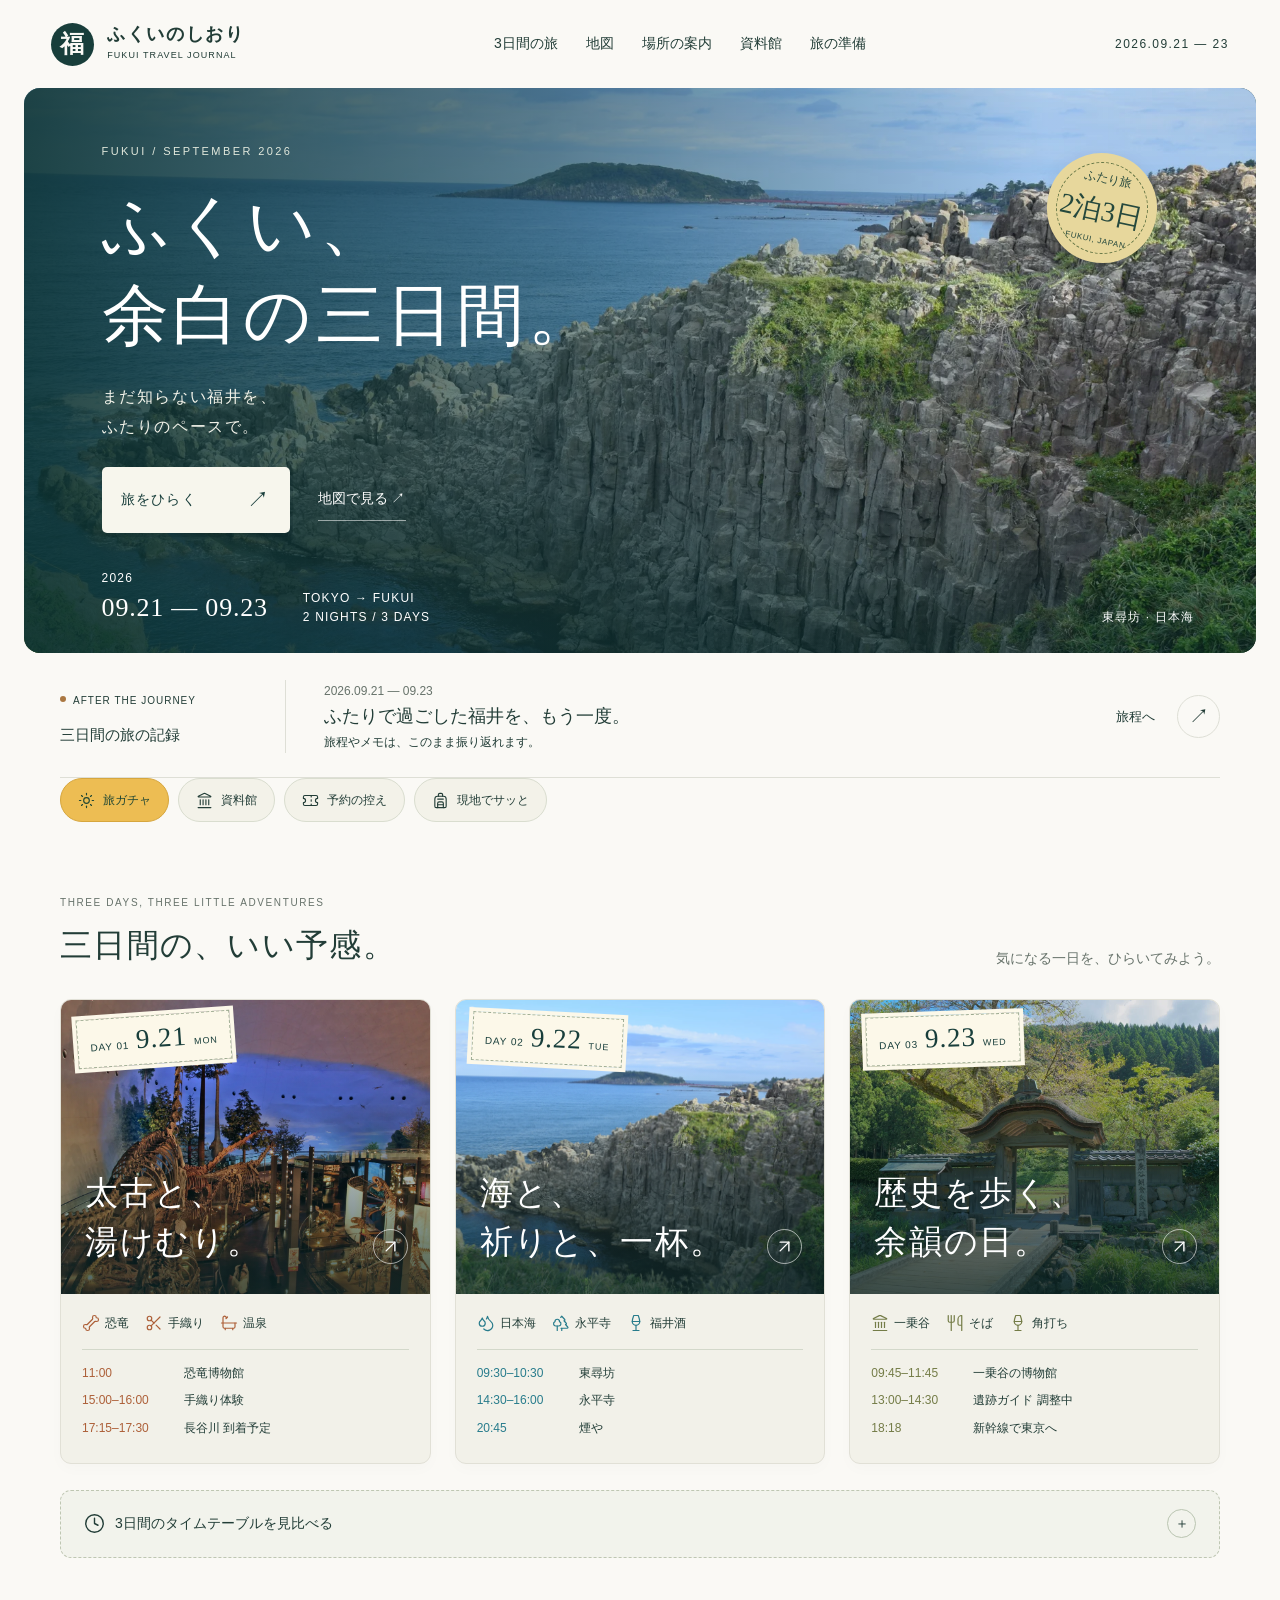
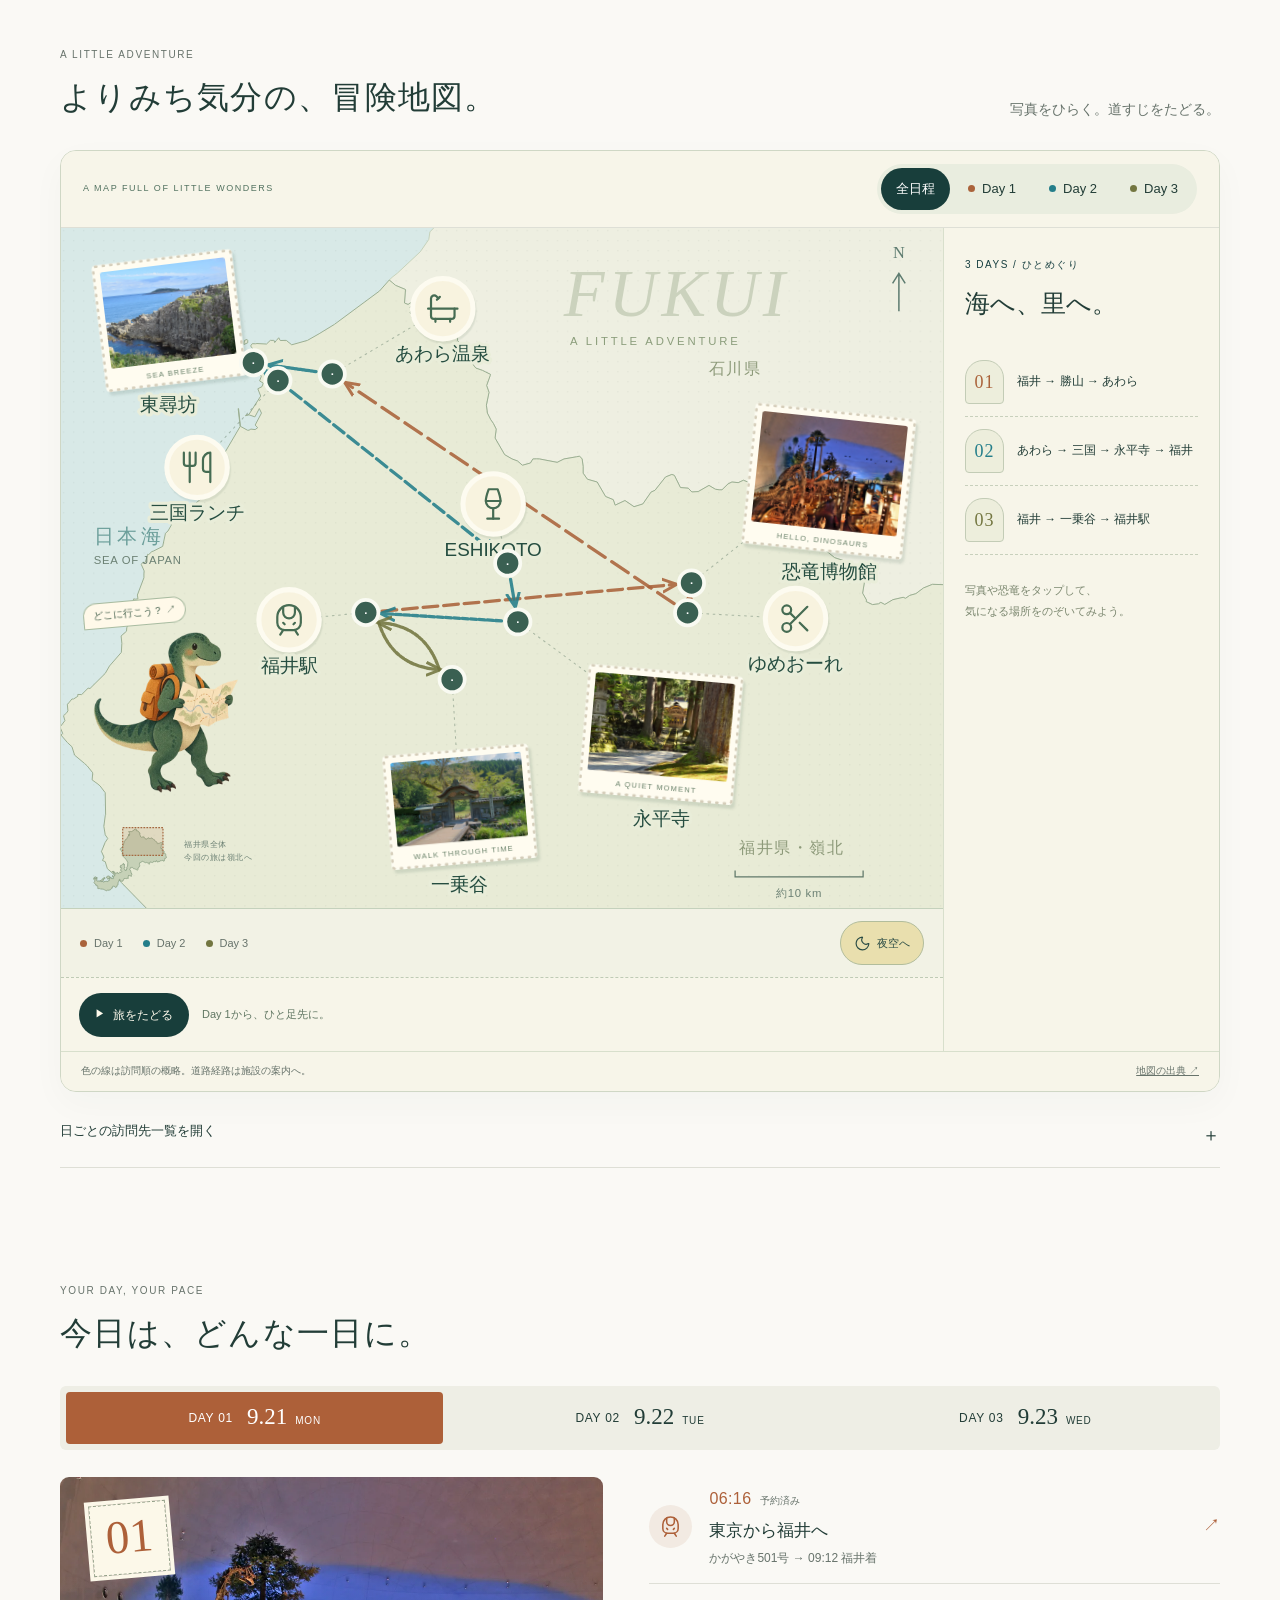
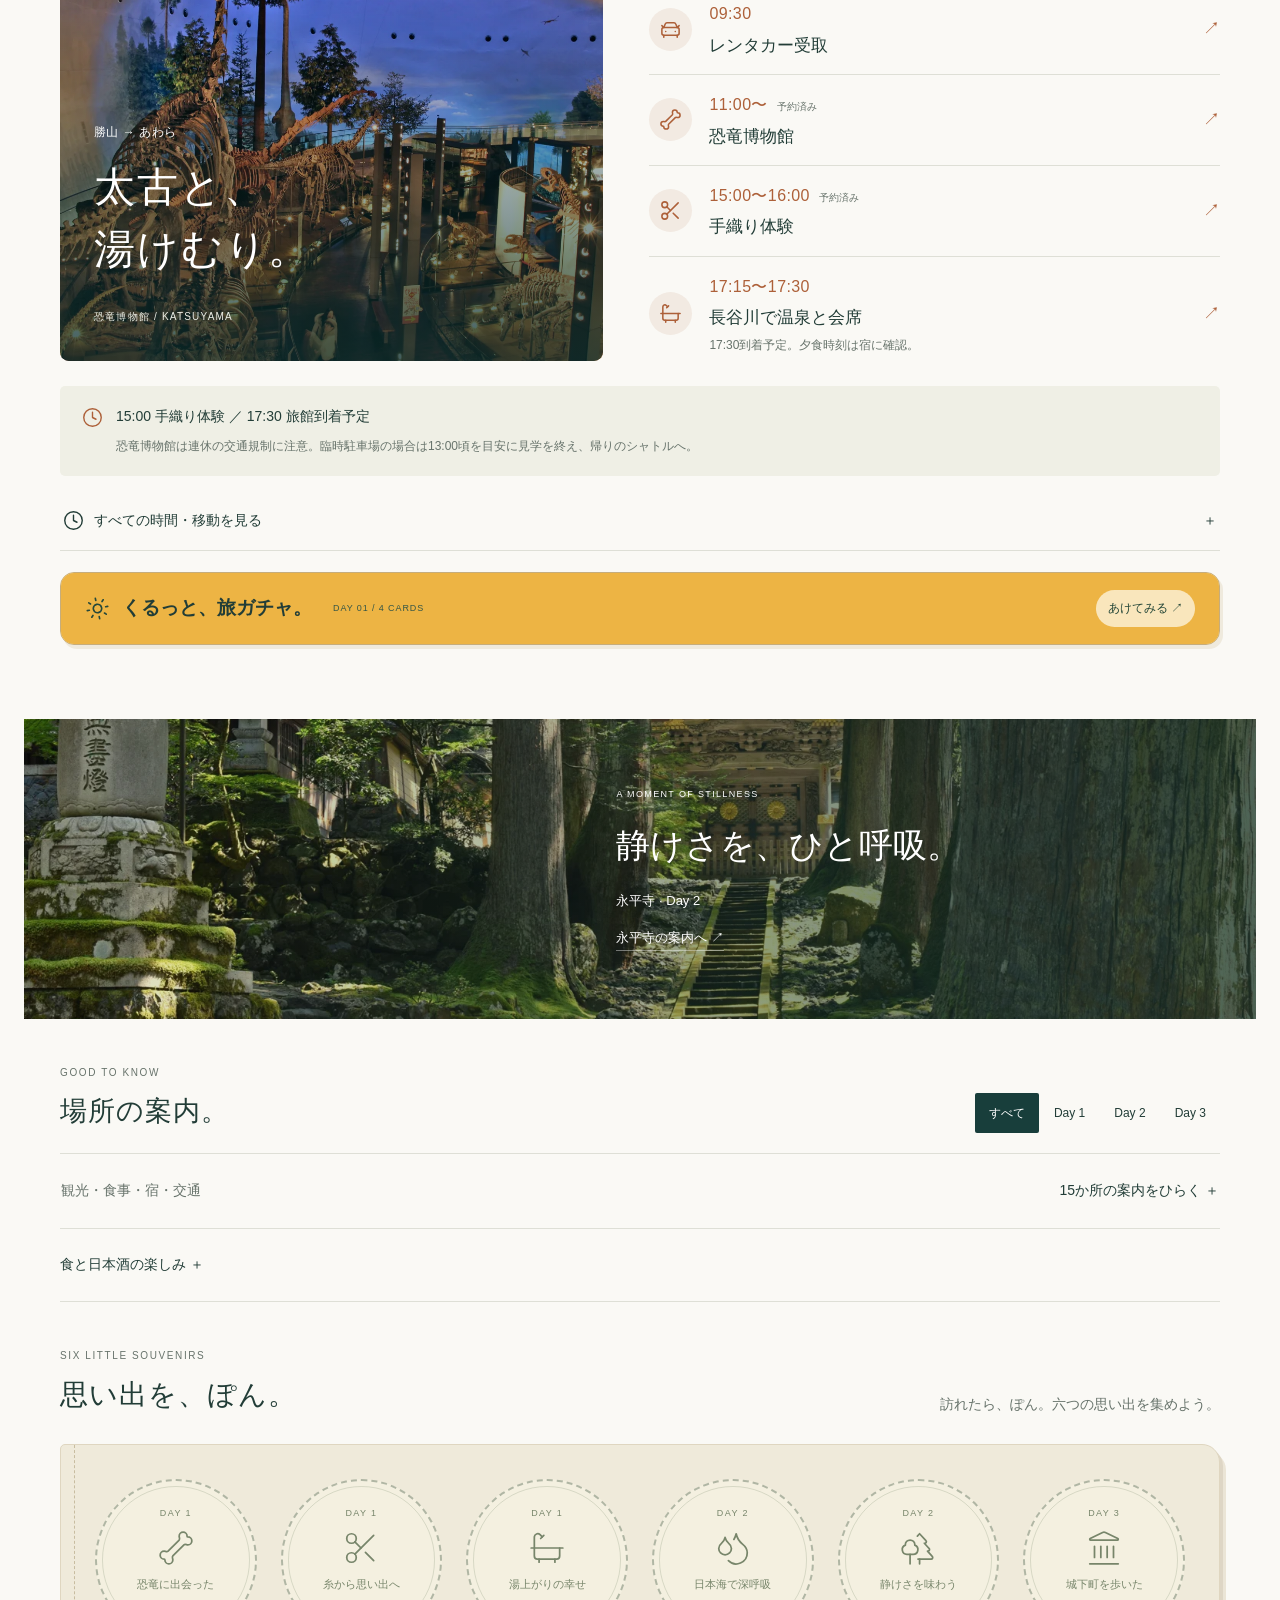
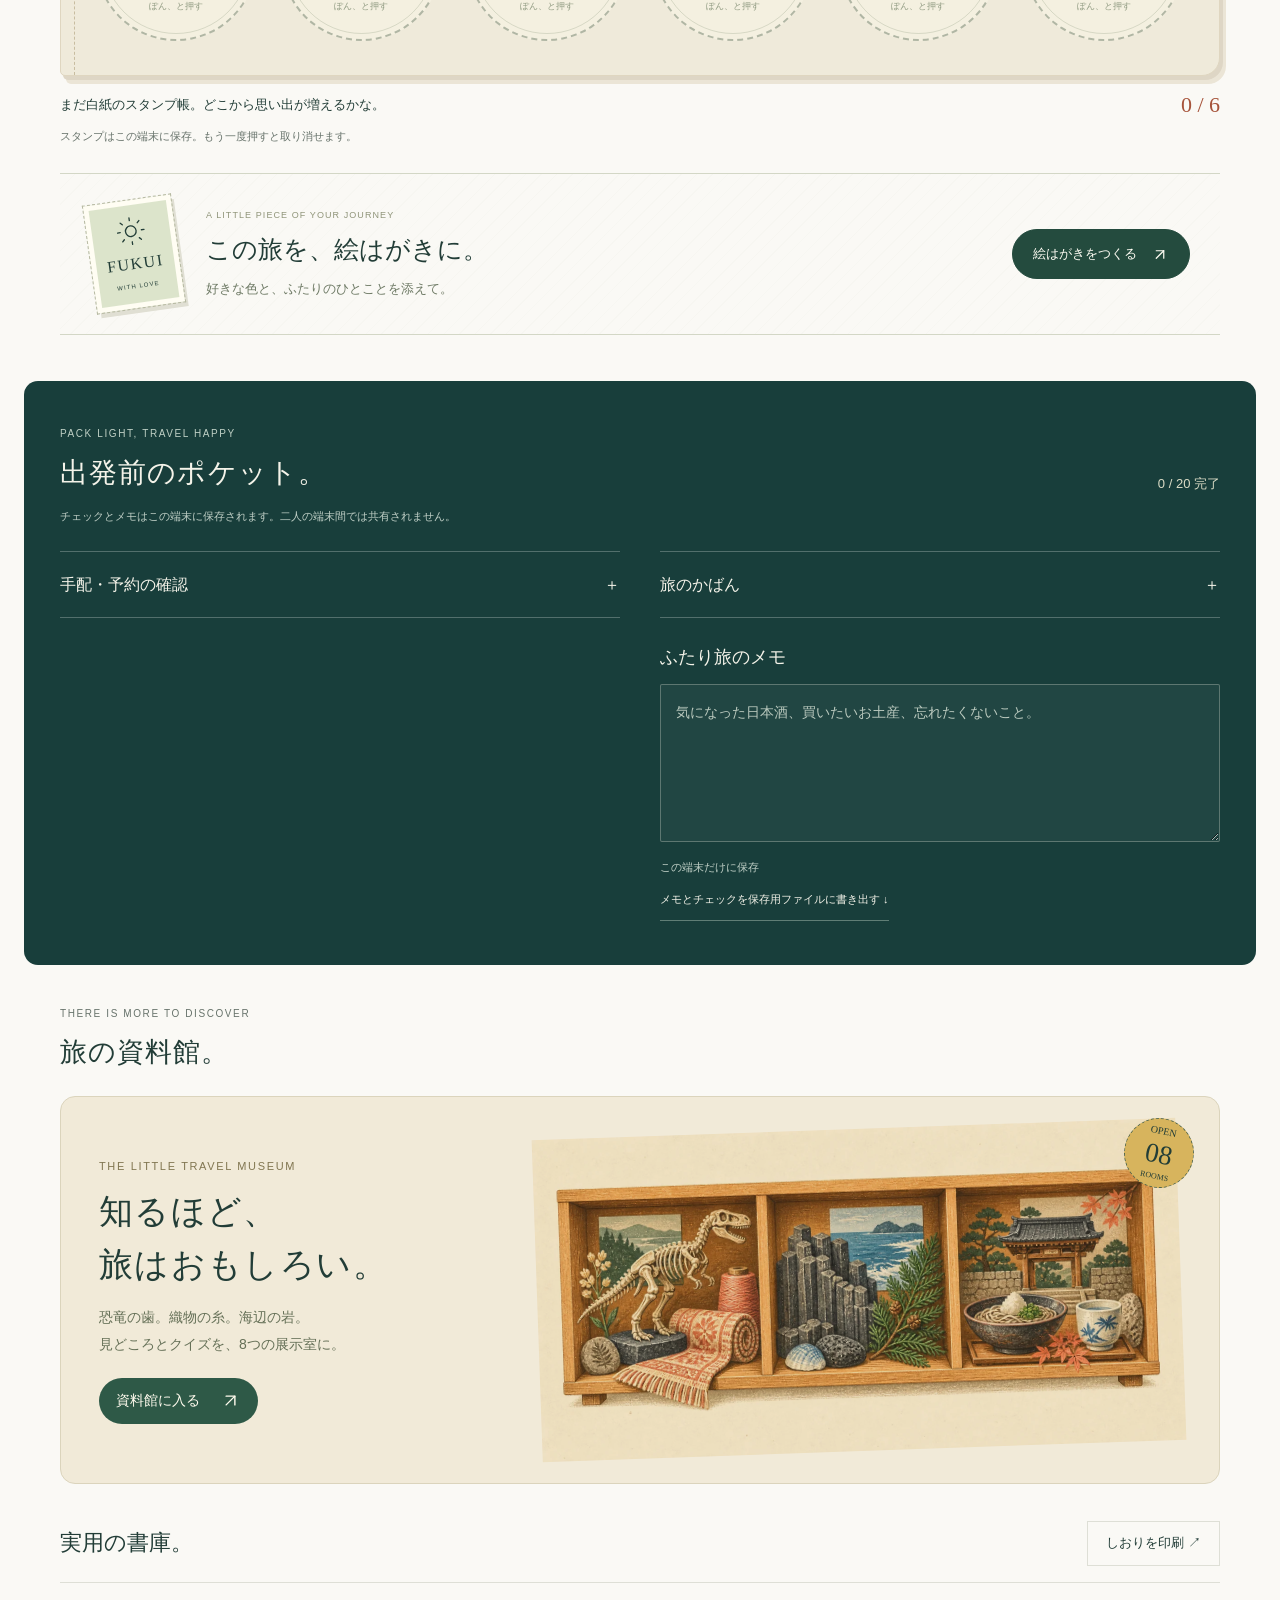
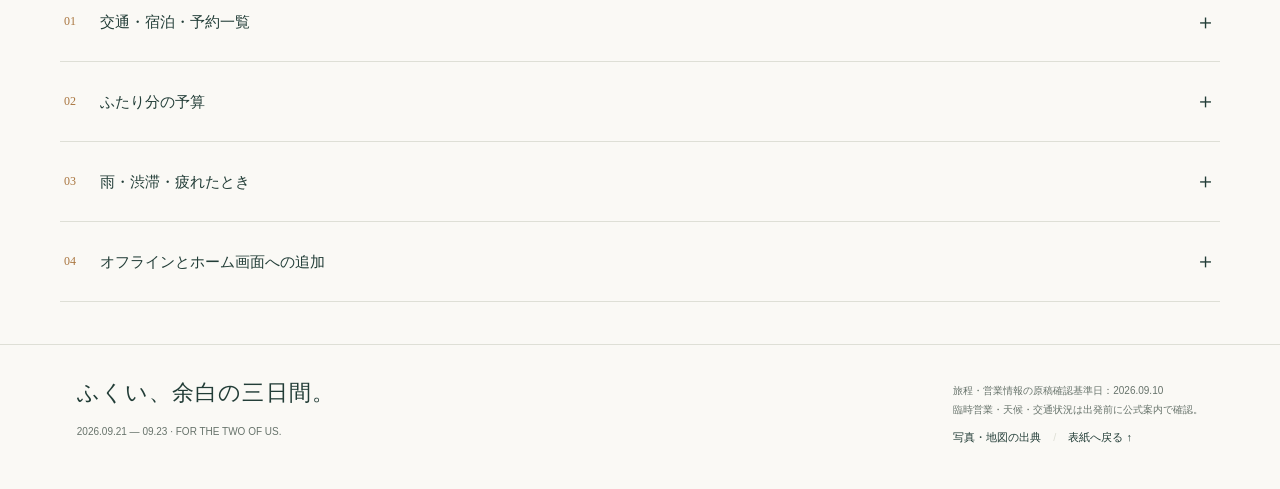
<file: index.html>
<!doctype html>
<html lang="ja">
<head>
<meta charset="utf-8"><meta name="viewport" content="width=device-width,initial-scale=1,viewport-fit=cover">
<meta name="theme-color" content="#173f40"><meta name="description" content="2026年9月21日〜23日。恐竜、温泉、日本海、永平寺、一乗谷。ふたりで巡る福井、三日間のデジタルしおり。">
<meta name="robots" content="noindex,nofollow"><meta name="apple-mobile-web-app-capable" content="yes"><meta name="apple-mobile-web-app-title" content="ふくいのしおり">
<title>ふくい、余白の三日間。｜2026.9.21–23</title>
<link rel="icon" href="assets/icon-192.png" type="image/png"><link rel="apple-touch-icon" href="assets/icon-192.png"><link rel="manifest" href="manifest.webmanifest">
<link rel="preload" as="image" href="assets/tojinbo.webp" fetchpriority="high"><link rel="stylesheet" href="style.css"><link rel="stylesheet" href="visual.css"><link rel="stylesheet" href="delight.css"><link rel="stylesheet" href="museum.css"><link rel="stylesheet" href="play.css"><link rel="stylesheet" href="wonder.css">
<script src="trip-data.js" defer></script><script src="app.js" defer></script><script src="journey-extras.js" defer></script><script src="postcard-renderer.js" defer></script><script src="play.js" defer></script><script src="wonder.js" defer></script>
</head>
<body>
<a class="skip-link" href="#journey">旅程へスキップ</a>
<header class="site-header"><a class="brand" href="#top" aria-label="ふくいのしおり 表紙へ"><span class="brand-mark">福</span><span>ふくいのしおり<small>FUKUI TRAVEL JOURNAL</small></span></a><nav aria-label="メインナビ"><a href="#timetable">3日間の旅</a><a href="#route">地図</a><a href="#places">場所の案内</a><a href="museum.html">資料館</a><a href="#preparation">旅の準備</a></nav><span class="header-date">2026.09.21 — 23</span></header>
<main id="top">
<section class="cover" aria-label="旅の表紙"><img class="cover-photo" src="assets/tojinbo.webp" alt="青い日本海に面する東尋坊の柱状節理の断崖" width="1800" height="1200" fetchpriority="high"><div class="cover-shade"></div><div class="cover-content"><p class="eyebrow">FUKUI / SEPTEMBER 2026</p><h1>ふくい、<br>余白の<span>三日間。</span></h1><p class="cover-copy">まだ知らない福井を、<br>ふたりのペースで。</p><div class="cover-actions"><a class="cover-cta" href="#timetable">旅をひらく <span>↗</span></a><a class="cover-map" href="#route">地図で見る ↗</a></div></div><div class="cover-bottom"><span>2026 <strong>09.21 — 09.23</strong></span><span>TOKYO → FUKUI<br>2 NIGHTS / 3 DAYS</span><span class="photo-place">東尋坊 · 日本海</span></div><a class="cover-seal" href="#stamps"><span>ふたり旅</span><strong>2泊3日</strong><small>FUKUI, JAPAN</small></a></section>

<section class="now-section section-wrap" id="now" aria-labelledby="now-heading"><div class="now-label"><span class="status-dot"></span><span id="journey-state">BEFORE THE JOURNEY</span><h2 id="now-heading">旅のはじまりまで</h2></div><div class="now-main" aria-live="polite"><p id="now-kicker">9月21日（月） 東京駅から出発</p><h3 id="now-title">06:16 東京発 → 09:12 福井着</h3><p id="now-note">かがやき501号。東京駅には05:45頃に到着を。</p><a id="now-fixed" href="#schedule-1" hidden><small>次の固定予定</small><span></span></a></div><a class="round-link" href="#journey" id="now-link">旅程へ <span>↗</span></a></section>
<nav class="journey-pockets section-wrap" aria-label="旅のポケット"><a href="#discovery-1" id="pocket-discovery"><svg class="ui-icon" aria-hidden="true" focusable="false"
  xmlns="http://www.w3.org/2000/svg"
  width="24"
  height="24"
  viewBox="0 0 24 24"
  fill="none"
  stroke="currentColor"
  stroke-width="2"
  stroke-linecap="round"
  stroke-linejoin="round"
>
  <circle cx="12" cy="12" r="4" />
  <path d="M12 2v2" />
  <path d="M12 20v2" />
  <path d="m4.93 4.93 1.41 1.41" />
  <path d="m17.66 17.66 1.41 1.41" />
  <path d="M2 12h2" />
  <path d="M20 12h2" />
  <path d="m6.34 17.66-1.41 1.41" />
  <path d="m19.07 4.93-1.41 1.41" />
</svg>
旅ガチャ</a><a href="museum.html"><svg class="ui-icon" aria-hidden="true" focusable="false"
  xmlns="http://www.w3.org/2000/svg"
  width="24"
  height="24"
  viewBox="0 0 24 24"
  fill="none"
  stroke="currentColor"
  stroke-width="2"
  stroke-linecap="round"
  stroke-linejoin="round"
>
  <path d="M10 18v-7" />
  <path d="M11.119 2.205a2 2 0 0 1 1.762 0l7.84 3.846A.5.5 0 0 1 20.5 7h-17a.5.5 0 0 1-.22-.949z" />
  <path d="M14 18v-7" />
  <path d="M18 18v-7" />
  <path d="M3 22h18" />
  <path d="M6 18v-7" />
</svg>
資料館</a><a href="#reservations"><svg class="ui-icon" aria-hidden="true" focusable="false"
  xmlns="http://www.w3.org/2000/svg"
  width="24"
  height="24"
  viewBox="0 0 24 24"
  fill="none"
  stroke="currentColor"
  stroke-width="2"
  stroke-linecap="round"
  stroke-linejoin="round"
>
  <path d="M2 9a3 3 0 0 1 0 6v2a2 2 0 0 0 2 2h16a2 2 0 0 0 2-2v-2a3 3 0 0 1 0-6V7a2 2 0 0 0-2-2H4a2 2 0 0 0-2 2Z" />
  <path d="M13 5v2" />
  <path d="M13 17v2" />
  <path d="M13 11v2" />
</svg>
予約の控え</a><a href="#rain-plan" id="field-help-open"><svg class="ui-icon" aria-hidden="true" focusable="false"
  xmlns="http://www.w3.org/2000/svg"
  width="24"
  height="24"
  viewBox="0 0 24 24"
  fill="none"
  stroke="currentColor"
  stroke-width="2"
  stroke-linecap="round"
  stroke-linejoin="round"
>
  <path d="M4 10a4 4 0 0 1 4-4h8a4 4 0 0 1 4 4v10a2 2 0 0 1-2 2H6a2 2 0 0 1-2-2z" />
  <path d="M8 10h8" />
  <path d="M8 18h8" />
  <path d="M8 22v-6a2 2 0 0 1 2-2h4a2 2 0 0 1 2 2v6" />
  <path d="M9 6V4a2 2 0 0 1 2-2h2a2 2 0 0 1 2 2v2" />
</svg>
現地でサッと</a></nav>
<section class="section-wrap summary-section" id="timetable"><div class="section-heading"><div><p class="eyebrow">THREE DAYS, THREE LITTLE ADVENTURES</p><h2>三日間の、いい予感。</h2></div><p>気になる一日を、ひらいてみよう。</p></div><div class="postcards"><article class="postcard postcard-1"><a href="#day-1" class="postcard-image"><img src="assets/dinosaur.webp" alt="福井県立恐竜博物館の風景" width="1200" height="800" loading="lazy"><span class="postcard-date">DAY 01<b>9.21</b><small>MON</small></span><h3>太古と、<br>湯けむり。</h3><span class="postcard-go" aria-label="この日をひらく"><svg class="ui-icon" aria-hidden="true" focusable="false"
  xmlns="http://www.w3.org/2000/svg"
  width="24"
  height="24"
  viewBox="0 0 24 24"
  fill="none"
  stroke="currentColor"
  stroke-width="2"
  stroke-linecap="round"
  stroke-linejoin="round"
>
  <path d="M7 7h10v10" />
  <path d="M7 17 17 7" />
</svg>
</span></a><div class="postcard-body"><div class="experience-chips"><span><svg class="ui-icon" aria-hidden="true" focusable="false"
  xmlns="http://www.w3.org/2000/svg"
  width="24"
  height="24"
  viewBox="0 0 24 24"
  fill="none"
  stroke="currentColor"
  stroke-width="2"
  stroke-linecap="round"
  stroke-linejoin="round"
>
  <path d="M17 10c.7-.7 1.69 0 2.5 0a2.5 2.5 0 1 0 0-5 .5.5 0 0 1-.5-.5 2.5 2.5 0 1 0-5 0c0 .81.7 1.8 0 2.5l-7 7c-.7.7-1.69 0-2.5 0a2.5 2.5 0 0 0 0 5c.28 0 .5.22.5.5a2.5 2.5 0 1 0 5 0c0-.81-.7-1.8 0-2.5Z" />
</svg>
恐竜</span><span><svg class="ui-icon" aria-hidden="true" focusable="false"
  xmlns="http://www.w3.org/2000/svg"
  width="24"
  height="24"
  viewBox="0 0 24 24"
  fill="none"
  stroke="currentColor"
  stroke-width="2"
  stroke-linecap="round"
  stroke-linejoin="round"
>
  <circle cx="6" cy="6" r="3" />
  <path d="M8.12 8.12 12 12" />
  <path d="M20 4 8.12 15.88" />
  <circle cx="6" cy="18" r="3" />
  <path d="M14.8 14.8 20 20" />
</svg>
手織り</span><span><svg class="ui-icon" aria-hidden="true" focusable="false"
  xmlns="http://www.w3.org/2000/svg"
  width="24"
  height="24"
  viewBox="0 0 24 24"
  fill="none"
  stroke="currentColor"
  stroke-width="2"
  stroke-linecap="round"
  stroke-linejoin="round"
>
  <path d="M10 4 8 6" />
  <path d="M17 19v2" />
  <path d="M2 12h20" />
  <path d="M7 19v2" />
  <path d="M9 5 7.621 3.621A2.121 2.121 0 0 0 4 5v12a2 2 0 0 0 2 2h12a2 2 0 0 0 2-2v-5" />
</svg>
温泉</span></div><div class="postcard-times"><span><time>11:00</time><span>恐竜博物館</span></span><span><time>15:00–16:00</time><span>手織り体験</span></span><span><time>17:15–17:30</time><span>長谷川 到着予定</span></span></div></div></article><article class="postcard postcard-2"><a href="#day-2" class="postcard-image"><img src="assets/tojinbo.webp" alt="青い日本海に面する東尋坊の断崖" width="1200" height="800" loading="lazy"><span class="postcard-date">DAY 02<b>9.22</b><small>TUE</small></span><h3>海と、<br>祈りと、一杯。</h3><span class="postcard-go" aria-label="この日をひらく"><svg class="ui-icon" aria-hidden="true" focusable="false"
  xmlns="http://www.w3.org/2000/svg"
  width="24"
  height="24"
  viewBox="0 0 24 24"
  fill="none"
  stroke="currentColor"
  stroke-width="2"
  stroke-linecap="round"
  stroke-linejoin="round"
>
  <path d="M7 7h10v10" />
  <path d="M7 17 17 7" />
</svg>
</span></a><div class="postcard-body"><div class="experience-chips"><span><svg class="ui-icon" aria-hidden="true" focusable="false"
  xmlns="http://www.w3.org/2000/svg"
  width="24"
  height="24"
  viewBox="0 0 24 24"
  fill="none"
  stroke="currentColor"
  stroke-width="2"
  stroke-linecap="round"
  stroke-linejoin="round"
>
  <path d="M7 16.3c2.2 0 4-1.83 4-4.05 0-1.16-.57-2.26-1.71-3.19S7.29 6.75 7 5.3c-.29 1.45-1.14 2.84-2.29 3.76S3 11.1 3 12.25c0 2.22 1.8 4.05 4 4.05z" />
  <path d="M12.56 6.6A10.97 10.97 0 0 0 14 3.02c.5 2.5 2 4.9 4 6.5s3 3.5 3 5.5a6.98 6.98 0 0 1-11.91 4.97" />
</svg>
日本海</span><span><svg class="ui-icon" aria-hidden="true" focusable="false"
  xmlns="http://www.w3.org/2000/svg"
  width="24"
  height="24"
  viewBox="0 0 24 24"
  fill="none"
  stroke="currentColor"
  stroke-width="2"
  stroke-linecap="round"
  stroke-linejoin="round"
>
  <path d="M10 10v.2A3 3 0 0 1 8.9 16H5a3 3 0 0 1-1-5.8V10a3 3 0 0 1 6 0Z" />
  <path d="M7 16v6" />
  <path d="M13 19v3" />
  <path d="M12 19h8.3a1 1 0 0 0 .7-1.7L18 14h.3a1 1 0 0 0 .7-1.7L16 9h.2a1 1 0 0 0 .8-1.7L13 3l-1.4 1.5" />
</svg>
永平寺</span><span><svg class="ui-icon" aria-hidden="true" focusable="false"
  xmlns="http://www.w3.org/2000/svg"
  width="24"
  height="24"
  viewBox="0 0 24 24"
  fill="none"
  stroke="currentColor"
  stroke-width="2"
  stroke-linecap="round"
  stroke-linejoin="round"
>
  <path d="M8 22h8" />
  <path d="M7 10h10" />
  <path d="M12 15v7" />
  <path d="M12 15a5 5 0 0 0 5-5c0-2-.5-4-2-8H9c-1.5 4-2 6-2 8a5 5 0 0 0 5 5Z" />
</svg>
福井酒</span></div><div class="postcard-times"><span><time>09:30–10:30</time><span>東尋坊</span></span><span><time>14:30–16:00</time><span>永平寺</span></span><span><time>20:45</time><span>煙や</span></span></div></div></article><article class="postcard postcard-3"><a href="#day-3" class="postcard-image"><img src="assets/ichijodani.webp" alt="一乗谷朝倉氏遺跡の風景" width="1200" height="800" loading="lazy"><span class="postcard-date">DAY 03<b>9.23</b><small>WED</small></span><h3>歴史を歩く、<br>余韻の日。</h3><span class="postcard-go" aria-label="この日をひらく"><svg class="ui-icon" aria-hidden="true" focusable="false"
  xmlns="http://www.w3.org/2000/svg"
  width="24"
  height="24"
  viewBox="0 0 24 24"
  fill="none"
  stroke="currentColor"
  stroke-width="2"
  stroke-linecap="round"
  stroke-linejoin="round"
>
  <path d="M7 7h10v10" />
  <path d="M7 17 17 7" />
</svg>
</span></a><div class="postcard-body"><div class="experience-chips"><span><svg class="ui-icon" aria-hidden="true" focusable="false"
  xmlns="http://www.w3.org/2000/svg"
  width="24"
  height="24"
  viewBox="0 0 24 24"
  fill="none"
  stroke="currentColor"
  stroke-width="2"
  stroke-linecap="round"
  stroke-linejoin="round"
>
  <path d="M10 18v-7" />
  <path d="M11.119 2.205a2 2 0 0 1 1.762 0l7.84 3.846A.5.5 0 0 1 20.5 7h-17a.5.5 0 0 1-.22-.949z" />
  <path d="M14 18v-7" />
  <path d="M18 18v-7" />
  <path d="M3 22h18" />
  <path d="M6 18v-7" />
</svg>
一乗谷</span><span><svg class="ui-icon" aria-hidden="true" focusable="false"
  xmlns="http://www.w3.org/2000/svg"
  width="24"
  height="24"
  viewBox="0 0 24 24"
  fill="none"
  stroke="currentColor"
  stroke-width="2"
  stroke-linecap="round"
  stroke-linejoin="round"
>
  <path d="M3 2v7c0 1.1.9 2 2 2h4a2 2 0 0 0 2-2V2" />
  <path d="M7 2v20" />
  <path d="M21 15V2a5 5 0 0 0-5 5v6c0 1.1.9 2 2 2h3Zm0 0v7" />
</svg>
そば</span><span><svg class="ui-icon" aria-hidden="true" focusable="false"
  xmlns="http://www.w3.org/2000/svg"
  width="24"
  height="24"
  viewBox="0 0 24 24"
  fill="none"
  stroke="currentColor"
  stroke-width="2"
  stroke-linecap="round"
  stroke-linejoin="round"
>
  <path d="M8 22h8" />
  <path d="M7 10h10" />
  <path d="M12 15v7" />
  <path d="M12 15a5 5 0 0 0 5-5c0-2-.5-4-2-8H9c-1.5 4-2 6-2 8a5 5 0 0 0 5 5Z" />
</svg>
角打ち</span></div><div class="postcard-times"><span><time>09:45–11:45</time><span>一乗谷の博物館</span></span><span><time>13:00–14:30</time><span>遺跡ガイド 調整中</span></span><span><time>18:18</time><span>新幹線で東京へ</span></span></div></div></article></div><details class="overview-details"><summary><span><svg class="ui-icon" aria-hidden="true" focusable="false"
  xmlns="http://www.w3.org/2000/svg"
  width="24"
  height="24"
  viewBox="0 0 24 24"
  fill="none"
  stroke="currentColor"
  stroke-width="2"
  stroke-linecap="round"
  stroke-linejoin="round"
>
  <circle cx="12" cy="12" r="10" />
  <path d="M12 6v6l4 2" />
</svg>
 3日間のタイムテーブルを見比べる</span><span>＋</span></summary><div class="summary-topline"><span>2026.09.21 — 23</span><span>● 固定の予約・列車　／　そのほかは計画上の目安</span></div><p class="summary-scroll-hint">左右にスワイプして、3日間を見比べる ↔</p><div class="summary-scroll" role="region" aria-label="全日程のタイムテーブル。横スクロールできます" tabindex="0"><table class="summary-table"><caption class="sr-only">2026年9月21日から23日の主要予定。朝・昼・午後・夜ごとに3日間を比較。</caption><thead><tr><th scope="col" class="summary-corner">TIME<br><span>OF DAY</span></th><th scope="col" class="summary-day-1"><span>DAY 01</span><strong>9.21<small>（月）</small></strong><em>恐竜・手織り・温泉</em></th><th scope="col" class="summary-day-2"><span>DAY 02</span><strong>9.22<small>（火）</small></strong><em>海・祈り・福井酒</em></th><th scope="col" class="summary-day-3"><span>DAY 03</span><strong>9.23<small>（水）</small></strong><em>歴史・そば・乾杯</em></th></tr></thead><tbody><tr><th scope="row"><span>早朝</span><small>出発・朝の支度</small></th><td class="summary-day-1"><a class="summary-event" href="#day-1"><span class="summary-time">05:45頃</span><strong>東京駅到着目標</strong></a><a class="summary-event" href="#day-1"><span class="summary-time">06:16<span class="summary-fixed">固定</span></span><strong>東京駅発</strong></a></td><td class="summary-day-2"><a class="summary-event" href="#place-hasegawa"><span class="summary-time">07:30または08:00</span><strong>長谷川で朝食</strong></a></td><td class="summary-day-3"><a class="summary-event" href="#day-3"><span class="summary-time">07:30〜08:30頃</span><strong>朝食・身支度</strong></a></td></tr><tr><th scope="row"><span>午前</span><small>09:00 — 12:00</small></th><td class="summary-day-1"><a class="summary-event" href="#day-1"><span class="summary-time">09:12</span><strong>福井駅着</strong></a><a class="summary-event" href="#place-car"><span class="summary-time">09:30</span><strong>レンタカー受付・受取</strong></a><a class="summary-event" href="#place-dinosaur"><span class="summary-time">11:00〜<span class="summary-fixed">固定</span></span><strong>恐竜博物館</strong></a></td><td class="summary-day-2"><a class="summary-event" href="#day-2"><span class="summary-time">09:00</span><strong>チェックアウト</strong></a><a class="summary-event" href="#place-tojinbo"><span class="summary-time">09:30〜10:30</span><strong>東尋坊散策</strong></a><a class="summary-event" href="#place-lunch"><span class="summary-time">11:00〜12:15<span class="summary-pending">未予約</span></span><strong>みくに隠居処で昼食予定</strong></a></td><td class="summary-day-3"><a class="summary-event" href="#day-3"><span class="summary-time">09:00</span><strong>ホテルチェックアウト</strong></a><a class="summary-event" href="#place-museum"><span class="summary-time">09:45〜11:45</span><strong>一乗谷朝倉氏遺跡博物館</strong></a></td></tr><tr><th scope="row"><span>昼</span><small>12:00 — 14:00</small></th><td class="summary-day-1"><a class="summary-event" href="#day-1"><span class="summary-time">13:00〜13:30</span><strong>見学終了・移動開始</strong></a><a class="summary-event" href="#day-1"><span class="summary-time">移動前後</span><strong>軽い昼食</strong></a></td><td class="summary-day-2"><a class="summary-event" href="#place-eshikoto"><span class="summary-time">13:15〜14:00</span><strong>ESHIKOTO</strong></a></td><td class="summary-day-3"><a class="summary-event" href="#day-3"><span class="summary-time">11:45〜12:45</span><strong>昼食・遺跡方面への移動</strong></a><a class="summary-event" href="#place-ruins"><span class="summary-time">13:00〜14:30<span class="summary-pending">予約調整中</span></span><strong>遺跡をガイド付きで見学予定</strong></a></td></tr><tr><th scope="row"><span>午後</span><small>14:00 — 17:00</small></th><td class="summary-day-1"><a class="summary-event" href="#place-weaving"><span class="summary-time">15:00〜16:00<span class="summary-fixed">固定</span></span><strong>手織り体験</strong></a><a class="summary-event" href="#day-1"><span class="summary-time">16:00</span><strong>勝山出発</strong></a></td><td class="summary-day-2"><a class="summary-event" href="#place-eiheiji"><span class="summary-time">14:30〜16:00</span><strong>大本山永平寺</strong></a><a class="summary-event" href="#day-2"><span class="summary-time">16:00〜17:00</span><strong>福井市へ移動・駐車</strong></a></td><td class="summary-day-3"><a class="summary-event" href="#day-3"><span class="summary-time">15:00</span><strong>一乗谷出発</strong></a><a class="summary-event" href="#place-car"><span class="summary-time">16:00〜16:30</span><strong>レンタカー返却</strong><small>返却予約は17:00</small></a><a class="summary-event" href="#place-mizumoto"><span class="summary-time">16:45〜17:15</span><strong>みずもとで角打ち</strong><small>車の返却完了後</small></a></td></tr><tr><th scope="row"><span>夜</span><small>17:00 — 帰着・就寝</small></th><td class="summary-day-1"><a class="summary-event" href="#place-hasegawa"><span class="summary-time">17:15〜17:30</span><strong>長谷川チェックイン</strong></a><a class="summary-event" href="#place-hasegawa"><span class="summary-time">夕食</span><strong>旅館の「結会席」</strong><small>夕食時刻は宿に確認</small></a></td><td class="summary-day-2"><a class="summary-event" href="#place-fujita"><span class="summary-time">17:00頃</span><strong>ホテルフジタ福井チェックイン</strong></a><a class="summary-event" href="#day-2"><span class="summary-time">17:00〜20:15</span><strong>休憩・身支度・近場の散歩</strong></a><a class="summary-event" href="#place-kemuriya"><span class="summary-time">20:45〜<span class="summary-fixed">固定</span></span><strong>煙やで夕食</strong></a></td><td class="summary-day-3"><a class="summary-event" href="#day-3"><span class="summary-time">17:45頃</span><strong>新幹線改札へ</strong></a><a class="summary-event" href="#day-3"><span class="summary-time">18:18<span class="summary-fixed">固定</span></span><strong>福井駅発</strong></a><a class="summary-event" href="#day-3"><span class="summary-time">21:20</span><strong>東京駅着</strong></a></td></tr></tbody></table></div><div class="summary-ticket"><span>RETURN TICKET</span><p><b>9.23　18:18 福井 → 21:20 東京</b><small>かがやき582号 · 指定席2名</small></p><a href="#day-3">最終日の詳細 ↗</a></div></details></section>
<section class="section-wrap" id="route"><div class="section-heading"><div><p class="eyebrow">A LITTLE ADVENTURE</p><h2>よりみち気分の、冒険地図。</h2></div><p>写真をひらく。道すじをたどる。</p></div><div class="map-tool"><div class="map-toolbar"><span class="eyebrow">A MAP FULL OF LITTLE WONDERS</span><div class="map-filters" role="group" aria-label="地図の日程"><button type="button" data-map-day="all" aria-pressed="true">全日程</button><button type="button" data-map-day="1" aria-pressed="false" style="--route-color:#aa633b"><i aria-hidden="true"></i>Day 1</button><button type="button" data-map-day="2" aria-pressed="false" style="--route-color:#247e8a"><i aria-hidden="true"></i>Day 2</button><button type="button" data-map-day="3" aria-pressed="false" style="--route-color:#737640"><i aria-hidden="true"></i>Day 3</button></div></div><div class="map-layout"><div class="map-canvas"><div class="map-surface" tabindex="0" role="region" aria-label="福井県の旅の地図。拡大時は左右にスクロールできます"><button class="map-zoom" id="map-zoom" type="button" aria-pressed="false">地図を拡大 ＋</button><div class="map-artboard"><svg class="fukui-map" viewBox="0 0 700 540" aria-labelledby="map-svg-title map-svg-desc"><title id="map-svg-title">福井県の北部・嶺北を巡る3日間の冒険マップ</title><desc id="map-svg-desc">北が上。Day 1は福井から東の勝山、北西のあわら。Day 2は西の東尋坊と三国から南東のESHIKOTO・永平寺を経て福井。Day 3は南東の一乗谷と福井を往復。写真とアイコンは線で実際の代表位置に結んでいます。色の線は訪問順で、道路の経路ではありません。</desc><defs><clipPath id="photo-clip-dinosaur"><rect x="0" y="0" width="116" height="88" rx="2"/></clipPath><clipPath id="photo-clip-tojinbo"><rect x="0" y="0" width="100" height="77" rx="2"/></clipPath><clipPath id="photo-clip-eiheiji"><rect x="0" y="0" width="111" height="78" rx="2"/></clipPath><clipPath id="photo-clip-ichijo"><rect x="0" y="0" width="104" height="67" rx="2"/></clipPath><marker id="arrow-1" viewBox="0 0 10 10" refX="8" refY="5" markerWidth="5" markerHeight="5" orient="auto-start-reverse"><path d="M0,1 L9,5 L0,9" fill="none" stroke="#aa633b" stroke-width="1.8"/></marker><marker id="arrow-2" viewBox="0 0 10 10" refX="8" refY="5" markerWidth="5" markerHeight="5" orient="auto-start-reverse"><path d="M0,1 L9,5 L0,9" fill="none" stroke="#247e8a" stroke-width="1.8"/></marker><marker id="arrow-3" viewBox="0 0 10 10" refX="8" refY="5" markerWidth="5" markerHeight="5" orient="auto-start-reverse"><path d="M0,1 L9,5 L0,9" fill="none" stroke="#737640" stroke-width="1.8"/></marker><pattern id="map-grain" width="8" height="8" patternUnits="userSpaceOnUse"><circle cx="2" cy="2" r=".6" fill="#254b3e" opacity=".07"/></pattern></defs><rect class="map-sea" width="700" height="540" fill="#d8e9e7"/><path d="M-841.5,898.2 L-842.9,895.4 L-847.5,895.2 L-857.1,897.0 L-867.5,902.0 L-870.9,900.1 L-872.8,900.8 L-875.0,900.6 L-878.0,900.4 L-878.8,900.4 L-886.0,906.1 L-890.6,907.6 L-893.7,912.2 L-898.3,911.8 L-905.2,916.2 L-908.1,922.1 L-912.3,925.6 L-916.3,922.3 L-918.7,923.2 L-922.4,923.9 L-927.1,924.6 L-934.3,926.1 L-937.4,926.2 L-942.1,926.2 L-943.9,923.7 L-945.5,916.5 L-953.0,909.0 L-952.5,907.4 L-950.2,903.1 L-949.3,897.5 L-952.2,893.3 L-953.3,889.7 L-958.2,887.5 L-963.1,884.4 L-965.4,878.6 L-970.0,874.6 L-974.8,871.4 L-976.8,871.7 L-983.2,868.4 L-984.0,864.3 L-992.1,854.1 L-995.5,854.5 L-995.0,851.9 L-1000.1,845.4 L-1000.8,842.6 L-1005.0,842.3 L-1008.1,840.7 L-1007.1,834.6 L-1005.9,834.8 L-1000.7,830.8 L-997.7,825.4 L-997.4,813.2 L-994.1,810.7 L-992.1,807.3 L-991.4,805.0 L-992.1,799.6 L-992.6,796.7 L-992.9,786.6 L-997.0,785.6 L-997.0,778.9 L-996.5,772.3 L-999.0,769.6 L-996.4,761.6 L-993.4,759.8 L-992.1,759.8 L-991.1,760.2 L-986.8,758.8 L-982.8,760.7 L-984.6,762.8 L-983.4,763.9 L-980.8,762.8 L-980.9,770.5 L-981.5,774.5 L-979.5,774.2 L-978.3,773.2 L-977.1,773.6 L-975.1,772.5 L-971.6,775.4 L-967.0,772.0 L-961.7,775.3 L-945.1,774.8 L-935.3,770.1 L-934.1,770.2 L-927.2,767.2 L-920.6,764.0 L-917.0,762.1 L-906.2,753.3 L-906.1,748.3 L-907.3,747.3 L-907.5,744.6 L-905.9,744.7 L-906.3,743.8 L-905.8,741.4 L-905.0,742.0 L-903.3,741.1 L-901.5,741.1 L-901.0,740.4 L-899.4,733.4 L-896.0,734.3 L-894.0,732.3 L-890.4,726.6 L-888.8,723.0 L-885.3,723.5 L-883.1,725.1 L-878.0,723.7 L-876.7,724.1 L-875.0,722.7 L-873.3,721.2 L-871.7,721.4 L-868.7,721.9 L-864.6,721.6 L-863.4,721.9 L-862.2,724.4 L-859.3,724.2 L-854.8,726.2 L-847.9,723.2 L-848.0,717.9 L-842.7,712.2 L-839.7,712.5 L-837.3,714.2 L-832.7,711.0 L-819.6,705.1 L-818.9,703.2 L-818.1,699.5 L-815.9,700.4 L-812.1,693.7 L-811.6,693.5 L-810.8,693.4 L-808.3,693.5 L-800.4,687.7 L-795.9,680.2 L-798.4,672.6 L-796.8,669.3 L-795.1,669.2 L-790.8,671.2 L-790.8,668.3 L-790.6,668.0 L-789.4,665.9 L-787.6,667.3 L-780.8,666.7 L-779.8,664.9 L-778.6,664.9 L-774.6,662.4 L-773.0,664.5 L-763.8,662.0 L-762.3,662.5 L-752.1,654.2 L-753.0,653.8 L-753.1,651.6 L-748.8,649.1 L-747.3,654.2 L-743.5,657.5 L-738.3,655.0 L-736.4,655.1 L-733.8,654.2 L-733.4,653.4 L-732.0,653.7 L-725.6,652.1 L-724.3,647.4 L-722.6,649.0 L-717.6,648.9 L-716.2,646.0 L-710.5,646.3 L-705.8,643.4 L-705.8,639.8 L-702.7,641.8 L-701.4,641.6 L-698.1,638.1 L-697.3,638.0 L-695.3,641.2 L-693.4,641.0 L-688.3,642.1 L-673.0,633.1 L-674.2,630.3 L-674.4,626.8 L-671.4,624.8 L-669.5,628.3 L-667.2,630.1 L-660.8,636.7 L-659.5,639.2 L-658.5,638.3 L-657.1,640.6 L-652.4,646.3 L-649.7,649.6 L-647.2,649.7 L-646.5,647.1 L-645.1,647.2 L-643.9,647.3 L-642.1,649.8 L-644.6,651.6 L-645.2,653.3 L-645.6,653.6 L-646.0,654.2 L-646.3,655.4 L-640.4,664.0 L-638.0,663.8 L-636.0,663.6 L-633.8,663.6 L-630.9,666.3 L-625.5,666.3 L-625.5,676.8 L-624.7,680.1 L-621.9,678.6 L-619.1,682.2 L-615.9,681.2 L-615.3,682.7 L-612.8,685.0 L-612.3,689.6 L-611.9,696.8 L-613.4,702.9 L-613.4,705.6 L-613.9,708.5 L-612.6,708.5 L-610.9,707.0 L-609.7,707.1 L-604.7,711.1 L-598.7,714.9 L-596.9,714.6 L-593.8,720.6 L-595.4,722.3 L-596.1,721.0 L-597.5,727.6 L-601.3,735.0 L-601.8,738.3 L-601.9,742.8 L-601.7,748.3 L-598.5,756.3 L-600.5,755.9 L-602.3,757.8 L-606.4,759.6 L-609.0,754.6 L-612.1,754.2 L-611.7,751.9 L-610.5,752.2 L-607.9,748.3 L-607.3,748.1 L-606.7,744.0 L-608.3,743.6 L-611.7,742.9 L-612.6,741.9 L-618.2,748.3 L-619.1,748.7 L-619.6,748.7 L-619.7,748.5 L-619.8,748.3 L-623.8,745.8 L-623.9,748.3 L-623.9,749.6 L-626.9,752.2 L-628.1,751.5 L-630.3,751.1 L-634.3,757.1 L-642.8,769.1 L-649.7,789.2 L-652.0,804.1 L-658.2,808.0 L-661.6,811.6 L-665.2,817.0 L-669.6,823.6 L-680.5,830.8 L-686.8,842.6 L-687.3,844.6 L-699.2,860.0 L-704.0,874.0 L-703.8,885.6 L-701.6,889.8 L-698.7,897.0 L-695.6,895.7 L-693.9,898.5 L-691.1,897.7 L-690.3,895.7 L-688.8,896.0 L-685.0,892.0 L-683.4,882.1 L-689.2,877.8 L-688.7,874.0 L-684.8,869.3 L-683.2,869.3 L-680.1,868.1 L-674.5,864.0 L-672.6,864.1 L-670.8,864.0 L-666.1,854.5 L-667.0,843.3 L-665.8,843.7 L-659.8,848.1 L-654.8,845.0 L-655.3,842.6 L-655.3,841.1 L-653.2,841.2 L-651.0,837.1 L-649.7,837.8 L-647.5,834.6 L-645.0,828.1 L-642.5,828.5 L-641.7,840.1 L-645.8,840.0 L-649.6,842.6 L-647.4,845.0 L-649.7,846.2 L-649.7,848.1 L-649.0,849.8 L-644.9,852.4 L-646.0,854.5 L-646.1,861.0 L-640.5,864.0 L-638.7,863.8 L-631.8,864.6 L-629.9,865.5 L-625.0,871.5 L-630.4,875.1 L-635.1,878.8 L-642.4,876.2 L-643.1,880.7 L-646.9,878.9 L-646.8,875.8 L-645.4,872.8 L-649.7,870.6 L-651.4,871.0 L-657.9,877.8 L-658.7,888.5 L-652.1,899.7 L-649.7,899.7 L-644.4,901.1 L-641.8,900.9 L-636.5,902.2 L-634.3,902.2 L-631.0,902.0 L-629.0,904.6 L-626.9,907.5 L-627.1,911.8 L-612.0,921.9 L-611.9,922.8 L-608.8,922.3 L-592.2,926.3 L-589.8,923.2 L-585.9,915.6 L-582.8,911.5 L-581.4,911.6 L-579.8,911.4 L-577.0,919.7 L-573.5,921.1 L-572.5,927.9 L-570.1,933.4 L-571.4,936.7 L-574.0,949.1 L-578.9,951.4 L-580.0,956.5 L-579.3,960.1 L-579.1,961.7 L-585.2,962.7 L-586.1,967.3 L-584.3,965.3 L-581.9,966.5 L-584.2,970.9 L-587.4,972.1 L-584.7,973.4 L-585.7,979.3 L-590.7,986.6 L-589.3,994.1 L-587.0,993.3 L-586.2,995.4 L-584.7,994.9 L-585.3,992.8 L-583.9,992.4 L-583.2,994.4 L-581.7,994.0 L-582.1,989.7 L-581.2,990.7 L-579.9,989.5 L-578.7,989.6 L-578.8,986.7 L-577.3,986.2 L-577.6,980.5 L-574.7,979.5 L-572.3,975.2 L-568.4,971.6 L-558.5,968.2 L-559.9,965.0 L-557.8,961.9 L-558.5,960.3 L-564.0,963.1 L-562.3,959.1 L-556.3,955.7 L-556.7,951.0 L-558.4,947.1 L-555.9,949.1 L-552.8,949.1 L-552.6,950.1 L-552.0,953.1 L-549.3,952.8 L-546.5,954.3 L-541.3,951.7 L-539.0,952.4 L-537.5,951.7 L-535.6,951.7 L-534.9,953.1 L-534.4,950.0 L-529.9,950.7 L-529.3,952.8 L-526.3,956.5 L-528.0,958.9 L-531.0,960.9 L-535.2,961.2 L-535.6,963.4 L-535.6,966.3 L-529.1,965.5 L-526.7,968.2 L-525.5,966.4 L-523.4,968.0 L-522.1,966.6 L-523.4,966.0 L-522.0,962.9 L-519.8,963.0 L-518.2,965.4 L-512.1,964.3 L-514.8,957.8 L-513.7,951.9 L-509.8,947.4 L-512.2,944.5 L-509.5,939.6 L-510.7,938.7 L-511.8,940.3 L-515.2,940.8 L-513.8,936.7 L-515.0,933.9 L-518.6,931.4 L-515.7,929.8 L-513.2,923.1 L-517.9,920.8 L-523.2,926.1 L-524.7,933.5 L-526.9,936.7 L-529.4,936.6 L-535.6,933.2 L-535.7,933.4 L-539.7,934.2 L-541.8,935.0 L-546.5,934.1 L-549.0,936.7 L-549.3,937.0 L-551.7,936.7 L-554.1,935.4 L-560.5,935.7 L-560.5,934.1 L-562.2,932.5 L-560.3,930.0 L-558.1,929.7 L-561.1,923.2 L-557.6,921.9 L-556.7,917.1 L-560.7,916.2 L-562.2,910.1 L-564.3,911.0 L-562.5,914.8 L-566.0,913.3 L-568.3,902.0 L-566.0,888.0 L-562.5,881.8 L-561.0,889.0 L-558.8,891.6 L-556.7,891.6 L-549.9,885.0 L-541.7,882.0 L-535.6,877.8 L-529.9,871.0 L-525.1,871.8 L-520.7,875.4 L-516.6,874.9 L-511.0,870.5 L-512.3,867.5 L-511.8,864.9 L-510.1,868.2 L-508.7,870.8 L-498.8,861.1 L-485.8,865.2 L-485.9,860.6 L-487.0,857.2 L-484.3,853.7 L-486.3,849.8 L-483.7,850.0 L-483.0,850.2 L-479.9,849.6 L-478.4,846.5 L-477.8,842.6 L-479.0,837.8 L-477.3,837.8 L-474.3,837.8 L-473.9,837.4 L-472.6,838.0 L-471.7,837.4 L-470.6,837.4 L-467.9,835.2 L-466.1,835.5 L-464.2,828.4 L-461.4,829.0 L-458.0,826.3 L-453.3,823.3 L-452.5,827.9 L-453.8,830.8 L-452.6,835.4 L-457.6,832.2 L-458.0,835.5 L-462.5,837.1 L-459.5,842.6 L-459.9,845.0 L-465.9,850.9 L-465.0,853.9 L-462.2,864.0 L-460.8,862.7 L-458.2,860.6 L-456.6,861.3 L-456.3,860.6 L-450.0,860.6 L-448.2,864.6 L-449.6,867.0 L-449.8,870.1 L-444.7,867.9 L-444.1,870.2 L-443.0,875.1 L-437.5,874.1 L-433.5,874.8 L-432.2,874.6 L-430.8,874.8 L-450.8,882.8 L-455.1,887.0 L-457.0,893.2 L-460.5,899.7 L-465.1,913.7 L-463.4,916.7 L-452.4,925.3 L-448.2,929.8 L-442.0,932.4 L-441.5,934.8 L-442.3,936.7 L-443.7,940.0 L-441.0,952.6 L-442.4,953.3 L-444.9,952.1 L-448.3,958.3 L-456.1,971.4 L-455.9,977.0 L-451.7,983.2 L-445.5,990.5 L-446.0,991.7 L-435.3,998.5 L-431.6,998.4 L-428.6,1007.2 L-428.9,1009.6 L-421.8,1010.5 L-421.4,1010.7 L-419.0,1016.7 L-420.4,1016.6 L-421.4,1017.8 L-422.2,1021.2 L-422.3,1024.9 L-421.4,1025.2 L-418.4,1028.1 L-415.9,1030.1 L-408.3,1025.8 L-403.5,1028.2 L-398.8,1028.2 L-395.4,1029.9 L-395.0,1030.8 L-392.2,1041.0 L-392.8,1044.9 L-395.9,1050.7 L-393.0,1055.9 L-391.0,1058.2 L-391.1,1062.9 L-394.4,1069.7 L-392.5,1076.2 L-387.5,1078.7 L-372.5,1079.2 L-365.6,1079.4 L-358.6,1079.0 L-355.7,1081.2 L-350.6,1082.0 L-345.7,1082.5 L-338.4,1089.1 L-332.8,1086.0 L-331.0,1084.1 L-326.0,1085.3 L-320.8,1086.3 L-317.2,1090.0 L-314.0,1086.1 L-307.3,1087.5 L-293.2,1093.9 L-289.0,1090.8 L-279.2,1098.6 L-273.3,1100.5 L-271.2,1102.7 L-264.8,1102.3 L-262.7,1105.2 L-258.7,1109.0 L-250.7,1112.1 L-244.6,1113.3 L-235.3,1116.9 L-230.9,1114.2 L-225.7,1110.4 L-222.7,1105.2 L-220.5,1105.2 L-219.0,1103.8 L-213.0,1107.5 L-208.6,1108.2 L-202.9,1108.4 L-198.7,1103.5 L-198.7,1100.4 L-194.4,1100.2 L-193.2,1100.8 L-181.6,1105.8 L-177.3,1102.5 L-174.9,1103.5 L-173.5,1102.9 L-173.7,1106.1 L-177.7,1116.0 L-165.1,1119.9 L-163.2,1120.8 L-160.9,1123.7 L-161.2,1125.1 L-155.6,1133.6 L-153.3,1137.8 L-151.4,1140.4 L-149.3,1142.3 L-138.6,1147.1 L-136.4,1148.1 L-134.8,1155.2 L-134.1,1157.4 L-131.3,1159.6 L-130.0,1166.2 L-126.1,1168.7 L-125.8,1178.2 L-121.6,1185.6 L-116.0,1193.3 L-112.6,1195.3 L-108.1,1193.5 L-106.2,1190.8 L-99.6,1188.3 L-96.0,1181.2 L-91.6,1178.6 L-89.5,1185.5 L-93.7,1192.3 L-94.7,1197.1 L-99.8,1202.6 L-103.9,1210.7 L-103.8,1215.6 L-106.3,1219.2 L-104.8,1221.2 L-108.8,1228.1 L-111.6,1232.9 L-113.4,1232.9 L-110.5,1240.1 L-111.0,1250.1 L-118.0,1255.9 L-116.3,1262.7 L-115.6,1268.2 L-112.5,1274.0 L-108.2,1289.5 L-107.1,1293.7 L-107.4,1302.5 L-105.9,1304.0 L-104.5,1313.3 L-100.7,1323.0 L-93.7,1325.1 L-93.8,1332.1 L-97.1,1339.3 L-100.3,1345.6 L-98.3,1352.8 L-97.7,1357.3 L-99.2,1365.2 L-100.5,1370.8 L-102.4,1376.8 L-104.2,1376.7 L-106.7,1390.6 L-110.5,1398.2 L-112.4,1402.6 L-108.5,1407.6 L-110.5,1416.1 L-115.8,1424.7 L-112.2,1438.6 L-114.7,1445.5 L-116.8,1445.6 L-121.5,1445.1 L-126.0,1449.6 L-130.9,1453.2 L-129.3,1460.2 L-123.5,1464.7 L-119.5,1474.1 L-120.1,1480.1 L-114.1,1480.1 L-112.9,1490.8 L-122.1,1491.6 L-126.0,1488.4 L-126.4,1490.7 L-121.6,1495.8 L-114.8,1494.8 L-112.6,1501.7 L-112.6,1505.3 L-112.6,1506.1 L-114.1,1505.3 L-115.4,1504.5 L-115.8,1505.3 L-120.1,1515.4 L-104.6,1516.3 L-99.6,1515.5 L-99.0,1522.8 L-94.0,1523.5 L-93.9,1529.8 L-94.8,1533.4 L-96.7,1538.4 L-93.4,1540.9 L-90.0,1546.9 L-86.9,1550.6 L-85.1,1553.8 L-79.1,1555.5 L-76.0,1558.1 L-73.2,1564.6 L-75.0,1570.3 L-72.7,1579.8 L-79.1,1588.1 L-79.8,1589.9 L-82.1,1595.8 L-79.9,1606.4 L-84.0,1611.0 L-87.5,1615.0 L-83.3,1625.4 L-84.0,1627.0 L-79.1,1631.0 L-76.9,1631.6 L-74.5,1633.6 L-69.7,1636.2 L-65.5,1637.4 L-64.3,1641.1 L-67.0,1645.0 L-64.9,1646.0 L-57.0,1649.3 L-55.1,1650.8 L-46.9,1647.6 L-46.1,1644.9 L-41.4,1637.2 L-34.5,1636.3 L-32.0,1636.6 L-25.4,1631.3 L-22.6,1631.3 L-18.0,1626.1 L-16.3,1626.0 L-16.1,1634.7 L-16.4,1641.0 L-14.0,1643.0 L-15.2,1653.3 L-15.5,1660.0 L-10.8,1671.1 L-11.6,1672.9 L-2.7,1670.6 L0.2,1669.8 L2.8,1670.6 L4.4,1674.6 L7.7,1676.8 L9.1,1678.4 L12.3,1679.7 L11.2,1687.9 L22.3,1686.2 L25.4,1684.3 L29.1,1683.8 L33.9,1682.6 L35.1,1681.9 L39.4,1680.6 L42.6,1683.0 L40.1,1690.1 L42.3,1699.4 L44.2,1701.6 L49.4,1702.6 L52.4,1699.8 L53.8,1699.4 L62.8,1706.7 L63.7,1709.6 L62.6,1714.6 L61.0,1714.9 L54.9,1716.9 L47.5,1730.5 L48.3,1736.3 L52.5,1734.2 L54.4,1739.0 L57.9,1740.9 L56.5,1743.5 L57.3,1748.9 L60.6,1752.3 L65.0,1753.7 L68.6,1755.1 L67.1,1764.4 L65.0,1771.9 L65.0,1775.7 L64.0,1779.7 L66.5,1781.2 L72.5,1780.7 L72.6,1784.2 L75.1,1789.5 L81.6,1796.0 L85.2,1799.0 L88.4,1800.9 L86.0,1800.9 L77.0,1803.5 L74.1,1819.9 L70.7,1823.6 L68.5,1826.2 L64.5,1828.8 L64.0,1837.3 L55.7,1834.8 L50.8,1835.6 L50.1,1832.5 L48.1,1827.5 L43.0,1825.2 L38.2,1829.0 L35.1,1829.3 L31.2,1830.4 L30.2,1828.0 L25.1,1827.2 L24.2,1813.0 L22.7,1806.9 L20.4,1804.0 L19.1,1802.8 L15.5,1798.1 L13.1,1797.4 L10.2,1798.5 L7.2,1796.4 L4.4,1798.1 L0.4,1798.9 L-3.1,1790.4 L-12.5,1797.2 L-14.2,1801.4 L-19.6,1799.2 L-23.2,1801.5 L-30.1,1798.8 L-31.9,1794.7 L-27.6,1784.2 L-27.7,1784.0 L-27.3,1780.6 L-30.1,1779.3 L-33.5,1782.5 L-34.2,1784.2 L-35.7,1784.2 L-39.1,1784.2 L-41.3,1790.6 L-49.3,1803.1 L-52.0,1808.5 L-54.9,1808.7 L-57.3,1816.1 L-62.4,1834.5 L-66.1,1829.9 L-69.9,1828.9 L-73.0,1830.3 L-74.8,1828.9 L-79.1,1831.4 L-80.5,1831.8 L-86.4,1835.7 L-86.3,1836.6 L-88.2,1836.5 L-100.2,1837.6 L-100.0,1835.9 L-104.5,1834.1 L-108.9,1831.3 L-115.1,1829.6 L-117.9,1829.9 L-120.3,1829.0 L-125.6,1830.9 L-129.8,1828.4 L-134.9,1827.7 L-134.8,1827.5 L-133.8,1825.9 L-138.9,1824.1 L-141.5,1819.8 L-145.1,1819.0 L-147.7,1820.8 L-151.2,1817.1 L-159.3,1817.0 L-164.8,1817.9 L-167.8,1817.1 L-168.5,1815.9 L-176.6,1815.5 L-183.1,1812.7 L-185.6,1813.2 L-186.1,1812.8 L-184.1,1804.6 L-191.4,1797.4 L-193.2,1791.9 L-202.8,1788.1 L-202.8,1785.9 L-202.9,1784.2 L-202.8,1782.4 L-205.4,1782.5 L-207.5,1771.1 L-210.0,1756.3 L-209.4,1754.8 L-200.3,1745.2 L-199.8,1742.3 L-198.0,1738.6 L-194.5,1733.2 L-195.1,1726.4 L-200.5,1718.3 L-203.4,1711.5 L-207.8,1705.6 L-213.5,1705.3 L-215.0,1701.6 L-219.1,1695.5 L-221.9,1690.1 L-224.7,1685.8 L-227.0,1678.6 L-232.9,1673.1 L-240.0,1676.8 L-244.6,1667.9 L-241.1,1662.7 L-243.3,1662.0 L-244.3,1654.2 L-252.1,1649.8 L-251.4,1643.5 L-254.5,1639.4 L-252.1,1632.1 L-258.1,1623.8 L-258.8,1619.8 L-266.3,1613.7 L-268.4,1614.8 L-269.1,1612.8 L-270.1,1613.9 L-278.0,1608.0 L-282.8,1607.7 L-283.5,1599.3 L-282.3,1599.4 L-279.6,1599.3 L-281.0,1595.8 L-281.3,1592.2 L-288.1,1584.6 L-290.3,1582.9 L-293.5,1582.8 L-299.2,1578.4 L-301.9,1579.9 L-305.4,1578.4 L-307.3,1580.2 L-312.6,1586.1 L-321.1,1586.5 L-327.3,1586.7 L-324.6,1577.6 L-322.4,1578.4 L-320.7,1576.8 L-318.7,1573.2 L-316.5,1570.7 L-316.5,1567.6 L-315.9,1565.4 L-312.3,1553.3 L-311.1,1553.3 L-311.6,1548.9 L-315.4,1537.7 L-319.5,1539.2 L-322.0,1539.1 L-324.1,1538.0 L-331.8,1539.8 L-334.4,1542.9 L-336.3,1542.3 L-342.6,1532.1 L-351.6,1537.3 L-354.0,1542.1 L-351.8,1549.5 L-348.2,1549.6 L-347.0,1555.4 L-355.4,1557.2 L-358.0,1558.5 L-360.4,1557.7 L-362.2,1567.5 L-366.7,1575.2 L-365.8,1581.0 L-364.9,1579.4 L-360.7,1570.6 L-358.9,1572.9 L-361.7,1580.4 L-359.5,1580.2 L-353.5,1574.1 L-345.5,1576.5 L-344.8,1591.6 L-348.7,1595.8 L-352.1,1599.3 L-352.6,1599.7 L-361.4,1598.3 L-369.5,1600.2 L-372.2,1598.1 L-374.3,1598.4 L-377.9,1599.0 L-380.3,1601.0 L-385.6,1595.8 L-384.3,1590.2 L-395.9,1585.8 L-399.4,1581.2 L-403.1,1580.4 L-406.5,1568.7 L-414.2,1566.2 L-416.0,1567.1 L-421.4,1572.3 L-427.6,1571.1 L-429.0,1566.4 L-432.8,1564.7 L-435.9,1562.4 L-431.0,1554.6 L-432.6,1552.4 L-436.0,1547.7 L-434.7,1544.7 L-430.7,1542.9 L-431.8,1545.4 L-427.6,1541.8 L-428.6,1542.0 L-430.8,1534.2 L-433.9,1526.3 L-432.4,1523.7 L-425.1,1519.2 L-426.4,1517.4 L-430.0,1514.5 L-433.0,1513.7 L-434.9,1511.3 L-443.8,1511.4 L-453.6,1505.3 L-454.4,1504.7 L-462.2,1502.8 L-464.4,1501.7 L-471.5,1498.2 L-476.9,1495.9 L-487.7,1501.7 L-488.8,1502.7 L-493.7,1501.7 L-500.8,1493.0 L-507.0,1497.7 L-512.4,1493.2 L-514.5,1495.0 L-519.7,1492.8 L-526.2,1493.9 L-528.4,1487.8 L-530.0,1481.5 L-527.8,1476.5 L-526.4,1470.4 L-527.9,1464.3 L-531.5,1456.9 L-535.6,1454.2 L-536.5,1454.1 L-538.3,1444.7 L-535.6,1438.5 L-531.1,1436.7 L-531.5,1432.0 L-521.5,1423.5 L-515.6,1422.0 L-511.9,1419.3 L-510.5,1419.3 L-510.8,1413.7 L-509.2,1407.6 L-508.4,1406.1 L-507.0,1404.3 L-509.2,1400.1 L-517.8,1394.4 L-518.6,1394.1 L-520.3,1395.6 L-520.1,1384.2 L-516.2,1380.0 L-519.3,1375.8 L-522.5,1370.8 L-519.2,1363.0 L-519.5,1359.8 L-534.6,1359.4 L-535.6,1357.9 L-537.4,1355.9 L-538.7,1356.4 L-545.7,1356.0 L-549.9,1351.6 L-561.4,1352.0 L-565.2,1348.6 L-567.2,1342.8 L-565.5,1341.6 L-564.1,1335.9 L-575.2,1336.8 L-580.1,1339.6 L-595.3,1342.2 L-600.8,1343.9 L-602.3,1343.1 L-606.1,1345.0 L-610.6,1344.7 L-613.9,1342.4 L-617.4,1341.6 L-621.2,1334.6 L-616.8,1335.0 L-612.7,1327.3 L-609.4,1324.8 L-610.4,1313.3 L-611.3,1310.6 L-615.1,1311.7 L-618.7,1308.7 L-621.8,1307.9 L-625.0,1305.2 L-632.3,1307.0 L-639.6,1305.2 L-642.3,1305.6 L-645.9,1304.7 L-649.7,1305.3 L-659.0,1305.2 L-662.6,1304.8 L-666.2,1313.3 L-666.6,1316.1 L-670.1,1320.1 L-678.8,1322.1 L-686.3,1323.5 L-688.2,1321.1 L-691.7,1318.2 L-696.1,1313.3 L-697.5,1311.7 L-704.4,1311.2 L-702.4,1299.4 L-704.9,1290.8 L-699.3,1286.0 L-696.6,1286.1 L-693.3,1286.1 L-695.4,1276.0 L-699.3,1274.2 L-703.3,1270.0 L-708.9,1261.3 L-710.0,1261.6 L-715.2,1262.8 L-719.5,1256.4 L-724.3,1257.4 L-733.0,1249.7 L-732.9,1246.3 L-729.5,1245.4 L-723.3,1233.9 L-727.1,1219.2 L-727.8,1214.4 L-730.5,1211.6 L-739.8,1207.4 L-744.5,1208.8 L-750.8,1205.9 L-756.0,1210.3 L-763.8,1208.1 L-769.6,1207.8 L-775.5,1204.4 L-784.9,1212.6 L-789.2,1211.4 L-792.3,1215.6 L-797.4,1219.2 L-801.3,1228.5 L-804.7,1229.0 L-807.6,1232.5 L-813.4,1237.3 L-815.0,1234.0 L-816.5,1228.5 L-820.1,1223.6 L-820.8,1219.2 L-823.4,1213.8 L-823.4,1207.0 L-824.7,1206.3 L-828.2,1208.7 L-836.0,1207.5 L-840.2,1210.7 L-841.8,1209.4 L-851.6,1205.6 L-859.7,1201.3 L-865.9,1200.4 L-864.6,1191.8 L-866.4,1184.7 L-874.4,1180.7 L-875.0,1179.1 L-876.1,1176.4 L-878.0,1177.0 L-879.0,1178.2 L-882.7,1177.6 L-897.3,1171.8 L-905.3,1169.8 L-911.4,1168.7 L-921.7,1162.5 L-924.0,1160.1 L-927.2,1156.9 L-932.4,1157.7 L-943.0,1153.6 L-947.3,1147.9 L-943.1,1141.7 L-943.8,1137.3 L-941.5,1133.2 L-943.2,1125.1 L-948.9,1122.6 L-950.8,1121.2 L-949.4,1110.6 L-945.7,1106.7 L-949.4,1093.4 L-942.2,1078.7 L-943.4,1069.2 L-945.3,1059.7 L-944.0,1060.0 L-941.7,1055.7 L-938.0,1051.4 L-935.5,1044.9 L-925.4,1038.4 L-917.1,1043.4 L-912.8,1043.0 L-903.6,1053.0 L-896.7,1055.2 L-894.3,1055.1 L-886.7,1059.5 L-887.1,1063.8 L-884.6,1068.8 L-878.0,1067.9 L-875.3,1068.3 L-875.0,1068.1 L-871.0,1065.1 L-866.4,1062.6 L-863.6,1060.5 L-861.2,1060.9 L-857.5,1059.5 L-855.2,1055.4 L-849.5,1047.7 L-848.5,1042.5 L-837.7,1043.4 L-833.2,1045.2 L-830.9,1044.9 L-829.5,1030.8 L-831.1,1028.4 L-831.7,1022.9 L-831.0,1016.1 L-829.0,1006.0 L-829.8,995.6 L-831.7,994.4 L-835.6,982.9 L-836.0,977.7 L-838.1,970.2 L-842.3,968.2 L-842.8,962.7 L-840.0,962.1 L-837.0,947.8 L-845.1,943.4 L-838.6,936.7 L-834.2,930.7 L-834.9,929.8 L-836.8,917.1 L-838.8,910.4 L-842.0,906.3 L-841.5,898.2 Z M-488.7,740.9 L-490.3,737.2 L-488.5,732.7 L-487.6,727.6 L-484.9,734.1 L-488.7,740.9 Z M-438.4,835.0 L-441.4,832.3 L-440.3,828.3 L-439.5,823.8 L-438.7,820.6 L-437.1,822.6 L-436.0,833.7 L-438.4,835.0 Z M-565.6,947.5 L-565.7,943.9 L-564.2,941.9 L-557.8,943.6 L-558.0,944.9 L-565.6,947.5 Z" class="map-land "/><path d="M175.0,716.8 L181.4,714.1 L187.0,718.6 L189.4,716.6 L191.4,711.1 L194.6,712.3 L197.4,710.3 L203.4,712.4 L206.9,710.1 L212.5,712.8 L216.2,719.0 L220.0,726.2 L221.9,727.3 L225.4,728.9 L228.6,729.3 L232.2,734.4 L237.2,731.8 L245.5,736.3 L249.8,734.0 L254.1,737.0 L261.7,743.7 L263.3,742.1 L266.7,741.4 L273.7,746.7 L279.7,747.6 L280.7,748.3 L285.4,752.6 L294.0,758.3 L294.2,761.0 L289.9,767.1 L296.2,778.4 L292.6,785.6 L296.7,791.5 L299.9,797.8 L301.6,804.4 L305.5,806.4 L310.9,807.0 L316.4,803.9 L321.2,801.0 L326.0,801.0 L333.2,808.9 L326.8,819.3 L325.9,821.0 L330.2,825.8 L333.0,842.6 L332.7,846.2 L331.5,862.7 L327.7,872.4 L327.3,879.8 L328.2,887.3 L331.6,890.2 L335.1,888.1 L336.4,883.9 L341.0,883.2 L346.3,884.5 L348.6,893.0 L348.9,898.2 L353.6,899.6 L355.9,897.7 L363.3,895.2 L369.7,873.6 L373.9,873.3 L377.5,872.8 L380.3,878.4 L384.4,887.5 L386.5,898.2 L389.4,903.1 L400.3,904.5 L403.4,906.5 L403.9,910.6 L403.0,917.1 L408.1,925.0 L405.8,926.7 L402.9,925.0 L401.6,928.7 L398.1,932.7 L395.5,936.7 L391.9,945.3 L391.5,954.0 L397.2,957.9 L402.0,964.9 L404.3,972.4 L406.3,974.9 L415.6,977.7 L421.2,978.2 L423.8,991.9 L426.5,999.4 L423.4,1007.3 L418.7,1014.8 L417.1,1017.5 L419.8,1022.7 L413.6,1029.6 L413.7,1030.8 L413.7,1032.3 L422.0,1040.4 L425.3,1046.6 L430.2,1053.4 L436.4,1056.9 L439.4,1059.7 L442.7,1064.8 L443.5,1065.2 L435.6,1077.6 L425.9,1083.0 L419.5,1083.5 L417.1,1083.2 L415.4,1085.7 L414.4,1088.9 L415.1,1093.2 L415.2,1095.9 L413.5,1100.2 L411.9,1103.7 L413.6,1107.4 L418.4,1104.7 L422.6,1106.3 L422.0,1113.6 L416.9,1125.1 L415.4,1129.8 L413.3,1134.9 L414.8,1139.6 L413.1,1150.7 L409.3,1156.0 L407.5,1161.9 L405.8,1164.4 L405.3,1166.0 L401.3,1169.2 L398.4,1173.2 L394.8,1180.1 L395.5,1180.9 L399.1,1190.4 L397.9,1212.6 L400.0,1214.4 L396.9,1219.2 L389.4,1224.7 L387.6,1224.5 L385.8,1224.6 L383.9,1228.3 L383.2,1231.0 L389.5,1237.4 L391.3,1240.1 L396.4,1241.6 L396.3,1245.3 L402.1,1248.5 L403.5,1250.0 L412.3,1254.6 L414.1,1258.5 L416.8,1259.3 L417.5,1271.2 L418.5,1276.2 L414.5,1284.4 L412.5,1291.5 L410.8,1293.8 L420.2,1298.1 L423.6,1297.9 L425.8,1297.6 L436.6,1308.1 L440.5,1311.5 L443.7,1312.0 L444.4,1313.3 L444.8,1317.8 L450.9,1318.1 L452.8,1322.7 L451.8,1326.5 L452.3,1333.5 L447.9,1336.4 L444.5,1336.4 L443.0,1343.6 L441.5,1348.6 L437.4,1352.4 L436.1,1358.3 L446.9,1365.7 L440.4,1373.2 L440.7,1378.9 L440.9,1382.2 L441.0,1391.5 L438.9,1398.0 L438.9,1402.8 L441.5,1407.3 L441.5,1407.6 L435.7,1411.8 L438.5,1419.1 L440.8,1431.7 L439.5,1432.0 L438.1,1431.6 L433.9,1437.2 L428.6,1441.6 L425.4,1441.5 L421.9,1448.0 L419.8,1450.6 L418.5,1457.6 L420.3,1471.4 L425.2,1472.5 L424.0,1475.8 L421.3,1482.0 L419.1,1484.2 L419.6,1484.8 L419.2,1495.0 L420.9,1501.7 L422.2,1505.3 L422.3,1505.6 L415.1,1510.6 L417.3,1515.5 L416.7,1522.6 L416.3,1528.4 L405.8,1541.3 L403.9,1545.6 L402.8,1548.1 L398.8,1559.9 L394.1,1560.1 L390.6,1559.1 L378.6,1571.1 L380.2,1575.0 L377.5,1579.4 L377.5,1584.5 L377.5,1587.0 L377.5,1587.5 L380.3,1590.8 L377.5,1591.6 L372.7,1595.2 L373.0,1595.8 L373.1,1602.4 L370.7,1606.7 L371.8,1612.8 L368.2,1612.7 L364.0,1617.7 L357.2,1620.0 L353.5,1623.7 L347.8,1623.6 L338.2,1628.9 L334.6,1631.0 L330.6,1629.9 L323.7,1633.9 L323.0,1640.6 L314.8,1646.7 L312.2,1645.4 L303.7,1651.7 L299.3,1652.0 L296.8,1651.9 L290.9,1647.5 L286.5,1653.2 L283.2,1655.5 L281.1,1659.1 L266.5,1666.0 L263.3,1664.9 L261.5,1664.6 L260.0,1665.0 L254.3,1663.7 L252.1,1662.0 L249.7,1662.0 L246.8,1661.9 L244.6,1662.1 L243.8,1661.7 L239.9,1659.8 L238.6,1659.8 L237.2,1657.2 L232.8,1657.3 L225.4,1653.7 L223.1,1654.1 L217.5,1651.1 L214.2,1649.3 L213.0,1649.4 L211.2,1647.1 L208.6,1642.8 L207.3,1642.8 L206.0,1642.9 L203.9,1643.0 L201.3,1640.1 L201.8,1636.7 L201.8,1633.6 L190.4,1632.2 L188.9,1632.1 L183.3,1634.3 L181.8,1635.6 L176.7,1637.2 L172.3,1638.3 L162.8,1631.5 L159.1,1636.7 L157.4,1637.4 L150.2,1631.1 L149.2,1631.9 L146.4,1627.1 L144.5,1627.1 L142.6,1623.6 L142.1,1618.9 L139.0,1616.2 L134.0,1619.3 L129.2,1626.8 L125.3,1631.0 L122.3,1631.6 L117.4,1629.0 L116.2,1634.5 L119.0,1638.9 L115.8,1643.5 L117.7,1645.0 L124.8,1648.4 L130.1,1651.9 L137.2,1652.4 L142.2,1652.0 L144.3,1650.3 L146.8,1651.0 L149.2,1649.0 L152.8,1652.3 L150.3,1656.9 L153.6,1661.5 L149.2,1663.4 L143.9,1668.5 L140.6,1668.1 L136.0,1672.7 L134.4,1682.6 L132.1,1685.5 L130.6,1685.5 L128.1,1687.2 L123.8,1686.3 L121.0,1690.1 L120.1,1690.1 L116.2,1688.9 L116.3,1690.1 L119.4,1694.9 L118.0,1698.5 L122.2,1707.6 L123.8,1709.9 L120.4,1715.6 L118.4,1718.5 L112.7,1722.0 L108.9,1722.3 L106.8,1722.3 L103.2,1726.4 L95.9,1729.5 L95.3,1731.1 L94.2,1731.5 L89.9,1727.3 L85.0,1732.3 L81.7,1730.7 L80.1,1730.3 L76.5,1732.8 L71.7,1738.4 L67.3,1738.4 L62.0,1741.8 L58.1,1740.6 L57.9,1740.9 L54.4,1739.0 L52.5,1734.2 L48.3,1736.3 L47.5,1730.5 L54.9,1716.9 L61.0,1714.9 L62.6,1714.6 L63.7,1709.6 L62.8,1706.7 L53.8,1699.4 L52.4,1699.8 L49.4,1702.6 L44.2,1701.6 L42.3,1699.4 L40.1,1690.1 L42.6,1683.0 L39.4,1680.6 L35.1,1681.9 L33.9,1682.6 L29.1,1683.8 L25.4,1684.3 L22.3,1686.2 L11.2,1687.9 L12.3,1679.7 L9.1,1678.4 L7.7,1676.8 L4.4,1674.6 L2.8,1670.6 L0.2,1669.8 L-2.7,1670.6 L-11.6,1672.9 L-10.8,1671.1 L-15.5,1660.0 L-15.2,1653.3 L-14.0,1643.0 L-16.4,1641.0 L-16.1,1634.7 L-16.3,1626.0 L-18.0,1626.1 L-22.6,1631.3 L-25.4,1631.3 L-32.0,1636.6 L-34.5,1636.3 L-41.4,1637.2 L-46.1,1644.9 L-46.9,1647.6 L-55.1,1650.8 L-57.0,1649.3 L-64.9,1646.0 L-67.0,1645.0 L-64.3,1641.1 L-65.5,1637.4 L-69.7,1636.2 L-74.5,1633.6 L-76.9,1631.6 L-79.1,1631.0 L-84.0,1627.0 L-83.3,1625.4 L-87.5,1615.0 L-84.0,1611.0 L-79.9,1606.4 L-82.1,1595.8 L-79.8,1589.9 L-79.1,1588.1 L-72.7,1579.8 L-75.0,1570.3 L-73.2,1564.6 L-76.0,1558.1 L-79.1,1555.5 L-85.1,1553.8 L-86.9,1550.6 L-90.0,1546.9 L-93.4,1540.9 L-96.7,1538.4 L-94.8,1533.4 L-93.9,1529.8 L-94.0,1523.5 L-99.0,1522.8 L-99.6,1515.5 L-104.6,1516.3 L-120.1,1515.4 L-115.8,1505.3 L-115.4,1504.5 L-114.1,1505.3 L-112.6,1506.1 L-112.6,1505.3 L-112.6,1501.7 L-114.8,1494.8 L-121.6,1495.8 L-126.4,1490.7 L-126.0,1488.4 L-122.1,1491.6 L-112.9,1490.8 L-114.1,1480.1 L-120.1,1480.1 L-119.5,1474.1 L-123.5,1464.7 L-129.3,1460.2 L-130.9,1453.2 L-126.0,1449.6 L-121.5,1445.1 L-116.8,1445.6 L-114.7,1445.5 L-112.2,1438.6 L-115.8,1424.7 L-110.5,1416.1 L-108.5,1407.6 L-112.4,1402.6 L-110.5,1398.2 L-106.7,1390.6 L-104.2,1376.7 L-102.4,1376.8 L-100.5,1370.8 L-99.2,1365.2 L-97.7,1357.3 L-98.3,1352.8 L-100.3,1345.6 L-97.1,1339.3 L-93.8,1332.1 L-93.7,1325.1 L-100.7,1323.0 L-104.5,1313.3 L-105.9,1304.0 L-107.4,1302.5 L-107.1,1293.7 L-108.2,1289.5 L-112.5,1274.0 L-115.6,1268.2 L-116.3,1262.7 L-118.0,1255.9 L-111.0,1250.1 L-110.5,1240.1 L-113.4,1232.9 L-111.6,1232.9 L-108.8,1228.1 L-104.8,1221.2 L-106.3,1219.2 L-103.8,1215.6 L-103.9,1210.7 L-99.8,1202.6 L-94.7,1197.1 L-93.7,1192.3 L-89.5,1185.5 L-91.6,1178.6 L-96.0,1181.2 L-99.6,1188.3 L-106.2,1190.8 L-108.1,1193.5 L-112.6,1195.3 L-116.0,1193.3 L-121.6,1185.6 L-125.8,1178.2 L-126.1,1168.7 L-130.0,1166.2 L-131.3,1159.6 L-134.1,1157.4 L-134.8,1155.2 L-136.4,1148.1 L-138.6,1147.1 L-149.3,1142.3 L-151.4,1140.4 L-153.3,1137.8 L-155.6,1133.6 L-161.2,1125.1 L-160.9,1123.7 L-163.2,1120.8 L-165.1,1119.9 L-177.7,1116.0 L-173.7,1106.1 L-173.5,1102.9 L-169.9,1095.7 L-166.4,1092.3 L-164.0,1084.4 L-157.1,1078.4 L-153.1,1076.7 L-153.3,1068.3 L-147.9,1068.1 L-144.6,1070.1 L-138.1,1069.9 L-135.9,1062.5 L-137.3,1057.9 L-133.6,1040.1 L-130.8,1038.5 L-125.0,1037.9 L-119.6,1037.1 L-112.2,1039.7 L-108.7,1037.4 L-98.2,1041.3 L-96.4,1040.3 L-94.5,1045.4 L-94.9,1052.8 L-88.4,1058.8 L-82.6,1058.4 L-79.1,1056.8 L-77.2,1056.6 L-64.8,1050.0 L-62.1,1049.0 L-59.5,1033.8 L-60.0,1030.8 L-52.3,1022.6 L-49.6,1019.7 L-41.3,1017.8 L-40.8,1009.5 L-41.8,1005.0 L-42.4,1001.7 L-43.6,1001.8 L-44.1,999.3 L-40.2,994.0 L-38.3,974.7 L-37.1,969.8 L-35.7,968.4 L-33.9,966.5 L-32.5,958.5 L-31.3,952.2 L-25.9,948.3 L-22.3,936.7 L-17.0,917.2 L-10.8,916.9 L-10.7,917.2 L-6.1,930.7 L-4.5,933.9 L-0.8,933.9 L1.2,936.7 L4.6,938.6 L9.1,937.6 L15.1,944.9 L21.1,955.2 L23.6,952.5 L29.5,948.8 L33.6,949.3 L35.1,949.1 L43.4,949.8 L47.9,941.8 L48.7,936.7 L52.3,926.4 L56.4,926.4 L60.8,916.2 L63.6,913.1 L61.8,906.9 L74.7,903.8 L80.0,906.1 L82.8,901.2 L90.1,903.6 L93.6,905.2 L95.3,908.3 L101.8,910.2 L108.6,904.4 L109.0,900.4 L113.9,894.6 L123.4,898.4 L127.8,901.8 L134.0,907.8 L134.9,904.0 L135.4,895.9 L137.2,888.4 L135.3,880.3 L134.9,876.3 L138.5,871.0 L137.2,862.2 L140.5,855.0 L141.4,846.6 L144.6,848.1 L145.6,852.7 L149.2,854.2 L160.3,855.4 L165.4,855.5 L170.6,860.5 L173.3,859.3 L177.1,858.1 L182.6,859.3 L187.0,860.4 L191.2,866.3 L191.8,866.3 L192.6,853.4 L190.3,845.9 L193.5,842.6 L199.3,831.7 L189.5,806.1 L183.9,797.5 L183.3,792.2 L182.6,787.3 L180.2,780.2 L175.8,771.1 L177.0,769.9 L175.0,765.0 L172.9,756.7 L162.0,752.7 L160.5,748.3 L167.2,737.9 L172.2,728.7 L174.8,720.9 L175.0,716.8 Z" class="map-land "/><path d="M1004.2,-45.2 L1009.4,-48.7 L1015.7,-53.1 L1022.9,-59.2 L1034.2,-57.8 L1037.4,-58.7 L1037.1,-69.2 L1034.9,-73.2 L1039.2,-75.6 L1044.0,-76.1 L1048.3,-83.4 L1050.3,-86.1 L1052.5,-93.9 L1056.9,-95.6 L1059.0,-97.6 L1061.5,-95.8 L1062.2,-96.2 L1063.5,-99.2 L1069.5,-109.9 L1072.9,-116.1 L1077.8,-119.8 L1081.9,-121.0 L1081.4,-126.5 L1084.3,-128.7 L1092.4,-132.5 L1097.8,-140.8 L1102.0,-138.5 L1105.8,-139.1 L1111.2,-133.7 L1113.6,-137.0 L1117.4,-136.1 L1125.9,-139.2 L1127.8,-135.8 L1128.1,-130.1 L1131.8,-127.9 L1138.3,-115.5 L1139.6,-108.2 L1142.0,-112.5 L1146.0,-111.4 L1146.4,-120.9 L1151.3,-121.2 L1155.3,-126.6 L1163.1,-127.8 L1169.3,-135.2 L1175.9,-146.1 L1176.4,-146.5 L1177.5,-146.9 L1185.4,-135.1 L1191.3,-140.5 L1194.7,-144.7 L1205.7,-150.3 L1209.8,-148.0 L1213.1,-146.4 L1224.2,-143.0 L1227.2,-146.9 L1232.7,-148.9 L1239.0,-146.0 L1240.5,-144.0 L1240.0,-133.8 L1237.1,-131.4 L1236.7,-125.6 L1236.5,-123.8 L1232.2,-120.4 L1229.5,-116.9 L1232.2,-112.6 L1237.3,-105.1 L1243.2,-105.3 L1248.9,-108.9 L1253.6,-111.2 L1256.5,-111.6 L1260.6,-114.8 L1266.3,-114.8 L1269.7,-114.7 L1272.0,-115.0 L1272.8,-116.2 L1278.5,-119.1 L1278.1,-127.7 L1282.1,-133.5 L1290.5,-137.3 L1296.0,-136.5 L1298.5,-138.7 L1302.6,-140.2 L1306.1,-142.6 L1307.3,-144.2 L1311.6,-138.6 L1311.5,-131.8 L1312.8,-117.3 L1321.5,-106.4 L1326.9,-105.1 L1332.4,-105.1 L1337.2,-102.6 L1340.8,-100.5 L1341.8,-99.9 L1348.0,-100.2 L1349.4,-99.2 L1355.5,-93.0 L1357.9,-92.0 L1361.6,-95.3 L1371.9,-90.8 L1380.2,-98.4 L1380.5,-99.2 L1384.5,-105.4 L1399.5,-103.4 L1404.6,-106.3 L1412.3,-104.7 L1418.1,-103.0 L1418.4,-99.2 L1423.2,-87.3 L1427.3,-83.4 L1432.9,-80.7 L1436.6,-77.8 L1443.9,-68.3 L1450.6,-65.9 L1462.9,-63.3 L1473.0,-65.3 L1475.8,-68.8 L1480.9,-67.1 L1487.3,-65.3 L1487.0,-47.0 L1488.2,-44.5 L1494.1,-41.6 L1497.8,-43.4 L1507.8,-39.1 L1515.5,-37.3 L1518.7,-31.8 L1523.5,-23.0 L1531.6,-11.7 L1540.4,-10.5 L1540.6,-4.9 L1542.1,2.4 L1545.0,5.9 L1545.1,12.0 L1545.3,17.2 L1543.7,27.0 L1547.1,31.2 L1541.5,40.7 L1541.5,48.8 L1527.5,58.6 L1522.9,65.1 L1518.7,71.7 L1514.1,76.0 L1512.3,76.0 L1508.6,85.6 L1504.8,89.2 L1504.0,94.0 L1495.6,100.6 L1493.1,108.2 L1489.3,116.1 L1486.8,118.8 L1483.6,118.6 L1483.6,125.7 L1478.2,127.5 L1474.9,126.6 L1475.3,129.5 L1476.2,134.5 L1475.0,138.3 L1477.1,145.7 L1481.3,154.6 L1491.2,158.7 L1494.2,159.5 L1490.5,167.3 L1491.1,172.5 L1494.0,181.1 L1492.0,183.3 L1489.4,190.5 L1479.9,194.6 L1469.3,201.7 L1468.4,209.3 L1461.6,212.7 L1457.8,216.8 L1457.4,216.8 L1457.2,220.4 L1460.2,225.9 L1462.3,229.1 L1458.4,242.5 L1454.4,244.7 L1454.1,251.2 L1456.8,254.4 L1461.1,258.6 L1463.7,261.3 L1466.9,265.4 L1469.6,266.9 L1475.3,276.7 L1477.5,277.6 L1479.9,279.3 L1483.8,279.8 L1494.0,286.1 L1496.6,289.8 L1509.6,287.5 L1511.4,289.2 L1508.8,296.3 L1510.5,302.6 L1511.4,305.9 L1508.6,309.8 L1504.9,313.5 L1502.7,320.7 L1496.7,327.7 L1498.0,344.6 L1498.2,346.0 L1493.9,360.2 L1488.0,369.0 L1484.4,371.7 L1476.6,379.3 L1475.3,380.0 L1473.3,380.2 L1471.8,380.2 L1470.5,380.2 L1461.8,387.4 L1452.6,391.0 L1446.9,395.1 L1448.0,404.7 L1445.7,411.6 L1443.5,414.2 L1436.9,419.0 L1429.5,439.0 L1427.6,441.1 L1423.6,443.1 L1412.5,442.4 L1408.4,447.5 L1404.6,456.4 L1399.6,462.3 L1397.7,465.8 L1395.1,468.6 L1392.0,472.6 L1392.8,477.7 L1390.2,482.5 L1389.6,490.3 L1385.6,493.8 L1385.7,495.1 L1375.4,497.6 L1370.7,500.2 L1369.3,500.2 L1358.8,494.9 L1351.9,488.3 L1349.5,482.5 L1345.5,482.5 L1337.4,484.3 L1332.0,484.1 L1319.6,490.7 L1298.2,497.5 L1291.8,505.6 L1290.5,506.8 L1283.9,512.9 L1286.9,517.8 L1286.2,531.8 L1281.8,546.0 L1275.5,553.3 L1274.1,553.5 L1257.3,551.7 L1253.3,558.9 L1253.4,560.1 L1250.9,571.0 L1249.6,572.3 L1250.7,576.8 L1248.2,583.6 L1248.3,587.5 L1254.3,592.1 L1256.3,597.2 L1259.3,603.4 L1268.1,601.2 L1274.1,599.8 L1279.9,605.8 L1286.3,602.3 L1290.0,601.8 L1290.5,601.3 L1298.8,599.8 L1305.0,602.4 L1310.8,604.6 L1313.0,617.8 L1308.0,623.8 L1314.8,628.6 L1328.7,627.6 L1332.0,629.9 L1335.9,630.8 L1337.9,629.9 L1342.1,634.0 L1347.4,634.5 L1348.4,640.3 L1352.9,648.2 L1361.9,647.1 L1364.2,642.8 L1370.0,645.0 L1375.1,651.8 L1375.2,654.2 L1377.7,662.1 L1376.7,666.2 L1384.7,677.9 L1387.5,681.4 L1389.7,684.6 L1394.3,687.7 L1396.0,695.7 L1394.1,705.4 L1396.2,708.5 L1399.7,711.2 L1401.6,715.1 L1404.6,716.0 L1405.4,720.4 L1405.9,728.7 L1414.2,734.3 L1415.9,734.1 L1421.1,739.7 L1426.6,741.1 L1430.3,746.7 L1433.7,748.3 L1439.6,754.1 L1442.8,761.0 L1448.6,770.9 L1443.5,774.4 L1443.7,781.6 L1440.2,784.6 L1438.7,784.6 L1436.9,784.5 L1431.4,789.3 L1432.0,795.3 L1428.9,798.9 L1426.9,805.5 L1424.7,805.4 L1422.3,809.1 L1420.8,819.3 L1423.0,821.7 L1425.2,824.0 L1427.2,828.2 L1436.6,836.5 L1436.1,840.7 L1441.1,842.6 L1441.8,844.9 L1447.5,842.6 L1455.4,842.1 L1456.3,842.6 L1468.0,843.9 L1470.0,844.1 L1472.4,845.9 L1470.4,855.2 L1466.9,862.0 L1466.7,865.8 L1473.2,871.1 L1472.8,879.8 L1474.1,883.0 L1475.3,887.8 L1475.6,890.1 L1477.6,890.7 L1482.2,896.6 L1488.1,898.4 L1494.3,902.0 L1497.8,902.3 L1499.9,904.6 L1501.6,905.0 L1506.1,902.8 L1514.6,910.6 L1517.8,916.7 L1518.7,917.0 L1523.9,926.9 L1527.8,930.0 L1523.8,936.7 L1523.9,938.8 L1521.0,940.5 L1523.5,957.8 L1525.7,959.4 L1527.0,967.1 L1527.5,974.3 L1524.0,976.8 L1522.3,976.8 L1519.0,977.3 L1518.7,976.3 L1515.3,976.8 L1512.0,982.0 L1505.9,987.6 L1492.7,1000.5 L1500.1,1008.9 L1506.8,1011.4 L1514.8,1023.4 L1513.8,1028.4 L1515.3,1030.8 L1516.8,1035.8 L1518.7,1040.0 L1527.9,1041.5 L1527.8,1046.5 L1530.6,1051.4 L1529.4,1054.3 L1518.7,1060.3 L1513.9,1062.5 L1511.6,1062.0 L1510.4,1062.7 L1502.2,1060.4 L1500.5,1060.5 L1499.2,1060.5 L1493.6,1059.3 L1489.9,1060.4 L1476.6,1053.0 L1476.0,1053.3 L1479.1,1064.5 L1483.1,1064.6 L1486.4,1066.2 L1491.5,1071.7 L1497.3,1078.0 L1497.8,1093.2 L1500.6,1101.0 L1500.6,1104.2 L1499.0,1109.1 L1500.0,1113.9 L1500.2,1119.7 L1502.5,1125.1 L1502.1,1127.3 L1499.7,1131.5 L1495.6,1131.4 L1493.2,1131.4 L1490.1,1132.4 L1488.7,1136.7 L1484.2,1141.3 L1482.1,1145.5 L1478.1,1145.2 L1475.9,1147.2 L1472.7,1145.6 L1468.9,1150.1 L1469.6,1151.5 L1466.2,1151.4 L1466.3,1154.2 L1464.1,1154.1 L1461.8,1155.3 L1459.5,1154.9 L1461.0,1166.0 L1459.2,1171.7 L1464.0,1178.4 L1463.7,1184.5 L1456.2,1184.5 L1452.7,1185.4 L1448.4,1187.5 L1443.8,1187.1 L1438.6,1187.2 L1434.8,1185.4 L1431.3,1184.0 L1425.4,1185.4 L1426.4,1195.8 L1424.0,1194.9 L1420.8,1196.2 L1419.9,1199.9 L1414.1,1204.2 L1412.5,1207.7 L1404.6,1206.8 L1404.6,1209.4 L1404.6,1212.4 L1401.3,1212.4 L1392.5,1215.0 L1392.3,1216.6 L1385.6,1219.2 L1380.1,1227.4 L1377.0,1226.8 L1373.3,1232.1 L1371.1,1234.1 L1365.7,1233.5 L1362.2,1239.6 L1354.8,1241.2 L1353.7,1244.7 L1351.9,1245.4 L1349.6,1250.1 L1343.4,1253.5 L1340.9,1250.5 L1331.8,1233.9 L1324.4,1239.9 L1323.0,1237.7 L1320.3,1236.0 L1316.9,1232.3 L1314.2,1233.1 L1306.4,1234.1 L1302.6,1229.8 L1300.6,1226.5 L1301.4,1225.1 L1303.4,1219.2 L1300.9,1211.4 L1296.5,1213.1 L1290.5,1208.0 L1288.0,1210.5 L1283.6,1210.6 L1272.0,1213.9 L1265.4,1214.0 L1266.0,1209.9 L1263.6,1210.3 L1261.5,1207.0 L1266.4,1200.9 L1266.2,1197.3 L1260.4,1193.9 L1259.4,1194.4 L1256.8,1193.3 L1254.3,1192.2 L1253.5,1191.7 L1249.7,1188.2 L1247.1,1187.0 L1235.2,1180.2 L1232.1,1176.4 L1229.1,1177.6 L1225.9,1178.1 L1221.9,1178.3 L1219.4,1178.4 L1209.4,1179.6 L1205.9,1179.6 L1202.7,1177.0 L1201.2,1180.0 L1197.5,1181.7 L1190.8,1183.1 L1188.6,1188.8 L1189.1,1194.2 L1187.1,1194.9 L1186.0,1197.1 L1183.4,1197.1 L1180.6,1200.5 L1176.4,1202.1 L1174.4,1201.4 L1172.1,1206.2 L1167.5,1205.5 L1163.3,1210.5 L1159.5,1211.8 L1154.1,1216.4 L1152.9,1212.1 L1151.7,1212.0 L1145.9,1211.6 L1142.4,1213.4 L1140.1,1219.2 L1139.3,1219.2 L1137.0,1216.9 L1135.8,1219.2 L1134.3,1220.7 L1131.0,1219.2 L1128.2,1218.8 L1124.5,1219.2 L1124.3,1219.6 L1120.7,1219.2 L1118.7,1217.6 L1113.4,1212.5 L1111.1,1207.3 L1109.1,1206.2 L1112.0,1202.8 L1111.8,1199.9 L1109.4,1196.4 L1107.4,1194.4 L1101.9,1186.1 L1097.8,1186.0 L1091.6,1189.1 L1088.3,1187.7 L1083.7,1189.0 L1071.1,1173.6 L1069.4,1173.6 L1062.2,1170.9 L1060.4,1170.0 L1056.8,1168.9 L1044.3,1164.5 L1041.1,1168.8 L1041.0,1173.3 L1038.7,1176.8 L1035.5,1174.9 L1025.6,1175.2 L1024.3,1171.8 L1024.7,1161.8 L1024.0,1159.0 L1020.8,1159.3 L1012.7,1156.7 L1011.7,1155.0 L1008.5,1145.4 L1016.9,1137.3 L1013.2,1126.6 L1009.0,1125.1 L1008.9,1124.4 L1006.1,1122.3 L1000.9,1125.1 L996.7,1127.1 L994.1,1125.1 L993.2,1121.4 L992.9,1108.4 L995.8,1100.8 L994.3,1092.9 L992.5,1090.7 L983.5,1089.6 L978.3,1086.4 L976.7,1080.9 L974.9,1081.3 L967.2,1079.7 L964.7,1074.4 L954.3,1074.7 L951.2,1070.9 L949.8,1064.0 L948.1,1063.6 L947.4,1062.2 L943.1,1060.9 L940.7,1052.2 L934.0,1051.6 L930.9,1048.7 L938.0,1036.5 L937.4,1034.1 L938.3,1030.8 L944.6,1025.8 L942.9,1025.4 L930.7,1027.9 L924.9,1028.2 L917.2,1030.8 L915.3,1036.9 L916.5,1041.9 L915.5,1054.1 L891.0,1067.1 L879.0,1076.9 L876.5,1077.6 L852.8,1078.0 L851.1,1078.0 L834.0,1083.7 L827.2,1084.6 L825.4,1087.3 L799.3,1103.1 L796.5,1102.2 L776.1,1098.8 L762.3,1094.8 L763.0,1090.9 L763.0,1090.0 L747.3,1087.8 L745.0,1087.5 L741.3,1088.7 L731.3,1100.6 L726.1,1115.6 L722.6,1125.1 L720.5,1129.7 L719.8,1130.6 L714.7,1139.5 L700.1,1171.4 L690.2,1182.7 L681.1,1194.0 L676.6,1205.5 L668.4,1219.2 L662.0,1224.5 L656.8,1233.0 L658.6,1247.5 L661.7,1279.0 L651.5,1293.1 L651.4,1313.3 L653.5,1328.1 L650.7,1342.8 L652.0,1353.1 L649.2,1354.3 L647.8,1348.3 L636.9,1324.6 L627.9,1317.9 L626.4,1322.8 L627.1,1341.9 L620.6,1338.5 L614.9,1335.7 L607.9,1339.6 L605.7,1338.4 L600.5,1336.4 L596.5,1326.9 L591.3,1317.3 L590.7,1313.3 L590.8,1313.1 L587.6,1304.4 L585.5,1304.5 L582.7,1304.6 L580.3,1300.9 L578.1,1295.6 L575.2,1296.8 L575.0,1294.1 L572.0,1292.2 L571.4,1286.9 L570.1,1283.6 L565.5,1283.0 L563.0,1277.2 L555.2,1274.2 L549.8,1272.0 L550.1,1269.7 L548.0,1260.8 L546.4,1256.7 L541.6,1257.2 L538.5,1256.7 L537.4,1247.8 L539.6,1241.2 L534.8,1239.9 L531.2,1235.1 L532.1,1228.9 L528.9,1226.6 L527.3,1222.7 L525.6,1219.2 L525.3,1215.0 L519.6,1214.3 L511.8,1217.9 L508.6,1219.2 L507.1,1225.2 L504.7,1233.3 L501.6,1238.4 L496.7,1240.1 L491.6,1236.5 L490.1,1236.5 L485.0,1238.7 L478.8,1234.4 L478.6,1235.3 L476.3,1239.9 L470.6,1236.9 L467.3,1242.1 L463.7,1236.7 L459.8,1238.5 L452.9,1246.1 L449.7,1250.1 L441.6,1260.0 L435.9,1257.4 L432.9,1251.8 L432.2,1246.4 L427.9,1248.7 L418.6,1256.4 L416.8,1259.3 L414.1,1258.5 L412.3,1254.6 L403.5,1250.0 L402.1,1248.5 L396.3,1245.3 L396.4,1241.6 L391.3,1240.1 L389.5,1237.4 L383.2,1231.0 L383.9,1228.3 L385.8,1224.6 L387.6,1224.5 L389.4,1224.7 L396.9,1219.2 L400.0,1214.4 L397.9,1212.6 L399.1,1190.4 L395.5,1180.9 L394.8,1180.1 L398.4,1173.2 L401.3,1169.2 L405.3,1166.0 L405.8,1164.4 L407.5,1161.9 L409.3,1156.0 L413.1,1150.7 L414.8,1139.6 L413.3,1134.9 L415.4,1129.8 L416.9,1125.1 L422.0,1113.6 L422.6,1106.3 L418.4,1104.7 L413.6,1107.4 L411.9,1103.7 L413.5,1100.2 L415.2,1095.9 L415.1,1093.2 L414.4,1088.9 L415.4,1085.7 L417.1,1083.2 L419.5,1083.5 L425.9,1083.0 L435.6,1077.6 L443.5,1065.2 L442.7,1064.8 L439.4,1059.7 L436.4,1056.9 L430.2,1053.4 L425.3,1046.6 L422.0,1040.4 L413.7,1032.3 L413.7,1030.8 L413.6,1029.6 L419.8,1022.7 L417.1,1017.5 L418.7,1014.8 L423.4,1007.3 L426.5,999.4 L423.8,991.9 L421.2,978.2 L415.6,977.7 L406.3,974.9 L404.3,972.4 L402.0,964.9 L397.2,957.9 L391.5,954.0 L391.9,945.3 L395.5,936.7 L398.1,932.7 L401.6,928.7 L402.9,925.0 L405.8,926.7 L408.1,925.0 L403.0,917.1 L403.9,910.6 L403.4,906.5 L400.3,904.5 L389.4,903.1 L386.5,898.2 L384.4,887.5 L380.3,878.4 L377.5,872.8 L373.9,873.3 L369.7,873.6 L363.3,895.2 L355.9,897.7 L353.6,899.6 L348.9,898.2 L348.6,893.0 L346.3,884.5 L341.0,883.2 L336.4,883.9 L335.1,888.1 L331.6,890.2 L328.2,887.3 L327.3,879.8 L327.7,872.4 L331.5,862.7 L332.7,846.2 L333.0,842.6 L330.2,825.8 L325.9,821.0 L326.8,819.3 L333.2,808.9 L326.0,801.0 L321.2,801.0 L316.4,803.9 L310.9,807.0 L305.5,806.4 L301.6,804.4 L299.9,797.8 L296.7,791.5 L292.6,785.6 L296.2,778.4 L289.9,767.1 L294.2,761.0 L300.0,754.3 L303.1,751.5 L301.5,748.3 L303.0,745.4 L310.6,739.5 L304.3,731.1 L304.2,724.7 L310.0,722.3 L316.9,712.8 L321.5,707.2 L322.3,700.9 L333.5,695.2 L330.8,687.7 L334.3,683.7 L335.4,677.3 L334.3,665.7 L332.6,662.5 L329.2,658.8 L329.7,654.2 L331.9,639.8 L333.7,637.6 L337.7,629.4 L344.5,628.3 L345.0,630.1 L350.1,628.3 L354.5,627.4 L359.5,620.4 L363.7,616.8 L363.7,616.1 L374.3,611.8 L377.5,609.9 L382.7,606.7 L393.1,611.4 L394.3,614.7 L403.4,613.7 L407.7,620.6 L411.6,623.3 L417.5,621.1 L424.1,623.8 L427.6,626.7 L433.4,629.9 L442.2,629.9 L444.8,631.7 L450.7,627.7 L456.7,624.9 L459.5,626.2 L466.4,631.7 L471.6,631.1 L480.2,629.2 L481.2,628.4 L482.1,632.1 L491.6,641.9 L491.6,645.0 L491.6,645.6 L495.8,654.2 L499.7,657.3 L501.5,654.2 L502.5,649.2 L505.7,646.6 L506.7,643.8 L506.0,631.7 L509.4,626.4 L515.8,614.5 L528.8,622.7 L536.6,624.7 L542.4,623.1 L549.5,624.6 L555.9,624.8 L559.2,626.6 L566.0,622.2 L572.5,618.3 L572.9,610.9 L576.4,606.3 L581.8,606.0 L585.5,602.9 L588.5,607.0 L592.8,610.0 L594.3,611.0 L597.1,614.0 L605.5,615.1 L605.7,616.1 L610.7,610.8 L609.8,604.7 L615.7,605.9 L620.7,603.0 L625.8,594.2 L626.8,593.5 L633.8,605.0 L635.5,617.5 L640.6,619.9 L645.9,618.0 L651.7,610.7 L653.9,610.6 L656.0,609.2 L662.0,613.1 L669.0,612.3 L676.5,607.7 L682.6,610.5 L686.4,609.3 L695.7,600.7 L698.4,592.0 L709.8,595.5 L714.9,599.8 L719.8,595.5 L729.3,590.3 L736.0,589.7 L744.6,594.5 L745.6,602.1 L752.3,602.2 L754.5,602.9 L758.5,601.9 L763.2,592.3 L766.8,577.2 L766.5,568.4 L768.1,560.1 L770.8,551.7 L783.0,552.9 L792.4,548.8 L794.4,546.0 L797.6,535.6 L793.3,523.2 L792.1,519.6 L790.7,516.7 L785.9,508.8 L789.0,501.6 L788.6,492.6 L784.1,486.4 L782.9,483.3 L779.0,474.2 L773.4,473.4 L767.4,466.8 L767.7,465.8 L762.1,464.2 L759.4,464.6 L754.2,460.7 L754.4,455.5 L762.3,439.8 L760.7,435.5 L755.7,432.9 L754.0,433.2 L746.8,430.3 L740.2,430.7 L726.0,424.7 L722.3,419.0 L722.9,412.7 L725.6,410.2 L723.4,386.1 L719.8,385.1 L701.2,379.9 L703.6,371.7 L703.5,364.3 L706.1,358.9 L706.3,353.7 L708.1,350.6 L707.8,342.6 L709.5,329.9 L708.6,320.6 L707.2,319.6 L713.9,313.3 L713.5,310.8 L719.8,306.3 L725.4,304.0 L731.8,299.3 L735.4,298.8 L734.3,290.2 L730.0,283.8 L726.4,277.7 L726.6,277.6 L729.2,262.4 L736.3,255.9 L741.2,243.8 L742.9,233.0 L748.2,227.8 L749.1,224.3 L749.8,214.5 L746.1,211.4 L745.9,205.6 L742.5,199.6 L743.2,196.6 L737.1,193.3 L739.4,189.6 L746.2,188.4 L751.7,186.7 L756.5,187.2 L760.2,183.3 L767.0,180.0 L770.4,163.2 L774.5,158.5 L774.8,158.0 L784.7,148.2 L788.5,147.9 L788.1,145.3 L786.6,139.8 L791.5,134.3 L797.1,128.2 L799.6,120.5 L804.6,112.7 L811.2,99.0 L814.4,96.3 L815.4,94.6 L813.6,90.2 L811.1,89.2 L808.6,85.0 L807.9,81.6 L806.2,81.7 L799.7,77.3 L798.2,74.6 L795.5,74.6 L791.1,74.6 L788.6,74.3 L781.7,74.4 L780.4,68.7 L773.5,62.5 L773.3,53.5 L766.8,46.1 L763.9,43.3 L761.2,37.3 L768.4,30.4 L773.8,29.9 L777.7,32.7 L791.4,32.8 L792.9,32.7 L797.2,29.0 L797.5,27.8 L796.4,25.8 L801.2,13.9 L806.8,-2.0 L805.8,-4.9 L802.7,-13.9 L802.3,-17.4 L808.8,-21.4 L812.0,-19.9 L818.1,-17.4 L819.9,-19.9 L827.9,-20.0 L828.0,-23.4 L827.8,-27.7 L831.0,-37.1 L833.5,-40.0 L834.0,-39.9 L834.8,-35.5 L836.0,-32.6 L837.9,-30.8 L835.4,-24.4 L834.0,-24.0 L832.8,-24.2 L832.6,-19.2 L834.0,-19.9 L837.4,-20.3 L837.1,-15.8 L836.8,-12.2 L840.6,-14.3 L844.0,-11.5 L849.0,-15.8 L853.4,-18.4 L857.7,-24.2 L863.1,-28.4 L866.3,-32.6 L876.8,-26.9 L883.3,-24.4 L890.9,-18.6 L896.3,-19.2 L902.4,-15.8 L907.2,-8.3 L910.2,-7.0 L911.2,-4.9 L915.0,6.4 L918.7,15.4 L924.8,19.5 L925.6,25.9 L922.0,33.8 L920.8,41.3 L919.4,43.4 L914.7,51.8 L915.0,54.9 L912.5,59.9 L914.8,62.2 L920.5,62.0 L922.2,64.0 L924.1,61.4 L928.3,65.1 L938.1,56.1 L938.7,51.8 L948.1,50.7 L955.7,49.7 L957.8,46.4 L961.3,44.0 L961.4,42.9 L961.9,37.8 L965.5,30.7 L970.2,25.6 L967.5,21.4 L969.6,15.4 L973.3,17.2 L984.2,16.3 L991.9,9.2 L998.4,2.2 L998.2,-4.9 L1000.9,-8.3 L1004.4,-12.0 L995.6,-15.5 L998.1,-20.9 L1002.8,-28.0 L1007.1,-39.6 L1004.3,-41.7 L1004.2,-45.2 Z" class="map-land "/><path d="M872.3,-1709.2 L871.0,-1712.9 L873.4,-1717.0 L875.2,-1719.6 L879.9,-1721.1 L880.9,-1721.3 L882.0,-1717.6 L877.8,-1715.3 L876.7,-1715.1 L877.3,-1712.9 L874.5,-1711.9 L872.3,-1709.2 Z M861.5,-1442.8 L860.3,-1443.4 L857.0,-1444.1 L855.3,-1443.8 L857.7,-1446.0 L858.6,-1447.1 L860.9,-1445.7 L861.5,-1442.8 Z M838.8,-1417.7 L836.6,-1420.9 L837.2,-1421.7 L837.5,-1421.6 L838.8,-1417.7 Z M819.0,-1418.2 L817.3,-1420.2 L818.5,-1420.2 L819.0,-1418.8 L819.0,-1418.2 Z M1029.3,-1281.6 L1029.5,-1282.2 L1030.8,-1284.7 L1035.4,-1288.9 L1033.7,-1293.1 L1035.3,-1294.0 L1036.8,-1293.8 L1037.0,-1295.6 L1036.5,-1296.1 L1037.7,-1296.1 L1039.7,-1296.0 L1046.4,-1297.3 L1049.0,-1300.8 L1050.4,-1302.9 L1054.4,-1305.3 L1056.4,-1305.3 L1062.2,-1309.9 L1072.6,-1313.8 L1080.9,-1317.1 L1084.3,-1319.2 L1105.1,-1323.2 L1107.2,-1323.2 L1113.1,-1319.8 L1122.5,-1322.5 L1122.4,-1323.3 L1125.1,-1324.6 L1127.3,-1324.4 L1135.0,-1329.0 L1135.5,-1328.2 L1140.7,-1326.6 L1150.0,-1331.5 L1150.4,-1335.7 L1151.5,-1337.7 L1151.7,-1337.7 L1153.8,-1336.4 L1157.7,-1339.6 L1159.6,-1338.5 L1162.1,-1338.8 L1163.9,-1338.7 L1166.4,-1343.8 L1167.6,-1343.8 L1171.8,-1341.7 L1176.4,-1344.7 L1176.4,-1345.4 L1176.1,-1345.7 L1176.4,-1347.9 L1176.4,-1348.3 L1176.4,-1348.9 L1178.5,-1347.9 L1185.3,-1352.0 L1189.1,-1354.4 L1191.3,-1355.1 L1193.3,-1352.0 L1201.9,-1357.6 L1203.8,-1357.6 L1203.2,-1355.2 L1208.5,-1350.5 L1214.5,-1353.7 L1221.3,-1349.6 L1231.0,-1352.1 L1233.1,-1350.5 L1247.9,-1353.3 L1250.0,-1353.1 L1248.9,-1349.2 L1251.5,-1341.7 L1260.5,-1338.6 L1265.9,-1337.4 L1264.7,-1332.6 L1271.5,-1323.3 L1270.8,-1321.7 L1270.1,-1317.8 L1265.5,-1313.6 L1261.2,-1304.7 L1265.2,-1293.5 L1276.3,-1282.3 L1276.5,-1278.8 L1280.2,-1265.2 L1273.3,-1258.6 L1261.8,-1253.1 L1237.4,-1250.4 L1234.7,-1248.2 L1233.3,-1250.5 L1232.7,-1251.6 L1230.4,-1252.5 L1230.4,-1253.1 L1227.4,-1254.6 L1215.6,-1254.8 L1195.3,-1248.8 L1194.1,-1244.1 L1193.9,-1244.1 L1194.3,-1246.1 L1192.3,-1246.4 L1192.5,-1245.7 L1192.1,-1245.6 L1188.6,-1242.7 L1187.7,-1244.2 L1185.5,-1242.6 L1177.6,-1229.2 L1176.4,-1222.5 L1174.6,-1219.5 L1174.2,-1204.8 L1172.6,-1202.6 L1167.8,-1194.8 L1169.1,-1176.8 L1169.7,-1175.2 L1175.3,-1171.3 L1172.6,-1168.4 L1176.4,-1157.7 L1181.1,-1153.7 L1187.7,-1156.4 L1193.4,-1159.1 L1195.0,-1157.1 L1193.3,-1154.5 L1190.4,-1147.9 L1190.0,-1145.3 L1184.6,-1143.8 L1181.6,-1139.7 L1183.2,-1137.4 L1185.2,-1137.9 L1186.8,-1137.7 L1192.3,-1140.1 L1195.4,-1134.9 L1189.9,-1127.5 L1192.6,-1125.0 L1190.2,-1122.4 L1188.4,-1119.6 L1181.1,-1114.2 L1176.4,-1102.2 L1170.2,-1097.5 L1169.1,-1101.4 L1165.6,-1105.5 L1164.5,-1105.8 L1164.2,-1104.7 L1162.4,-1106.2 L1162.5,-1103.0 L1165.1,-1100.7 L1160.2,-1100.4 L1160.7,-1098.3 L1163.8,-1098.1 L1166.6,-1096.3 L1164.4,-1093.6 L1159.6,-1094.7 L1165.0,-1091.4 L1161.0,-1090.2 L1159.3,-1089.7 L1153.5,-1086.8 L1154.5,-1089.6 L1148.3,-1090.1 L1147.7,-1091.6 L1147.0,-1089.6 L1143.0,-1089.7 L1142.0,-1088.6 L1140.4,-1089.5 L1141.8,-1095.5 L1139.9,-1095.2 L1137.4,-1095.8 L1132.2,-1092.7 L1128.7,-1091.9 L1126.0,-1094.9 L1120.9,-1093.8 L1116.7,-1093.6 L1114.4,-1094.7 L1108.9,-1094.0 L1105.8,-1095.2 L1100.7,-1099.1 L1099.5,-1094.9 L1101.4,-1093.2 L1095.9,-1093.7 L1095.4,-1095.5 L1093.8,-1097.4 L1090.7,-1101.3 L1088.8,-1101.5 L1089.3,-1099.0 L1090.6,-1092.0 L1088.5,-1092.5 L1088.0,-1090.0 L1090.6,-1088.4 L1083.6,-1090.2 L1082.8,-1092.8 L1076.1,-1089.0 L1069.9,-1084.5 L1062.2,-1081.6 L1058.4,-1081.4 L1049.7,-1073.0 L1041.3,-1070.1 L1039.3,-1062.9 L1036.9,-1053.8 L1034.1,-1051.3 L1034.8,-1050.2 L1034.4,-1048.0 L1036.9,-1045.2 L1030.5,-1040.8 L1030.1,-1038.4 L1027.0,-1035.5 L1021.1,-1032.3 L1019.7,-1030.3 L1011.9,-1013.0 L1013.6,-1002.8 L1013.8,-1001.2 L1010.7,-998.1 L1009.3,-996.4 L1006.1,-995.6 L1003.3,-990.8 L999.2,-993.0 L991.4,-990.5 L988.8,-989.3 L983.6,-987.6 L974.2,-986.2 L979.6,-983.6 L976.9,-980.4 L980.9,-979.0 L981.6,-975.8 L977.7,-975.2 L976.0,-971.2 L973.9,-966.9 L966.7,-969.7 L964.8,-965.2 L960.6,-962.1 L957.4,-962.3 L954.0,-967.9 L951.4,-969.5 L948.1,-974.8 L942.9,-980.6 L939.8,-979.7 L939.2,-981.0 L934.4,-986.8 L933.9,-982.4 L932.4,-982.6 L923.7,-982.6 L923.5,-987.8 L921.9,-987.4 L920.8,-990.8 L919.8,-985.3 L912.3,-990.4 L913.2,-995.4 L910.9,-999.3 L908.5,-998.4 L909.5,-1001.9 L907.6,-1003.8 L901.7,-999.1 L910.2,-1012.1 L920.3,-1018.6 L918.0,-1019.5 L918.1,-1020.7 L914.5,-1022.2 L913.2,-1021.3 L900.1,-1017.2 L903.7,-1016.0 L899.3,-1008.6 L897.4,-1013.6 L895.1,-1010.4 L893.7,-1014.7 L889.9,-1014.4 L890.5,-1017.5 L888.6,-1017.2 L887.5,-1016.3 L885.5,-1014.8 L882.5,-1018.6 L880.7,-1014.3 L890.3,-1007.5 L888.9,-1004.1 L884.9,-1005.4 L883.1,-1003.4 L876.2,-1004.9 L874.2,-1011.8 L865.6,-1000.9 L868.5,-1002.3 L871.9,-1001.4 L873.8,-1001.4 L873.4,-996.3 L877.3,-997.5 L880.3,-997.4 L879.7,-994.1 L886.5,-988.2 L883.6,-979.8 L883.1,-983.4 L882.1,-986.9 L875.8,-985.3 L873.9,-981.3 L870.9,-983.3 L866.2,-984.7 L869.6,-976.7 L870.4,-973.2 L866.4,-971.8 L863.7,-964.5 L860.0,-962.8 L861.6,-962.4 L856.1,-954.8 L852.7,-950.3 L850.1,-946.7 L849.7,-945.8 L850.0,-943.0 L846.1,-941.0 L840.3,-925.6 L841.0,-922.4 L836.5,-920.5 L834.9,-918.2 L837.0,-918.2 L837.1,-914.6 L840.9,-907.9 L842.5,-913.2 L846.4,-912.9 L845.0,-915.7 L846.2,-917.1 L848.5,-917.0 L850.3,-917.5 L852.4,-914.5 L856.0,-910.1 L857.4,-910.2 L859.4,-910.1 L857.6,-902.8 L854.1,-889.7 L853.1,-880.5 L851.2,-879.8 L844.7,-884.9 L841.9,-879.1 L835.4,-883.9 L834.0,-882.3 L832.5,-882.8 L826.3,-877.1 L822.3,-874.8 L825.4,-872.7 L828.5,-870.6 L828.9,-866.7 L829.3,-859.9 L833.3,-855.2 L833.5,-852.4 L833.2,-852.4 L830.9,-852.4 L825.0,-848.6 L822.7,-846.2 L822.4,-841.1 L821.8,-836.9 L825.6,-835.0 L827.3,-838.9 L834.0,-835.7 L842.9,-832.1 L846.5,-832.3 L848.5,-832.2 L849.9,-838.0 L854.8,-836.2 L858.2,-836.2 L862.9,-842.0 L865.0,-842.0 L863.5,-847.2 L864.4,-852.4 L865.7,-854.5 L869.8,-857.3 L871.5,-857.0 L872.6,-857.1 L873.8,-857.4 L882.2,-854.3 L883.7,-852.4 L884.1,-852.0 L886.4,-852.4 L887.8,-853.5 L892.1,-852.4 L898.0,-849.4 L899.5,-849.4 L892.9,-844.3 L892.6,-838.7 L896.2,-831.7 L900.4,-831.9 L902.0,-831.8 L908.3,-831.9 L916.6,-831.0 L912.9,-821.3 L911.1,-822.3 L910.4,-819.4 L914.7,-816.7 L914.7,-813.0 L916.9,-814.9 L924.5,-808.6 L928.1,-808.8 L929.1,-815.0 L930.6,-812.4 L931.5,-814.3 L932.8,-814.0 L932.5,-811.9 L935.8,-811.4 L933.2,-809.4 L935.5,-810.6 L936.3,-809.6 L943.3,-814.3 L945.0,-813.1 L946.1,-814.3 L944.4,-818.1 L945.5,-818.8 L944.0,-818.5 L943.0,-820.2 L946.1,-822.3 L948.1,-821.6 L950.8,-817.4 L954.8,-819.6 L957.2,-824.9 L954.6,-826.9 L955.3,-831.7 L959.0,-836.4 L960.9,-835.7 L961.4,-838.0 L960.2,-845.4 L961.7,-852.4 L962.2,-853.8 L963.4,-857.2 L966.8,-862.4 L971.8,-869.3 L973.9,-871.2 L974.4,-870.3 L975.4,-870.9 L978.3,-875.7 L982.3,-871.8 L989.2,-876.3 L990.4,-875.3 L991.7,-875.4 L997.9,-875.4 L1003.4,-876.9 L1002.5,-872.1 L998.4,-872.8 L996.0,-866.5 L998.5,-862.4 L997.1,-852.4 L997.0,-848.8 L999.5,-841.4 L999.5,-836.5 L998.4,-829.4 L995.9,-820.8 L996.3,-815.2 L993.6,-798.9 L994.3,-789.8 L997.5,-779.0 L993.8,-768.3 L994.0,-758.3 L1000.1,-749.3 L996.0,-740.5 L996.7,-735.4 L996.9,-730.0 L1002.6,-718.7 L999.5,-712.8 L998.1,-708.9 L985.1,-717.7 L974.3,-712.9 L968.9,-713.7 L959.8,-712.0 L954.7,-711.4 L948.1,-716.8 L938.1,-717.1 L938.0,-715.6 L936.3,-708.3 L932.9,-699.0 L925.9,-692.1 L923.1,-695.8 L919.0,-697.0 L917.9,-696.7 L908.5,-705.3 L896.6,-701.4 L891.0,-698.9 L887.8,-698.9 L885.4,-695.8 L882.2,-689.5 L879.4,-684.3 L877.3,-684.3 L872.7,-676.2 L865.5,-673.2 L861.7,-671.8 L857.3,-669.6 L855.5,-669.8 L853.2,-664.2 L848.0,-660.6 L846.3,-657.6 L840.8,-649.4 L840.1,-637.6 L842.8,-628.3 L846.1,-624.7 L843.1,-620.3 L842.7,-613.7 L836.6,-605.2 L835.2,-605.4 L834.0,-602.7 L831.9,-598.9 L825.1,-597.1 L825.5,-592.7 L824.5,-590.3 L829.4,-586.2 L824.8,-582.5 L825.6,-576.7 L823.6,-575.6 L819.7,-574.0 L819.9,-569.9 L822.5,-560.8 L817.8,-552.0 L817.0,-548.7 L812.9,-542.7 L813.3,-538.9 L814.4,-530.4 L817.5,-522.3 L814.6,-513.9 L807.7,-508.2 L812.9,-500.0 L816.1,-494.5 L811.6,-481.0 L809.4,-478.9 L809.0,-475.8 L802.8,-466.4 L798.7,-464.6 L792.3,-462.8 L791.2,-463.4 L788.3,-460.4 L786.0,-450.4 L781.7,-450.2 L775.2,-449.4 L773.5,-448.1 L764.9,-449.5 L762.1,-443.6 L761.0,-438.6 L758.5,-436.6 L770.0,-425.8 L772.5,-423.7 L778.8,-419.9 L782.2,-415.6 L779.0,-407.5 L778.3,-399.0 L783.1,-399.4 L787.6,-396.2 L788.0,-393.0 L788.0,-386.4 L789.9,-381.7 L786.5,-379.2 L782.8,-373.9 L780.2,-369.9 L775.0,-363.8 L776.6,-361.3 L773.6,-356.1 L770.5,-356.4 L768.1,-352.1 L767.3,-343.2 L762.0,-337.8 L760.2,-338.0 L755.5,-336.3 L754.0,-328.7 L753.4,-319.3 L755.2,-316.4 L757.7,-310.2 L758.7,-308.9 L759.2,-305.8 L758.1,-304.5 L758.6,-294.3 L762.8,-290.4 L763.3,-287.4 L762.4,-281.8 L761.5,-272.5 L760.9,-267.7 L769.4,-268.3 L777.6,-259.1 L783.9,-248.6 L777.1,-227.1 L769.4,-213.2 L768.1,-213.7 L765.7,-204.5 L763.6,-198.9 L764.8,-193.3 L763.4,-186.9 L766.2,-181.2 L768.5,-179.2 L770.5,-178.7 L769.5,-171.5 L764.3,-159.3 L766.4,-153.7 L764.5,-148.7 L766.1,-145.9 L757.5,-136.5 L759.7,-129.9 L765.1,-127.0 L753.3,-117.9 L747.8,-112.1 L744.1,-113.8 L740.0,-110.3 L739.9,-103.1 L742.0,-102.1 L742.0,-99.2 L741.3,-93.1 L749.0,-93.1 L754.5,-87.7 L764.1,-76.6 L764.0,-70.4 L766.0,-64.2 L766.0,-59.0 L768.8,-51.7 L769.6,-41.1 L774.1,-35.3 L775.1,-29.8 L772.3,-26.5 L766.2,-23.0 L759.7,-18.2 L756.8,-19.0 L753.9,-11.4 L754.7,-8.0 L755.4,-4.9 L754.7,1.4 L753.4,3.5 L759.3,11.7 L758.4,20.7 L761.2,37.3 L763.9,43.3 L766.8,46.1 L773.3,53.5 L773.5,62.5 L780.4,68.7 L781.7,74.4 L788.6,74.3 L791.1,74.6 L795.5,74.6 L798.2,74.6 L799.7,77.3 L806.2,81.7 L807.9,81.6 L808.6,85.0 L811.1,89.2 L813.6,90.2 L815.4,94.6 L814.4,96.3 L811.2,99.0 L804.6,112.7 L799.6,120.5 L797.1,128.2 L791.5,134.3 L786.6,139.8 L788.1,145.3 L788.5,147.9 L784.7,148.2 L774.8,158.0 L774.5,158.5 L770.4,163.2 L767.0,180.0 L760.2,183.3 L756.5,187.2 L751.7,186.7 L746.2,188.4 L739.4,189.6 L737.1,193.3 L743.2,196.6 L742.5,199.6 L745.9,205.6 L746.1,211.4 L749.8,214.5 L749.1,224.3 L748.2,227.8 L742.9,233.0 L741.2,243.8 L736.3,255.9 L729.2,262.4 L726.6,277.6 L726.4,277.7 L719.8,278.7 L712.7,284.1 L700.8,283.1 L691.6,282.8 L684.5,285.7 L678.5,290.2 L673.6,291.6 L670.3,293.9 L668.4,293.1 L660.2,295.0 L653.8,298.8 L650.6,297.1 L648.8,298.3 L644.0,298.9 L639.0,296.5 L639.3,295.3 L636.2,289.8 L637.6,281.5 L634.2,277.6 L632.7,272.1 L626.3,266.7 L620.3,263.7 L614.1,261.7 L605.7,255.0 L601.5,254.7 L597.0,249.2 L597.0,244.9 L590.8,239.2 L588.6,230.9 L582.3,226.7 L578.6,226.8 L575.3,225.6 L573.7,223.5 L569.3,221.3 L565.6,217.6 L561.9,213.7 L552.4,211.8 L549.5,203.5 L547.1,202.4 L541.6,200.2 L537.5,202.1 L532.5,201.6 L529.4,203.1 L524.6,207.8 L522.3,207.8 L519.3,207.3 L514.3,204.3 L505.7,209.2 L500.7,209.5 L497.8,206.5 L491.6,206.0 L486.8,196.3 L484.8,195.6 L479.8,197.6 L471.4,208.2 L468.3,209.6 L461.8,219.0 L454.8,221.2 L447.6,216.3 L439.8,220.0 L438.3,215.6 L432.2,213.1 L425.5,201.6 L417.8,199.4 L414.4,194.6 L414.4,189.2 L413.6,183.3 L411.6,181.1 L409.0,181.6 L399.2,183.3 L393.8,186.0 L379.8,183.3 L377.5,183.2 L374.5,183.3 L372.6,186.5 L366.2,188.3 L362.3,184.9 L358.0,183.3 L352.1,179.9 L344.5,166.7 L345.4,159.6 L343.1,155.0 L341.1,152.2 L338.4,146.9 L337.6,140.6 L339.7,130.4 L337.8,125.0 L340.7,116.9 L340.9,116.2 L336.9,114.2 L334.5,113.0 L329.3,111.2 L326.2,107.4 L327.6,103.4 L325.6,98.1 L320.4,96.1 L314.6,89.2 L314.8,87.9 L312.1,83.3 L307.8,81.4 L303.8,80.4 L298.8,79.6 L297.8,77.1 L296.2,75.1 L294.5,75.9 L288.2,74.6 L285.2,74.3 L283.0,75.5 L281.0,75.1 L282.6,70.8 L278.6,71.2 L278.8,68.7 L276.9,67.4 L278.9,64.4 L276.9,63.1 L278.4,61.5 L277.5,59.2 L275.5,60.7 L272.6,59.5 L273.4,48.8 L265.5,45.5 L263.3,43.6 L260.5,41.3 L263.3,38.7 L266.8,36.0 L285.2,18.8 L291.9,9.1 L292.8,3.1 L300.6,-4.9 L301.1,-5.8 L303.7,-13.6 L311.3,-22.3 L314.6,-21.8 L317.5,-23.7 L318.7,-23.7 L321.7,-23.8 L324.4,-23.6 L326.7,-24.2 L332.7,-27.8 L336.7,-27.9 L355.6,-39.5 L377.5,-58.5 L417.6,-99.2 L427.3,-110.9 L462.3,-158.1 L473.5,-174.9 L488.9,-193.3 L491.6,-196.0 L494.7,-199.5 L513.0,-223.3 L517.1,-228.5 L546.2,-266.4 L562.5,-287.4 L569.6,-298.7 L571.9,-303.0 L574.6,-307.8 L587.5,-323.5 L588.8,-324.8 L591.1,-327.9 L592.8,-330.5 L588.7,-334.7 L597.8,-346.9 L601.4,-344.3 L603.4,-345.8 L605.7,-347.8 L627.9,-381.7 L648.9,-417.2 L654.8,-428.1 L678.7,-474.8 L679.3,-475.8 L699.1,-517.5 L719.8,-568.6 L720.4,-569.9 L724.8,-584.4 L729.8,-603.7 L738.0,-644.1 L736.6,-664.2 L732.2,-668.3 L729.3,-666.2 L729.8,-669.0 L727.2,-668.9 L723.6,-670.3 L721.6,-676.6 L732.7,-690.9 L732.1,-696.8 L727.7,-699.8 L730.6,-699.7 L734.5,-701.6 L739.4,-713.9 L741.2,-733.8 L737.0,-739.4 L740.7,-746.0 L738.7,-756.5 L737.1,-756.1 L736.4,-757.1 L737.5,-758.3 L728.1,-762.3 L727.2,-762.5 L723.8,-766.6 L719.8,-766.6 L719.5,-767.0 L716.7,-768.6 L716.1,-773.3 L716.3,-781.3 L719.2,-788.7 L712.9,-791.7 L713.5,-793.3 L715.5,-793.3 L711.6,-799.4 L710.5,-800.7 L708.0,-801.6 L708.4,-805.2 L707.6,-810.3 L705.4,-809.3 L704.4,-811.5 L703.7,-812.4 L701.6,-811.9 L697.8,-817.6 L696.8,-827.8 L695.1,-834.6 L694.7,-839.7 L693.6,-843.0 L698.0,-849.3 L701.1,-848.7 L700.0,-850.2 L701.9,-851.4 L698.7,-852.4 L698.5,-852.4 L697.7,-852.4 L697.4,-852.4 L696.5,-852.4 L697.1,-854.4 L699.3,-858.3 L700.8,-859.8 L701.0,-861.9 L704.0,-865.8 L700.9,-870.3 L702.1,-870.3 L703.5,-872.9 L700.2,-885.2 L701.7,-894.1 L703.1,-896.7 L702.6,-899.1 L701.8,-906.0 L696.3,-915.5 L686.2,-923.3 L677.7,-923.9 L675.3,-917.3 L676.8,-916.9 L675.8,-917.0 L673.0,-913.1 L671.2,-912.7 L665.4,-910.2 L663.0,-908.3 L663.5,-913.1 L662.3,-913.7 L655.6,-911.1 L651.2,-916.2 L649.8,-923.2 L651.8,-930.0 L652.9,-937.3 L655.4,-941.7 L652.9,-946.7 L655.3,-955.7 L655.0,-967.9 L658.7,-971.0 L660.8,-976.0 L657.0,-980.1 L660.7,-982.8 L659.0,-985.4 L658.9,-987.9 L663.6,-993.4 L665.5,-993.2 L667.1,-997.7 L667.9,-998.0 L670.4,-998.0 L673.7,-1003.1 L672.7,-1006.9 L675.0,-1006.4 L677.5,-1006.8 L681.2,-1014.9 L677.4,-1023.1 L677.8,-1025.0 L677.1,-1028.5 L680.0,-1031.8 L682.9,-1035.5 L685.8,-1035.2 L687.3,-1035.3 L692.9,-1040.8 L696.5,-1045.0 L707.3,-1072.2 L709.0,-1078.1 L706.2,-1085.3 L703.0,-1085.3 L702.6,-1087.5 L699.9,-1086.8 L700.6,-1093.9 L700.2,-1097.0 L701.9,-1100.9 L698.5,-1102.2 L699.0,-1111.9 L696.8,-1117.8 L699.9,-1124.8 L710.9,-1134.9 L712.6,-1138.6 L711.7,-1142.7 L711.6,-1147.9 L713.2,-1148.1 L718.7,-1142.1 L719.8,-1142.2 L723.8,-1144.4 L729.0,-1152.9 L726.4,-1154.6 L724.1,-1158.4 L728.2,-1166.4 L735.6,-1167.9 L741.2,-1169.9 L742.5,-1169.9 L743.1,-1169.1 L744.2,-1170.0 L745.7,-1169.5 L747.4,-1173.4 L747.7,-1173.6 L751.5,-1171.1 L753.4,-1175.2 L759.7,-1177.9 L761.0,-1181.6 L766.3,-1181.7 L769.0,-1179.6 L773.5,-1186.8 L776.7,-1186.7 L776.8,-1187.5 L778.5,-1190.9 L787.6,-1193.5 L788.7,-1193.5 L790.2,-1193.5 L795.4,-1195.3 L798.3,-1199.6 L799.7,-1199.6 L803.8,-1203.5 L807.2,-1207.2 L809.0,-1207.2 L812.4,-1209.1 L815.0,-1207.5 L816.0,-1209.8 L820.6,-1209.6 L828.6,-1212.8 L829.9,-1214.3 L830.6,-1214.9 L832.2,-1214.7 L834.0,-1215.3 L834.3,-1214.9 L836.2,-1214.9 L841.1,-1213.0 L850.1,-1208.8 L854.6,-1209.1 L855.6,-1212.9 L857.1,-1214.5 L861.7,-1212.0 L861.5,-1211.8 L859.7,-1210.2 L859.3,-1210.2 L858.5,-1209.2 L861.2,-1207.2 L862.6,-1204.3 L868.3,-1201.4 L881.9,-1201.4 L889.9,-1205.7 L919.6,-1221.1 L922.5,-1220.7 L928.0,-1222.4 L934.7,-1229.2 L948.1,-1235.1 L966.6,-1244.2 L968.7,-1244.1 L969.9,-1244.8 L970.5,-1244.0 L977.6,-1244.0 L992.5,-1257.4 L992.8,-1263.5 L995.9,-1262.2 L1000.1,-1262.4 L1015.7,-1268.6 L1018.7,-1273.5 L1025.0,-1278.5 L1029.3,-1281.6 Z M902.1,-858.1 L900.6,-860.1 L901.9,-866.6 L899.2,-872.6 L899.4,-874.4 L898.0,-879.3 L896.3,-882.4 L894.4,-885.9 L888.9,-892.2 L878.9,-895.3 L876.5,-901.0 L873.4,-905.4 L869.6,-904.7 L866.0,-905.4 L865.4,-911.4 L862.1,-913.2 L862.9,-918.2 L864.1,-918.2 L864.6,-920.7 L862.6,-919.1 L860.9,-926.5 L862.6,-926.3 L865.2,-928.8 L865.2,-927.6 L866.7,-924.2 L867.0,-924.8 L869.0,-926.3 L869.2,-929.7 L873.6,-928.0 L873.9,-925.0 L879.6,-920.1 L880.7,-920.4 L883.6,-918.2 L881.2,-915.2 L880.3,-905.6 L881.8,-902.6 L882.7,-905.8 L884.7,-904.4 L888.2,-906.9 L889.1,-913.2 L891.6,-910.4 L895.0,-913.0 L894.7,-916.2 L897.0,-920.1 L899.3,-920.1 L900.0,-914.4 L904.0,-911.8 L906.3,-915.4 L906.7,-917.8 L914.9,-916.4 L916.3,-916.4 L916.8,-920.1 L922.3,-918.7 L928.8,-913.2 L930.2,-915.2 L921.4,-921.4 L921.2,-924.5 L920.9,-930.0 L924.0,-929.1 L930.6,-921.4 L933.2,-922.7 L938.4,-925.6 L940.5,-916.0 L944.2,-912.8 L948.1,-912.8 L950.6,-912.1 L951.0,-907.8 L957.2,-908.7 L958.4,-915.7 L960.5,-914.4 L962.1,-914.5 L963.4,-914.1 L963.8,-917.3 L965.3,-917.5 L969.5,-916.0 L972.0,-917.5 L972.1,-924.9 L974.2,-933.8 L983.4,-944.5 L986.8,-944.5 L991.5,-939.9 L991.6,-936.5 L994.5,-933.8 L995.9,-930.2 L1000.2,-923.9 L999.2,-923.3 L993.8,-921.8 L988.3,-912.6 L991.6,-904.0 L995.6,-902.2 L996.3,-897.0 L994.2,-897.1 L996.5,-894.1 L987.7,-887.5 L975.7,-886.7 L971.6,-880.7 L968.8,-884.1 L967.6,-882.7 L962.0,-882.1 L962.5,-887.5 L958.4,-885.7 L957.3,-891.1 L955.0,-889.7 L956.0,-881.8 L951.7,-885.2 L951.9,-888.6 L948.1,-890.0 L933.9,-876.5 L928.9,-865.1 L926.7,-866.9 L924.1,-865.6 L922.0,-867.8 L919.3,-873.1 L913.2,-870.0 L906.1,-864.4 L902.1,-858.1 Z M852.7,-870.0 L851.1,-871.2 L851.0,-877.8 L852.1,-877.8 L852.8,-872.3 L852.7,-870.0 Z" class="map-land "/><path d="M260.5,41.3 L263.3,43.6 L265.5,45.5 L273.4,48.8 L272.6,59.5 L275.5,60.7 L277.5,59.2 L278.4,61.5 L276.9,63.1 L278.9,64.4 L276.9,67.4 L278.8,68.7 L278.6,71.2 L282.6,70.8 L281.0,75.1 L283.0,75.5 L285.2,74.3 L288.2,74.6 L294.5,75.9 L296.2,75.1 L297.8,77.1 L298.8,79.6 L303.8,80.4 L307.8,81.4 L312.1,83.3 L314.8,87.9 L314.6,89.2 L320.4,96.1 L325.6,98.1 L327.6,103.4 L326.2,107.4 L329.3,111.2 L334.5,113.0 L336.9,114.2 L340.9,116.2 L340.7,116.9 L337.8,125.0 L339.7,130.4 L337.6,140.6 L338.4,146.9 L341.1,152.2 L343.1,155.0 L345.4,159.6 L344.5,166.7 L352.1,179.9 L358.0,183.3 L362.3,184.9 L366.2,188.3 L372.6,186.5 L374.5,183.3 L377.5,183.2 L379.8,183.3 L393.8,186.0 L399.2,183.3 L409.0,181.6 L411.6,181.1 L413.6,183.3 L414.4,189.2 L414.4,194.6 L417.8,199.4 L425.5,201.6 L432.2,213.1 L438.3,215.6 L439.8,220.0 L447.6,216.3 L454.8,221.2 L461.8,219.0 L468.3,209.6 L471.4,208.2 L479.8,197.6 L484.8,195.6 L486.8,196.3 L491.6,206.0 L497.8,206.5 L500.7,209.5 L505.7,209.2 L514.3,204.3 L519.3,207.3 L522.3,207.8 L524.6,207.8 L529.4,203.1 L532.5,201.6 L537.5,202.1 L541.6,200.2 L547.1,202.4 L549.5,203.5 L552.4,211.8 L561.9,213.7 L565.6,217.6 L569.3,221.3 L573.7,223.5 L575.3,225.6 L578.6,226.8 L582.3,226.7 L588.6,230.9 L590.8,239.2 L597.0,244.9 L597.0,249.2 L601.5,254.7 L605.7,255.0 L614.1,261.7 L620.3,263.7 L626.3,266.7 L632.7,272.1 L634.2,277.6 L637.6,281.5 L636.2,289.8 L639.3,295.3 L639.0,296.5 L644.0,298.9 L648.8,298.3 L650.6,297.1 L653.8,298.8 L660.2,295.0 L668.4,293.1 L670.3,293.9 L673.6,291.6 L678.5,290.2 L684.5,285.7 L691.6,282.8 L700.8,283.1 L712.7,284.1 L719.8,278.7 L726.4,277.7 L730.0,283.8 L734.3,290.2 L735.4,298.8 L731.8,299.3 L725.4,304.0 L719.8,306.3 L713.5,310.8 L713.9,313.3 L707.2,319.6 L708.6,320.6 L709.5,329.9 L707.8,342.6 L708.1,350.6 L706.3,353.7 L706.1,358.9 L703.5,364.3 L703.6,371.7 L701.2,379.9 L719.8,385.1 L723.4,386.1 L725.6,410.2 L722.9,412.7 L722.3,419.0 L726.0,424.7 L740.2,430.7 L746.8,430.3 L754.0,433.2 L755.7,432.9 L760.7,435.5 L762.3,439.8 L754.4,455.5 L754.2,460.7 L759.4,464.6 L762.1,464.2 L767.7,465.8 L767.4,466.8 L773.4,473.4 L779.0,474.2 L782.9,483.3 L784.1,486.4 L788.6,492.6 L789.0,501.6 L785.9,508.8 L790.7,516.7 L792.1,519.6 L793.3,523.2 L797.6,535.6 L794.4,546.0 L792.4,548.8 L783.0,552.9 L770.8,551.7 L768.1,560.1 L766.5,568.4 L766.8,577.2 L763.2,592.3 L758.5,601.9 L754.5,602.9 L752.3,602.2 L745.6,602.1 L744.6,594.5 L736.0,589.7 L729.3,590.3 L719.8,595.5 L714.9,599.8 L709.8,595.5 L698.4,592.0 L695.7,600.7 L686.4,609.3 L682.6,610.5 L676.5,607.7 L669.0,612.3 L662.0,613.1 L656.0,609.2 L653.9,610.6 L651.7,610.7 L645.9,618.0 L640.6,619.9 L635.5,617.5 L633.8,605.0 L626.8,593.5 L625.8,594.2 L620.7,603.0 L615.7,605.9 L609.8,604.7 L610.7,610.8 L605.7,616.1 L605.5,615.1 L597.1,614.0 L594.3,611.0 L592.8,610.0 L588.5,607.0 L585.5,602.9 L581.8,606.0 L576.4,606.3 L572.9,610.9 L572.5,618.3 L566.0,622.2 L559.2,626.6 L555.9,624.8 L549.5,624.6 L542.4,623.1 L536.6,624.7 L528.8,622.7 L515.8,614.5 L509.4,626.4 L506.0,631.7 L506.7,643.8 L505.7,646.6 L502.5,649.2 L501.5,654.2 L499.7,657.3 L495.8,654.2 L491.6,645.6 L491.6,645.0 L491.6,641.9 L482.1,632.1 L481.2,628.4 L480.2,629.2 L471.6,631.1 L466.4,631.7 L459.5,626.2 L456.7,624.9 L450.7,627.7 L444.8,631.7 L442.2,629.9 L433.4,629.9 L427.6,626.7 L424.1,623.8 L417.5,621.1 L411.6,623.3 L407.7,620.6 L403.4,613.7 L394.3,614.7 L393.1,611.4 L382.7,606.7 L377.5,609.9 L374.3,611.8 L363.7,616.1 L363.7,616.8 L359.5,620.4 L354.5,627.4 L350.1,628.3 L345.0,630.1 L344.5,628.3 L337.7,629.4 L333.7,637.6 L331.9,639.8 L329.7,654.2 L329.2,658.8 L332.6,662.5 L334.3,665.7 L335.4,677.3 L334.3,683.7 L330.8,687.7 L333.5,695.2 L322.3,700.9 L321.5,707.2 L316.9,712.8 L310.0,722.3 L304.2,724.7 L304.3,731.1 L310.6,739.5 L303.0,745.4 L301.5,748.3 L303.1,751.5 L300.0,754.3 L294.2,761.0 L294.0,758.3 L285.4,752.6 L280.7,748.3 L279.7,747.6 L273.7,746.7 L266.7,741.4 L263.3,742.1 L261.7,743.7 L254.1,737.0 L249.8,734.0 L245.5,736.3 L237.2,731.8 L232.2,734.4 L228.6,729.3 L225.4,728.9 L221.9,727.3 L220.0,726.2 L216.2,719.0 L212.5,712.8 L206.9,710.1 L203.4,712.4 L197.4,710.3 L194.6,712.3 L191.4,711.1 L189.4,716.6 L187.0,718.6 L181.4,714.1 L175.0,716.8 L174.8,720.9 L172.2,728.7 L167.2,737.9 L160.5,748.3 L162.0,752.7 L172.9,756.7 L175.0,765.0 L177.0,769.9 L175.8,771.1 L180.2,780.2 L182.6,787.3 L183.3,792.2 L183.9,797.5 L189.5,806.1 L199.3,831.7 L193.5,842.6 L190.3,845.9 L192.6,853.4 L191.8,866.3 L191.2,866.3 L187.0,860.4 L182.6,859.3 L177.1,858.1 L173.3,859.3 L170.6,860.5 L165.4,855.5 L160.3,855.4 L149.2,854.2 L145.6,852.7 L144.6,848.1 L141.4,846.6 L140.5,855.0 L137.2,862.2 L138.5,871.0 L134.9,876.3 L135.3,880.3 L137.2,888.4 L135.4,895.9 L134.9,904.0 L134.0,907.8 L127.8,901.8 L123.4,898.4 L113.9,894.6 L109.0,900.4 L108.6,904.4 L101.8,910.2 L95.3,908.3 L93.6,905.2 L90.1,903.6 L82.8,901.2 L80.0,906.1 L74.7,903.8 L61.8,906.9 L63.6,913.1 L60.8,916.2 L56.4,926.4 L52.3,926.4 L48.7,936.7 L47.9,941.8 L43.4,949.8 L35.1,949.1 L33.6,949.3 L29.5,948.8 L23.6,952.5 L21.1,955.2 L15.1,944.9 L9.1,937.6 L4.6,938.6 L1.2,936.7 L-0.8,933.9 L-4.5,933.9 L-6.1,930.7 L-10.7,917.2 L-10.8,916.9 L-17.0,917.2 L-22.3,936.7 L-25.9,948.3 L-31.3,952.2 L-32.5,958.5 L-33.9,966.5 L-35.7,968.4 L-37.1,969.8 L-38.3,974.7 L-40.2,994.0 L-44.1,999.3 L-43.6,1001.8 L-42.4,1001.7 L-41.8,1005.0 L-40.8,1009.5 L-41.3,1017.8 L-49.6,1019.7 L-52.3,1022.6 L-60.0,1030.8 L-59.5,1033.8 L-62.1,1049.0 L-64.8,1050.0 L-77.2,1056.6 L-79.1,1056.8 L-82.6,1058.4 L-88.4,1058.8 L-94.9,1052.8 L-94.5,1045.4 L-96.4,1040.3 L-98.2,1041.3 L-108.7,1037.4 L-112.2,1039.7 L-119.6,1037.1 L-125.0,1037.9 L-130.8,1038.5 L-133.6,1040.1 L-137.3,1057.9 L-135.9,1062.5 L-138.1,1069.9 L-144.6,1070.1 L-147.9,1068.1 L-153.3,1068.3 L-153.1,1076.7 L-157.1,1078.4 L-164.0,1084.4 L-166.4,1092.3 L-169.9,1095.7 L-173.5,1102.9 L-174.9,1103.5 L-177.3,1102.5 L-181.6,1105.8 L-193.2,1100.8 L-194.4,1100.2 L-198.7,1100.4 L-198.7,1103.5 L-202.9,1108.4 L-208.6,1108.2 L-213.0,1107.5 L-219.0,1103.8 L-220.5,1105.2 L-222.7,1105.2 L-225.7,1110.4 L-230.9,1114.2 L-235.3,1116.9 L-244.6,1113.3 L-250.7,1112.1 L-258.7,1109.0 L-262.7,1105.2 L-264.8,1102.3 L-271.2,1102.7 L-273.3,1100.5 L-279.2,1098.6 L-289.0,1090.8 L-293.2,1093.9 L-307.3,1087.5 L-314.0,1086.1 L-317.2,1090.0 L-320.8,1086.3 L-326.0,1085.3 L-331.0,1084.1 L-332.8,1086.0 L-338.4,1089.1 L-345.7,1082.5 L-350.6,1082.0 L-355.7,1081.2 L-358.6,1079.0 L-365.6,1079.4 L-372.5,1079.2 L-387.5,1078.7 L-392.5,1076.2 L-394.4,1069.7 L-391.1,1062.9 L-391.0,1058.2 L-393.0,1055.9 L-395.9,1050.7 L-392.8,1044.9 L-392.2,1041.0 L-395.0,1030.8 L-395.4,1029.9 L-398.8,1028.2 L-403.5,1028.2 L-408.3,1025.8 L-415.9,1030.1 L-418.4,1028.1 L-421.4,1025.2 L-422.3,1024.9 L-422.2,1021.2 L-421.4,1017.8 L-420.4,1016.6 L-419.0,1016.7 L-421.4,1010.7 L-421.8,1010.5 L-428.9,1009.6 L-428.6,1007.2 L-431.6,998.4 L-435.3,998.5 L-446.0,991.7 L-445.5,990.5 L-451.7,983.2 L-455.9,977.0 L-456.1,971.4 L-448.3,958.3 L-444.9,952.1 L-442.4,953.3 L-441.0,952.6 L-443.7,940.0 L-442.3,936.7 L-441.5,934.8 L-442.0,932.4 L-448.2,929.8 L-452.4,925.3 L-463.4,916.7 L-465.1,913.7 L-460.5,899.7 L-457.0,893.2 L-455.1,887.0 L-450.8,882.8 L-430.8,874.8 L-432.6,878.0 L-436.1,881.1 L-438.6,884.5 L-438.3,886.9 L-438.5,892.0 L-440.9,891.6 L-442.8,895.2 L-443.1,897.9 L-444.3,900.9 L-446.3,902.2 L-447.3,906.5 L-443.4,904.3 L-443.3,907.1 L-441.3,904.5 L-437.4,900.6 L-433.9,902.0 L-438.6,910.6 L-436.7,915.1 L-433.6,914.2 L-431.3,915.0 L-430.4,912.2 L-427.9,906.1 L-425.2,907.3 L-425.7,913.1 L-424.4,914.9 L-421.4,911.9 L-421.3,913.6 L-419.6,913.5 L-417.4,913.4 L-415.9,905.6 L-411.8,900.6 L-410.2,901.1 L-410.6,898.6 L-415.2,895.2 L-421.4,896.1 L-422.6,894.1 L-421.4,894.0 L-417.5,893.0 L-419.7,883.7 L-418.6,879.3 L-415.0,883.9 L-413.0,884.0 L-410.5,884.5 L-407.4,884.4 L-406.1,884.6 L-404.5,883.0 L-402.4,883.9 L-405.5,900.4 L-404.0,900.3 L-406.5,905.6 L-405.4,905.2 L-404.1,909.9 L-406.1,912.8 L-406.9,915.6 L-406.4,922.0 L-409.4,923.7 L-409.7,929.2 L-411.3,931.5 L-411.0,936.7 L-409.7,938.9 L-406.9,938.8 L-406.2,940.5 L-405.4,945.6 L-387.3,952.8 L-384.4,952.7 L-376.8,947.4 L-375.3,948.3 L-373.0,948.3 L-372.3,946.4 L-371.6,943.6 L-371.0,945.0 L-369.9,944.4 L-368.8,946.5 L-369.6,948.9 L-365.2,951.3 L-356.6,949.1 L-353.2,949.2 L-349.5,948.0 L-348.2,941.2 L-344.9,942.4 L-334.2,936.7 L-325.2,924.6 L-319.2,919.8 L-316.9,919.7 L-309.9,917.8 L-309.1,911.0 L-307.3,907.5 L-302.1,902.7 L-298.9,897.9 L-297.3,897.9 L-292.2,896.8 L-289.0,894.4 L-284.8,891.8 L-282.6,891.6 L-280.4,891.1 L-280.3,888.9 L-276.0,888.1 L-271.6,886.5 L-272.0,888.8 L-270.6,889.7 L-272.7,889.8 L-273.6,890.4 L-272.5,890.8 L-269.8,896.1 L-273.3,899.5 L-272.2,902.6 L-267.9,902.2 L-264.3,911.8 L-268.6,913.3 L-271.1,909.0 L-275.2,904.9 L-281.1,907.4 L-293.8,916.7 L-297.3,915.3 L-301.5,915.6 L-298.9,917.7 L-297.8,919.6 L-294.3,918.9 L-290.0,918.0 L-291.6,922.0 L-293.7,924.6 L-290.7,927.8 L-289.0,931.1 L-294.4,936.7 L-298.9,942.9 L-299.0,946.5 L-302.5,949.5 L-303.1,952.5 L-307.3,949.0 L-308.9,948.8 L-317.8,949.7 L-321.6,951.5 L-325.0,950.4 L-333.0,946.3 L-339.7,946.7 L-344.8,951.7 L-342.4,950.8 L-334.5,951.1 L-330.0,954.2 L-323.1,960.2 L-318.4,961.9 L-314.5,958.3 L-309.0,956.1 L-307.3,958.2 L-298.3,964.6 L-295.8,963.6 L-292.1,964.8 L-287.8,964.1 L-286.4,964.3 L-283.9,964.7 L-279.1,964.6 L-272.8,951.5 L-270.4,947.3 L-266.7,952.1 L-262.7,950.4 L-262.0,952.5 L-258.7,954.3 L-247.8,954.1 L-244.9,954.1 L-235.9,947.6 L-233.8,952.2 L-230.2,952.2 L-225.7,958.8 L-220.8,957.9 L-219.4,958.0 L-217.6,949.5 L-212.6,949.5 L-209.2,946.0 L-205.2,948.3 L-203.1,948.1 L-197.6,937.4 L-195.4,940.9 L-194.9,939.1 L-196.2,936.7 L-198.2,935.1 L-193.2,927.6 L-191.5,924.6 L-189.7,906.2 L-185.8,903.2 L-182.7,905.6 L-178.8,905.4 L-177.6,899.5 L-182.3,896.6 L-184.2,898.0 L-189.5,897.6 L-190.2,899.5 L-193.2,902.4 L-194.4,898.6 L-202.8,900.6 L-204.1,909.7 L-208.6,912.5 L-213.0,915.6 L-219.2,917.5 L-221.0,915.7 L-220.8,907.0 L-220.3,903.3 L-220.5,895.0 L-226.4,891.9 L-235.5,890.2 L-241.1,891.5 L-245.2,890.2 L-246.1,884.3 L-244.7,884.4 L-232.8,873.4 L-229.0,868.3 L-227.5,868.3 L-226.3,868.2 L-223.9,862.3 L-219.9,861.0 L-218.1,862.2 L-214.7,862.2 L-213.2,862.0 L-211.9,862.2 L-206.2,860.2 L-201.9,860.6 L-199.6,860.4 L-198.3,862.1 L-195.8,867.0 L-193.2,865.6 L-191.5,865.2 L-188.5,873.3 L-190.4,877.4 L-187.4,880.4 L-188.2,883.7 L-185.3,885.2 L-186.8,886.7 L-183.5,891.7 L-180.3,890.0 L-178.5,890.0 L-174.6,891.8 L-171.1,887.4 L-175.0,883.5 L-177.1,883.0 L-176.9,876.1 L-167.2,884.4 L-164.2,884.0 L-161.0,888.0 L-156.9,893.3 L-151.4,893.2 L-153.0,894.3 L-154.7,897.5 L-157.9,899.1 L-154.0,905.8 L-150.8,905.6 L-148.9,906.6 L-146.5,911.9 L-144.5,909.7 L-140.6,903.0 L-138.5,909.1 L-136.4,908.8 L-134.3,908.8 L-132.3,907.1 L-130.4,904.6 L-133.4,898.5 L-131.8,898.6 L-128.0,898.2 L-124.9,902.3 L-123.1,902.2 L-121.2,902.3 L-113.9,899.3 L-116.3,893.1 L-119.6,892.6 L-118.5,888.4 L-120.7,888.3 L-121.6,881.2 L-124.4,882.6 L-125.2,880.1 L-129.3,875.9 L-133.4,874.4 L-132.6,870.0 L-135.7,867.9 L-139.9,867.8 L-141.8,863.3 L-143.6,859.7 L-140.0,861.7 L-136.1,859.5 L-135.1,853.4 L-131.2,859.5 L-127.3,856.9 L-123.7,860.0 L-120.2,862.1 L-119.8,866.7 L-113.8,870.1 L-108.7,868.9 L-108.0,864.1 L-105.8,860.6 L-99.7,859.5 L-100.4,854.5 L-99.2,851.6 L-95.5,851.6 L-95.1,849.3 L-92.8,847.8 L-94.9,842.6 L-93.1,841.2 L-93.8,836.7 L-96.6,836.5 L-94.7,832.4 L-95.7,823.9 L-104.0,825.5 L-103.8,821.4 L-107.6,818.1 L-115.1,823.8 L-118.4,818.8 L-120.1,815.7 L-112.3,809.2 L-110.8,809.6 L-109.5,803.6 L-112.6,800.5 L-122.7,800.0 L-122.3,798.1 L-123.0,794.9 L-123.3,791.6 L-116.2,793.5 L-114.8,793.2 L-117.5,790.2 L-124.2,784.9 L-130.7,790.6 L-132.0,789.0 L-132.3,783.0 L-131.5,779.5 L-130.2,779.0 L-124.2,777.5 L-118.8,783.3 L-113.7,785.8 L-109.4,785.2 L-103.5,787.0 L-105.3,795.5 L-101.2,801.1 L-96.2,799.6 L-90.9,801.0 L-91.3,804.9 L-92.7,808.4 L-89.9,815.3 L-88.4,815.1 L-87.0,815.2 L-84.5,817.6 L-79.1,816.5 L-75.0,815.4 L-73.1,810.5 L-68.1,807.5 L-61.2,812.5 L-59.8,814.1 L-57.8,811.1 L-58.7,805.3 L-55.0,800.5 L-53.2,800.5 L-47.4,799.3 L-46.5,804.4 L-45.3,812.0 L-43.5,811.6 L-41.7,816.6 L-33.9,816.6 L-19.1,810.9 L-16.1,805.9 L-12.7,802.1 L-7.4,795.9 L-9.1,790.1 L-4.1,788.8 L-4.3,792.4 L-0.3,796.9 L3.4,802.1 L10.6,801.2 L19.8,793.5 L25.1,780.5 L18.2,771.3 L14.4,765.0 L9.7,763.6 L7.7,764.9 L4.8,763.7 L7.5,758.7 L9.1,748.3 L9.1,747.9 L6.7,743.8 L10.3,742.2 L16.6,731.6 L15.8,718.8 L12.1,711.1 L12.6,708.5 L11.4,701.0 L4.5,703.3 L4.7,704.9 L5.5,706.5 L7.2,711.6 L3.8,714.4 L1.2,713.7 L-2.6,710.9 L-0.5,709.1 L0.5,696.9 L-4.1,691.1 L-0.1,683.8 L2.8,682.1 L5.4,680.2 L6.0,677.5 L7.2,677.6 L9.0,674.6 L13.7,674.4 L14.9,677.2 L19.5,677.1 L31.7,660.4 L35.1,658.3 L38.1,657.7 L45.1,654.2 L46.4,650.2 L49.9,647.9 L53.4,642.1 L57.6,644.0 L60.6,651.0 L65.5,654.2 L72.1,670.3 L60.5,658.6 L57.8,659.2 L58.4,662.2 L61.3,666.0 L63.4,670.7 L72.1,682.9 L70.7,691.8 L73.3,696.6 L72.2,702.7 L76.0,707.6 L77.2,707.6 L77.0,709.1 L75.6,716.1 L77.0,716.0 L78.1,723.2 L75.9,723.9 L72.1,720.5 L64.7,726.2 L60.8,736.2 L69.7,742.0 L71.2,743.0 L76.3,748.3 L76.8,749.3 L78.8,755.1 L77.8,761.0 L84.4,763.1 L95.8,761.2 L95.7,759.4 L92.0,759.6 L96.5,758.0 L96.9,761.0 L100.6,759.5 L105.3,756.7 L101.2,754.9 L104.6,751.7 L107.8,752.2 L109.3,748.3 L107.8,746.6 L108.7,738.9 L103.1,737.5 L106.9,736.8 L108.5,736.9 L109.5,737.0 L112.5,737.0 L116.2,731.1 L112.5,727.1 L111.7,716.7 L110.7,712.6 L110.1,709.0 L111.7,709.1 L115.0,705.8 L121.2,702.9 L121.3,696.4 L126.8,687.1 L126.6,682.1 L125.9,674.0 L116.6,671.0 L117.7,669.0 L120.6,667.1 L122.3,667.6 L127.1,663.7 L130.3,654.2 L127.4,640.4 L126.6,638.5 L129.3,627.2 L124.5,618.0 L116.7,602.2 L109.1,590.0 L101.4,573.2 L99.3,571.4 L94.9,568.2 L86.4,560.1 L80.3,555.1 L76.7,549.7 L69.0,541.1 L47.9,519.5 L41.2,512.3 L36.8,508.5 L35.1,502.9 L32.9,502.0 L34.1,499.3 L32.0,494.6 L32.5,493.9 L35.1,487.5 L35.2,487.4 L37.1,484.5 L35.1,481.6 L34.0,474.9 L35.1,466.5 L35.4,465.8 L35.1,448.2 L31.0,442.8 L28.6,440.8 L27.7,440.2 L24.7,438.0 L25.2,432.4 L20.8,426.9 L18.6,424.9 L10.8,418.4 L8.7,411.7 L5.1,408.4 L-0.1,402.3 L1.4,401.2 L-0.8,396.1 L3.1,391.0 L2.0,387.1 L4.5,384.8 L5.5,383.2 L5.0,377.9 L5.4,377.8 L8.7,373.8 L10.0,373.8 L13.3,371.7 L13.3,370.2 L16.4,370.3 L21.5,365.2 L23.0,365.5 L35.1,353.5 L38.5,347.6 L47.9,336.8 L48.3,329.6 L47.7,323.8 L52.0,320.0 L52.2,317.3 L55.4,308.7 L55.9,302.6 L57.7,294.3 L58.9,294.6 L61.1,294.3 L60.6,291.3 L65.8,277.6 L65.8,274.5 L66.0,272.2 L63.7,267.0 L64.8,265.5 L66.7,265.6 L68.9,258.8 L69.6,259.2 L72.1,256.8 L73.2,256.5 L80.7,252.7 L82.9,242.3 L84.9,240.5 L87.5,235.9 L87.6,230.3 L88.5,229.9 L89.3,229.0 L90.5,228.5 L92.4,228.5 L93.1,229.4 L93.2,226.9 L93.3,225.8 L94.5,226.0 L95.7,225.9 L97.4,225.8 L99.0,225.7 L112.2,213.8 L124.7,198.1 L121.1,194.3 L127.1,183.3 L129.1,179.8 L142.2,157.5 L140.6,143.3 L140.9,143.3 L142.4,157.4 L148.0,160.5 L149.2,160.5 L150.7,159.6 L154.1,160.0 L156.1,158.5 L154.1,156.4 L159.1,146.9 L157.4,143.3 L153.9,149.9 L149.2,148.3 L146.4,149.0 L146.4,148.7 L149.2,147.9 L158.5,133.4 L156.2,127.6 L159.5,125.9 L160.5,123.1 L157.6,121.4 L159.0,117.7 L151.9,107.0 L154.0,105.3 L157.7,103.4 L153.6,97.9 L150.5,93.6 L151.8,91.8 L154.2,91.9 L155.5,91.7 L163.1,92.1 L166.1,89.2 L166.6,89.2 L168.5,89.2 L169.1,89.2 L169.6,90.9 L171.0,89.2 L172.8,87.1 L174.0,89.3 L177.8,89.2 L178.8,89.2 L183.1,92.7 L195.6,89.2 L204.9,83.9 L217.0,76.5 L252.8,50.0 L260.5,41.3 Z M145.1,92.5 L145.6,89.2 L147.7,88.5 L148.2,89.2 L148.2,91.1 L145.1,92.5 Z M-142.1,792.9 L-141.5,782.7 L-139.2,782.9 L-139.1,787.1 L-138.9,790.9 L-142.1,792.9 Z" class="map-land is-fukui"/><rect width="700" height="540" fill="url(#map-grain)" pointer-events="none"/><g class="map-night-sky" aria-hidden="true" pointer-events="none"><circle cx="22" cy="18" r="1.2"/><circle cx="177" cy="38" r="1.6"/><circle cx="239" cy="22" r="1"/><circle cx="272" cy="125" r="1.3"/><circle cx="185" cy="164" r="1.6"/><circle cx="18" cy="157" r="1.3"/><circle cx="70" cy="150" r="1"/><circle cx="55" cy="302" r="1.1"/><circle cx="176" cy="244" r="1"/><circle cx="488" cy="161" r="1.2"/><circle cx="660" cy="130" r="1.2"/><circle cx="389" cy="141" r="1"/><circle cx="656" cy="372" r="1.6"/><circle cx="591" cy="442" r="1.2"/><circle cx="426" cy="491" r="1"/><circle cx="198" cy="445" r="1.5"/><circle cx="242" cy="324" r="1.1"/><circle cx="475" cy="279" r="1"/><path class="map-crescent" d="M225 29 A22 22 0 1 0 240 64 A19 19 0 0 1 225 29"/><path class="map-comet" d="M140 126 l70 -38"/><path class="map-star-cross" d="M194 190 v12 m-6 -6 h12 M370 34 v10 m-5 -5 h10 M619 393 v12 m-6 -6 h12"/></g><g aria-hidden="true"><text class="map-display-type" x="399" y="70">FUKUI</text><text class="map-subtitle" x="404" y="93">A LITTLE ADVENTURE</text><text class="sea-label" x="26" y="250">日本海</text><text class="map-small map-sea-meta" x="26" y="267">SEA OF JAPAN</text><text class="region-label" x="514" y="116">石川県</text><text class="region-label" x="538" y="496">福井県・嶺北</text></g><g class="map-route-day" data-map-route="1" style="--route-color:#aa633b"><path d="M254.8,304.1 Q371.2,293.5 487.5,282.9" class="map-route" data-map-segment="0" marker-end="url(#arrow-1)" pathLength="100"/><path d="M498.8,294.6 Q498.9,293.5 499.0,292.5" class="map-route" data-map-segment="1" marker-end="url(#arrow-1)" pathLength="100"/><path d="M486.6,298.1 Q356.3,210.6 226.1,123.1" class="map-route" data-map-segment="2" marker-end="url(#arrow-1)" pathLength="100"/></g><g class="map-route-day" data-map-route="2" style="--route-color:#247e8a"><path d="M202.4,114.0 Q184.0,111.4 165.5,108.8" class="map-route" data-map-segment="0" marker-end="url(#arrow-2)" pathLength="100"/><path d="M163.2,114.5 Q162.4,114.0 161.7,113.4" class="map-route" data-map-segment="1" marker-end="url(#arrow-2)" pathLength="100"/><path d="M182.4,129.1 Q263.4,193.5 344.4,257.9" class="map-route" data-map-segment="2" marker-end="url(#arrow-2)" pathLength="100"/><path d="M356.8,278.8 Q358.6,289.3 360.4,299.8" class="map-route" data-map-segment="3" marker-end="url(#arrow-2)" pathLength="100"/><path d="M349.6,311.8 Q302.2,308.9 254.9,306.0" class="map-route" data-map-segment="4" marker-end="url(#arrow-2)" pathLength="100"/></g><g class="map-route-day" data-map-route="3" style="--route-color:#737640"><path d="M252.2,313.2 Q263.3,348.4 300.2,350.4" class="map-route" data-map-segment="0" marker-end="url(#arrow-3)" pathLength="100"/><path d="M300.2,350.4 Q289.0,315.2 252.2,313.2" class="map-route" data-map-segment="1" marker-end="url(#arrow-3)" pathLength="100"/></g><a href="#place-car" class="map-point" data-map-node="fukui" aria-label="福井駅・市街地の案内をひらく"><title>福井駅・市街地</title><path class="map-leader" d="M241.9,305.2 L181.0,311.0"/><g class="map-icon-sticker"><circle class="map-callout-hit" cx="181" cy="311" r="38"/><circle cx="181" cy="311" r="24"/><svg x="167" y="297" class="ui-icon" aria-hidden="true" focusable="false"
  xmlns="http://www.w3.org/2000/svg"
  width="28"
  height="28"
  viewBox="0 0 24 24"
  fill="none"
  stroke="currentColor"
  stroke-width="2"
  stroke-linecap="round"
  stroke-linejoin="round"
>
  <path d="M8 3.1V7a4 4 0 0 0 8 0V3.1" />
  <path d="m9 15-1-1" />
  <path d="m15 15 1-1" />
  <path d="M9 19c-2.8 0-5-2.2-5-5v-4a8 8 0 0 1 16 0v4c0 2.8-2.2 5-5 5Z" />
  <path d="m8 19-2 3" />
  <path d="m16 19 2 3" />
</svg>
</g><text class="map-label" x="181" y="352" text-anchor="middle">福井駅</text><circle class="map-hit" cx="241.9" cy="305.2" r="21"/><circle class="map-pin" cx="241.9" cy="305.2" r="10"/><text class="map-pin-number" x="241.9" y="308.7" text-anchor="middle">·</text></a><a href="#place-dinosaur" class="map-point" data-map-node="dinosaur" aria-label="恐竜博物館の案内をひらく"><title>恐竜博物館</title><path class="map-leader" d="M500.4,281.7 L610.0,195.0"/><g class="map-photo-stamp" transform="translate(552 151) rotate(6 58.0 44.0)"><rect class="photo-paper" x="-5" y="-5" width="126" height="110" rx="2"/><rect class="photo-perforation" x="-5" y="-5" width="126" height="110" rx="2"/><image href="assets/dinosaur.webp" width="116" height="88" preserveAspectRatio="xMidYMid slice" clip-path="url(#photo-clip-dinosaur)"/><text class="photo-postmark" x="58.0" y="99" text-anchor="middle">HELLO, DINOSAURS</text></g><text class="map-label" x="610.0" y="278" text-anchor="middle">恐竜博物館</text><circle class="map-hit" cx="500.4" cy="281.7" r="21"/><circle class="map-pin" cx="500.4" cy="281.7" r="10"/><text class="map-pin-number" x="500.4" y="285.2" text-anchor="middle">·</text><circle class="map-visited" cx="510.4" cy="269.7" r="5"/></a><a href="#place-weaving" class="map-point" data-map-node="weaving" aria-label="ゆめおーれ勝山の案内をひらく"><title>ゆめおーれ勝山</title><path class="map-leader" d="M497.3,305.4 L583.0,310.0"/><g class="map-icon-sticker"><circle class="map-callout-hit" cx="583" cy="310" r="30"/><circle cx="583" cy="310" r="24"/><svg x="569" y="296" class="ui-icon" aria-hidden="true" focusable="false"
  xmlns="http://www.w3.org/2000/svg"
  width="28"
  height="28"
  viewBox="0 0 24 24"
  fill="none"
  stroke="currentColor"
  stroke-width="2"
  stroke-linecap="round"
  stroke-linejoin="round"
>
  <circle cx="6" cy="6" r="3" />
  <path d="M8.12 8.12 12 12" />
  <path d="M20 4 8.12 15.88" />
  <circle cx="6" cy="18" r="3" />
  <path d="M14.8 14.8 20 20" />
</svg>
</g><text class="map-label" x="583" y="351" text-anchor="middle">ゆめおーれ</text><circle class="map-hit" cx="497.3" cy="305.4" r="21"/><circle class="map-pin" cx="497.3" cy="305.4" r="10"/><text class="map-pin-number" x="497.3" y="308.9" text-anchor="middle">·</text><circle class="map-visited" cx="507.3" cy="293.4" r="5"/></a><a href="#place-hasegawa" class="map-point" data-map-node="awara" aria-label="あわら温泉・長谷川の案内をひらく"><title>あわら温泉・長谷川</title><path class="map-leader" d="M215.3,115.9 L303.0,64.0"/><g class="map-icon-sticker"><circle class="map-callout-hit" cx="303" cy="64" r="38"/><circle cx="303" cy="64" r="24"/><svg x="289" y="50" class="ui-icon" aria-hidden="true" focusable="false"
  xmlns="http://www.w3.org/2000/svg"
  width="28"
  height="28"
  viewBox="0 0 24 24"
  fill="none"
  stroke="currentColor"
  stroke-width="2"
  stroke-linecap="round"
  stroke-linejoin="round"
>
  <path d="M10 4 8 6" />
  <path d="M17 19v2" />
  <path d="M2 12h20" />
  <path d="M7 19v2" />
  <path d="M9 5 7.621 3.621A2.121 2.121 0 0 0 4 5v12a2 2 0 0 0 2 2h12a2 2 0 0 0 2-2v-5" />
</svg>
</g><text class="map-label" x="303" y="105" text-anchor="middle">あわら温泉</text><circle class="map-hit" cx="215.3" cy="115.9" r="21"/><circle class="map-pin" cx="215.3" cy="115.9" r="10"/><text class="map-pin-number" x="215.3" y="119.4" text-anchor="middle">·</text><circle class="map-visited" cx="225.3" cy="103.9" r="5"/></a><a href="#place-tojinbo" class="map-point" data-map-node="tojinbo" aria-label="東尋坊の案内をひらく"><title>東尋坊</title><path class="map-leader" d="M152.7,106.9 L85.0,67.5"/><g class="map-photo-stamp" transform="translate(35 29) rotate(-7 50.0 38.5)"><rect class="photo-paper" x="-5" y="-5" width="110" height="99" rx="2"/><rect class="photo-perforation" x="-5" y="-5" width="110" height="99" rx="2"/><image href="assets/tojinbo.webp" width="100" height="77" preserveAspectRatio="xMidYMid slice" clip-path="url(#photo-clip-tojinbo)"/><text class="photo-postmark" x="50.0" y="88" text-anchor="middle">SEA BREEZE</text></g><text class="map-label" x="85.0" y="145" text-anchor="middle">東尋坊</text><circle class="map-hit" cx="152.7" cy="106.9" r="21"/><circle class="map-pin" cx="152.7" cy="106.9" r="10"/><text class="map-pin-number" x="152.7" y="110.4" text-anchor="middle">·</text><circle class="map-visited" cx="162.7" cy="94.9" r="5"/></a><a href="#place-lunch" class="map-point" data-map-node="mikuni" aria-label="三国・海鮮ランチの案内をひらく"><title>三国・海鮮ランチ</title><path class="map-leader" d="M172.2,121.1 L108.0,190.0"/><g class="map-icon-sticker"><circle class="map-callout-hit" cx="108" cy="190" r="38"/><circle cx="108" cy="190" r="24"/><svg x="94" y="176" class="ui-icon" aria-hidden="true" focusable="false"
  xmlns="http://www.w3.org/2000/svg"
  width="28"
  height="28"
  viewBox="0 0 24 24"
  fill="none"
  stroke="currentColor"
  stroke-width="2"
  stroke-linecap="round"
  stroke-linejoin="round"
>
  <path d="M3 2v7c0 1.1.9 2 2 2h4a2 2 0 0 0 2-2V2" />
  <path d="M7 2v20" />
  <path d="M21 15V2a5 5 0 0 0-5 5v6c0 1.1.9 2 2 2h3Zm0 0v7" />
</svg>
</g><text class="map-label" x="108" y="231" text-anchor="middle">三国ランチ</text><circle class="map-hit" cx="172.2" cy="121.1" r="21"/><circle class="map-pin" cx="172.2" cy="121.1" r="10"/><text class="map-pin-number" x="172.2" y="124.6" text-anchor="middle">·</text></a><a href="#place-eshikoto" class="map-point" data-map-node="eshikoto" aria-label="ESHIKOTOの案内をひらく"><title>ESHIKOTO</title><path class="map-leader" d="M354.5,266.0 L343.0,219.0"/><g class="map-icon-sticker"><circle class="map-callout-hit" cx="343" cy="219" r="38"/><circle cx="343" cy="219" r="24"/><svg x="329" y="205" class="ui-icon" aria-hidden="true" focusable="false"
  xmlns="http://www.w3.org/2000/svg"
  width="28"
  height="28"
  viewBox="0 0 24 24"
  fill="none"
  stroke="currentColor"
  stroke-width="2"
  stroke-linecap="round"
  stroke-linejoin="round"
>
  <path d="M8 22h8" />
  <path d="M7 10h10" />
  <path d="M12 15v7" />
  <path d="M12 15a5 5 0 0 0 5-5c0-2-.5-4-2-8H9c-1.5 4-2 6-2 8a5 5 0 0 0 5 5Z" />
</svg>
</g><text class="map-label" x="343" y="260" text-anchor="middle">ESHIKOTO</text><circle class="map-hit" cx="354.5" cy="266.0" r="21"/><circle class="map-pin" cx="354.5" cy="266.0" r="10"/><text class="map-pin-number" x="354.5" y="269.5" text-anchor="middle">·</text></a><a href="#place-eiheiji" class="map-point" data-map-node="eiheiji" aria-label="永平寺の案内をひらく"><title>永平寺</title><path class="map-leader" d="M362.6,312.6 L476.5,396.0"/><g class="map-photo-stamp" transform="translate(421 357) rotate(5 55.5 39.0)"><rect class="photo-paper" x="-5" y="-5" width="121" height="100" rx="2"/><rect class="photo-perforation" x="-5" y="-5" width="121" height="100" rx="2"/><image href="assets/eiheiji.webp" width="111" height="78" preserveAspectRatio="xMidYMid slice" clip-path="url(#photo-clip-eiheiji)"/><text class="photo-postmark" x="55.5" y="89" text-anchor="middle">A QUIET MOMENT</text></g><text class="map-label" x="476.5" y="474" text-anchor="middle">永平寺</text><circle class="map-hit" cx="362.6" cy="312.6" r="21"/><circle class="map-pin" cx="362.6" cy="312.6" r="10"/><text class="map-pin-number" x="362.6" y="316.1" text-anchor="middle">·</text><circle class="map-visited" cx="372.6" cy="300.6" r="5"/></a><a href="#place-museum" class="map-point" data-map-node="ichijo" aria-label="一乗谷の案内をひらく"><title>一乗谷</title><path class="map-leader" d="M310.4,358.4 L316.0,453.5"/><g class="map-photo-stamp" transform="translate(264 420) rotate(-5 52.0 33.5)"><rect class="photo-paper" x="-5" y="-5" width="114" height="89" rx="2"/><rect class="photo-perforation" x="-5" y="-5" width="114" height="89" rx="2"/><image href="assets/ichijodani.webp" width="104" height="67" preserveAspectRatio="xMidYMid slice" clip-path="url(#photo-clip-ichijo)"/><text class="photo-postmark" x="52.0" y="78" text-anchor="middle">WALK THROUGH TIME</text></g><text class="map-label" x="316.0" y="526" text-anchor="middle">一乗谷</text><circle class="map-hit" cx="310.4" cy="358.4" r="21"/><circle class="map-pin" cx="310.4" cy="358.4" r="10"/><text class="map-pin-number" x="310.4" y="361.9" text-anchor="middle">·</text><circle class="map-visited" cx="320.4" cy="346.4" r="5"/></a><g id="map-traveler" class="map-traveler" visibility="hidden" pointer-events="none" aria-hidden="true"><circle r="14"/><circle r="5"/></g><g class="map-north" transform="translate(665 36)"><text text-anchor="middle" y="-12">N</text><path d="M0,0 V30 M-5,8 L0,0 L5,8"/></g><g class="map-inset" transform="translate(25 474) scale(.47)"><path d="M72.4,6.0 L72.7,6.2 L72.9,6.4 L73.7,6.7 L73.6,7.8 L73.9,7.9 L74.1,7.7 L74.2,8.0 L74.0,8.1 L74.2,8.2 L74.0,8.5 L74.2,8.7 L74.2,8.9 L74.6,8.9 L74.4,9.3 L74.6,9.3 L74.8,9.2 L75.1,9.2 L75.7,9.4 L75.9,9.3 L76.1,9.5 L76.1,9.7 L76.6,9.8 L77.0,9.9 L77.4,10.1 L77.7,10.5 L77.7,10.6 L78.3,11.3 L78.8,11.5 L79.0,12.0 L78.8,12.4 L79.1,12.8 L79.6,13.0 L79.9,13.1 L80.3,13.3 L80.2,13.3 L80.0,14.1 L80.1,14.7 L79.9,15.7 L80.0,16.3 L80.3,16.8 L80.5,17.1 L80.7,17.5 L80.6,18.2 L81.3,19.5 L81.9,19.8 L82.3,20.0 L82.7,20.3 L83.3,20.1 L83.5,19.8 L83.8,19.8 L84.1,19.8 L85.4,20.1 L85.9,19.8 L86.9,19.6 L87.1,19.6 L87.3,19.8 L87.4,20.4 L87.4,20.9 L87.8,21.4 L88.5,21.6 L89.2,22.7 L89.7,23.0 L89.9,23.4 L90.7,23.0 L91.4,23.5 L92.0,23.3 L92.7,22.4 L93.0,22.2 L93.8,21.2 L94.3,21.0 L94.5,21.1 L94.9,22.0 L95.6,22.1 L95.8,22.4 L96.3,22.3 L97.2,21.9 L97.6,22.1 L97.9,22.2 L98.2,22.2 L98.6,21.7 L98.9,21.6 L99.4,21.6 L99.8,21.5 L100.4,21.7 L100.6,21.8 L100.9,22.6 L101.8,22.8 L102.2,23.1 L102.5,23.5 L102.9,23.7 L103.1,23.9 L103.4,24.0 L103.8,24.0 L104.4,24.4 L104.6,25.3 L105.2,25.8 L105.2,26.2 L105.7,26.8 L106.1,26.8 L106.9,27.4 L107.5,27.6 L108.1,27.9 L108.7,28.5 L108.8,29.0 L109.2,29.4 L109.0,30.2 L109.3,30.7 L109.3,30.8 L109.8,31.1 L110.3,31.0 L110.4,30.9 L110.8,31.1 L111.4,30.7 L112.2,30.5 L112.4,30.6 L112.7,30.3 L113.2,30.2 L113.8,29.8 L114.4,29.5 L115.3,29.5 L116.5,29.6 L117.2,29.1 L117.8,29.0 L118.2,29.6 L118.6,30.2 L118.7,31.1 L118.4,31.1 L117.7,31.6 L117.2,31.8 L116.6,32.2 L116.6,32.5 L116.0,33.1 L116.1,33.2 L116.2,34.1 L116.0,35.3 L116.0,36.1 L115.9,36.4 L115.9,36.9 L115.6,37.4 L115.6,38.1 L115.4,39.0 L117.2,39.5 L117.5,39.6 L117.8,41.9 L117.5,42.1 L117.4,42.8 L117.8,43.3 L119.2,43.9 L119.8,43.9 L120.5,44.1 L120.7,44.1 L121.2,44.4 L121.3,44.8 L120.6,46.3 L120.5,46.8 L121.0,47.2 L121.3,47.2 L121.9,47.3 L121.8,47.4 L122.4,48.0 L123.0,48.1 L123.3,49.0 L123.5,49.3 L123.9,49.9 L123.9,50.8 L123.6,51.5 L124.1,52.3 L124.2,52.5 L124.4,52.9 L124.8,54.1 L124.5,55.1 L124.3,55.4 L123.4,55.8 L122.2,55.7 L121.9,56.5 L121.7,57.3 L121.8,58.2 L121.4,59.6 L121.0,60.6 L120.6,60.7 L120.4,60.6 L119.7,60.6 L119.6,59.8 L118.8,59.4 L118.1,59.4 L117.2,59.9 L116.7,60.4 L116.2,59.9 L115.1,59.6 L114.8,60.4 L113.9,61.3 L113.6,61.4 L113.0,61.1 L112.2,61.6 L111.6,61.6 L111.0,61.3 L110.8,61.4 L110.6,61.4 L110.0,62.1 L109.5,62.3 L109.0,62.1 L108.8,60.9 L108.1,59.7 L108.0,59.8 L107.5,60.7 L107.0,61.0 L106.5,60.8 L106.6,61.4 L106.1,61.9 L106.1,61.8 L105.2,61.7 L105.0,61.4 L104.8,61.3 L104.4,61.0 L104.1,60.7 L103.7,61.0 L103.2,61.0 L102.9,61.4 L102.8,62.2 L102.2,62.5 L101.5,63.0 L101.2,62.8 L100.6,62.8 L99.9,62.6 L99.3,62.8 L98.6,62.6 L97.3,61.8 L96.7,62.9 L96.4,63.5 L96.4,64.6 L96.3,64.9 L96.0,65.2 L95.9,65.6 L95.7,66.0 L95.4,65.6 L94.9,64.8 L94.9,64.8 L94.9,64.4 L94.0,63.5 L93.9,63.1 L93.8,63.2 L93.0,63.4 L92.5,63.5 L91.8,62.9 L91.5,62.8 L91.0,63.1 L90.4,63.5 L90.1,63.3 L89.3,63.3 L88.7,63.0 L88.4,62.7 L87.7,62.4 L87.1,62.6 L86.8,62.4 L86.3,61.7 L85.5,61.8 L85.3,61.5 L84.3,61.0 L83.8,61.3 L83.5,61.5 L82.5,61.9 L82.5,62.0 L82.1,62.4 L81.6,63.0 L81.2,63.1 L80.7,63.3 L80.6,63.1 L79.9,63.2 L79.6,64.0 L79.4,64.3 L79.2,65.6 L79.1,66.1 L79.5,66.5 L79.6,66.8 L79.7,67.9 L79.6,68.5 L79.3,68.9 L79.5,69.6 L78.4,70.2 L78.4,70.8 L77.9,71.4 L77.2,72.3 L76.7,72.5 L76.7,73.1 L77.3,74.0 L76.6,74.5 L76.4,74.8 L76.6,75.1 L76.3,75.4 L75.7,76.0 L75.7,75.8 L74.8,75.2 L74.4,74.8 L74.3,74.7 L73.7,74.7 L73.0,74.1 L72.7,74.2 L72.5,74.4 L71.8,73.7 L71.4,73.4 L71.0,73.6 L70.1,73.2 L69.7,73.5 L69.3,73.0 L69.0,72.9 L68.7,72.8 L68.5,72.7 L68.1,72.0 L67.7,71.4 L67.2,71.1 L66.9,71.3 L66.3,71.1 L66.0,71.3 L65.7,71.2 L65.5,71.7 L65.3,71.9 L64.7,71.5 L64.1,71.7 L64.1,72.1 L63.8,72.9 L63.3,73.8 L62.7,74.8 L62.8,75.2 L63.9,75.6 L64.1,76.4 L64.3,76.9 L64.2,77.0 L64.6,77.9 L64.8,78.6 L64.9,79.1 L65.0,79.6 L65.5,80.4 L66.5,82.9 L65.9,84.0 L65.6,84.3 L65.8,85.0 L65.7,86.3 L65.7,86.3 L65.3,85.7 L64.8,85.6 L64.3,85.5 L63.9,85.6 L63.7,85.7 L63.1,85.2 L62.7,85.2 L61.6,85.1 L61.2,85.0 L61.1,84.5 L60.8,84.4 L60.7,85.2 L60.4,85.9 L60.5,86.8 L60.2,87.3 L60.2,87.7 L60.4,88.5 L60.2,89.2 L60.2,90.0 L60.1,90.3 L59.5,89.7 L59.1,89.4 L58.1,89.1 L57.7,89.6 L57.6,90.0 L57.0,90.6 L56.3,90.4 L56.2,90.1 L55.8,89.9 L55.1,89.7 L54.8,90.2 L54.3,89.9 L53.1,90.2 L53.2,90.8 L53.0,91.2 L52.5,92.1 L52.1,92.1 L51.8,93.1 L51.7,93.6 L51.3,94.4 L50.4,94.4 L50.3,94.4 L49.9,94.3 L49.3,94.7 L49.1,95.0 L48.5,94.0 L47.9,93.2 L47.5,93.3 L47.1,93.1 L46.9,92.9 L46.6,92.9 L46.4,92.6 L46.0,91.3 L46.0,91.2 L45.4,91.3 L44.9,93.1 L44.5,94.3 L44.0,94.7 L43.9,95.3 L43.7,96.1 L43.5,96.2 L43.4,96.4 L43.3,96.8 L43.1,98.7 L42.7,99.2 L42.8,99.5 L42.9,99.5 L43.0,99.8 L43.0,100.2 L43.0,101.0 L42.2,101.2 L41.9,101.5 L41.2,102.3 L41.2,102.6 L41.0,104.1 L40.7,104.2 L39.5,104.8 L39.3,104.8 L39.0,105.0 L38.4,105.0 L37.8,104.5 L37.8,103.7 L37.6,103.2 L37.5,103.3 L36.4,102.9 L36.1,103.2 L35.4,102.9 L34.8,103.0 L34.3,103.1 L34.0,103.2 L33.6,105.0 L33.8,105.4 L33.6,106.1 L32.9,106.1 L32.6,105.9 L32.1,106.0 L32.1,106.8 L31.7,106.9 L31.0,107.5 L30.8,108.3 L30.5,108.6 L30.1,109.3 L30.0,109.4 L29.7,109.3 L29.3,109.6 L28.2,109.1 L28.1,109.1 L27.7,109.1 L27.7,109.4 L27.3,109.9 L26.7,109.8 L26.3,109.8 L25.7,109.4 L25.5,109.5 L25.3,109.5 L25.0,110.1 L24.5,110.4 L24.1,110.7 L23.2,110.3 L22.6,110.2 L21.8,109.9 L21.4,109.5 L21.2,109.3 L20.6,109.3 L20.4,109.1 L19.8,108.9 L18.9,108.2 L18.4,108.4 L17.1,107.8 L16.4,107.7 L16.1,108.1 L15.8,107.7 L15.2,107.6 L14.8,107.5 L14.6,107.7 L14.0,108.0 L13.3,107.3 L12.9,107.3 L12.4,107.2 L12.1,107.0 L11.4,107.0 L10.7,107.0 L9.3,107.0 L8.8,106.7 L8.6,106.1 L8.9,105.4 L8.9,105.0 L8.7,104.8 L8.4,104.2 L8.7,103.7 L8.8,103.3 L8.5,102.3 L8.5,102.2 L8.2,102.1 L7.7,102.1 L7.2,101.8 L6.5,102.2 L6.2,102.0 L5.9,101.8 L5.9,101.7 L5.9,101.4 L5.9,101.0 L6.0,100.9 L6.2,100.9 L5.9,100.4 L5.9,100.3 L5.2,100.2 L5.2,100.0 L5.0,99.2 L4.6,99.2 L3.6,98.5 L3.6,98.4 L3.0,97.7 L2.6,97.1 L2.6,96.5 L3.3,95.2 L3.7,94.6 L3.9,94.8 L4.0,94.7 L3.8,93.5 L3.9,93.1 L4.0,93.0 L3.9,92.7 L3.3,92.5 L2.9,92.0 L1.9,91.2 L1.7,90.9 L2.1,89.6 L2.5,88.9 L2.7,88.3 L3.1,87.9 L5.0,87.1 L4.9,87.4 L4.5,87.7 L4.3,88.1 L4.3,88.3 L4.3,88.8 L4.0,88.8 L3.9,89.1 L3.8,89.4 L3.7,89.7 L3.5,89.8 L3.4,90.2 L3.8,90.0 L3.8,90.3 L4.0,90.0 L4.4,89.6 L4.7,89.8 L4.3,90.6 L4.5,91.0 L4.8,91.0 L5.0,91.0 L5.1,90.8 L5.3,90.2 L5.6,90.3 L5.5,90.8 L5.7,91.0 L5.9,90.7 L6.0,90.9 L6.1,90.9 L6.3,90.9 L6.5,90.1 L6.9,89.6 L7.0,89.7 L7.0,89.4 L6.6,89.1 L5.9,89.2 L5.8,89.0 L5.9,89.0 L6.3,88.9 L6.1,88.0 L6.2,87.6 L6.6,88.0 L6.8,88.0 L7.0,88.1 L7.3,88.1 L7.4,88.1 L7.6,87.9 L7.8,88.0 L7.5,89.6 L7.6,89.6 L7.4,90.1 L7.5,90.1 L7.6,90.5 L7.4,90.8 L7.4,91.1 L7.4,91.7 L7.1,91.9 L7.1,92.4 L6.9,92.6 L7.0,93.1 L7.1,93.4 L7.4,93.4 L7.4,93.5 L7.5,94.0 L9.3,94.7 L9.6,94.7 L10.3,94.2 L10.4,94.3 L10.7,94.3 L10.7,94.1 L10.8,93.8 L10.9,94.0 L11.0,93.9 L11.1,94.1 L11.0,94.3 L11.4,94.6 L12.3,94.4 L12.6,94.4 L13.0,94.2 L13.1,93.6 L13.4,93.7 L14.4,93.1 L15.3,92.0 L15.9,91.5 L16.1,91.5 L16.8,91.3 L16.9,90.7 L17.1,90.3 L17.6,89.8 L17.9,89.4 L18.0,89.4 L18.5,89.3 L18.9,89.0 L19.3,88.8 L19.5,88.8 L19.7,88.7 L19.7,88.5 L20.1,88.4 L20.6,88.3 L20.5,88.5 L20.6,88.6 L20.4,88.6 L20.4,88.6 L20.5,88.7 L20.7,89.2 L20.4,89.5 L20.5,89.8 L20.9,89.8 L21.3,90.7 L20.8,90.9 L20.6,90.5 L20.2,90.1 L19.6,90.3 L18.4,91.2 L18.0,91.1 L17.6,91.1 L17.9,91.3 L18.0,91.5 L18.3,91.4 L18.8,91.3 L18.6,91.7 L18.4,92.0 L18.7,92.3 L18.9,92.6 L18.3,93.1 L17.9,93.8 L17.9,94.1 L17.5,94.4 L17.5,94.7 L17.1,94.3 L16.9,94.3 L16.0,94.4 L15.7,94.6 L15.3,94.5 L14.6,94.1 L13.9,94.1 L13.4,94.6 L13.7,94.5 L14.4,94.6 L14.9,94.9 L15.5,95.4 L16.0,95.6 L16.4,95.2 L16.9,95.0 L17.1,95.2 L18.0,95.9 L18.2,95.8 L18.6,95.9 L19.0,95.8 L19.1,95.8 L19.3,95.9 L19.8,95.9 L20.4,94.6 L20.7,94.2 L21.0,94.6 L21.4,94.5 L21.5,94.7 L21.8,94.9 L22.9,94.8 L23.1,94.8 L24.0,94.2 L24.2,94.7 L24.6,94.7 L25.0,95.3 L25.5,95.2 L25.6,95.2 L25.8,94.4 L26.3,94.4 L26.6,94.1 L27.0,94.3 L27.2,94.3 L27.8,93.2 L28.0,93.6 L28.0,93.4 L27.9,93.1 L27.7,93.0 L28.2,92.3 L28.4,92.0 L28.5,90.2 L28.9,89.9 L29.2,90.1 L29.6,90.1 L29.7,89.5 L29.3,89.2 L29.1,89.4 L28.6,89.3 L28.5,89.5 L28.2,89.8 L28.1,89.4 L27.3,89.6 L27.1,90.5 L26.7,90.8 L26.3,91.1 L25.7,91.3 L25.5,91.1 L25.5,90.3 L25.6,89.9 L25.5,89.1 L25.0,88.8 L24.1,88.6 L23.5,88.7 L23.1,88.6 L23.0,88.0 L23.2,88.1 L24.3,87.0 L24.7,86.5 L24.8,86.5 L25.0,86.5 L25.2,85.9 L25.6,85.8 L25.8,85.9 L26.1,85.9 L26.2,85.9 L26.4,85.9 L26.9,85.7 L27.3,85.7 L27.6,85.7 L27.7,85.9 L27.9,86.4 L28.2,86.2 L28.4,86.2 L28.6,87.0 L28.5,87.4 L28.8,87.7 L28.7,88.0 L29.0,88.1 L28.8,88.3 L29.1,88.8 L29.5,88.6 L29.6,88.6 L30.0,88.8 L30.3,88.4 L30.0,88.0 L29.8,87.9 L29.8,87.3 L30.7,88.1 L31.0,88.0 L31.3,88.4 L31.7,88.9 L32.3,88.9 L32.1,89.0 L31.9,89.3 L31.6,89.5 L32.0,90.1 L32.3,90.1 L32.5,90.2 L32.7,90.7 L32.9,90.5 L33.3,89.9 L33.5,90.5 L33.7,90.4 L33.9,90.4 L34.1,90.3 L34.3,90.0 L34.0,89.4 L34.2,89.4 L34.5,89.4 L34.9,89.8 L35.0,89.8 L35.2,89.8 L35.9,89.5 L35.7,88.9 L35.4,88.9 L35.5,88.5 L35.3,88.4 L35.2,87.7 L34.9,87.9 L34.8,87.6 L34.4,87.2 L34.0,87.1 L34.1,86.7 L33.8,86.4 L33.4,86.4 L33.2,86.0 L33.0,85.7 L33.4,85.8 L33.8,85.6 L33.9,85.0 L34.2,85.6 L34.6,85.4 L35.0,85.7 L35.3,85.9 L35.4,86.3 L35.9,86.7 L36.4,86.5 L36.5,86.1 L36.7,85.7 L37.3,85.6 L37.2,85.2 L37.4,84.9 L37.7,84.9 L37.8,84.6 L38.0,84.5 L37.8,84.0 L37.9,83.9 L37.9,83.4 L37.6,83.4 L37.8,83.0 L37.7,82.2 L36.9,82.3 L36.9,81.9 L36.5,81.6 L35.8,82.2 L35.5,81.7 L35.3,81.4 L36.1,80.7 L36.2,80.8 L36.3,80.2 L36.0,79.9 L35.1,79.8 L35.1,79.7 L35.0,79.3 L35.0,79.0 L35.7,79.2 L35.8,79.2 L35.6,78.9 L34.9,78.4 L34.3,78.9 L34.2,78.8 L34.1,78.2 L34.2,77.8 L34.3,77.8 L34.9,77.6 L35.4,78.2 L35.9,78.5 L36.4,78.4 L36.9,78.6 L36.8,79.4 L37.2,79.9 L37.6,79.8 L38.2,79.9 L38.1,80.3 L38.0,80.7 L38.3,81.3 L38.4,81.3 L38.5,81.3 L38.8,81.6 L39.3,81.4 L39.7,81.3 L39.9,80.9 L40.4,80.6 L41.1,81.1 L41.2,81.2 L41.4,80.9 L41.3,80.4 L41.7,79.9 L41.8,79.9 L42.4,79.8 L42.5,80.3 L42.6,81.0 L42.8,81.0 L43.0,81.5 L43.7,81.5 L45.2,80.9 L45.5,80.4 L45.8,80.0 L46.3,79.4 L46.1,78.9 L46.6,78.7 L46.6,79.1 L47.0,79.5 L47.4,80.0 L48.1,80.0 L49.0,79.2 L49.5,77.9 L48.8,77.0 L48.4,76.4 L48.0,76.3 L47.8,76.4 L47.5,76.3 L47.8,75.8 L47.9,74.8 L47.9,74.8 L47.7,74.4 L48.0,74.2 L48.6,73.2 L48.6,71.9 L48.2,71.2 L48.3,70.9 L48.1,70.2 L47.5,70.4 L47.5,70.6 L47.6,70.7 L47.7,71.2 L47.4,71.5 L47.1,71.4 L46.8,71.2 L47.0,71.0 L47.1,69.8 L46.6,69.2 L47.0,68.5 L47.3,68.4 L47.6,68.2 L47.6,67.9 L47.7,67.9 L47.9,67.6 L48.4,67.6 L48.5,67.9 L48.9,67.9 L50.1,66.3 L50.4,66.0 L50.7,66.0 L51.4,65.6 L51.5,65.3 L51.9,65.0 L52.2,64.5 L52.6,64.7 L52.9,65.3 L53.4,65.6 L54.1,67.2 L52.9,66.1 L52.7,66.1 L52.7,66.4 L53.0,66.8 L53.2,67.3 L54.0,68.4 L53.9,69.3 L54.2,69.8 L54.1,70.4 L54.4,70.9 L54.5,70.9 L54.5,71.0 L54.4,71.7 L54.5,71.7 L54.6,72.4 L54.4,72.4 L54.0,72.1 L53.3,72.7 L53.0,73.6 L53.8,74.2 L54.0,74.3 L54.5,74.8 L54.5,74.9 L54.7,75.5 L54.6,76.0 L55.3,76.3 L56.4,76.1 L56.4,75.9 L56.0,75.9 L56.4,75.8 L56.5,76.0 L56.8,75.9 L57.3,75.6 L56.9,75.4 L57.2,75.1 L57.5,75.2 L57.7,74.8 L57.5,74.6 L57.6,73.9 L57.1,73.8 L57.4,73.7 L57.6,73.7 L57.7,73.7 L58.0,73.7 L58.4,73.1 L58.0,72.7 L57.9,71.7 L57.8,71.3 L57.8,71.0 L57.9,71.0 L58.2,70.7 L58.8,70.4 L58.8,69.8 L59.4,68.8 L59.4,68.4 L59.3,67.6 L58.4,67.3 L58.5,67.1 L58.8,66.9 L58.9,67.0 L59.4,66.6 L59.7,65.6 L59.4,64.3 L59.4,64.1 L59.6,63.0 L59.2,62.1 L58.4,60.6 L57.7,59.4 L56.9,57.8 L56.7,57.6 L56.3,57.3 L55.4,56.5 L54.9,56.0 L54.5,55.5 L53.7,54.6 L51.7,52.5 L51.0,51.8 L50.6,51.5 L50.4,50.9 L50.2,50.8 L50.3,50.6 L50.1,50.1 L50.2,50.0 L50.4,49.4 L50.5,49.4 L50.6,49.1 L50.4,48.9 L50.3,48.2 L50.4,47.4 L50.5,47.3 L50.4,45.6 L50.0,45.1 L49.8,44.9 L49.7,44.8 L49.4,44.6 L49.5,44.1 L49.1,43.5 L48.8,43.3 L48.1,42.7 L47.9,42.0 L47.5,41.7 L47.0,41.1 L47.2,41.0 L46.9,40.5 L47.3,40.0 L47.2,39.6 L47.5,39.4 L47.6,39.3 L47.5,38.8 L47.6,38.7 L47.9,38.4 L48.0,38.4 L48.3,38.1 L48.3,38.0 L48.6,38.0 L49.1,37.5 L49.3,37.5 L50.4,36.4 L50.8,35.8 L51.7,34.7 L51.7,34.1 L51.7,33.5 L52.1,33.1 L52.1,32.9 L52.4,32.0 L52.5,31.4 L52.7,30.6 L52.8,30.6 L53.0,30.6 L52.9,30.3 L53.4,29.0 L53.4,28.7 L53.5,28.5 L53.2,28.0 L53.3,27.8 L53.5,27.8 L53.7,27.2 L53.8,27.2 L54.0,27.0 L54.2,26.9 L54.9,26.6 L55.1,25.6 L55.3,25.4 L55.6,24.9 L55.6,24.4 L55.7,24.3 L55.7,24.3 L55.8,24.2 L56.0,24.2 L56.1,24.3 L56.1,24.1 L56.1,23.9 L56.2,24.0 L56.4,24.0 L56.5,23.9 L56.7,23.9 L58.0,22.8 L59.2,21.3 L58.8,20.9 L59.4,19.8 L59.6,19.5 L60.9,17.3 L60.7,15.9 L60.8,15.9 L60.9,17.3 L61.5,17.6 L61.6,17.6 L61.7,17.5 L62.1,17.5 L62.2,17.4 L62.1,17.2 L62.5,16.3 L62.4,15.9 L62.0,16.6 L61.6,16.4 L61.3,16.5 L61.3,16.4 L61.6,16.4 L62.5,14.9 L62.3,14.4 L62.6,14.2 L62.7,13.9 L62.4,13.8 L62.5,13.4 L61.8,12.4 L62.0,12.2 L62.4,12.0 L62.0,11.5 L61.7,11.1 L61.8,10.9 L62.1,10.9 L62.2,10.9 L62.9,10.9 L63.2,10.6 L63.3,10.6 L63.4,10.6 L63.5,10.6 L63.6,10.8 L63.7,10.6 L63.9,10.4 L64.0,10.7 L64.4,10.6 L64.5,10.6 L64.9,11.0 L66.1,10.6 L67.0,10.1 L68.2,9.4 L71.7,6.8 L72.4,6.0 Z M61.2,11.0 L61.2,10.6 L61.4,10.6 L61.5,10.6 L61.5,10.8 L61.2,11.0 Z M33.2,79.2 L33.2,78.2 L33.5,78.2 L33.5,78.6 L33.5,79.0 L33.2,79.2 Z" fill="#c6d1b7" stroke="#869d80" stroke-width="1.3"/><rect x="51" y="4" width="68" height="47" fill="#ae663322" stroke="#a46840" stroke-width="2" stroke-dasharray="3 2"/><text x="155" y="36" class="map-small">福井県全体</text><text x="155" y="59" class="map-small">今回の旅は嶺北へ</text></g><g class="map-scale" transform="translate(535 515)"><path d="M0,-5 V0 H101.6 V-5" stroke="#62796b" fill="none"/><text x="50.8" y="16" text-anchor="middle" class="map-small">約10 km</text></g></svg><button type="button" class="map-mascot" id="map-surprise" aria-label="恐竜と、旅先をひとつ発見する"><span><span class="mascot-desktop">どこに行こう？ ↗</span><span class="mascot-mobile">どこ行く？</span></span><img src="assets/dinosaur-traveler.webp" alt="" width="470" height="500" loading="lazy"></button></div></div><div class="map-legend"><span style="--route-color:#aa633b"><i></i>Day 1</span><span style="--route-color:#247e8a"><i></i>Day 2</span><span style="--route-color:#737640"><i></i>Day 3</span><button type="button" id="map-night-toggle" class="map-night-toggle" aria-pressed="false" aria-label="地図を夜空にする" hidden><svg class="ui-icon" aria-hidden="true" focusable="false"
  xmlns="http://www.w3.org/2000/svg"
  width="24"
  height="24"
  viewBox="0 0 24 24"
  fill="none"
  stroke="currentColor"
  stroke-width="2"
  stroke-linecap="round"
  stroke-linejoin="round"
>
  <path d="M20.985 12.486a9 9 0 1 1-9.473-9.472c.405-.022.617.46.402.803a6 6 0 0 0 8.268 8.268c.344-.215.825-.004.803.401" />
</svg>
<span>夜空へ</span></button></div><div class="map-playbar"><button type="button" id="map-play" aria-pressed="false"><span class="play-symbol" aria-hidden="true">▶</span><span id="map-play-label">旅をたどる</span></button><span id="map-play-status" role="status" aria-live="polite">Day 1から、ひと足先に。</span><button type="button" id="map-next" hidden>次の場所へ →</button></div></div><aside class="map-story" aria-label="地図の案内"><p class="eyebrow" id="map-story-kicker">3 DAYS / ひとめぐり</p><h3 id="map-story-title">海へ、里へ。</h3><p id="map-story-note">地点を押すと、案内がひらきます。</p><div class="map-selection" id="map-selection" hidden><div class="map-selection-visual"><img id="map-location-image" src="assets/dinosaur.webp" alt="" width="400" height="267"><span id="map-location-tease"></span></div><div class="map-selection-copy"><p class="eyebrow">A LITTLE DISCOVERY</p><h4 id="map-location-name"></h4><p id="map-location-note"></p><a id="map-location-link" href="#places">施設のくわしい案内 ↗</a></div></div><div id="map-itinerary"></div><p class="map-finish" id="map-finish">東京 ↔ 福井は北陸新幹線。県内はレンタカー。</p><p class="map-invitation" id="map-invitation">写真や恐竜をタップして、<br>気になる場所をのぞいてみよう。</p></aside></div><p class="map-caption">色の線は訪問順の概略。道路経路は施設の案内へ。<a href="credits.html#map-credits">地図の出典 ↗</a></p></div><details class="route-directory"><summary>日ごとの訪問先一覧を開く <span>＋</span></summary><div class="routes"><div class="route-group" data-route-day="1"><p class="eyebrow">DAY 01 · 9.21</p><a href="#place-car" class="route-stop place-jump"><span>01</span>トヨタレンタカー 福井駅東口店<b aria-hidden="true">↗</b></a><a href="#place-dinosaur" class="route-stop place-jump"><span>02</span>福井県立恐竜博物館<b aria-hidden="true">↗</b></a><a href="#place-weaving" class="route-stop place-jump"><span>03</span>ゆめおーれ勝山<b aria-hidden="true">↗</b></a><a href="#place-hasegawa" class="route-stop place-jump"><span>04</span>越前あわら温泉 長谷川<b aria-hidden="true">↗</b></a></div><div class="route-group" data-route-day="2"><p class="eyebrow">DAY 02 · 9.22</p><a href="#place-tojinbo" class="route-stop place-jump"><span>01</span>東尋坊<b aria-hidden="true">↗</b></a><a href="#place-lunch" class="route-stop place-jump"><span>02</span>みくに隠居処<b aria-hidden="true">↗</b></a><a href="#place-eshikoto" class="route-stop place-jump"><span>03</span>ESHIKOTO<b aria-hidden="true">↗</b></a><a href="#place-eiheiji" class="route-stop place-jump"><span>04</span>大本山永平寺<b aria-hidden="true">↗</b></a><a href="#place-fujita" class="route-stop place-jump"><span>05</span>ホテルフジタ福井<b aria-hidden="true">↗</b></a><a href="#place-kemuriya" class="route-stop place-jump"><span>06</span>旬香逎燈 煙や<b aria-hidden="true">↗</b></a></div><div class="route-group" data-route-day="3"><p class="eyebrow">DAY 03 · 9.23</p><a href="#place-museum" class="route-stop place-jump"><span>01</span>一乗谷朝倉氏遺跡博物館<b aria-hidden="true">↗</b></a><a href="#place-soba" class="route-stop place-jump"><span>02</span>一乗谷あさくら水の駅<b aria-hidden="true">↗</b></a><a href="#place-ruins" class="route-stop place-jump"><span>03</span>一乗谷朝倉氏遺跡・復原町並<b aria-hidden="true">↗</b></a><a href="#place-fuel" class="route-stop place-jump"><span>04</span>給油とレンタカー返却<b aria-hidden="true">↗</b></a><a href="#place-mizumoto" class="route-stop place-jump"><span>05</span>おさけとワイン みずもと<b aria-hidden="true">↗</b></a></div></div></details></section>
<section class="section-wrap journey-section" id="journey"><div class="section-heading"><div><p class="eyebrow">YOUR DAY, YOUR PACE</p><h2>今日は、どんな一日に。</h2></div></div><div class="day-tabs" aria-label="日程を選ぶ"><a href="#day-1" id="day-tab-1" class="day-tab" data-day="1"><span>DAY 01</span><strong>9.21<small>MON</small></strong><span class="tab-theme">恐竜・手織り・温泉</span></a><a href="#day-2" id="day-tab-2" class="day-tab" data-day="2"><span>DAY 02</span><strong>9.22<small>TUE</small></strong><span class="tab-theme">日本海・永平寺・福井酒</span></a><a href="#day-3" id="day-tab-3" class="day-tab" data-day="3"><span>DAY 03</span><strong>9.23<small>WED</small></strong><span class="tab-theme">一乗谷・角打ち・帰京</span></a></div><div id="day-panels"><article class="day-panel day-theme-1" id="day-1" aria-labelledby="day-tab-1"><div class="chapter-layout"><div class="chapter-image"><img src="assets/dinosaur.webp" alt="福井県立恐竜博物館の風景" width="1200" height="800" loading="lazy"><div class="chapter-photo-copy"><span class="eyebrow">勝山 → あわら</span><h3>太古と、<br>湯けむり。</h3><span>恐竜博物館 / KATSUYAMA</span></div><span class="chapter-number">01</span></div><div class="milestones"><a class="milestone" href="#reference"><span class="milestone-icon"><svg class="ui-icon" aria-hidden="true" focusable="false"
  xmlns="http://www.w3.org/2000/svg"
  width="24"
  height="24"
  viewBox="0 0 24 24"
  fill="none"
  stroke="currentColor"
  stroke-width="2"
  stroke-linecap="round"
  stroke-linejoin="round"
>
  <path d="M8 3.1V7a4 4 0 0 0 8 0V3.1" />
  <path d="m9 15-1-1" />
  <path d="m15 15 1-1" />
  <path d="M9 19c-2.8 0-5-2.2-5-5v-4a8 8 0 0 1 16 0v4c0 2.8-2.2 5-5 5Z" />
  <path d="m8 19-2 3" />
  <path d="m16 19 2 3" />
</svg>
</span><div><time>06:16</time><span class="milestone-status">予約済み</span><h4>東京から福井へ</h4><small>かがやき501号 → 09:12 福井着</small></div><span class="milestone-arrow">↗</span></a><a class="milestone" href="#place-car"><span class="milestone-icon"><svg class="ui-icon" aria-hidden="true" focusable="false"
  xmlns="http://www.w3.org/2000/svg"
  width="24"
  height="24"
  viewBox="0 0 24 24"
  fill="none"
  stroke="currentColor"
  stroke-width="2"
  stroke-linecap="round"
  stroke-linejoin="round"
>
  <path d="m21 8-2 2-1.5-3.7A2 2 0 0 0 15.646 5H8.4a2 2 0 0 0-1.903 1.257L5 10 3 8" />
  <path d="M7 14h.01" />
  <path d="M17 14h.01" />
  <rect width="18" height="8" x="3" y="10" rx="2" />
  <path d="M5 18v2" />
  <path d="M19 18v2" />
</svg>
</span><div><time>09:30</time><h4>レンタカー受取</h4></div><span class="milestone-arrow">↗</span></a><a class="milestone" href="#place-dinosaur"><span class="milestone-icon"><svg class="ui-icon" aria-hidden="true" focusable="false"
  xmlns="http://www.w3.org/2000/svg"
  width="24"
  height="24"
  viewBox="0 0 24 24"
  fill="none"
  stroke="currentColor"
  stroke-width="2"
  stroke-linecap="round"
  stroke-linejoin="round"
>
  <path d="M17 10c.7-.7 1.69 0 2.5 0a2.5 2.5 0 1 0 0-5 .5.5 0 0 1-.5-.5 2.5 2.5 0 1 0-5 0c0 .81.7 1.8 0 2.5l-7 7c-.7.7-1.69 0-2.5 0a2.5 2.5 0 0 0 0 5c.28 0 .5.22.5.5a2.5 2.5 0 1 0 5 0c0-.81-.7-1.8 0-2.5Z" />
</svg>
</span><div><time>11:00〜</time><span class="milestone-status">予約済み</span><h4>恐竜博物館</h4></div><span class="milestone-arrow">↗</span></a><a class="milestone" href="#place-weaving"><span class="milestone-icon"><svg class="ui-icon" aria-hidden="true" focusable="false"
  xmlns="http://www.w3.org/2000/svg"
  width="24"
  height="24"
  viewBox="0 0 24 24"
  fill="none"
  stroke="currentColor"
  stroke-width="2"
  stroke-linecap="round"
  stroke-linejoin="round"
>
  <circle cx="6" cy="6" r="3" />
  <path d="M8.12 8.12 12 12" />
  <path d="M20 4 8.12 15.88" />
  <circle cx="6" cy="18" r="3" />
  <path d="M14.8 14.8 20 20" />
</svg>
</span><div><time>15:00〜16:00</time><span class="milestone-status">予約済み</span><h4>手織り体験</h4></div><span class="milestone-arrow">↗</span></a><a class="milestone" href="#place-hasegawa"><span class="milestone-icon"><svg class="ui-icon" aria-hidden="true" focusable="false"
  xmlns="http://www.w3.org/2000/svg"
  width="24"
  height="24"
  viewBox="0 0 24 24"
  fill="none"
  stroke="currentColor"
  stroke-width="2"
  stroke-linecap="round"
  stroke-linejoin="round"
>
  <path d="M10 4 8 6" />
  <path d="M17 19v2" />
  <path d="M2 12h20" />
  <path d="M7 19v2" />
  <path d="M9 5 7.621 3.621A2.121 2.121 0 0 0 4 5v12a2 2 0 0 0 2 2h12a2 2 0 0 0 2-2v-5" />
</svg>
</span><div><time>17:15〜17:30</time><h4>長谷川で温泉と会席</h4><small>17:30到着予定。夕食時刻は宿に確認。</small></div><span class="milestone-arrow">↗</span></a></div></div><div class="day-reminder"><svg class="ui-icon" aria-hidden="true" focusable="false"
  xmlns="http://www.w3.org/2000/svg"
  width="24"
  height="24"
  viewBox="0 0 24 24"
  fill="none"
  stroke="currentColor"
  stroke-width="2"
  stroke-linecap="round"
  stroke-linejoin="round"
>
  <circle cx="12" cy="12" r="10" />
  <path d="M12 6v6l4 2" />
</svg>
<p><strong>15:00 手織り体験 ／ 17:30 旅館到着予定</strong><span>恐竜博物館は連休の交通規制に注意。臨時駐車場の場合は13:00頃を目安に見学を終え、帰りのシャトルへ。</span></p></div><details class="full-schedule" id="schedule-1"><summary><svg class="ui-icon" aria-hidden="true" focusable="false"
  xmlns="http://www.w3.org/2000/svg"
  width="24"
  height="24"
  viewBox="0 0 24 24"
  fill="none"
  stroke="currentColor"
  stroke-width="2"
  stroke-linecap="round"
  stroke-linejoin="round"
>
  <circle cx="12" cy="12" r="10" />
  <path d="M12 6v6l4 2" />
</svg>
 すべての時間・移動を見る <span>＋</span></summary><ol class="timeline"><li class="event "><div class="event-time">05:45頃</div><div class="event-copy"><h4>東京駅到着目標</h4><p>朝食・飲み物は事前購入が安心</p></div></li><li class="event is-fixed"><div class="event-time">06:16<span class="fixed-label">固定</span></div><div class="event-copy"><h4>東京駅発</h4><p>かがやき501号</p></div></li><li class="event "><div class="event-time">車内</div><div class="event-copy"><h4>朝食・休憩</h4><p>早朝出発なので少し休む</p></div></li><li class="event "><div class="event-time">09:12</div><div class="event-copy"><h4>福井駅着</h4><p>東口へ移動</p></div></li><li class="event "><div class="event-time">09:30</div><div class="event-copy"><h4><a href="#place-car" class="place-jump">レンタカー受付・受取 ↗</a></h4><p>手続き、車両確認、ナビ設定</p></div></li><li class="event "><div class="event-time">09:45頃</div><div class="event-copy"><h4>勝山方面へ出発目安</h4><p>受取手続き次第で前後</p></div></li><li class="event "><div class="event-time">10:30頃</div><div class="event-copy"><h4><a href="#place-dinosaur" class="place-jump">恐竜博物館周辺到着目標 ↗</a></h4><p>入館時刻ではなく、エリア到着目標</p></div></li><li class="event is-fixed"><div class="event-time">11:00〜<span class="fixed-label">固定</span></div><div class="event-copy"><h4><a href="#place-dinosaur" class="place-jump">恐竜博物館 ↗</a></h4><p>予約済み入館枠</p></div></li><li class="event "><div class="event-time">13:00〜13:30</div><div class="event-copy"><h4>見学終了・移動開始</h4><p>臨時駐車場利用時は早めに切り上げ</p></div></li><li class="event "><div class="event-time">移動前後</div><div class="event-copy"><h4>軽い昼食</h4><p>長い飲食待ちは避ける</p></div></li><li class="event "><div class="event-time">14:30頃</div><div class="event-copy"><h4><a href="#place-weaving" class="place-jump">ゆめおーれ勝山到着目標 ↗</a></h4><p>駐車、トイレ、受付</p></div></li><li class="event is-fixed"><div class="event-time">15:00〜16:00<span class="fixed-label">固定</span></div><div class="event-copy"><h4><a href="#place-weaving" class="place-jump">手織り体験 ↗</a></h4><p>予約済み・固定</p></div></li><li class="event "><div class="event-time">16:00</div><div class="event-copy"><h4>勝山出発</h4><p>終了後は追加観光を入れない</p></div></li><li class="event "><div class="event-time">17:15〜17:30</div><div class="event-copy"><h4><a href="#place-hasegawa" class="place-jump">長谷川チェックイン ↗</a></h4><p>予約上の予定は17:30</p></div></li><li class="event "><div class="event-time">到着後</div><div class="event-copy"><h4>温泉・休憩</h4><p>夕食時刻に合わせる</p></div></li><li class="event "><div class="event-time">夕食</div><div class="event-copy"><h4><a href="#place-hasegawa" class="place-jump">旅館の「結会席」 ↗</a></h4><p>19:00希望の場合は宿へ確認</p></div></li><li class="event "><div class="event-time">夜</div><div class="event-copy"><h4>温泉・部屋で休憩</h4><p>翌日に疲れを残さない</p></div></li></ol></details><details class="discovery-drawer" id="discovery-1" data-discovery-day="1"><summary><span><svg class="ui-icon" aria-hidden="true" focusable="false"
  xmlns="http://www.w3.org/2000/svg"
  width="24"
  height="24"
  viewBox="0 0 24 24"
  fill="none"
  stroke="currentColor"
  stroke-width="2"
  stroke-linecap="round"
  stroke-linejoin="round"
>
  <circle cx="12" cy="12" r="4" />
  <path d="M12 2v2" />
  <path d="M12 20v2" />
  <path d="m4.93 4.93 1.41 1.41" />
  <path d="m17.66 17.66 1.41 1.41" />
  <path d="M2 12h2" />
  <path d="M20 12h2" />
  <path d="m6.34 17.66-1.41 1.41" />
  <path d="m19.07 4.93-1.41 1.41" />
</svg>
くるっと、旅ガチャ。<small>DAY 01 / 4 CARDS</small></span><b>あけてみる ↗</b></summary><div class="discovery-inside"><p class="discovery-intro">回して、ひらいて。今日の旅に、小さな発見。</p><div class="discovery-deck"><article class="discovery-card" data-discovery-card="d1-dinosaur-clues"><div class="discovery-art" aria-hidden="true"><span class="discovery-orbit"></span><svg class="ui-icon" aria-hidden="true" focusable="false"
  xmlns="http://www.w3.org/2000/svg"
  width="24"
  height="24"
  viewBox="0 0 24 24"
  fill="none"
  stroke="currentColor"
  stroke-width="2"
  stroke-linecap="round"
  stroke-linejoin="round"
>
  <path d="M17 10c.7-.7 1.69 0 2.5 0a2.5 2.5 0 1 0 0-5 .5.5 0 0 1-.5-.5 2.5 2.5 0 1 0-5 0c0 .81.7 1.8 0 2.5l-7 7c-.7.7-1.69 0-2.5 0a2.5 2.5 0 0 0 0 5c.28 0 .5.22.5.5a2.5 2.5 0 1 0 5 0c0-.81-.7-1.8 0-2.5Z" />
</svg>
<b>歯</b><small>FUKUI / 01</small></div><div class="discovery-copy"><p class="discovery-tag">みつける <span>· 福井県立恐竜博物館</span></p><h4>もしも、恐竜とランチ。</h4><p class="discovery-prompt">気になった恐竜の歯をひとつ選び、形や並び方から食べ物を予想してみる。解説を読むと、ふたりの予想はどう変わるかな。</p><div class="discovery-links"><a href="museum.html#exhibit-dinosaur">見どころを知る ↗</a><a href="#place-dinosaur">場所の案内 ↗</a></div></div></article><article class="discovery-card" data-discovery-card="d1-weaving-colors"><div class="discovery-art" aria-hidden="true"><span class="discovery-orbit"></span><svg class="ui-icon" aria-hidden="true" focusable="false"
  xmlns="http://www.w3.org/2000/svg"
  width="24"
  height="24"
  viewBox="0 0 24 24"
  fill="none"
  stroke="currentColor"
  stroke-width="2"
  stroke-linecap="round"
  stroke-linejoin="round"
>
  <circle cx="6" cy="6" r="3" />
  <path d="M8.12 8.12 12 12" />
  <path d="M20 4 8.12 15.88" />
  <circle cx="6" cy="18" r="3" />
  <path d="M14.8 14.8 20 20" />
</svg>
<b>糸</b><small>FUKUI / 02</small></div><div class="discovery-copy"><p class="discovery-tag">つくる <span>· ゆめおーれ勝山</span></p><h4>この色に、旅の名前を。</h4><p class="discovery-prompt">糸を選ぶときに、今日見た景色の色を思い浮かべてみる。織り上がったコースターに、ふたりならどんな名前を付けるかな。</p><div class="discovery-links"><a href="museum.html#exhibit-weaving">見どころを知る ↗</a><a href="#place-weaving">場所の案内 ↗</a></div></div></article><article class="discovery-card" data-discovery-card="d1-onsen-mood"><div class="discovery-art" aria-hidden="true"><span class="discovery-orbit"></span><svg class="ui-icon" aria-hidden="true" focusable="false"
  xmlns="http://www.w3.org/2000/svg"
  width="24"
  height="24"
  viewBox="0 0 24 24"
  fill="none"
  stroke="currentColor"
  stroke-width="2"
  stroke-linecap="round"
  stroke-linejoin="round"
>
  <path d="M10 4 8 6" />
  <path d="M17 19v2" />
  <path d="M2 12h20" />
  <path d="M7 19v2" />
  <path d="M9 5 7.621 3.621A2.121 2.121 0 0 0 4 5v12a2 2 0 0 0 2 2h12a2 2 0 0 0 2-2v-5" />
</svg>
<b>湯</b><small>FUKUI / 03</small></div><div class="discovery-copy"><p class="discovery-tag">感じる <span>· 越前あわら温泉 長谷川</span></p><h4>湯上がりを、ひとことで</h4><p class="discovery-prompt">湯上がりに部屋でくつろぎながら、いまの気分をひとことで話してみる。同じ一日でも、ふたりの言葉は少し違うかも。</p><div class="discovery-links"><a href="museum.html#exhibit-onsen">見どころを知る ↗</a><a href="#place-hasegawa">場所の案内 ↗</a></div></div></article><article class="discovery-card" data-discovery-card="d1-kaiseki-impression"><div class="discovery-art" aria-hidden="true"><span class="discovery-orbit"></span><svg class="ui-icon" aria-hidden="true" focusable="false"
  xmlns="http://www.w3.org/2000/svg"
  width="24"
  height="24"
  viewBox="0 0 24 24"
  fill="none"
  stroke="currentColor"
  stroke-width="2"
  stroke-linecap="round"
  stroke-linejoin="round"
>
  <path d="M3 2v7c0 1.1.9 2 2 2h4a2 2 0 0 0 2-2V2" />
  <path d="M7 2v20" />
  <path d="M21 15V2a5 5 0 0 0-5 5v6c0 1.1.9 2 2 2h3Zm0 0v7" />
</svg>
<b>味</b><small>FUKUI / 04</small></div><div class="discovery-copy"><p class="discovery-tag">味わう <span>· 越前あわら温泉 長谷川</span></p><h4>今夜の一口、どんな言葉？</h4><p class="discovery-prompt">結会席で気になった一品を、香りや歯触りの言葉で表してみる。ふたりの感想を聞くと、次の一口が少し違って感じられそう。</p><div class="discovery-links"><a href="museum.html#exhibit-taste">見どころを知る ↗</a><a href="#place-hasegawa">場所の案内 ↗</a></div></div></article><div class="gacha-show" hidden aria-hidden="true"><div class="gacha-rays"></div><div class="gacha-ball"><i class="gacha-top"></i><i class="gacha-bottom"></i><b>福</b></div><span class="gacha-pop">なにが出るかな？</span></div></div><div class="discovery-bottom"><button class="discovery-draw" type="button" hidden><span class="gacha-handle" aria-hidden="true">↻</span>ガチャを回す</button><span class="discovery-announcement sr-only" role="status"></span><a href="#trip-memo">発見をメモに ↗</a></div></div></details></article><article class="day-panel day-theme-2" id="day-2" aria-labelledby="day-tab-2"><div class="chapter-layout"><div class="chapter-image"><img src="assets/tojinbo.webp" alt="青い日本海に面する東尋坊の断崖" width="1200" height="800" loading="lazy"><div class="chapter-photo-copy"><span class="eyebrow">三国 → 永平寺 → 福井</span><h3>海と、<br>祈りと、一杯。</h3><span>東尋坊 / MIKUNI</span></div><span class="chapter-number">02</span></div><div class="milestones"><a class="milestone" href="#place-tojinbo"><span class="milestone-icon"><svg class="ui-icon" aria-hidden="true" focusable="false"
  xmlns="http://www.w3.org/2000/svg"
  width="24"
  height="24"
  viewBox="0 0 24 24"
  fill="none"
  stroke="currentColor"
  stroke-width="2"
  stroke-linecap="round"
  stroke-linejoin="round"
>
  <path d="M7 16.3c2.2 0 4-1.83 4-4.05 0-1.16-.57-2.26-1.71-3.19S7.29 6.75 7 5.3c-.29 1.45-1.14 2.84-2.29 3.76S3 11.1 3 12.25c0 2.22 1.8 4.05 4 4.05z" />
  <path d="M12.56 6.6A10.97 10.97 0 0 0 14 3.02c.5 2.5 2 4.9 4 6.5s3 3.5 3 5.5a6.98 6.98 0 0 1-11.91 4.97" />
</svg>
</span><div><time>09:30〜10:30</time><h4>東尋坊散策</h4></div><span class="milestone-arrow">↗</span></a><a class="milestone" href="#place-lunch"><span class="milestone-icon"><svg class="ui-icon" aria-hidden="true" focusable="false"
  xmlns="http://www.w3.org/2000/svg"
  width="24"
  height="24"
  viewBox="0 0 24 24"
  fill="none"
  stroke="currentColor"
  stroke-width="2"
  stroke-linecap="round"
  stroke-linejoin="round"
>
  <path d="M3 2v7c0 1.1.9 2 2 2h4a2 2 0 0 0 2-2V2" />
  <path d="M7 2v20" />
  <path d="M21 15V2a5 5 0 0 0-5 5v6c0 1.1.9 2 2 2h3Zm0 0v7" />
</svg>
</span><div><time>11:00〜12:15</time><span class="milestone-status pending">未予約</span><h4>三国の海鮮ランチ</h4></div><span class="milestone-arrow">↗</span></a><a class="milestone" href="#place-eshikoto"><span class="milestone-icon"><svg class="ui-icon" aria-hidden="true" focusable="false"
  xmlns="http://www.w3.org/2000/svg"
  width="24"
  height="24"
  viewBox="0 0 24 24"
  fill="none"
  stroke="currentColor"
  stroke-width="2"
  stroke-linecap="round"
  stroke-linejoin="round"
>
  <path d="M8 22h8" />
  <path d="M7 10h10" />
  <path d="M12 15v7" />
  <path d="M12 15a5 5 0 0 0 5-5c0-2-.5-4-2-8H9c-1.5 4-2 6-2 8a5 5 0 0 0 5 5Z" />
</svg>
</span><div><time>13:15〜14:00</time><h4>ESHIKOTO</h4></div><span class="milestone-arrow">↗</span></a><a class="milestone" href="#place-eiheiji"><span class="milestone-icon"><svg class="ui-icon" aria-hidden="true" focusable="false"
  xmlns="http://www.w3.org/2000/svg"
  width="24"
  height="24"
  viewBox="0 0 24 24"
  fill="none"
  stroke="currentColor"
  stroke-width="2"
  stroke-linecap="round"
  stroke-linejoin="round"
>
  <path d="M10 10v.2A3 3 0 0 1 8.9 16H5a3 3 0 0 1-1-5.8V10a3 3 0 0 1 6 0Z" />
  <path d="M7 16v6" />
  <path d="M13 19v3" />
  <path d="M12 19h8.3a1 1 0 0 0 .7-1.7L18 14h.3a1 1 0 0 0 .7-1.7L16 9h.2a1 1 0 0 0 .8-1.7L13 3l-1.4 1.5" />
</svg>
</span><div><time>14:30〜16:00</time><h4>大本山永平寺</h4></div><span class="milestone-arrow">↗</span></a><a class="milestone" href="#place-fujita"><span class="milestone-icon"><svg class="ui-icon" aria-hidden="true" focusable="false"
  xmlns="http://www.w3.org/2000/svg"
  width="24"
  height="24"
  viewBox="0 0 24 24"
  fill="none"
  stroke="currentColor"
  stroke-width="2"
  stroke-linecap="round"
  stroke-linejoin="round"
>
  <path d="M20.985 12.486a9 9 0 1 1-9.473-9.472c.405-.022.617.46.402.803a6 6 0 0 0 8.268 8.268c.344-.215.825-.004.803.401" />
</svg>
</span><div><time>17:00頃</time><h4>ホテルに車を置いて休憩</h4></div><span class="milestone-arrow">↗</span></a><a class="milestone" href="#place-kemuriya"><span class="milestone-icon"><svg class="ui-icon" aria-hidden="true" focusable="false"
  xmlns="http://www.w3.org/2000/svg"
  width="24"
  height="24"
  viewBox="0 0 24 24"
  fill="none"
  stroke="currentColor"
  stroke-width="2"
  stroke-linecap="round"
  stroke-linejoin="round"
>
  <path d="M3 2v7c0 1.1.9 2 2 2h4a2 2 0 0 0 2-2V2" />
  <path d="M7 2v20" />
  <path d="M21 15V2a5 5 0 0 0-5 5v6c0 1.1.9 2 2 2h3Zm0 0v7" />
</svg>
</span><div><time>20:45〜</time><span class="milestone-status">予約済み</span><h4>煙やで夕食</h4></div><span class="milestone-arrow">↗</span></a></div></div><div class="day-reminder"><svg class="ui-icon" aria-hidden="true" focusable="false"
  xmlns="http://www.w3.org/2000/svg"
  width="24"
  height="24"
  viewBox="0 0 24 24"
  fill="none"
  stroke="currentColor"
  stroke-width="2"
  stroke-linecap="round"
  stroke-linejoin="round"
>
  <circle cx="12" cy="12" r="10" />
  <path d="M12 6v6l4 2" />
</svg>
<p><strong>14:00 ESHIKOTO出発目安 ／ 20:45 煙や</strong><span>昼食や移動が遅れたら、ESHIKOTOのカフェを省略。ホテル到着後の休憩を大切に。運転する人は試飲をしません。</span></p></div><details class="full-schedule" id="schedule-2"><summary><svg class="ui-icon" aria-hidden="true" focusable="false"
  xmlns="http://www.w3.org/2000/svg"
  width="24"
  height="24"
  viewBox="0 0 24 24"
  fill="none"
  stroke="currentColor"
  stroke-width="2"
  stroke-linecap="round"
  stroke-linejoin="round"
>
  <circle cx="12" cy="12" r="10" />
  <path d="M12 6v6l4 2" />
</svg>
 すべての時間・移動を見る <span>＋</span></summary><ol class="timeline"><li class="event "><div class="event-time">07:30または08:00</div><div class="event-copy"><h4><a href="#place-hasegawa" class="place-jump">長谷川で朝食 ↗</a></h4><p>開始時刻は宿に確認</p></div></li><li class="event "><div class="event-time">08:30〜09:00</div><div class="event-copy"><h4>支度・精算</h4><p>入湯税等の追加精算を確認</p></div></li><li class="event "><div class="event-time">09:00</div><div class="event-copy"><h4>チェックアウト</h4><p>東尋坊へ</p></div></li><li class="event "><div class="event-time">09:30〜10:30</div><div class="event-copy"><h4><a href="#place-tojinbo" class="place-jump">東尋坊散策 ↗</a></h4><p>陸上から景色を楽しむ</p></div></li><li class="event "><div class="event-time">10:30〜11:00</div><div class="event-copy"><h4>三国の昼食店へ移動</h4><p>駐車・受付込み</p></div></li><li class="event "><div class="event-time">11:00〜12:15</div><div class="event-copy"><h4><a href="#place-lunch" class="place-jump">みくに隠居処で昼食予定 ↗</a></h4><p>未予約。事前予約を優先</p></div></li><li class="event "><div class="event-time">12:15〜13:15</div><div class="event-copy"><h4><a href="#place-eshikoto" class="place-jump">ESHIKOTOへ移動 ↗</a></h4><p>混雑・駐車を含む計画枠</p></div></li><li class="event "><div class="event-time">13:15〜14:00</div><div class="event-copy"><h4><a href="#place-eshikoto" class="place-jump">ESHIKOTO ↗</a></h4><p>酒の買い物、景色、空いていればカフェ</p></div></li><li class="event "><div class="event-time">14:00〜14:30</div><div class="event-copy"><h4><a href="#place-eiheiji" class="place-jump">永平寺へ移動 ↗</a></h4><p>駐車・徒歩込み</p></div></li><li class="event "><div class="event-time">14:30〜16:00</div><div class="event-copy"><h4><a href="#place-eiheiji" class="place-jump">大本山永平寺 ↗</a></h4><p>約90分</p></div></li><li class="event "><div class="event-time">16:00〜17:00</div><div class="event-copy"><h4>福井市へ移動・駐車</h4><p>ホテルへ</p></div></li><li class="event "><div class="event-time">17:00頃</div><div class="event-copy"><h4><a href="#place-fujita" class="place-jump">ホテルフジタ福井チェックイン ↗</a></h4><p>以降は徒歩移動</p></div></li><li class="event "><div class="event-time">17:00〜20:15</div><div class="event-copy"><h4>休憩・身支度・近場の散歩</h4><p>必要なら早めに少量の軽食</p></div></li><li class="event "><div class="event-time">20:20頃</div><div class="event-copy"><h4>ホテル出発</h4><p>徒歩で煙やへ</p></div></li><li class="event is-fixed"><div class="event-time">20:45〜<span class="fixed-label">固定</span></div><div class="event-copy"><h4><a href="#place-kemuriya" class="place-jump">煙やで夕食 ↗</a></h4><p>予約済み・固定</p></div></li><li class="event "><div class="event-time">食後</div><div class="event-copy"><h4>徒歩でホテルへ</h4><p>二軒目は基本旅程に入れない</p></div></li></ol></details><details class="discovery-drawer" id="discovery-2" data-discovery-day="2"><summary><span><svg class="ui-icon" aria-hidden="true" focusable="false"
  xmlns="http://www.w3.org/2000/svg"
  width="24"
  height="24"
  viewBox="0 0 24 24"
  fill="none"
  stroke="currentColor"
  stroke-width="2"
  stroke-linecap="round"
  stroke-linejoin="round"
>
  <circle cx="12" cy="12" r="4" />
  <path d="M12 2v2" />
  <path d="M12 20v2" />
  <path d="m4.93 4.93 1.41 1.41" />
  <path d="m17.66 17.66 1.41 1.41" />
  <path d="M2 12h2" />
  <path d="M20 12h2" />
  <path d="m6.34 17.66-1.41 1.41" />
  <path d="m19.07 4.93-1.41 1.41" />
</svg>
くるっと、旅ガチャ。<small>DAY 02 / 4 CARDS</small></span><b>あけてみる ↗</b></summary><div class="discovery-inside"><p class="discovery-intro">回して、ひらいて。今日の旅に、小さな発見。</p><div class="discovery-deck"><article class="discovery-card" data-discovery-card="d2-tojinbo-shapes"><div class="discovery-art" aria-hidden="true"><span class="discovery-orbit"></span><svg class="ui-icon" aria-hidden="true" focusable="false"
  xmlns="http://www.w3.org/2000/svg"
  width="24"
  height="24"
  viewBox="0 0 24 24"
  fill="none"
  stroke="currentColor"
  stroke-width="2"
  stroke-linecap="round"
  stroke-linejoin="round"
>
  <path d="M7 16.3c2.2 0 4-1.83 4-4.05 0-1.16-.57-2.26-1.71-3.19S7.29 6.75 7 5.3c-.29 1.45-1.14 2.84-2.29 3.76S3 11.1 3 12.25c0 2.22 1.8 4.05 4 4.05z" />
  <path d="M12.56 6.6A10.97 10.97 0 0 0 14 3.02c.5 2.5 2 4.9 4 6.5s3 3.5 3 5.5a6.98 6.98 0 0 1-11.91 4.97" />
</svg>
<b>海</b><small>FUKUI / 05</small></div><div class="discovery-copy"><p class="discovery-tag">みつける <span>· 東尋坊</span></p><h4>岩の模様を、遠くから</h4><p class="discovery-prompt">崖の縁から離れた安定した場所で、岩の上面の多角形や側面の縦線を探してみる。ふたりには、どんな模様に見えるかな。</p><div class="discovery-links"><a href="museum.html#exhibit-tojinbo">見どころを知る ↗</a><a href="#place-tojinbo">場所の案内 ↗</a></div></div></article><article class="discovery-card" data-discovery-card="d2-seafood-impression"><div class="discovery-art" aria-hidden="true"><span class="discovery-orbit"></span><svg class="ui-icon" aria-hidden="true" focusable="false"
  xmlns="http://www.w3.org/2000/svg"
  width="24"
  height="24"
  viewBox="0 0 24 24"
  fill="none"
  stroke="currentColor"
  stroke-width="2"
  stroke-linecap="round"
  stroke-linejoin="round"
>
  <path d="M3 2v7c0 1.1.9 2 2 2h4a2 2 0 0 0 2-2V2" />
  <path d="M7 2v20" />
  <path d="M21 15V2a5 5 0 0 0-5 5v6c0 1.1.9 2 2 2h3Zm0 0v7" />
</svg>
<b>味</b><small>FUKUI / 06</small></div><div class="discovery-copy"><p class="discovery-tag">味わう <span>· みくに隠居処</span></p><h4>三国の一口を、言葉に</h4><p class="discovery-prompt">三国の昼食で、目の前の魚介の香りや歯触りを味わってみる。気になった一口の印象を、ふたりでひとことずつ話せたら。</p><div class="discovery-links"><a href="museum.html#exhibit-taste">見どころを知る ↗</a><a href="#place-lunch">場所の案内 ↗</a></div></div></article><article class="discovery-card" data-discovery-card="d2-eshikoto-label"><div class="discovery-art" aria-hidden="true"><span class="discovery-orbit"></span><svg class="ui-icon" aria-hidden="true" focusable="false"
  xmlns="http://www.w3.org/2000/svg"
  width="24"
  height="24"
  viewBox="0 0 24 24"
  fill="none"
  stroke="currentColor"
  stroke-width="2"
  stroke-linecap="round"
  stroke-linejoin="round"
>
  <path d="M8 22h8" />
  <path d="M7 10h10" />
  <path d="M12 15v7" />
  <path d="M12 15a5 5 0 0 0 5-5c0-2-.5-4-2-8H9c-1.5 4-2 6-2 8a5 5 0 0 0 5 5Z" />
</svg>
<b>酒</b><small>FUKUI / 07</small></div><div class="discovery-copy"><p class="discovery-tag">みつける <span>· ESHIKOTO</span></p><h4>川の眺めと、一本の名前</h4><p class="discovery-prompt">川の眺めを楽しんだら、ショップで目に留まった一本のラベルを眺めてみる。米の名前があれば、ひとつ覚えて帰るのも楽しみ。</p><div class="discovery-links"><a href="museum.html#exhibit-sake">見どころを知る ↗</a><a href="#place-eshikoto">場所の案内 ↗</a></div></div></article><article class="discovery-card" data-discovery-card="d2-eiheiji-favorite"><div class="discovery-art" aria-hidden="true"><span class="discovery-orbit"></span><svg class="ui-icon" aria-hidden="true" focusable="false"
  xmlns="http://www.w3.org/2000/svg"
  width="24"
  height="24"
  viewBox="0 0 24 24"
  fill="none"
  stroke="currentColor"
  stroke-width="2"
  stroke-linecap="round"
  stroke-linejoin="round"
>
  <path d="M10 10v.2A3 3 0 0 1 8.9 16H5a3 3 0 0 1-1-5.8V10a3 3 0 0 1 6 0Z" />
  <path d="M7 16v6" />
  <path d="M13 19v3" />
  <path d="M12 19h8.3a1 1 0 0 0 .7-1.7L18 14h.3a1 1 0 0 0 .7-1.7L16 9h.2a1 1 0 0 0 .8-1.7L13 3l-1.4 1.5" />
</svg>
<b>静</b><small>FUKUI / 08</small></div><div class="discovery-copy"><p class="discovery-tag">感じる <span>· 大本山永平寺</span></p><h4>天井と木目、心に残る方</h4><p class="discovery-prompt">通行の邪魔にならない場所で、気になる天井絵や廊下の木目を眺めてみる。参拝を終えたら、心に残ったものを話せたら。</p><div class="discovery-links"><a href="museum.html#exhibit-eiheiji">見どころを知る ↗</a><a href="#place-eiheiji">場所の案内 ↗</a></div></div></article><div class="gacha-show" hidden aria-hidden="true"><div class="gacha-rays"></div><div class="gacha-ball"><i class="gacha-top"></i><i class="gacha-bottom"></i><b>福</b></div><span class="gacha-pop">なにが出るかな？</span></div></div><div class="discovery-bottom"><button class="discovery-draw" type="button" hidden><span class="gacha-handle" aria-hidden="true">↻</span>ガチャを回す</button><span class="discovery-announcement sr-only" role="status"></span><a href="#trip-memo">発見をメモに ↗</a></div></div></details></article><article class="day-panel day-theme-3" id="day-3" aria-labelledby="day-tab-3"><div class="chapter-layout"><div class="chapter-image"><img src="assets/ichijodani.webp" alt="一乗谷朝倉氏遺跡の風景" width="1200" height="800" loading="lazy"><div class="chapter-photo-copy"><span class="eyebrow">一乗谷 → 福井駅</span><h3>歴史を歩く、<br>余韻の日。</h3><span>一乗谷 / ICHIJODANI</span></div><span class="chapter-number">03</span></div><div class="milestones"><a class="milestone" href="#place-museum"><span class="milestone-icon"><svg class="ui-icon" aria-hidden="true" focusable="false"
  xmlns="http://www.w3.org/2000/svg"
  width="24"
  height="24"
  viewBox="0 0 24 24"
  fill="none"
  stroke="currentColor"
  stroke-width="2"
  stroke-linecap="round"
  stroke-linejoin="round"
>
  <path d="M10 18v-7" />
  <path d="M11.119 2.205a2 2 0 0 1 1.762 0l7.84 3.846A.5.5 0 0 1 20.5 7h-17a.5.5 0 0 1-.22-.949z" />
  <path d="M14 18v-7" />
  <path d="M18 18v-7" />
  <path d="M3 22h18" />
  <path d="M6 18v-7" />
</svg>
</span><div><time>09:45〜11:45</time><h4>一乗谷の博物館</h4></div><span class="milestone-arrow">↗</span></a><a class="milestone" href="#place-ruins"><span class="milestone-icon"><svg class="ui-icon" aria-hidden="true" focusable="false"
  xmlns="http://www.w3.org/2000/svg"
  width="24"
  height="24"
  viewBox="0 0 24 24"
  fill="none"
  stroke="currentColor"
  stroke-width="2"
  stroke-linecap="round"
  stroke-linejoin="round"
>
  <path d="M10 10v.2A3 3 0 0 1 8.9 16H5a3 3 0 0 1-1-5.8V10a3 3 0 0 1 6 0Z" />
  <path d="M7 16v6" />
  <path d="M13 19v3" />
  <path d="M12 19h8.3a1 1 0 0 0 .7-1.7L18 14h.3a1 1 0 0 0 .7-1.7L16 9h.2a1 1 0 0 0 .8-1.7L13 3l-1.4 1.5" />
</svg>
</span><div><time>13:00〜14:30</time><span class="milestone-status pending">予約調整中</span><h4>一乗谷をガイドと歩く</h4></div><span class="milestone-arrow">↗</span></a><a class="milestone" href="#reference"><span class="milestone-icon"><svg class="ui-icon" aria-hidden="true" focusable="false"
  xmlns="http://www.w3.org/2000/svg"
  width="24"
  height="24"
  viewBox="0 0 24 24"
  fill="none"
  stroke="currentColor"
  stroke-width="2"
  stroke-linecap="round"
  stroke-linejoin="round"
>
  <path d="m21 8-2 2-1.5-3.7A2 2 0 0 0 15.646 5H8.4a2 2 0 0 0-1.903 1.257L5 10 3 8" />
  <path d="M7 14h.01" />
  <path d="M17 14h.01" />
  <rect width="18" height="8" x="3" y="10" rx="2" />
  <path d="M5 18v2" />
  <path d="M19 18v2" />
</svg>
</span><div><time>15:00</time><h4>一乗谷出発</h4></div><span class="milestone-arrow">↗</span></a><a class="milestone" href="#place-car"><span class="milestone-icon"><svg class="ui-icon" aria-hidden="true" focusable="false"
  xmlns="http://www.w3.org/2000/svg"
  width="24"
  height="24"
  viewBox="0 0 24 24"
  fill="none"
  stroke="currentColor"
  stroke-width="2"
  stroke-linecap="round"
  stroke-linejoin="round"
>
  <path d="m21 8-2 2-1.5-3.7A2 2 0 0 0 15.646 5H8.4a2 2 0 0 0-1.903 1.257L5 10 3 8" />
  <path d="M7 14h.01" />
  <path d="M17 14h.01" />
  <rect width="18" height="8" x="3" y="10" rx="2" />
  <path d="M5 18v2" />
  <path d="M19 18v2" />
</svg>
</span><div><time>16:00〜16:30</time><h4>レンタカー返却</h4><small>目標16:00〜16:30 ／ 予約17:00</small></div><span class="milestone-arrow">↗</span></a><a class="milestone" href="#place-mizumoto"><span class="milestone-icon"><svg class="ui-icon" aria-hidden="true" focusable="false"
  xmlns="http://www.w3.org/2000/svg"
  width="24"
  height="24"
  viewBox="0 0 24 24"
  fill="none"
  stroke="currentColor"
  stroke-width="2"
  stroke-linecap="round"
  stroke-linejoin="round"
>
  <path d="M8 22h8" />
  <path d="M7 10h10" />
  <path d="M12 15v7" />
  <path d="M12 15a5 5 0 0 0 5-5c0-2-.5-4-2-8H9c-1.5 4-2 6-2 8a5 5 0 0 0 5 5Z" />
</svg>
</span><div><time>16:45〜17:15</time><h4>みずもとで角打ち</h4><small>車の返却完了後に。混雑時は省略。</small></div><span class="milestone-arrow">↗</span></a><a class="milestone" href="#reference"><span class="milestone-icon"><svg class="ui-icon" aria-hidden="true" focusable="false"
  xmlns="http://www.w3.org/2000/svg"
  width="24"
  height="24"
  viewBox="0 0 24 24"
  fill="none"
  stroke="currentColor"
  stroke-width="2"
  stroke-linecap="round"
  stroke-linejoin="round"
>
  <path d="M8 3.1V7a4 4 0 0 0 8 0V3.1" />
  <path d="m9 15-1-1" />
  <path d="m15 15 1-1" />
  <path d="M9 19c-2.8 0-5-2.2-5-5v-4a8 8 0 0 1 16 0v4c0 2.8-2.2 5-5 5Z" />
  <path d="m8 19-2 3" />
  <path d="m16 19 2 3" />
</svg>
</span><div><time>18:18</time><span class="milestone-status">予約済み</span><h4>新幹線で東京へ</h4><small>かがやき582号 → 21:20 東京着</small></div><span class="milestone-arrow">↗</span></a></div></div><div class="day-reminder"><svg class="ui-icon" aria-hidden="true" focusable="false"
  xmlns="http://www.w3.org/2000/svg"
  width="24"
  height="24"
  viewBox="0 0 24 24"
  fill="none"
  stroke="currentColor"
  stroke-width="2"
  stroke-linecap="round"
  stroke-linejoin="round"
>
  <circle cx="12" cy="12" r="10" />
  <path d="M12 6v6l4 2" />
</svg>
<p><strong>15:00 一乗谷出発 ／ 返却目標16:00〜16:30</strong><span>一乗谷ガイドは予約調整中。手配できなければ同じ時間帯に自主見学。帰路が混んだら駅の角打ちを省略します。</span></p></div><details class="full-schedule" id="schedule-3"><summary><svg class="ui-icon" aria-hidden="true" focusable="false"
  xmlns="http://www.w3.org/2000/svg"
  width="24"
  height="24"
  viewBox="0 0 24 24"
  fill="none"
  stroke="currentColor"
  stroke-width="2"
  stroke-linecap="round"
  stroke-linejoin="round"
>
  <circle cx="12" cy="12" r="10" />
  <path d="M12 6v6l4 2" />
</svg>
 すべての時間・移動を見る <span>＋</span></summary><ol class="timeline"><li class="event "><div class="event-time">07:30〜08:30頃</div><div class="event-copy"><h4>朝食・身支度</h4><p>朝食場所は未確定</p></div></li><li class="event "><div class="event-time">09:00</div><div class="event-copy"><h4>ホテルチェックアウト</h4><p>荷物をレンタカーへ</p></div></li><li class="event "><div class="event-time">09:00〜09:45</div><div class="event-copy"><h4>一乗谷へ移動</h4><p>駐車・入館準備込み</p></div></li><li class="event "><div class="event-time">09:45〜11:45</div><div class="event-copy"><h4><a href="#place-museum" class="place-jump">一乗谷朝倉氏遺跡博物館 ↗</a></h4><p>約2時間を確保</p></div></li><li class="event "><div class="event-time">11:45〜12:45</div><div class="event-copy"><h4>昼食・遺跡方面への移動</h4><p>食事だけで1時間使わない</p></div></li><li class="event "><div class="event-time">12:45頃</div><div class="event-copy"><h4><a href="#place-ruins" class="place-jump">ガイド集合場所到着目標 ↗</a></h4><p>集合場所は予約時に確定</p></div></li><li class="event "><div class="event-time">13:00〜14:30</div><div class="event-copy"><h4><a href="#place-ruins" class="place-jump">遺跡をガイド付きで見学予定 ↗</a></h4><p>ガイド未予約</p></div></li><li class="event "><div class="event-time">14:30〜15:00</div><div class="event-copy"><h4>トイレ・車へ移動・調整時間</h4><p>長い追加散策はしない</p></div></li><li class="event "><div class="event-time">15:00</div><div class="event-copy"><h4>一乗谷出発</h4><p>基本の出発締切</p></div></li><li class="event "><div class="event-time">15:35〜15:55頃</div><div class="event-copy"><h4><a href="#place-fuel" class="place-jump">福井市内で給油 ↗</a></h4><p>道路状況で前後</p></div></li><li class="event "><div class="event-time">16:00〜16:30</div><div class="event-copy"><h4><a href="#place-car" class="place-jump">レンタカー返却 ↗</a></h4><p>予約上は17:00</p></div></li><li class="event "><div class="event-time">16:45〜17:15</div><div class="event-copy"><h4><a href="#place-mizumoto" class="place-jump">みずもとで角打ち ↗</a></h4><p>返却完了後。混雑時は省略</p></div></li><li class="event "><div class="event-time">17:15〜17:40</div><div class="event-copy"><h4>土産・軽食・トイレ</h4><p>買い物を終える</p></div></li><li class="event "><div class="event-time">17:45頃</div><div class="event-copy"><h4>新幹線改札へ</h4><p>ホーム・号車を確認</p></div></li><li class="event is-fixed"><div class="event-time">18:18<span class="fixed-label">固定</span></div><div class="event-copy"><h4>福井駅発</h4><p>かがやき582号</p></div></li><li class="event "><div class="event-time">21:20</div><div class="event-copy"><h4>東京駅着</h4><p>旅行終了</p></div></li></ol></details><details class="discovery-drawer" id="discovery-3" data-discovery-day="3"><summary><span><svg class="ui-icon" aria-hidden="true" focusable="false"
  xmlns="http://www.w3.org/2000/svg"
  width="24"
  height="24"
  viewBox="0 0 24 24"
  fill="none"
  stroke="currentColor"
  stroke-width="2"
  stroke-linecap="round"
  stroke-linejoin="round"
>
  <circle cx="12" cy="12" r="4" />
  <path d="M12 2v2" />
  <path d="M12 20v2" />
  <path d="m4.93 4.93 1.41 1.41" />
  <path d="m17.66 17.66 1.41 1.41" />
  <path d="M2 12h2" />
  <path d="M20 12h2" />
  <path d="m6.34 17.66-1.41 1.41" />
  <path d="m19.07 4.93-1.41 1.41" />
</svg>
くるっと、旅ガチャ。<small>DAY 03 / 4 CARDS</small></span><b>あけてみる ↗</b></summary><div class="discovery-inside"><p class="discovery-intro">回して、ひらいて。今日の旅に、小さな発見。</p><div class="discovery-deck"><article class="discovery-card" data-discovery-card="d3-museum-everyday"><div class="discovery-art" aria-hidden="true"><span class="discovery-orbit"></span><svg class="ui-icon" aria-hidden="true" focusable="false"
  xmlns="http://www.w3.org/2000/svg"
  width="24"
  height="24"
  viewBox="0 0 24 24"
  fill="none"
  stroke="currentColor"
  stroke-width="2"
  stroke-linecap="round"
  stroke-linejoin="round"
>
  <path d="M10 18v-7" />
  <path d="M11.119 2.205a2 2 0 0 1 1.762 0l7.84 3.846A.5.5 0 0 1 20.5 7h-17a.5.5 0 0 1-.22-.949z" />
  <path d="M14 18v-7" />
  <path d="M18 18v-7" />
  <path d="M3 22h18" />
  <path d="M6 18v-7" />
</svg>
<b>時</b><small>FUKUI / 09</small></div><div class="discovery-copy"><p class="discovery-tag">想像する <span>· 一乗谷朝倉氏遺跡博物館</span></p><h4>もしも、戦国のご近所さん。</h4><p class="discovery-prompt">館内の模型や道具、再現された部屋で、気になるものをひとつ眺めてみる。自分がここで暮らすなら、何をしていたかな。</p><div class="discovery-links"><a href="museum.html#exhibit-ichijo">見どころを知る ↗</a><a href="#place-museum">場所の案内 ↗</a></div></div></article><article class="discovery-card" data-discovery-card="d3-soba-firstbite"><div class="discovery-art" aria-hidden="true"><span class="discovery-orbit"></span><svg class="ui-icon" aria-hidden="true" focusable="false"
  xmlns="http://www.w3.org/2000/svg"
  width="24"
  height="24"
  viewBox="0 0 24 24"
  fill="none"
  stroke="currentColor"
  stroke-width="2"
  stroke-linecap="round"
  stroke-linejoin="round"
>
  <path d="M3 2v7c0 1.1.9 2 2 2h4a2 2 0 0 0 2-2V2" />
  <path d="M7 2v20" />
  <path d="M21 15V2a5 5 0 0 0-5 5v6c0 1.1.9 2 2 2h3Zm0 0v7" />
</svg>
<b>味</b><small>FUKUI / 10</small></div><div class="discovery-copy"><p class="discovery-tag">味わう <span>· 一乗谷あさくら水の駅</span></p><h4>おろしそばの一口目</h4><p class="discovery-prompt">昼食でおろしそばを選んだら、大根の辛味やそばの歯触りに目を向けてみる。ふたりの一口目の印象は、同じかな、違うかな。</p><div class="discovery-links"><a href="museum.html#exhibit-taste">見どころを知る ↗</a><a href="#place-soba">場所の案内 ↗</a></div></div></article><article class="discovery-card" data-discovery-card="d3-ruins-house"><div class="discovery-art" aria-hidden="true"><span class="discovery-orbit"></span><svg class="ui-icon" aria-hidden="true" focusable="false"
  xmlns="http://www.w3.org/2000/svg"
  width="24"
  height="24"
  viewBox="0 0 24 24"
  fill="none"
  stroke="currentColor"
  stroke-width="2"
  stroke-linecap="round"
  stroke-linejoin="round"
>
  <path d="M10 18v-7" />
  <path d="M11.119 2.205a2 2 0 0 1 1.762 0l7.84 3.846A.5.5 0 0 1 20.5 7h-17a.5.5 0 0 1-.22-.949z" />
  <path d="M14 18v-7" />
  <path d="M18 18v-7" />
  <path d="M3 22h18" />
  <path d="M6 18v-7" />
</svg>
<b>時</b><small>FUKUI / 11</small></div><div class="discovery-copy"><p class="discovery-tag">想像する <span>· 一乗谷朝倉氏遺跡・復原町並</span></p><h4>石の跡から、家を思い描く</h4><p class="discovery-prompt">復原町並の屋根や入口を眺めたら、石だけの遺構にも目を向けてみる。博物館で見た暮らしと、どこかつながる場所はあるかな。</p><div class="discovery-links"><a href="museum.html#exhibit-ichijo">見どころを知る ↗</a><a href="#place-ruins">場所の案内 ↗</a></div></div></article><article class="discovery-card" data-discovery-card="d3-sake-memories"><div class="discovery-art" aria-hidden="true"><span class="discovery-orbit"></span><svg class="ui-icon" aria-hidden="true" focusable="false"
  xmlns="http://www.w3.org/2000/svg"
  width="24"
  height="24"
  viewBox="0 0 24 24"
  fill="none"
  stroke="currentColor"
  stroke-width="2"
  stroke-linecap="round"
  stroke-linejoin="round"
>
  <path d="M8 22h8" />
  <path d="M7 10h10" />
  <path d="M12 15v7" />
  <path d="M12 15a5 5 0 0 0 5-5c0-2-.5-4-2-8H9c-1.5 4-2 6-2 8a5 5 0 0 0 5 5Z" />
</svg>
<b>酒</b><small>FUKUI / 12</small></div><div class="discovery-copy"><p class="discovery-tag">話す <span>· おさけとワイン みずもと</span></p><h4>この旅の「おいしい大賞」。</h4><p class="discovery-prompt">車の返却後、みずもとに立ち寄れたら、旅で気に入った料理やお酒を振り返ってみる。ふたりの心に残った一口は何だろう。</p><div class="discovery-links"><a href="museum.html#exhibit-sake">見どころを知る ↗</a><a href="#place-mizumoto">場所の案内 ↗</a></div></div></article><div class="gacha-show" hidden aria-hidden="true"><div class="gacha-rays"></div><div class="gacha-ball"><i class="gacha-top"></i><i class="gacha-bottom"></i><b>福</b></div><span class="gacha-pop">なにが出るかな？</span></div></div><div class="discovery-bottom"><button class="discovery-draw" type="button" hidden><span class="gacha-handle" aria-hidden="true">↻</span>ガチャを回す</button><span class="discovery-announcement sr-only" role="status"></span><a href="#trip-memo">発見をメモに ↗</a></div></div></details></article></div></section>
<section class="forest-interlude"><img src="assets/eiheiji.webp" alt="緑の杉木立に囲まれた永平寺の建物" loading="lazy" width="1600" height="1067"><div><p class="eyebrow">A MOMENT OF STILLNESS</p><h2>静けさを、ひと呼吸。</h2><p>永平寺 · Day 2</p><a href="#place-eiheiji" class="place-jump">永平寺の案内へ ↗</a></div></section>

<section class="places-section" id="places"><div class="section-wrap"><div class="section-heading"><div><p class="eyebrow">GOOD TO KNOW</p><h2>場所の案内。</h2></div><div class="place-filters" aria-label="訪問日で絞り込む"><button type="button" data-filter="all" aria-pressed="true">すべて</button><button type="button" data-filter="1" aria-pressed="false">Day 1</button><button type="button" data-filter="2" aria-pressed="false">Day 2</button><button type="button" data-filter="3" aria-pressed="false">Day 3</button></div></div><details class="place-directory" id="place-directory"><summary><span>観光・食事・宿・交通</span><span>15か所の案内をひらく ＋</span></summary><div class="place-grid"><article class="place-card" id="place-car" data-place-day="1"><div class="place-meta"><span>DAY 01 / 交通</span><span class="badge ">予約済み</span></div><h3>トヨタレンタカー 福井駅東口店</h3><p class="place-time">09:30受取 / 返却予約17:00</p><details><summary>住所・駐車場・くわしい案内 <span>＋</span></summary><div class="place-detail"><p>受取時にETC・給油条件・操作方法を確認。</p><ul>
<li>店名：トヨタレンタカー 福井駅東口店</li>
<li>住所：福井県福井市日之出2-2-18</li>
<li>電話：0776-24-0100</li>
<li>営業時間：8:00〜20:00</li>
<li>受取予約：9月21日09:30</li>
<li>返却予約：9月23日17:00</li>
<li>実際の返却目標：9月23日16:00〜16:30</li>
<li>車両：C1クラス、AT、禁煙</li>
<li>車種・2WD／4WD：指定なし</li>
<li>補償：免責補償・NOC免除加入済み</li>
</ul>
<p>普段の運転車はスズキ ソリオ。ヤリス・ルーミー等を想定するが、<strong>実際の配車は未確定</strong>。受付時に操作方法、給油方法、返却時の給油条件、ETC利用方法を確認する。<a target="_blank" rel="noopener noreferrer" href="https://www.toyota-rlfukui.co.jp/store/fukui-east/">店舗公式情報</a></p></div></details><div class="place-links"><a href="https://www.google.com/maps/dir/?api=1&destination=%E7%A6%8F%E4%BA%95%E7%9C%8C%E7%A6%8F%E4%BA%95%E5%B8%82%E6%97%A5%E4%B9%8B%E5%87%BA2-2-18" target="_blank" rel="noopener noreferrer">経路を開く ↗</a><a href="tel:0776-24-0100">電話する ↗</a></div></article><article class="place-card" id="place-dinosaur" data-place-day="1"><div class="place-meta"><span>DAY 01 / 太古</span><span class="badge ">予約・支払済み</span></div><h3>福井県立恐竜博物館</h3><p class="place-time">11:00 入館枠</p><details><summary>住所・駐車場・くわしい案内 <span>＋</span></summary><div class="place-detail"><p>特別展と常設展。駐車場所に合わせて退出を前倒し。</p><ul>
<li>住所：福井県勝山市村岡町寺尾51-11</li>
<li>電話：0779-88-0001</li>
<li>予約：9月21日11:00入館枠、2名</li>
<li>チケット：特別展＋常設展</li>
<li>支払済み：3,600円</li>
<li>見学目安：約2〜2時間30分。ただし交通状況で短縮する。</li>
</ul>
<p>館内では常設展と特別展の両方を見る。ショップは最後に短時間とし、買い物で退出が遅れないようにする。</p>
<p><strong>連休の交通対応は必須。</strong> 9月21日は公式に交通規制の対象日。満車時はJAM福井勝山マウンテンリゾートの臨時駐車場へ誘導され、無料シャトルバスを利用する。公式案内の「40〜70分」は、公園入口からの迂回移動とバス待ちを含む時間で、福井駅からの総所要時間ではない。<a target="_blank" rel="noopener noreferrer" href="https://www.city.katsuyama.fukui.jp/soshiki/15/25308.html">勝山市・2026年秋の交通規制</a></p>
<p>退出の運用目安は次のとおり。</p>
<ul>
<li>園内駐車場に駐車できた場合：13:30頃までに見学を終える。</li>
<li>臨時駐車場の場合：13:00頃を目安に見学を終え、帰りのバスへ向かう。</li>
<li>どちらの場合も、帰りの待ち時間を現地で確認して前倒しする。</li>
</ul>
<p>この退出目安は、バスの待ち時間を保証するものではない。入館が遅れた場合も、午後の固定予約に合わせて見学を短縮する。<a target="_blank" rel="noopener noreferrer" href="https://www.dinosaur.pref.fukui.jp/visit/">博物館利用案内</a></p></div></details><div class="place-links"><a href="https://www.google.com/maps/dir/?api=1&destination=%E7%A6%8F%E4%BA%95%E7%9C%8C%E5%8B%9D%E5%B1%B1%E5%B8%82%E6%9D%91%E5%B2%A1%E7%94%BA%E5%AF%BA%E5%B0%BE51-11" target="_blank" rel="noopener noreferrer">経路を開く ↗</a><a href="tel:0779-88-0001">電話する ↗</a></div></article><article class="place-card" id="place-weaving" data-place-day="1"><div class="place-meta"><span>DAY 01 / 体験</span><span class="badge ">予約済み</span></div><h3>ゆめおーれ勝山</h3><p class="place-time">15:00–16:00</p><details><summary>住所・駐車場・くわしい案内 <span>＋</span></summary><div class="place-detail"><p>一本ずつ糸を重ねて、自分だけの旅の記念を。</p><ul>
<li>住所：福井県勝山市昭和町1-7-40</li>
<li>電話：0779-87-1200</li>
<li>開館時間：9:00〜17:00</li>
<li>駐車場：無料駐車場あり</li>
<li>入館：無料</li>
<li>予約：9月21日15:00〜16:00、手織り体験2名</li>
<li>料金：通常体験700円／人を仮置き。予約内容の料金は未確認。</li>
</ul>
<p>受付時に「16:00には出発したい」と伝える。体験時間は作品や糸によって変わるため、予約した内容が1時間で完成するものか確認しておく。<a target="_blank" rel="noopener noreferrer" href="https://www.city.katsuyama.fukui.jp/hataya/taiken.html">体験公式案内</a></p></div></details><div class="place-links"><a href="https://www.google.com/maps/dir/?api=1&destination=%E7%A6%8F%E4%BA%95%E7%9C%8C%E5%8B%9D%E5%B1%B1%E5%B8%82%E6%98%AD%E5%92%8C%E7%94%BA1-7-40" target="_blank" rel="noopener noreferrer">経路を開く ↗</a><a href="tel:0779-87-1200">電話する ↗</a></div></article><article class="place-card" id="place-hasegawa" data-place-day="1"><div class="place-meta"><span>DAY 01 / 温泉</span><span class="badge ">予約・支払済み</span></div><h3>越前あわら温泉 長谷川</h3><p class="place-time">17:30 到着予定</p><details><summary>住所・駐車場・くわしい案内 <span>＋</span></summary><div class="place-detail"><p>結会席と温泉。夕食19:00開始は希望・未確定。</p><ul>
<li>住所：福井県あわら市二面48-14</li>
<li>電話：0776-77-2164</li>
<li>宿泊：9月21日から1泊</li>
<li>部屋：禁煙8畳和室</li>
<li>食事：「結会席」、夕食・朝食付き</li>
<li>支払済み：76,032円／2名</li>
<li>駐車場：無料駐車場あり</li>
<li>チェックイン予定：17:30</li>
<li>翌朝の出発予定：09:00</li>
</ul>
<p>夕食は焼きしゃぶと福井食材を楽しむ。日本酒は料理に合う福井酒を宿で相談する。</p>
<p>公式の夕食開始枠は18:00・18:30・19:00。<strong>19:00開始は希望であり、確定ではない。</strong> 朝食は7:30・8:00・8:30の案内があり、今回は7:30または8:00を希望する。入湯税が支払済み額に含まれているかも確認する。<a target="_blank" rel="noopener noreferrer" href="https://www.awara-hasegawa.com/faq/">長谷川・食事時間等</a>／<a target="_blank" rel="noopener noreferrer" href="https://www.awara-hasegawa.com/access/">アクセス</a></p></div></details><div class="place-links"><a href="https://www.google.com/maps/dir/?api=1&destination=%E7%A6%8F%E4%BA%95%E7%9C%8C%E3%81%82%E3%82%8F%E3%82%89%E5%B8%82%E4%BA%8C%E9%9D%A248-14" target="_blank" rel="noopener noreferrer">経路を開く ↗</a><a href="tel:0776-77-2164">電話する ↗</a></div></article><article class="place-card" id="place-tojinbo" data-place-day="2"><div class="place-meta"><span>DAY 02 / 海</span><span class="badge ">訪問予定</span></div><h3>東尋坊</h3><p class="place-time">09:30–10:30</p><details><summary>住所・駐車場・くわしい案内 <span>＋</span></summary><div class="place-detail"><p>日本海に立ち上がる岩の柱。海岸を歩き、景色を楽しむ。</p><ul>
<li>所在地：福井県坂井市三国町安島</li>
<li>見学：屋外の散策</li>
<li>散策料金：無料</li>
<li>駐車場：周辺の民間駐車場を利用</li>
<li>駐車料金：普通車500円程度を予算目安とし、現地表示を優先</li>
</ul>
<p>海岸の景色と写真を楽しむ。岩場の奥まで無理に進まず、歩きやすい靴で訪れる。</p>
<p>市営駐車場は工事による閉鎖案内があるため、しおりの駐車先を市営駐車場に固定しない。<a target="_blank" rel="noopener noreferrer" href="https://www.city.fukui-sakai.lg.jp/kankou/kanko-bunka/kanko/shizen/tojinbo.html">坂井市・東尋坊案内</a></p>
<p>遊覧船は今回の基本旅程に含めない。乗船を復活させる場合は、ESHIKOTOなどと入れ替える必要がある。</p></div></details><div class="place-links"><a href="https://www.google.com/maps/dir/?api=1&destination=%E7%A6%8F%E4%BA%95%E7%9C%8C%E5%9D%82%E4%BA%95%E5%B8%82%E4%B8%89%E5%9B%BD%E7%94%BA%E5%AE%89%E5%B3%B6%20%E6%9D%B1%E5%B0%8B%E5%9D%8A" target="_blank" rel="noopener noreferrer">経路を開く ↗</a></div></article><article class="place-card" id="place-lunch" data-place-day="2"><div class="place-meta"><span>DAY 02 / 食</span><span class="badge pending">未予約</span></div><h3>みくに隠居処</h3><p class="place-time">11:00–12:15 希望</p><details><summary>住所・駐車場・くわしい案内 <span>＋</span></summary><div class="place-detail"><p>秋の甘えび旬彩御膳が第一候補。席と提供可否を確認。</p><ul>
<li>住所：福井県坂井市三国町宿3-7-22</li>
<li>電話：0776-82-8558</li>
<li>希望日時：9月22日11:00、2名</li>
<li>状況：採用した第一候補。未予約</li>
<li>ランチ営業：11:00〜15:00、ラストオーダー14:30</li>
<li>駐車場：店舗駐車場あり。満車時の案内は店に確認</li>
<li>退出目標：12:15</li>
</ul>
<p>第一候補は <strong>秋限定「三国港甘えび旬彩御膳」4,600円／人、2名9,200円</strong>。公式では9月1日提供開始と案内されている。甘えびのしゃぶしゃぶや地魚のお造りなど、三国の海鮮を楽しむ内容。飲み物や追加注文は別に見込む。<a target="_blank" rel="noopener noreferrer" href="https://inkyojo.jp/lunch/">公式ランチメニュー</a></p>
<p>予約時には、席と御膳の提供可否に加え、12:15頃に出発したい旨を伝える。</p>
<p>当日は「今日の地魚は何か」「ガサエビは入っているか」を聞く。入荷があれば楽しむが、特定の魚介が必ず食べられる前提にはしない。</p></div></details><div class="place-links"><a href="https://www.google.com/maps/dir/?api=1&destination=%E7%A6%8F%E4%BA%95%E7%9C%8C%E5%9D%82%E4%BA%95%E5%B8%82%E4%B8%89%E5%9B%BD%E7%94%BA%E5%AE%BF3-7-22" target="_blank" rel="noopener noreferrer">経路を開く ↗</a><a href="tel:0776-82-8558">電話する ↗</a></div></article><article class="place-card" id="place-eshikoto" data-place-day="2"><div class="place-meta"><span>DAY 02 / 酒文化</span><span class="badge ">訪問予定</span></div><h3>ESHIKOTO</h3><p class="place-time">13:15–14:00</p><details><summary>住所・駐車場・くわしい案内 <span>＋</span></summary><div class="place-detail"><p>九頭竜川を眺めて、酒の買い物。空いていればacoyaへ。</p><ul>
<li>住所：福井県吉田郡永平寺町下浄法寺12-17</li>
<li>訪問予定：13:15〜14:00</li>
<li>駐車場：各施設付近にあり</li>
<li>石田屋ESHIKOTO店：10:00〜17:00</li>
<li>石田屋電話：0776-63-1030</li>
<li>状況：訪問を採用。飲食席等の予約なし</li>
</ul>
<p>黒龍酒造につながる日本酒の文化、九頭竜川の景色、建物の雰囲気を楽しむ立ち寄り先。酒蔵内部の製造見学を予約したものではない。公式営業カレンダーには <strong>9月22日の石田屋・acoya等の営業表示</strong>がある。<a target="_blank" rel="noopener noreferrer" href="https://www.eshikoto.com/en/visit">ESHIKOTO公式案内・営業カレンダー</a></p>
<p>滞在中の優先順位は、酒のショップ、景色、カフェの順とする。45分間に全店舗を回ろうとしない。</p>
<p>カフェ候補は <strong>Apéro &amp; Pâtisserie acoya</strong>。店舗公式ではカフェ10:00〜ラストオーダー16:30のため、13時台も利用時間内。ただし席の空きは未確保で、混雑時は買い物中心に切り替える。飲食予算は2名3,000〜5,000円程度を仮置きする。<a target="_blank" rel="noopener noreferrer" href="https://acoya-fukui.com/">acoya公式</a></p>
<p>運転する人は試飲をしない。酒を使った菓子も、アルコールの有無を確認して選ぶ。購入する日本酒は土産代に計上し、要冷蔵品は保冷・配送方法を相談する。</p></div></details><div class="place-links"><a href="https://www.google.com/maps/dir/?api=1&destination=%E7%A6%8F%E4%BA%95%E7%9C%8C%E5%90%89%E7%94%B0%E9%83%A1%E6%B0%B8%E5%B9%B3%E5%AF%BA%E7%94%BA%E4%B8%8B%E6%B5%84%E6%B3%95%E5%AF%BA12-17" target="_blank" rel="noopener noreferrer">経路を開く ↗</a><a href="tel:0776-63-1030">電話する ↗</a></div></article><article class="place-card" id="place-eiheiji" data-place-day="2"><div class="place-meta"><span>DAY 02 / 祈り</span><span class="badge ">当日参拝予定</span></div><h3>大本山永平寺</h3><p class="place-time">14:30–16:00</p><details><summary>住所・駐車場・くわしい案内 <span>＋</span></summary><div class="place-detail"><p>杉木立と回廊に包まれる、静かな90分。</p><ul>
<li>住所：福井県吉田郡永平寺町志比5-15</li>
<li>電話：0776-63-3102</li>
<li>訪問予定：14:30〜16:00</li>
<li>参拝時間：8:30〜16:30。16:00までの入場案内</li>
<li>参拝料：大人700円／人、2名1,400円を見込む</li>
<li>駐車場：門前の町営駐車場等</li>
<li>町営駐車料金：普通車400円を見込む</li>
</ul>
<p>建物、回廊、静かな空気を味わいながら歩く。今回は通常参拝とし、坐禅体験は組み込まない。駐車位置によって徒歩時間が変わるため、近い駐車場が満車の場合は参拝時間を調整する。<a target="_blank" rel="noopener noreferrer" href="https://daihonzan-eiheiji.com/sanpai.html">永平寺公式参拝案内</a>／<a target="_blank" rel="noopener noreferrer" href="https://www.town.eiheiji.lg.jp/600/601/p002062.html">町営駐車場案内</a></p></div></details><div class="place-links"><a href="https://www.google.com/maps/dir/?api=1&destination=%E7%A6%8F%E4%BA%95%E7%9C%8C%E5%90%89%E7%94%B0%E9%83%A1%E6%B0%B8%E5%B9%B3%E5%AF%BA%E7%94%BA%E5%BF%97%E6%AF%945-15" target="_blank" rel="noopener noreferrer">経路を開く ↗</a><a href="tel:0776-63-3102">電話する ↗</a></div></article><article class="place-card" id="place-fujita" data-place-day="2"><div class="place-meta"><span>DAY 02 / 宿</span><span class="badge ">予約・支払済み</span></div><h3>ホテルフジタ福井</h3><p class="place-time">17:00頃 到着予定</p><details><summary>住所・駐車場・くわしい案内 <span>＋</span></summary><div class="place-detail"><p>素泊まり。大手駐車場に車を置き、夜は徒歩で。</p><ul>
<li>住所：福井県福井市大手3-12-20</li>
<li>電話：0776-27-8811</li>
<li>宿泊：9月22日から1泊</li>
<li>部屋：禁煙スタンダードダブル</li>
<li>プラン：素泊まり</li>
<li>支払済み：15,380円／2名</li>
<li>到着予定：17:00頃</li>
<li>翌朝の出発予定：09:00</li>
<li>朝食：宿泊料金に含まれない</li>
</ul>
<p>駐車場の第一候補は <strong>大手駐車場</strong>。</p>
<ul>
<li>住所：福井県福井市大手3-10-1</li>
<li>宿泊者料金目安：1泊1,300円</li>
<li>駐車券を持ってフロントで宿泊者料金の適用方法を確認</li>
<li>「大手第二駐車場」と混同しない</li>
</ul>
<p>チェックイン後は車を動かさず、夕食へ徒歩で出かける。<a target="_blank" rel="noopener noreferrer" href="https://www.hotel-fujita.jp/fukui/access/">ホテル公式アクセス・駐車場</a></p></div></details><div class="place-links"><a href="https://www.google.com/maps/dir/?api=1&destination=%E7%A6%8F%E4%BA%95%E7%9C%8C%E7%A6%8F%E4%BA%95%E5%B8%82%E5%A4%A7%E6%89%8B3-12-20" target="_blank" rel="noopener noreferrer">経路を開く ↗</a><a href="tel:0776-27-8811">電話する ↗</a></div></article><article class="place-card" id="place-kemuriya" data-place-day="2"><div class="place-meta"><span>DAY 02 / 食と酒</span><span class="badge ">席予約済み</span></div><h3>旬香逎燈 煙や</h3><p class="place-time">20:45 夕食</p><details><summary>住所・駐車場・くわしい案内 <span>＋</span></summary><div class="place-detail"><p>郷土の味と福井酒。焼き物、発酵食品、地元野菜を少しずつ。</p><ul>
<li>住所：福井県福井市大手2-7-23</li>
<li>公式掲載電話：050-5486-7791</li>
<li>予約：9月22日20:45、2名</li>
<li>注文：アラカルト</li>
<li>予算：料理・日本酒を含め2名17,000〜23,000円程度</li>
<li>営業案内：17:30〜24:00、料理ラストオーダー23:00、飲み物23:30</li>
</ul>
<p>ホテルからは道順確認を含め15〜20分を見込み、20:20頃に出る。<a target="_blank" rel="noopener noreferrer" href="https://kemuriya.gorp.jp/">煙や公式店舗案内</a></p>
<p>注文候補は以下。すべてを頼む前提ではなく、当日のおすすめと量を見て選ぶ。</p>
<ul>
<li>へしこ</li>
<li>若狭ぐじの松笠焼き</li>
<li>福井名物ヒネ足炭火焼き</li>
<li>福井ポーク</li>
<li>地元野菜の料理</li>
<li>だし巻き</li>
<li>越前十割おろしそば</li>
</ul>
<p>昼に海鮮を楽しむため、夜は焼き物・肉・野菜・発酵食品を中心にする。日本酒は黒龍、九頭龍、梵、白岳仙、常山などを候補に、少量ずつ分けて飲み比べる。秋のお酒があれば、料理に合うものを相談する。銘柄・料理とも当日の取り扱いは未確認。</p>
<p>夕食開始が遅いため、空腹がつらければ17時台に少量の軽食を取る。食後の <strong>New秋吉は必須にせず、今回の時間割・予算には入れない</strong>。</p></div></details><div class="place-links"><a href="https://www.google.com/maps/dir/?api=1&destination=%E7%A6%8F%E4%BA%95%E7%9C%8C%E7%A6%8F%E4%BA%95%E5%B8%82%E5%A4%A7%E6%89%8B2-7-23" target="_blank" rel="noopener noreferrer">経路を開く ↗</a><a href="tel:050-5486-7791">電話する ↗</a></div></article><article class="place-card" id="place-museum" data-place-day="3"><div class="place-meta"><span>DAY 03 / 歴史</span><span class="badge ">当日購入予定</span></div><h3>一乗谷朝倉氏遺跡博物館</h3><p class="place-time">09:45–11:45</p><details><summary>住所・駐車場・くわしい案内 <span>＋</span></summary><div class="place-detail"><p>模型と出土品から、戦国の城下町を知る。約2時間を確保。</p><ul>
<li>住所：福井県福井市安波賀中島町8-10</li>
<li>電話：0776-41-7700</li>
<li>開館時間：9:00〜17:00、最終入館16:30</li>
<li>訪問予定：09:45〜11:45</li>
<li>駐車場：施設駐車場あり</li>
<li>チケット：当日購入予定</li>
<li>基本展示＋復原町並の共通観覧券：820円／人、2名1,640円</li>
<li>特別展等の追加料金は、この予算には含めない</li>
</ul>
<p>先に博物館で朝倉氏と戦国城下町の構造を理解し、その後、現地で地形や暮らしの痕跡を見る流れにする。模型、出土品、復原展示など、興味を持ったところで立ち止まれる時間を残す。<a target="_blank" rel="noopener noreferrer" href="https://asakura-museum.pref.fukui.lg.jp/about/guidance">博物館公式利用案内</a></p></div></details><div class="place-links"><a href="https://www.google.com/maps/dir/?api=1&destination=%E7%A6%8F%E4%BA%95%E7%9C%8C%E7%A6%8F%E4%BA%95%E5%B8%82%E5%AE%89%E6%B3%A2%E8%B3%80%E4%B8%AD%E5%B3%B6%E7%94%BA8-10" target="_blank" rel="noopener noreferrer">経路を開く ↗</a><a href="tel:0776-41-7700">電話する ↗</a></div></article><article class="place-card" id="place-soba" data-place-day="3"><div class="place-meta"><span>DAY 03 / そば</span><span class="badge pending">未予約</span></div><h3>一乗谷あさくら水の駅</h3><p class="place-time">11:45–12:45 移動込み</p><details><summary>住所・駐車場・くわしい案内 <span>＋</span></summary><div class="place-detail"><p>越前おろしそばで昼休み。ガイドの集合時刻を優先。</p><ul>
<li>住所：福井県福井市安波賀中島町1-1-1</li>
<li>電話：0776-41-2777</li>
<li>食事処：水車〈みずぐるま〉</li>
<li>状況：未予約の昼食候補</li>
<li>駐車場：無料駐車場あり</li>
<li>食事提供：10:00〜16:00。15:00以降はカフェ営業</li>
<li>予算：2名1,700〜3,000円程度</li>
</ul>
<p>候補は越前おろしそば。公式掲載では、おろしそば850円、そば丼セット1,300円。セットは提供時間に制限があるが、今回の昼食時間帯はその範囲内。<a target="_blank" rel="noopener noreferrer" href="https://asakura-mizunoeki.com/shokuji">公式食事メニュー</a></p>
<p>博物館からの移動、食事、遺跡への移動を合計して約1時間に収める。混雑していた場合は料理の提供時間を先に確認し、13:00のガイド開始を優先する。</p></div></details><div class="place-links"><a href="https://www.google.com/maps/dir/?api=1&destination=%E7%A6%8F%E4%BA%95%E7%9C%8C%E7%A6%8F%E4%BA%95%E5%B8%82%E5%AE%89%E6%B3%A2%E8%B3%80%E4%B8%AD%E5%B3%B6%E7%94%BA1-1-1" target="_blank" rel="noopener noreferrer">経路を開く ↗</a><a href="tel:0776-41-2777">電話する ↗</a></div></article><article class="place-card" id="place-ruins" data-place-day="3"><div class="place-meta"><span>DAY 03 / 歴史</span><span class="badge pending">予約調整中</span></div><h3>一乗谷朝倉氏遺跡・復原町並</h3><p class="place-time">13:00–14:30 希望</p><details><summary>住所・駐車場・くわしい案内 <span>＋</span></summary><div class="place-detail"><p>博物館で知った町を、今度は自分の足で歩く。</p><ul>
<li>所在地：福井県福井市城戸ノ内町</li>
<li>見学予定：13:00〜14:30</li>
<li>主な見学対象：復原町並、朝倉館跡、周辺の城下町遺構</li>
<li>復原町並：博物館との共通観覧券を利用予定</li>
<li>駐車場：遺跡周辺の駐車場を利用。ガイド集合場所に合わせて確定する</li>
</ul>
<p><strong>ガイドは採用したが、まだ予約できていない。</strong></p>
<p>第一候補は、ガイドクラブの遺跡案内約90分、2,500円／回。原則2週間前までの申し込みなので、9月23日分の通常期限は9月9日で、確認日現在すでに過ぎている。期限後の手配可否を問い合わせる必要がある。</p>
<p>代替は、朝倉氏遺跡保存協会の予約制ガイド約80分、4,000円／回。問い合わせは <strong>0776-41-2330</strong>。どちらも確保できなければ、同じ時間帯で自主見学とする。<a target="_blank" rel="noopener noreferrer" href="https://ichijo-dani.com/reservation/">公式ガイド比較・申し込み案内</a></p>
<p>予約時に確定する事項は、開始時刻、集合場所、駐車場、料金、支払い方法、雨天時の対応。希望は <strong>13:00開始・14:30までに終了・2名</strong>。</p>
<p>14:00開始の定時ガイドは終了が15:00頃になり、車までの移動余裕を削るため、今回の基本代替にはしない。</p></div></details><div class="place-links"><a href="https://www.google.com/maps/dir/?api=1&destination=%E7%A6%8F%E4%BA%95%E7%9C%8C%E7%A6%8F%E4%BA%95%E5%B8%82%E5%9F%8E%E6%88%B8%E3%83%8E%E5%86%85%E7%94%BA%20%E4%B8%80%E4%B9%97%E8%B0%B7%E6%9C%9D%E5%80%89%E6%B0%8F%E9%81%BA%E8%B7%A1" target="_blank" rel="noopener noreferrer">経路を開く ↗</a><a href="tel:0776-41-2330">電話する ↗</a></div></article><article class="place-card" id="place-fuel" data-place-day="3"><div class="place-meta"><span>DAY 03 / 交通</span><span class="badge ">返却予約済み</span></div><h3>給油とレンタカー返却</h3><p class="place-time">16:00–16:30 返却目標</p><details><summary>住所・駐車場・くわしい案内 <span>＋</span></summary><div class="place-detail"><p>給油候補はENEOSセルフサン勝見店。返却予約は17:00。</p><p>給油候補：</p>
<ul>
<li>ENEOS Dr.Driveセルフサン勝見店</li>
<li>住所：福井県福井市御幸3-3-23</li>
<li>電話：0776-24-7441</li>
<li>営業時間案内：7:00〜21:00</li>
</ul>
<p>当日の経路と混雑に応じて利用する。給油条件はレンタカー受取時の案内を優先する。<a target="_blank" rel="noopener noreferrer" href="https://eneos-ss.com/search/ss/pc/detail.php?SCODE=550013">ENEOS公式店舗情報</a></p>
<p>返却前には、荷物、ETCカード、スマートフォン、充電ケーブル、車内に置いた土産を確認する。給油レシートは返却手続きが終わるまで保管する。</p></div></details><div class="place-links"><a href="https://www.google.com/maps/dir/?api=1&destination=%E7%A6%8F%E4%BA%95%E7%9C%8C%E7%A6%8F%E4%BA%95%E5%B8%82%E5%BE%A1%E5%B9%B83-3-23" target="_blank" rel="noopener noreferrer">経路を開く ↗</a><a href="tel:0776-24-7441">電話する ↗</a></div></article><article class="place-card" id="place-mizumoto" data-place-day="3"><div class="place-meta"><span>DAY 03 / 酒</span><span class="badge ">当日利用</span></div><h3>おさけとワイン みずもと</h3><p class="place-time">16:45–17:15</p><details><summary>住所・駐車場・くわしい案内 <span>＋</span></summary><div class="place-detail"><p>車の返却完了後に角打ち。混んでいたら土産を優先。</p><ul>
<li>店舗：くるふ福井駅店</li>
<li>住所：福井県福井市中央1-1-25</li>
<li>電話：0776-29-7239</li>
<li>訪問予定：16:45〜17:15</li>
<li>状況：予約不可。当日利用</li>
<li>水曜日の飲食営業：12:00〜21:00、ラストオーダー20:30</li>
<li>予算：2名2,000〜4,000円程度の仮置き</li>
</ul>
<p><strong>車の返却手続きが完全に終わってから</strong>、二人で日本酒を楽しむ。前夜に気に入った銘柄や、飲めなかった銘柄を相談する。混雑時は待ち続けず、土産購入を優先する。<a target="_blank" rel="noopener noreferrer" href="https://www.curu-f.jp/shop/detail.php?id=443">くるふ福井駅・店舗公式案内</a></p>
<p>土産候補は福井の日本酒、羽二重餅、へしこなど。要冷蔵品は持ち歩き時間と保冷方法を確認する。新幹線で食べる軽食が必要なら、この時間に購入する。</p></div></details><div class="place-links"><a href="https://www.google.com/maps/dir/?api=1&destination=%E7%A6%8F%E4%BA%95%E7%9C%8C%E7%A6%8F%E4%BA%95%E5%B8%82%E4%B8%AD%E5%A4%AE1-1-25%20%E3%81%BF%E3%81%9A%E3%82%82%E3%81%A8" target="_blank" rel="noopener noreferrer">経路を開く ↗</a><a href="tel:0776-29-7239">電話する ↗</a></div></article></div></details></div><details class="food-drawer" id="food"><summary>食と日本酒の楽しみ ＋</summary><div class="food-section"><div class="section-heading"><div><p class="eyebrow">04 / TASTE OF FUKUI</p><h2>おいしい記憶を、少しずつ。</h2></div><p>海鮮、会席、郷土の味。<br>その日の一杯を、ふたりで。</p></div><div class="food-grid"><a class="food-note" href="#place-hasegawa"><span class="food-index">一</span><p class="eyebrow">DAY 1 / あわら温泉</p><h3>湯上がりに、<br>結会席。</h3><p>福井の食材と焼きしゃぶ。<br>料理に合う地酒は、宿で相談。</p><span class="food-link">長谷川の案内 ↗</span></a><a class="food-note" href="#place-lunch"><span class="food-index">二</span><p class="eyebrow">DAY 2 / 三国と福井</p><h3>旬の甘えび。<br>夜は、福井酒。</h3><p>昼は三国港甘えび旬彩御膳が候補。<br>20:45から煙やで郷土の味を。</p><span class="food-link">三国の昼食候補 ↗</span></a><a class="food-note" href="#place-mizumoto"><span class="food-index">三</span><p class="eyebrow">DAY 3 / 一乗谷と駅</p><h3>おろしそばと、<br>旅を結ぶ一杯。</h3><p>昼はそばを軽やかに。車を返したら、<br>みずもとで気になる銘柄を。</p><span class="food-link">角打ちの案内 ↗</span></a></div><p class="sake-note">二人でお酒を楽しむのは、初日の旅館・Day 2の駐車後・最終日の車の返却完了後に。ESHIKOTOでは運転する人は試飲をしません。</p></div></details></section>

<section class="stamp-section section-wrap" id="stamps"><div class="section-heading"><div><p class="eyebrow">SIX LITTLE SOUVENIRS</p><h2>思い出を、ぽん。</h2></div><p>訪れたら、ぽん。六つの思い出を集めよう。</p></div><div class="stamp-book"><button class="travel-stamp" type="button" data-stamp="dinosaur" aria-pressed="false" aria-label="恐竜に出会ったのスタンプを押す"><span class="stamp-day">DAY 1</span><strong><svg class="ui-icon" aria-hidden="true" focusable="false"
  xmlns="http://www.w3.org/2000/svg"
  width="24"
  height="24"
  viewBox="0 0 24 24"
  fill="none"
  stroke="currentColor"
  stroke-width="2"
  stroke-linecap="round"
  stroke-linejoin="round"
>
  <path d="M17 10c.7-.7 1.69 0 2.5 0a2.5 2.5 0 1 0 0-5 .5.5 0 0 1-.5-.5 2.5 2.5 0 1 0-5 0c0 .81.7 1.8 0 2.5l-7 7c-.7.7-1.69 0-2.5 0a2.5 2.5 0 0 0 0 5c.28 0 .5.22.5.5a2.5 2.5 0 1 0 5 0c0-.81-.7-1.8 0-2.5Z" />
</svg>
</strong><span class="stamp-word">恐竜に出会った</span><span class="stamp-action">ぽん、と押す</span></button><button class="travel-stamp" type="button" data-stamp="weaving" aria-pressed="false" aria-label="糸から思い出へのスタンプを押す"><span class="stamp-day">DAY 1</span><strong><svg class="ui-icon" aria-hidden="true" focusable="false"
  xmlns="http://www.w3.org/2000/svg"
  width="24"
  height="24"
  viewBox="0 0 24 24"
  fill="none"
  stroke="currentColor"
  stroke-width="2"
  stroke-linecap="round"
  stroke-linejoin="round"
>
  <circle cx="6" cy="6" r="3" />
  <path d="M8.12 8.12 12 12" />
  <path d="M20 4 8.12 15.88" />
  <circle cx="6" cy="18" r="3" />
  <path d="M14.8 14.8 20 20" />
</svg>
</strong><span class="stamp-word">糸から思い出へ</span><span class="stamp-action">ぽん、と押す</span></button><button class="travel-stamp" type="button" data-stamp="hasegawa" aria-pressed="false" aria-label="湯上がりの幸せのスタンプを押す"><span class="stamp-day">DAY 1</span><strong><svg class="ui-icon" aria-hidden="true" focusable="false"
  xmlns="http://www.w3.org/2000/svg"
  width="24"
  height="24"
  viewBox="0 0 24 24"
  fill="none"
  stroke="currentColor"
  stroke-width="2"
  stroke-linecap="round"
  stroke-linejoin="round"
>
  <path d="M10 4 8 6" />
  <path d="M17 19v2" />
  <path d="M2 12h20" />
  <path d="M7 19v2" />
  <path d="M9 5 7.621 3.621A2.121 2.121 0 0 0 4 5v12a2 2 0 0 0 2 2h12a2 2 0 0 0 2-2v-5" />
</svg>
</strong><span class="stamp-word">湯上がりの幸せ</span><span class="stamp-action">ぽん、と押す</span></button><button class="travel-stamp" type="button" data-stamp="tojinbo" aria-pressed="false" aria-label="日本海で深呼吸のスタンプを押す"><span class="stamp-day">DAY 2</span><strong><svg class="ui-icon" aria-hidden="true" focusable="false"
  xmlns="http://www.w3.org/2000/svg"
  width="24"
  height="24"
  viewBox="0 0 24 24"
  fill="none"
  stroke="currentColor"
  stroke-width="2"
  stroke-linecap="round"
  stroke-linejoin="round"
>
  <path d="M7 16.3c2.2 0 4-1.83 4-4.05 0-1.16-.57-2.26-1.71-3.19S7.29 6.75 7 5.3c-.29 1.45-1.14 2.84-2.29 3.76S3 11.1 3 12.25c0 2.22 1.8 4.05 4 4.05z" />
  <path d="M12.56 6.6A10.97 10.97 0 0 0 14 3.02c.5 2.5 2 4.9 4 6.5s3 3.5 3 5.5a6.98 6.98 0 0 1-11.91 4.97" />
</svg>
</strong><span class="stamp-word">日本海で深呼吸</span><span class="stamp-action">ぽん、と押す</span></button><button class="travel-stamp" type="button" data-stamp="eiheiji" aria-pressed="false" aria-label="静けさを味わうのスタンプを押す"><span class="stamp-day">DAY 2</span><strong><svg class="ui-icon" aria-hidden="true" focusable="false"
  xmlns="http://www.w3.org/2000/svg"
  width="24"
  height="24"
  viewBox="0 0 24 24"
  fill="none"
  stroke="currentColor"
  stroke-width="2"
  stroke-linecap="round"
  stroke-linejoin="round"
>
  <path d="M10 10v.2A3 3 0 0 1 8.9 16H5a3 3 0 0 1-1-5.8V10a3 3 0 0 1 6 0Z" />
  <path d="M7 16v6" />
  <path d="M13 19v3" />
  <path d="M12 19h8.3a1 1 0 0 0 .7-1.7L18 14h.3a1 1 0 0 0 .7-1.7L16 9h.2a1 1 0 0 0 .8-1.7L13 3l-1.4 1.5" />
</svg>
</strong><span class="stamp-word">静けさを味わう</span><span class="stamp-action">ぽん、と押す</span></button><button class="travel-stamp" type="button" data-stamp="ruins" aria-pressed="false" aria-label="城下町を歩いたのスタンプを押す"><span class="stamp-day">DAY 3</span><strong><svg class="ui-icon" aria-hidden="true" focusable="false"
  xmlns="http://www.w3.org/2000/svg"
  width="24"
  height="24"
  viewBox="0 0 24 24"
  fill="none"
  stroke="currentColor"
  stroke-width="2"
  stroke-linecap="round"
  stroke-linejoin="round"
>
  <path d="M10 18v-7" />
  <path d="M11.119 2.205a2 2 0 0 1 1.762 0l7.84 3.846A.5.5 0 0 1 20.5 7h-17a.5.5 0 0 1-.22-.949z" />
  <path d="M14 18v-7" />
  <path d="M18 18v-7" />
  <path d="M3 22h18" />
  <path d="M6 18v-7" />
</svg>
</strong><span class="stamp-word">城下町を歩いた</span><span class="stamp-action">ぽん、と押す</span></button></div><div class="stamp-bottom"><p id="stamp-message" role="status">まだ白紙のスタンプ帳。どこから思い出が増えるかな。</p><span id="stamp-count">0 / 6</span></div><div class="stamp-keepsake" id="stamp-keepsake" hidden><p>福井の思い出、コンプリート。<small>FUKUI · 2026.09.21 — 23 · FOR THE TWO OF US</small></p><svg class="ui-icon" aria-hidden="true" focusable="false"
  xmlns="http://www.w3.org/2000/svg"
  width="24"
  height="24"
  viewBox="0 0 24 24"
  fill="none"
  stroke="currentColor"
  stroke-width="2"
  stroke-linecap="round"
  stroke-linejoin="round"
>
  <path d="M2 9a3 3 0 0 1 0 6v2a2 2 0 0 0 2 2h16a2 2 0 0 0 2-2v-2a3 3 0 0 1 0-6V7a2 2 0 0 0-2-2H4a2 2 0 0 0-2 2Z" />
  <path d="M13 5v2" />
  <path d="M13 17v2" />
  <path d="M13 11v2" />
</svg>
</div><p class="storage-hint">スタンプはこの端末に保存。もう一度押すと取り消せます。</p><div class="souvenir-invitation" id="souvenir-entry" hidden><span class="souvenir-mini" aria-hidden="true"><svg class="ui-icon" aria-hidden="true" focusable="false"
  xmlns="http://www.w3.org/2000/svg"
  width="24"
  height="24"
  viewBox="0 0 24 24"
  fill="none"
  stroke="currentColor"
  stroke-width="2"
  stroke-linecap="round"
  stroke-linejoin="round"
>
  <circle cx="12" cy="12" r="4" />
  <path d="M12 2v2" />
  <path d="M12 20v2" />
  <path d="m4.93 4.93 1.41 1.41" />
  <path d="m17.66 17.66 1.41 1.41" />
  <path d="M2 12h2" />
  <path d="M20 12h2" />
  <path d="m6.34 17.66-1.41 1.41" />
  <path d="m19.07 4.93-1.41 1.41" />
</svg>
<b>FUKUI</b><small>WITH LOVE</small></span><div><p class="eyebrow">A LITTLE PIECE OF YOUR JOURNEY</p><h3>この旅を、絵はがきに。</h3><p>好きな色と、ふたりのひとことを添えて。</p></div><button type="button" id="souvenir-open">絵はがきをつくる <svg class="ui-icon" aria-hidden="true" focusable="false"
  xmlns="http://www.w3.org/2000/svg"
  width="24"
  height="24"
  viewBox="0 0 24 24"
  fill="none"
  stroke="currentColor"
  stroke-width="2"
  stroke-linecap="round"
  stroke-linejoin="round"
>
  <path d="M7 7h10v10" />
  <path d="M7 17 17 7" />
</svg>
</button></div></section>
<section class="prep-section" id="preparation"><div class="section-wrap"><div class="section-heading"><div><p class="eyebrow">PACK LIGHT, TRAVEL HAPPY</p><h2>出発前のポケット。</h2></div><span id="check-progress" class="check-progress">準備チェック</span></div><p class="storage-hint">チェックとメモはこの端末に保存されます。二人の端末間では共有されません。</p><p class="storage-warning" id="storage-warning" hidden>このブラウザでは保存できません。入力はページを閉じると失われます。</p><div class="prep-grid"><details class="prep-tasks prep-drawer"><summary>手配・予約の確認 <span>＋</span></summary><div><p class="task-note">一乗谷ガイドは通常申込期限後。手配可否を早めに確認。</p><label class="check-row"><input type="checkbox" data-check="task-0"><span><span class="task-priority">最優先</span><strong>一乗谷ガイド</strong><small>9/23 13:00開始の可否。通常期限後のため早急に問い合わせ</small></span></label><label class="check-row"><input type="checkbox" data-check="task-1"><span><span class="task-priority">高</span><strong>みくに隠居処</strong><small>9/22 11:00、2名の席、御膳、12:15退出の可否</small></span></label><label class="check-row"><input type="checkbox" data-check="task-2"><span><span class="task-priority">高</span><strong>長谷川の食事時間</strong><small>夕食開始時刻、翌朝7:30または8:00の朝食</small></span></label><label class="check-row"><input type="checkbox" data-check="task-3"><span><span class="task-priority">高</span><strong>手織り体験</strong><small>コース、料金、支払い状況、16:00終了の可否</small></span></label><label class="check-row"><input type="checkbox" data-check="task-4"><span><span class="task-priority">高</span><strong>恐竜博物館の交通対応</strong><small>最新規制、臨時駐車場、シャトル案内を保存</small></span></label><label class="check-row"><input type="checkbox" data-check="task-5"><span><span class="task-priority">中</span><strong>ホテルフジタの駐車</strong><small>大手駐車場の宿泊者料金と適用方法</small></span></label><label class="check-row"><input type="checkbox" data-check="task-6"><span><span class="task-priority">中</span><strong>レンタカー</strong><small>支払い状況、ETC、給油・返却条件</small></span></label><label class="check-row"><input type="checkbox" data-check="task-7"><span><span class="task-priority">中</span><strong>Day3朝食</strong><small>前夜購入またはホテル朝食追加の判断</small></span></label><label class="check-row"><input type="checkbox" data-check="task-8"><span><span class="task-priority">出発直前</span><strong>各施設の臨時営業</strong><small>ESHIKOTO、昼食店、博物館等の最新告知</small></span></label><label class="check-row"><input type="checkbox" data-check="task-9"><span><span class="task-priority">出発直前</span><strong>天気・道路</strong><small>海沿いの風雨、勝山周辺、最終日の帰路</small></span></label></div></details><div class="packing"><details class="prep-drawer"><summary>旅のかばん <span>＋</span></summary><div><label class="check-row"><input type="checkbox" data-check="pack-0"><span><p>運転免許証。交代運転する場合は二人とも携帯し、受取時に申告する。</p></span></label><label class="check-row"><input type="checkbox" data-check="pack-1"><span><p>新幹線の乗車情報、恐竜博物館チケット、宿・体験・飲食の予約確認画面。</p></span></label><label class="check-row"><input type="checkbox" data-check="pack-2"><span><p>スマートフォン、充電器、モバイルバッテリー、車内充電ケーブル。</p></span></label><label class="check-row"><input type="checkbox" data-check="pack-3"><span><p>ETCカード。車載器の利用条件はレンタカー会社で確認する。</p></span></label><label class="check-row"><input type="checkbox" data-check="pack-4"><span><p>歩きやすく滑りにくい靴、靴下、折り畳み傘、必要に応じてレインウェア。</p></span></label><label class="check-row"><input type="checkbox" data-check="pack-5"><span><p>暑さと冷房に対応できる服、薄手の羽織り、帽子、飲み物。</p></span></label><label class="check-row"><input type="checkbox" data-check="pack-6"><span><p>少額の現金。駐車場や現地支払いに備える。</p></span></label><label class="check-row"><input type="checkbox" data-check="pack-7"><span><p>要冷蔵の土産を買う場合は保冷手段。</p></span></label><label class="check-row"><input type="checkbox" data-check="pack-8"><span><p>常備薬など普段必要なもの。</p></span></label><label class="check-row"><input type="checkbox" data-check="pack-9"><span><p>予約画面と主要な地図は、通信できなくても見られるよう保存する。</p></span></label></div></details><label class="memo-label" for="trip-memo">ふたり旅のメモ</label><textarea id="trip-memo" rows="5" placeholder="気になった日本酒、買いたいお土産、忘れたくないこと。"></textarea><p class="memo-status" id="memo-status" role="status">この端末だけに保存</p><button class="text-button" id="export-memo" type="button">メモとチェックを保存用ファイルに書き出す ↓</button></div></div></div></section>
<section class="section-wrap archive-section" id="reference"><div class="section-heading"><div><p class="eyebrow">THERE IS MORE TO DISCOVER</p><h2>旅の資料館。</h2></div></div><a class="museum-invitation" href="museum.html"><div class="museum-invitation-copy"><p class="eyebrow">THE LITTLE TRAVEL MUSEUM</p><h3>知るほど、<br>旅はおもしろい。</h3><p>恐竜の歯。織物の糸。海辺の岩。<br>見どころとクイズを、8つの展示室に。</p><span>資料館に入る <svg class="ui-icon" aria-hidden="true" focusable="false"
  xmlns="http://www.w3.org/2000/svg"
  width="24"
  height="24"
  viewBox="0 0 24 24"
  fill="none"
  stroke="currentColor"
  stroke-width="2"
  stroke-linecap="round"
  stroke-linejoin="round"
>
  <path d="M7 7h10v10" />
  <path d="M7 17 17 7" />
</svg>
</span></div><img src="assets/museum-cabinet.webp" alt="旅のモチーフを並べた、小さな飾り棚のイラスト" width="1400" height="700" loading="lazy"><span class="museum-invitation-seal" aria-hidden="true">OPEN<br><b>08</b><small>ROOMS</small></span></a><div class="practical-library-heading"><h3>実用の書庫。</h3><button class="outline-button" type="button" id="print-guide">しおりを印刷 ↗</button></div><details class="archive" id="reservations"><summary><span>01</span> 交通・宿泊・予約一覧 <b>＋</b></summary><div class="archive-body"><p>金額は2名分。予約済み固定費186,951円、支払済み確認分159,132円。手織り体験と煙やは固定費に含みません。</p><div class="table-scroll" tabindex="0" role="region" aria-label="予約一覧"><table><thead><tr><th>内容</th><th>予約内容</th><th>金額</th><th>状況</th></tr></thead><tbody><tr><td><p>往路新幹線</p></td><td><p>9/21 東京06:16→福井09:12／かがやき501号</p></td><td><p>32,060円</p></td><td><p>予約・支払済み</p></td></tr><tr><td><p>復路新幹線</p></td><td><p>9/23 福井18:18→東京21:20／かがやき582号</p></td><td><p>32,060円</p></td><td><p>予約・支払済み</p></td></tr><tr><td><p>レンタカー</p></td><td><p>9/21 09:30〜9/23 17:00／トヨタレンタカー福井駅東口店</p></td><td><p>27,819円</p></td><td><p>予約済み。支払い状況は要確認</p></td></tr><tr><td><p>長谷川</p></td><td><p>9/21泊／禁煙8畳和室／結会席・夕朝食付き</p></td><td><p>76,032円</p></td><td><p>予約・支払済み</p></td></tr><tr><td><p>ホテルフジタ福井</p></td><td><p>9/22泊／禁煙スタンダードダブル／素泊まり</p></td><td><p>15,380円</p></td><td><p>予約・支払済み</p></td></tr><tr><td><p>恐竜博物館</p></td><td><p>9/21 11:00入館枠／特別展＋常設展</p></td><td><p>3,600円</p></td><td><p>予約・支払済み</p></td></tr><tr><td><p>手織り体験</p></td><td><p>9/21 15:00〜16:00／ゆめおーれ勝山</p></td><td><p>仮置き1,400円</p></td><td><p>予約済み。コース・料金・支払い状況は要確認</p></td></tr><tr><td><p>煙や</p></td><td><p>9/22 20:45／2名／アラカルト</p></td><td><p>予算17,000〜23,000円</p></td><td><p>席予約済み</p></td></tr></tbody></table></div><p>新幹線は往復とも普通車指定席・2名並び席。号車・座席・乗車方法・予約番号・キャンセル条件は、手元の予約確認画面で確認してください。チケットQRコードはこの公開ページには保存しません。</p></div></details><details class="archive"><summary><span>02</span> ふたり分の予算 <b>＋</b></summary><div class="archive-body"><div class="budget-head"><span>土産を除く中央見積もり / 2名</span><strong>¥249,691</strong><p>土産込みで約26万〜27万円。余裕を持つなら27万〜28万円程度。</p></div><div class="table-scroll" tabindex="0" role="region" aria-label="予算明細"><table><thead><tr><th>項目</th><th>金額</th><th>備考</th></tr></thead><tbody><tr><td><p>予約済み固定費</p></td><td><p>186,951円</p></td><td><p>新幹線・車・宿2泊・恐竜博物館</p></td></tr><tr><td><p>手織り体験</p></td><td><p>1,400円</p></td><td><p>実額未確認</p></td></tr><tr><td><p>Day1昼食</p></td><td><p>2,500円</p></td><td><p>予算</p></td></tr><tr><td><p>Day2海鮮昼食</p></td><td><p>9,200円</p></td><td><p>甘えび旬彩御膳2名想定</p></td></tr><tr><td><p>ESHIKOTO飲食</p></td><td><p>4,000円</p></td><td><p>利用する場合の予算。土産の酒は別</p></td></tr><tr><td><p>煙や</p></td><td><p>20,000円</p></td><td><p>料理・酒の予算</p></td></tr><tr><td><p>Day3朝食</p></td><td><p>2,000円</p></td><td><p>予算</p></td></tr><tr><td><p>Day3昼食</p></td><td><p>2,600円</p></td><td><p>予算</p></td></tr><tr><td><p>みずもと角打ち</p></td><td><p>3,000円</p></td><td><p>予算</p></td></tr><tr><td><p>その他カフェ・飲み物・軽食</p></td><td><p>3,000円</p></td><td><p>上記飲食とは別枠</p></td></tr><tr><td><p>ガソリン</p></td><td><p>4,000円</p></td><td><p>走行・配車・価格次第</p></td></tr><tr><td><p>有料道路</p></td><td><p>2,000円</p></td><td><p>経路次第</p></td></tr><tr><td><p>駐車場</p></td><td><p>2,500円</p></td><td><p>大手駐車場・東尋坊・永平寺等</p></td></tr><tr><td><p>永平寺</p></td><td><p>1,400円</p></td><td><p>700円×2</p></td></tr><tr><td><p>一乗谷共通観覧券</p></td><td><p>1,640円</p></td><td><p>820円×2</p></td></tr><tr><td><p>一乗谷ガイド</p></td><td><p>2,500円</p></td><td><p>第一候補の場合</p></td></tr><tr><td><p>入湯税など未確認分の予備</p></td><td><p>1,000円</p></td><td><p>実額ではなく予備枠</p></td></tr><tr><td><p><strong>合計</strong></p></td><td><p><strong>249,691円</strong></p></td><td><p><strong>約25万円／2名</strong></p></td></tr></tbody></table></div><p>保存協会の4,000円ガイドの場合は1,500円追加。カフェやガイドを利用しなければ該当分を差し引きます。持ち帰る日本酒は土産代です。</p></div></details><details class="archive" id="rain-plan"><summary><span>03</span> 雨・渋滞・疲れたとき <b>＋</b></summary><div class="archive-body rain-grid"><div class="rain-row"><h4>Day1、恐竜博物館への到着が遅れる</h4><p>見学を短縮。15:00の手織り体験を優先する</p></div><div class="rain-row"><h4>Day1、臨時駐車場利用になる</h4><p>帰りのシャトル移動を含め、13:00頃の見学終了を目安にする</p></div><div class="rain-row"><h4>Day1、旅館到着が17:30を超えそう</h4><p>長谷川へ連絡し、夕食対応を確認する</p></div><div class="rain-row"><h4>Day2、東尋坊が雨・強風</h4><p>岩場の散策を短縮または中止。昼食までの時間を休憩に使う</p></div><div class="rain-row"><h4>Day2、昼食や移動が大きく遅れる</h4><p>ESHIKOTOのカフェを省略し、さらに必要なら立ち寄り自体を省略する</p></div><div class="rain-row"><h4>Day2、ESHIKOTOのカフェが満席</h4><p>ショップと景色を楽しみ、14:00出発を守る</p></div><div class="rain-row"><h4>Day2、疲れが強い</h4><p>ホテル到着後の市内散歩を省略して休む</p></div><div class="rain-row"><h4>Day3、小雨</h4><p>歩きやすい靴と雨具で遺跡見学。ガイドと相談して経路調整</p></div><div class="rain-row"><h4>Day3、大雨・雷など</h4><p>屋外見学を短縮・中止。博物館中心に切り替え、ガイドの扱いは事前確認した条件に従う</p></div><div class="rain-row"><h4>Day3、昼食が混雑</h4><p>提供時間を確認し、ガイド開始に間に合う食事へ変更</p></div><div class="rain-row"><h4>Day3、帰路が渋滞</h4><p>駅の角打ちを省略。返却と新幹線を優先する</p></div></div></details><details class="archive"><summary><span>04</span> オフラインとホーム画面への追加 <b>＋</b></summary><div class="archive-body"><p id="offline-status" role="status">オフライン保存の状態を確認しています。</p><p>一度オンラインでしおりの保存が完了すると、旅程・住所・電話番号・主要な写真をオフラインでも読めます。このしおり内の地図・タイムテーブル・資料館の読みものとクイズもオフラインで見られます。Google マップの経路検索・施設の公式サイトには通信が必要です。</p><p>iPhoneはSafariの共有メニューから「ホーム画面に追加」。Androidはブラウザのメニューから「ホーム画面に追加」または「アプリをインストール」を選びます。</p><button id="install-app" class="outline-button" type="button" hidden>ホーム画面に追加する ↗</button><p>予約画面やチケット、必要な地図は別途保存してください。保存データはブラウザの設定や空き容量により消える場合があります。</p></div></details></section>
<footer class="site-footer"><div><a class="footer-title" href="#top">ふくい、余白の三日間。</a><p>2026.09.21 — 09.23 · FOR THE TWO OF US.</p></div><div><p>旅程・営業情報の原稿確認基準日：2026.09.10<br>臨時営業・天候・交通状況は出発前に公式案内で確認。</p><a href="credits.html">写真・地図の出典</a><span class="footer-divider"> / </span><a href="#top">表紙へ戻る ↑</a></div></footer>
</main>
<dialog class="souvenir-dialog" id="souvenir-dialog" aria-labelledby="souvenir-title"><div class="souvenir-dialog-top"><div><p class="eyebrow">POSTCARD STUDIO</p><h2 id="souvenir-title">ふたりの旅を、一枚に。</h2></div><button type="button" class="souvenir-close" id="souvenir-close" aria-label="絵はがきを閉じる" autofocus>×</button></div><div class="souvenir-preview"><canvas id="souvenir-canvas" width="1600" height="1000" role="img" aria-label="福井旅行の絵はがきプレビュー"></canvas></div><div class="souvenir-controls"><fieldset class="souvenir-themes"><legend>旅の色</legend><label><input type="radio" name="souvenir-theme" value="sea" checked><span class="theme-sea"></span>海の青</label><label><input type="radio" name="souvenir-theme" value="forest"><span class="theme-forest"></span>森の緑</label><label><input type="radio" name="souvenir-theme" value="sunset"><span class="theme-sunset"></span>夕日の朱</label></fieldset><label class="souvenir-note-label" for="souvenir-note">ふたりのひとこと <span>48文字まで</span></label><input id="souvenir-note" type="text" placeholder="例：海の青さと、湯上がりの幸せ。" autocomplete="off"><div class="souvenir-save-row"><p id="souvenir-status" role="status">スタンプの数も、いまの記録で。</p><button type="button" id="souvenir-save">画像を保存 ↓</button></div><p class="souvenir-privacy">画像は保存先へダウンロードされます。共有したいときは、保存した一枚をどうぞ。</p></div></dialog>
<dialog id="field-help" class="field-help" aria-labelledby="field-help-title"><div class="field-help-heading"><div><p class="eyebrow">YOUR LITTLE TRAVEL DESK</p><h2 id="field-help-title">現地で、サッと。</h2></div><button id="field-help-close" type="button" aria-label="現地のヒントを閉じる" autofocus>×</button></div><div class="field-days" role="group" aria-label="ヒントの日程"><button type="button" data-help-day="1" aria-pressed="true"><span>DAY 01</span>9.21</button><button type="button" data-help-day="2" aria-pressed="false"><span>DAY 02</span>9.22</button><button type="button" data-help-day="3" aria-pressed="false"><span>DAY 03</span>9.23</button></div><div class="field-scenes" role="group" aria-label="知りたい場面"><button type="button" data-help-scene="drive" aria-pressed="true"><svg class="ui-icon" aria-hidden="true" focusable="false"
  xmlns="http://www.w3.org/2000/svg"
  width="24"
  height="24"
  viewBox="0 0 24 24"
  fill="none"
  stroke="currentColor"
  stroke-width="2"
  stroke-linecap="round"
  stroke-linejoin="round"
>
  <path d="m21 8-2 2-1.5-3.7A2 2 0 0 0 15.646 5H8.4a2 2 0 0 0-1.903 1.257L5 10 3 8" />
  <path d="M7 14h.01" />
  <path d="M17 14h.01" />
  <rect width="18" height="8" x="3" y="10" rx="2" />
  <path d="M5 18v2" />
  <path d="M19 18v2" />
</svg>
車・駐車</button><button type="button" data-help-scene="pace" aria-pressed="false"><svg class="ui-icon" aria-hidden="true" focusable="false"
  xmlns="http://www.w3.org/2000/svg"
  width="24"
  height="24"
  viewBox="0 0 24 24"
  fill="none"
  stroke="currentColor"
  stroke-width="2"
  stroke-linecap="round"
  stroke-linejoin="round"
>
  <path d="M7 16.3c2.2 0 4-1.83 4-4.05 0-1.16-.57-2.26-1.71-3.19S7.29 6.75 7 5.3c-.29 1.45-1.14 2.84-2.29 3.76S3 11.1 3 12.25c0 2.22 1.8 4.05 4 4.05z" />
  <path d="M12.56 6.6A10.97 10.97 0 0 0 14 3.02c.5 2.5 2 4.9 4 6.5s3 3.5 3 5.5a6.98 6.98 0 0 1-11.91 4.97" />
</svg>
雨・遅れ</button><button type="button" data-help-scene="comfort" aria-pressed="false"><svg class="ui-icon" aria-hidden="true" focusable="false"
  xmlns="http://www.w3.org/2000/svg"
  width="24"
  height="24"
  viewBox="0 0 24 24"
  fill="none"
  stroke="currentColor"
  stroke-width="2"
  stroke-linecap="round"
  stroke-linejoin="round"
>
  <path d="M4 10a4 4 0 0 1 4-4h8a4 4 0 0 1 4 4v10a2 2 0 0 1-2 2H6a2 2 0 0 1-2-2z" />
  <path d="M8 10h8" />
  <path d="M8 18h8" />
  <path d="M8 22v-6a2 2 0 0 1 2-2h4a2 2 0 0 1 2 2v6" />
  <path d="M9 6V4a2 2 0 0 1 2-2h2a2 2 0 0 1 2 2v2" />
</svg>
現地のコツ</button></div><div class="field-answers"><article class="field-answer" data-answer-day="1" data-answer-scene="drive" aria-labelledby="field-title-1-drive" hidden><p class="eyebrow">JUST ONE THING / DAY 01</p><h3 id="field-title-1-drive">満車なら、誘導に従う。</h3><p class="field-answer-copy">9/21は交通規制の対象日。園内が満車なら、係員の誘導でJAMの臨時駐車場へ。そこから無料シャトルに乗り換えます。</p><div class="field-anchor"><svg class="ui-icon" aria-hidden="true" focusable="false"
  xmlns="http://www.w3.org/2000/svg"
  width="24"
  height="24"
  viewBox="0 0 24 24"
  fill="none"
  stroke="currentColor"
  stroke-width="2"
  stroke-linecap="round"
  stroke-linejoin="round"
>
  <circle cx="12" cy="12" r="10" />
  <path d="M12 6v6l4 2" />
</svg>
<p><strong>11:00 入館予約</strong><small>予約した入館枠</small></p></div><a class="field-action" href="#place-dinosaur">恐竜博物館の案内 ↗</a><p class="field-source"><a href="https://www.city.katsuyama.fukui.jp/soshiki/15/25308.html" target="_blank" rel="noopener noreferrer">出典：勝山市・秋の交通規制 ↗</a></p></article><article class="field-answer" data-answer-day="1" data-answer-scene="pace" aria-labelledby="field-title-1-pace" hidden><p class="eyebrow">JUST ONE THING / DAY 01</p><h3 id="field-title-1-pace">見学を短く、体験を優先。</h3><p class="field-answer-copy">到着が遅れたら、恐竜博物館の見学を短縮。臨時駐車場なら13:00頃の見学終了を目安に、帰りのバス待ちを現地で確認します。</p><div class="field-anchor"><svg class="ui-icon" aria-hidden="true" focusable="false"
  xmlns="http://www.w3.org/2000/svg"
  width="24"
  height="24"
  viewBox="0 0 24 24"
  fill="none"
  stroke="currentColor"
  stroke-width="2"
  stroke-linecap="round"
  stroke-linejoin="round"
>
  <circle cx="12" cy="12" r="10" />
  <path d="M12 6v6l4 2" />
</svg>
<p><strong>15:00 手織り体験</strong><small>予約済み・固定</small></p></div><a class="field-action" href="#schedule-1">この日の時間割 ↗</a><p class="field-source"><a href="#rain-plan">出典：しおりの対応方針 ↗</a></p></article><article class="field-answer" data-answer-day="1" data-answer-scene="comfort" aria-labelledby="field-title-1-comfort" hidden><p class="eyebrow">JUST ONE THING / DAY 01</p><h3 id="field-title-1-comfort">手織りの受付は「シルク」。</h3><p class="field-answer-copy">まずはおみやげ処「シルク」で予約と支払い状況を確認。体験チケットはスタッフへ。「16:00に出発したい」と先に相談しておこう。</p><div class="field-anchor"><svg class="ui-icon" aria-hidden="true" focusable="false"
  xmlns="http://www.w3.org/2000/svg"
  width="24"
  height="24"
  viewBox="0 0 24 24"
  fill="none"
  stroke="currentColor"
  stroke-width="2"
  stroke-linecap="round"
  stroke-linejoin="round"
>
  <circle cx="12" cy="12" r="10" />
  <path d="M12 6v6l4 2" />
</svg>
<p><strong>16:00 勝山を出発</strong><small>しおりの出発目安</small></p></div><a class="field-action" href="#place-weaving">ゆめおーれの案内 ↗</a><p class="field-source"><a href="https://www.city.katsuyama.fukui.jp/hataya/taiken.html" target="_blank" rel="noopener noreferrer">出典：ゆめおーれ勝山・体験の案内 ↗</a></p></article><article class="field-answer" data-answer-day="2" data-answer-scene="drive" aria-labelledby="field-title-2-drive" hidden><p class="eyebrow">JUST ONE THING / DAY 02</p><h3 id="field-title-2-drive">ホテルへは「大手駐車場」。</h3><p class="field-answer-copy">第一候補は大手駐車場。「大手第二」とは別の駐車場です。駐車券を持ってフロントで宿泊者料金の扱いを確認し、夜は車を置いて徒歩で。</p><div class="field-anchor"><svg class="ui-icon" aria-hidden="true" focusable="false"
  xmlns="http://www.w3.org/2000/svg"
  width="24"
  height="24"
  viewBox="0 0 24 24"
  fill="none"
  stroke="currentColor"
  stroke-width="2"
  stroke-linecap="round"
  stroke-linejoin="round"
>
  <circle cx="12" cy="12" r="10" />
  <path d="M12 6v6l4 2" />
</svg>
<p><strong>17:00頃 ホテルへ</strong><small>しおりの到着目安</small></p></div><a class="field-action" href="#place-fujita">ホテル・駐車場の案内 ↗</a><p class="field-source"><a href="https://www.hotel-fujita.jp/fukui/access/" target="_blank" rel="noopener noreferrer">出典：ホテルフジタ福井・アクセス ↗</a></p></article><article class="field-answer" data-answer-day="2" data-answer-scene="pace" aria-labelledby="field-title-2-pace" hidden><p class="eyebrow">JUST ONE THING / DAY 02</p><h3 id="field-title-2-pace">減らすなら、寄り道から。</h3><p class="field-answer-copy">雨や強風なら東尋坊の散策を短縮・中止。昼食や移動が押したらESHIKOTOのカフェを省略し、必要なら立ち寄り自体も見送ります。</p><div class="field-anchor"><svg class="ui-icon" aria-hidden="true" focusable="false"
  xmlns="http://www.w3.org/2000/svg"
  width="24"
  height="24"
  viewBox="0 0 24 24"
  fill="none"
  stroke="currentColor"
  stroke-width="2"
  stroke-linecap="round"
  stroke-linejoin="round"
>
  <circle cx="12" cy="12" r="10" />
  <path d="M12 6v6l4 2" />
</svg>
<p><strong>14:00 ESHIKOTO出発</strong><small>立ち寄る場合の出発目安</small></p></div><a class="field-action" href="#rain-plan">雨・遅れの対応を見る ↗</a><p class="field-source"><a href="#rain-plan">出典：しおりの対応方針 ↗</a></p></article><article class="field-answer" data-answer-day="2" data-answer-scene="comfort" aria-labelledby="field-title-2-comfort" hidden><p class="eyebrow">JUST ONE THING / DAY 02</p><h3 id="field-title-2-comfort">永平寺は、階段もゆっくり。</h3><p class="field-answer-copy">お堂どうしは屋根付きの回廊でつながり、雨でも屋内を見学できます。山の斜面に建つため階段は多め。歩くペースに合わせて、ひと息ずつ。</p><div class="field-anchor"><svg class="ui-icon" aria-hidden="true" focusable="false"
  xmlns="http://www.w3.org/2000/svg"
  width="24"
  height="24"
  viewBox="0 0 24 24"
  fill="none"
  stroke="currentColor"
  stroke-width="2"
  stroke-linecap="round"
  stroke-linejoin="round"
>
  <circle cx="12" cy="12" r="10" />
  <path d="M12 6v6l4 2" />
</svg>
<p><strong>14:30–16:00 永平寺</strong><small>しおりの参拝予定</small></p></div><a class="field-action" href="#place-eiheiji">永平寺の案内 ↗</a><p class="field-source"><a href="https://daihonzan-eiheiji.com/question.html" target="_blank" rel="noopener noreferrer">出典：永平寺・よくあるご質問 ↗</a></p></article><article class="field-answer" data-answer-day="3" data-answer-scene="drive" aria-labelledby="field-title-3-drive" hidden><p class="eyebrow">JUST ONE THING / DAY 03</p><h3 id="field-title-3-drive">博物館と町並は、別の場所。</h3><p class="field-answer-copy">午後は復原町並へ、ナビの行き先を入れ直そう。南北に駐車場があります。ガイドを手配できた場合は、指定された集合場所を優先します。</p><div class="field-anchor"><svg class="ui-icon" aria-hidden="true" focusable="false"
  xmlns="http://www.w3.org/2000/svg"
  width="24"
  height="24"
  viewBox="0 0 24 24"
  fill="none"
  stroke="currentColor"
  stroke-width="2"
  stroke-linecap="round"
  stroke-linejoin="round"
>
  <circle cx="12" cy="12" r="10" />
  <path d="M12 6v6l4 2" />
</svg>
<p><strong>13:00 ガイド希望</strong><small>予約調整中・未確定</small></p></div><a class="field-action" href="#place-ruins">遺跡・集合場所の案内 ↗</a><p class="field-source"><a href="https://fuku-iro.jp/course/detail_35.html#388" target="_blank" rel="noopener noreferrer">出典：福井市公式・一乗谷モデルコース ↗</a></p></article><article class="field-answer" data-answer-day="3" data-answer-scene="pace" aria-labelledby="field-title-3-pace" hidden><p class="eyebrow">JUST ONE THING / DAY 03</p><h3 id="field-title-3-pace">最後は、帰り道に余白を。</h3><p class="field-answer-copy">大雨・雷なら屋外見学を短縮・中止して博物館中心に。ガイドへの連絡は確認した条件に従います。帰路が渋滞したら角打ちを省略し、返却と新幹線を優先。</p><div class="field-anchor"><svg class="ui-icon" aria-hidden="true" focusable="false"
  xmlns="http://www.w3.org/2000/svg"
  width="24"
  height="24"
  viewBox="0 0 24 24"
  fill="none"
  stroke="currentColor"
  stroke-width="2"
  stroke-linecap="round"
  stroke-linejoin="round"
>
  <circle cx="12" cy="12" r="10" />
  <path d="M12 6v6l4 2" />
</svg>
<p><strong>18:18 福井駅発</strong><small>新幹線・予約済み</small></p></div><a class="field-action" href="#place-fuel">給油・返却の案内 ↗</a><p class="field-source"><a href="#rain-plan">出典：しおりの対応方針 ↗</a></p></article><article class="field-answer" data-answer-day="3" data-answer-scene="comfort" aria-labelledby="field-title-3-comfort" hidden><p class="eyebrow">JUST ONE THING / DAY 03</p><h3 id="field-title-3-comfort">荷物を預けて、身軽に。</h3><p class="field-answer-copy">車を返した後、荷物が多ければ「くるふ福井駅」のコインロッカーも候補に。預けた場所を写真に残し、改札へ向かう前に回収しよう。</p><div class="field-anchor"><svg class="ui-icon" aria-hidden="true" focusable="false"
  xmlns="http://www.w3.org/2000/svg"
  width="24"
  height="24"
  viewBox="0 0 24 24"
  fill="none"
  stroke="currentColor"
  stroke-width="2"
  stroke-linecap="round"
  stroke-linejoin="round"
>
  <circle cx="12" cy="12" r="10" />
  <path d="M12 6v6l4 2" />
</svg>
<p><strong>17:45頃 新幹線改札へ</strong><small>しおりの行動目安</small></p></div><a class="field-action" href="https://curu-f.jp/floor/" target="_blank" rel="noopener noreferrer">駅の館内図をひらく ↗</a><p class="field-source"><a href="https://curu-f.jp/info/" target="_blank" rel="noopener noreferrer">出典：くるふ福井駅・館内サービス ↗</a></p></article></div><p id="field-answer-status" class="sr-only" role="status"></p><footer class="field-footer"><span>公式情報確認 2026.09.16</span><a href="#rain-plan">対応一覧へ ↗</a></footer></dialog>
<nav class="mobile-nav" aria-label="スマートフォン用ナビゲーション"><a href="#now"><span aria-hidden="true"><svg class="ui-icon" aria-hidden="true" focusable="false"
  xmlns="http://www.w3.org/2000/svg"
  width="24"
  height="24"
  viewBox="0 0 24 24"
  fill="none"
  stroke="currentColor"
  stroke-width="2"
  stroke-linecap="round"
  stroke-linejoin="round"
>
  <circle cx="12" cy="12" r="10" />
  <path d="M12 6v6l4 2" />
</svg>
</span>今日</a><a href="#journey"><span aria-hidden="true"><svg class="ui-icon" aria-hidden="true" focusable="false"
  xmlns="http://www.w3.org/2000/svg"
  width="24"
  height="24"
  viewBox="0 0 24 24"
  fill="none"
  stroke="currentColor"
  stroke-width="2"
  stroke-linecap="round"
  stroke-linejoin="round"
>
  <path d="M2 9a3 3 0 0 1 0 6v2a2 2 0 0 0 2 2h16a2 2 0 0 0 2-2v-2a3 3 0 0 1 0-6V7a2 2 0 0 0-2-2H4a2 2 0 0 0-2 2Z" />
  <path d="M13 5v2" />
  <path d="M13 17v2" />
  <path d="M13 11v2" />
</svg>
</span>旅程</a><a href="#route"><span aria-hidden="true"><svg class="ui-icon" aria-hidden="true" focusable="false"
  xmlns="http://www.w3.org/2000/svg"
  width="24"
  height="24"
  viewBox="0 0 24 24"
  fill="none"
  stroke="currentColor"
  stroke-width="2"
  stroke-linecap="round"
  stroke-linejoin="round"
>
  <path d="M14.106 5.553a2 2 0 0 0 1.788 0l3.659-1.83A1 1 0 0 1 21 4.619v12.764a1 1 0 0 1-.553.894l-4.553 2.277a2 2 0 0 1-1.788 0l-4.212-2.106a2 2 0 0 0-1.788 0l-3.659 1.83A1 1 0 0 1 3 19.381V6.618a1 1 0 0 1 .553-.894l4.553-2.277a2 2 0 0 1 1.788 0z" />
  <path d="M15 5.764v15" />
  <path d="M9 3.236v15" />
</svg>
</span>地図</a><a href="#preparation"><span aria-hidden="true"><svg class="ui-icon" aria-hidden="true" focusable="false"
  xmlns="http://www.w3.org/2000/svg"
  width="24"
  height="24"
  viewBox="0 0 24 24"
  fill="none"
  stroke="currentColor"
  stroke-width="2"
  stroke-linecap="round"
  stroke-linejoin="round"
>
  <path d="M4 10a4 4 0 0 1 4-4h8a4 4 0 0 1 4 4v10a2 2 0 0 1-2 2H6a2 2 0 0 1-2-2z" />
  <path d="M8 10h8" />
  <path d="M8 18h8" />
  <path d="M8 22v-6a2 2 0 0 1 2-2h4a2 2 0 0 1 2 2v6" />
  <path d="M9 6V4a2 2 0 0 1 2-2h2a2 2 0 0 1 2 2v2" />
</svg>
</span>準備</a></nav>
<noscript><div class="noscript">JavaScriptが無効です。全日程はそのまま読めます。日程の切り替え・チェックの保存・オフライン保存にはJavaScriptが必要です。</div></noscript>
</body></html>
</file>
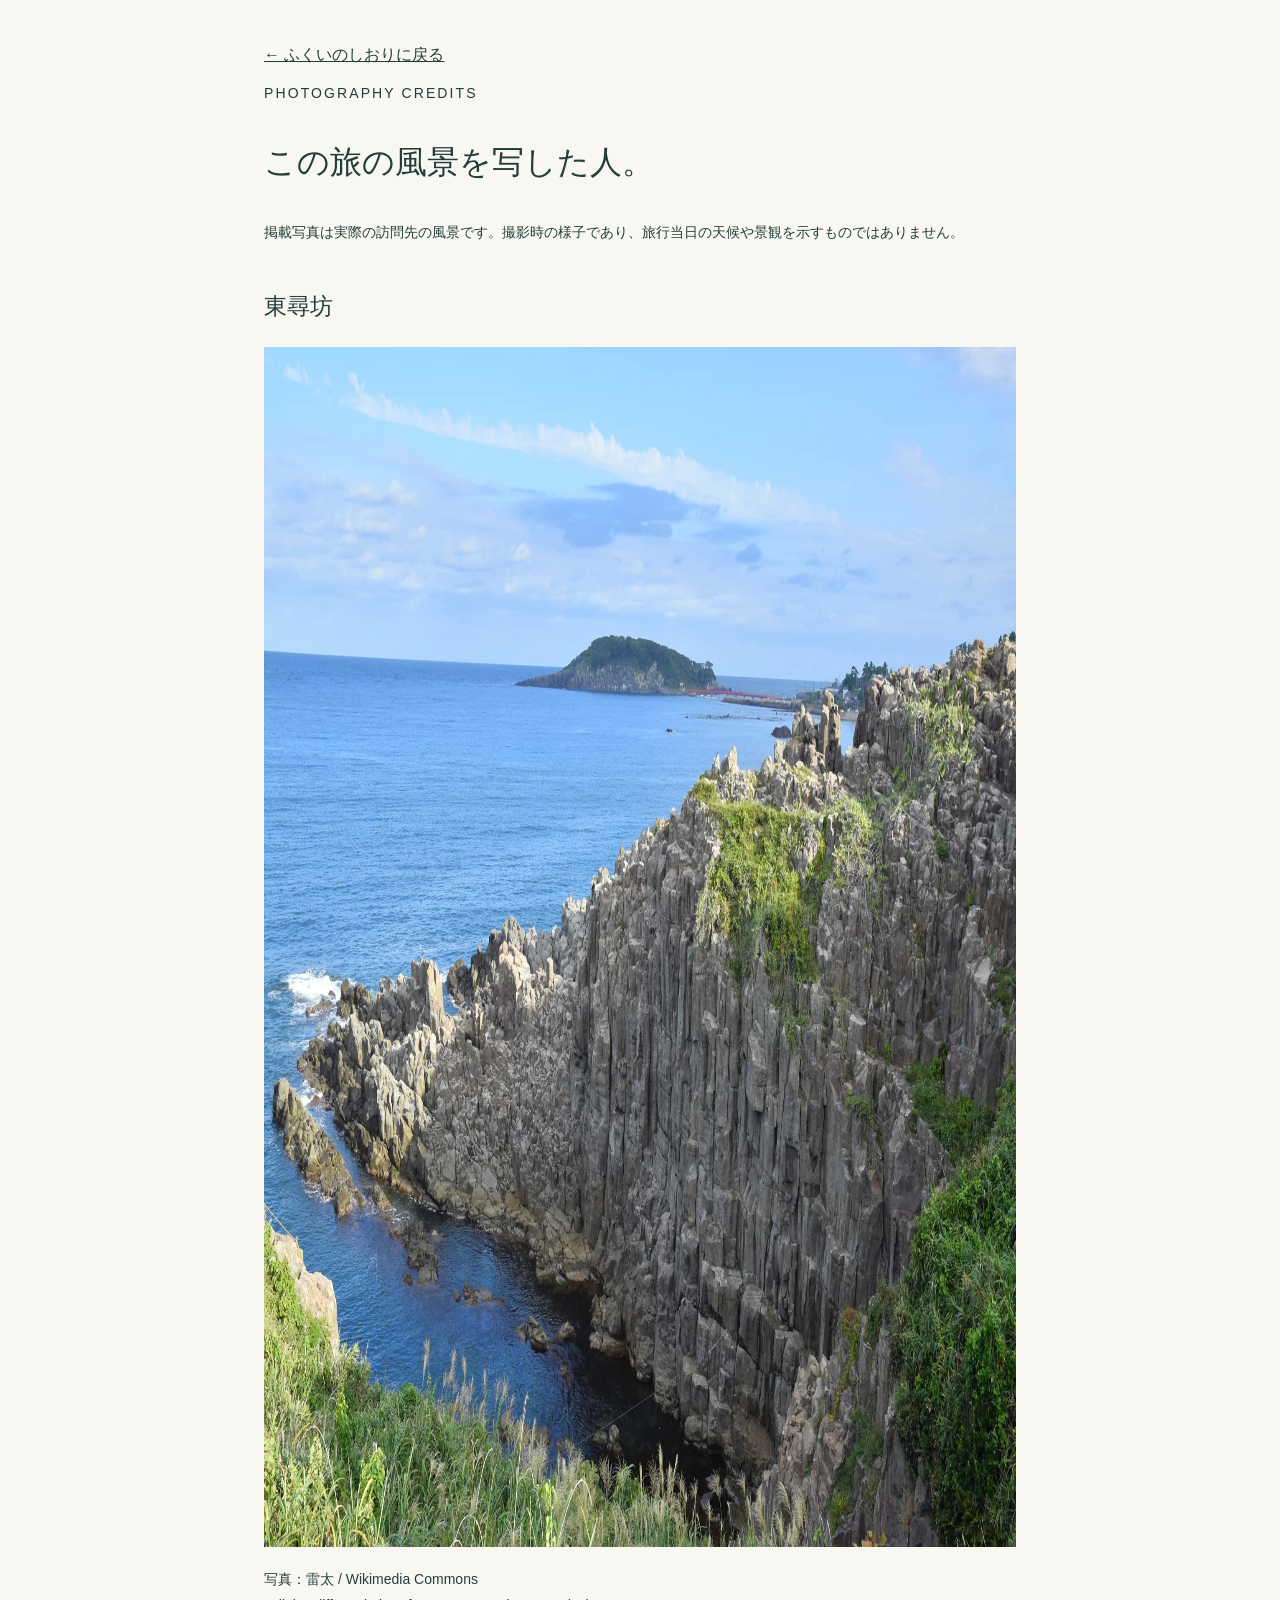
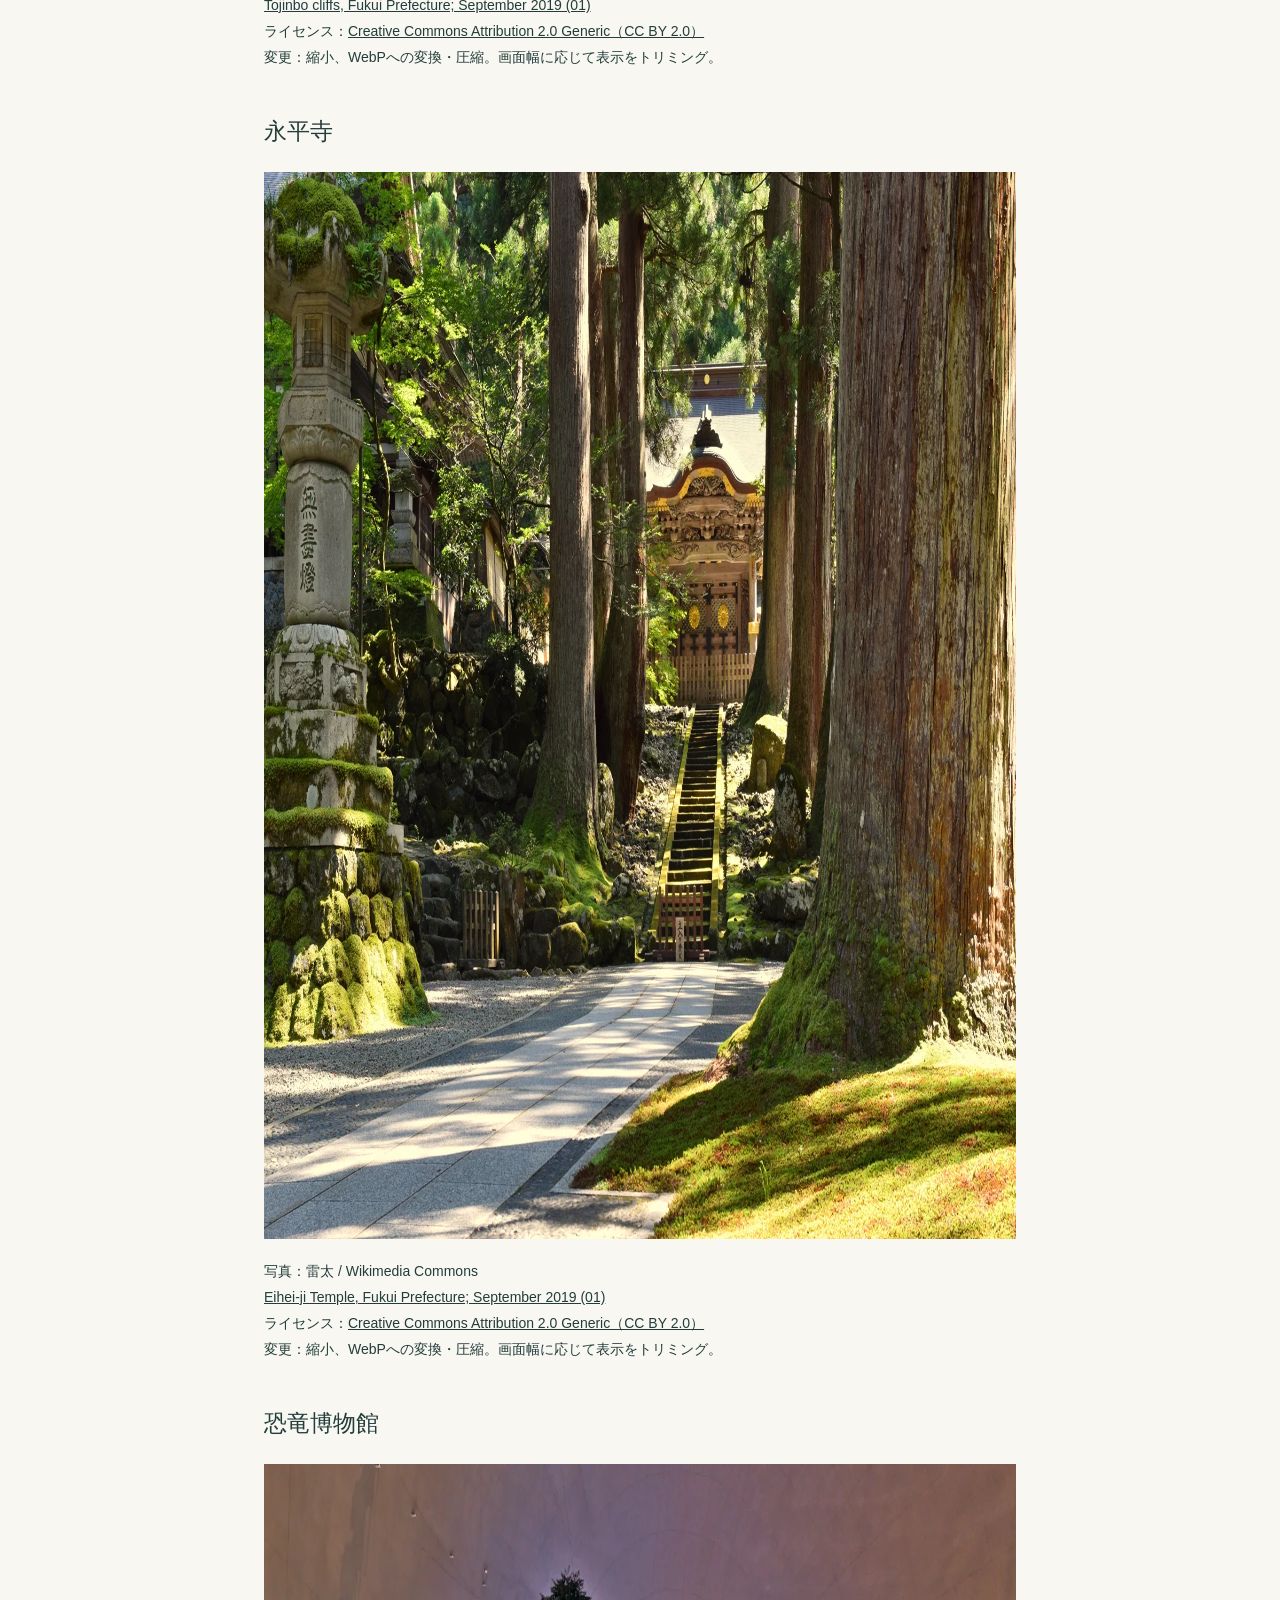
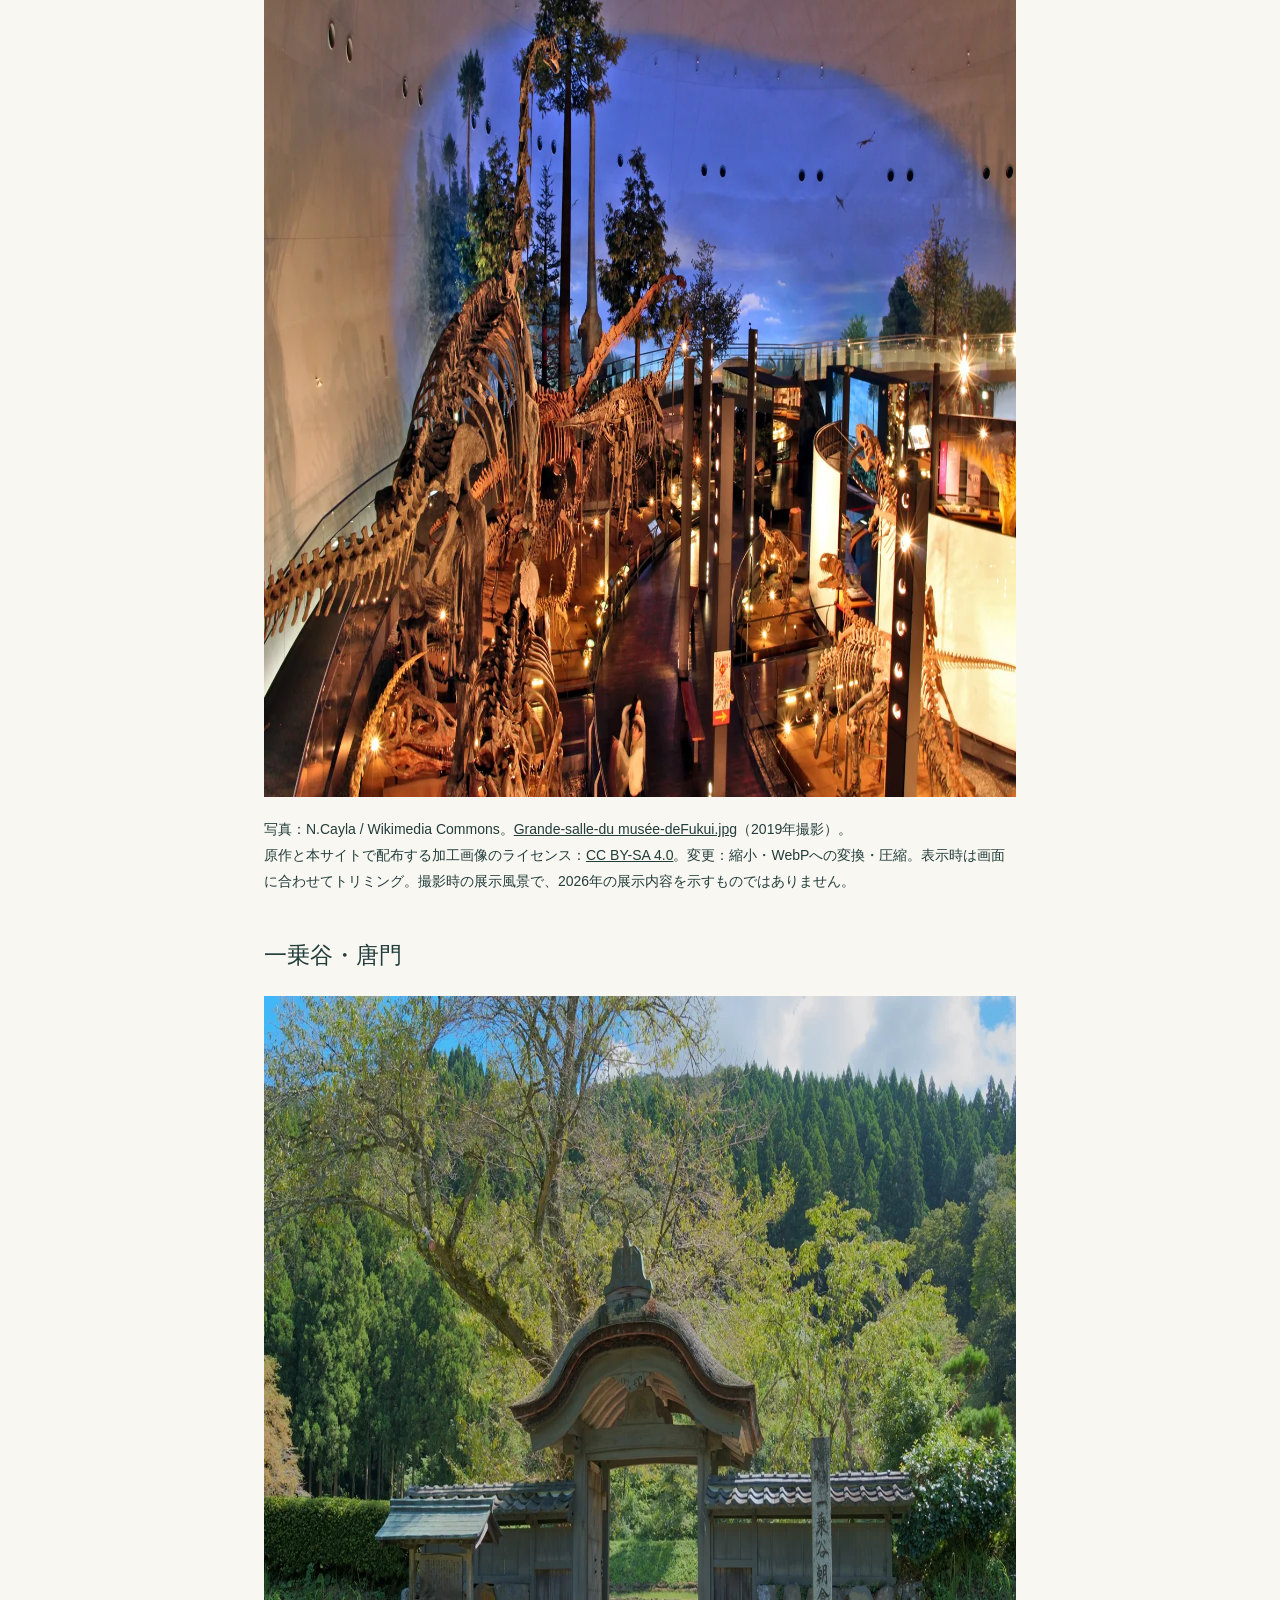
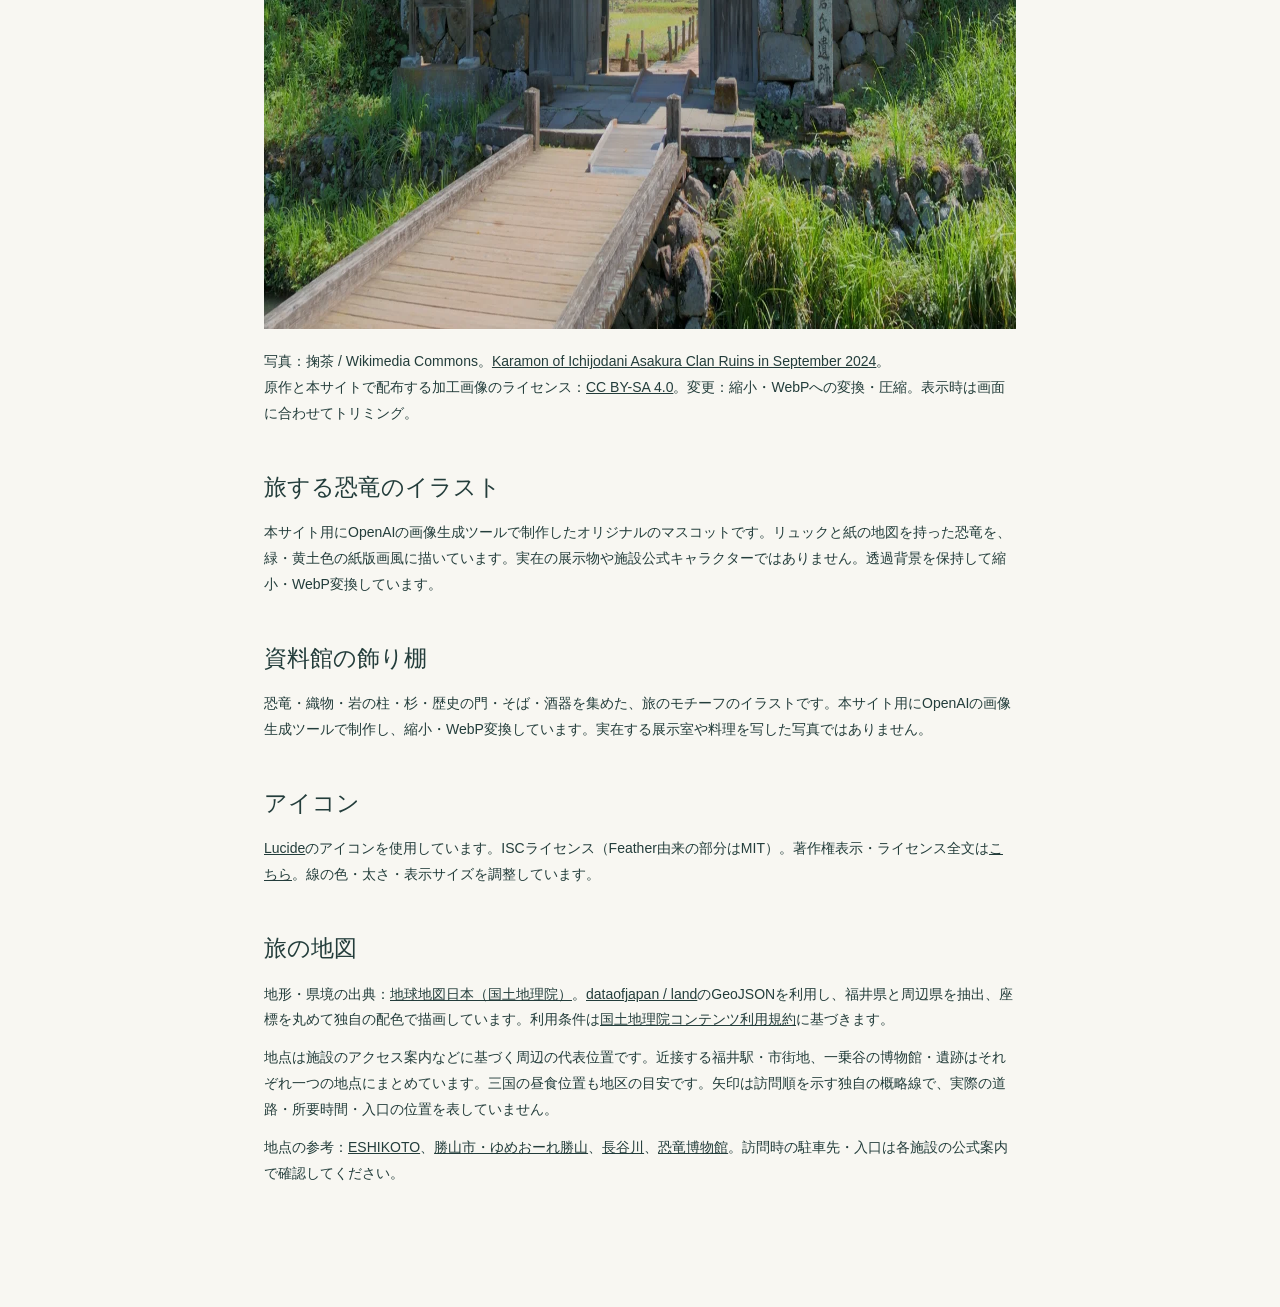
<file: credits.html>
<!doctype html><html lang="ja"><head><meta charset="utf-8"><meta name="viewport" content="width=device-width, initial-scale=1"><meta name="robots" content="noindex,nofollow"><meta name="theme-color" content="#173f40"><title>写真のクレジット｜ふくいのしおり</title><link rel="stylesheet" href="style.css"><link rel="icon" href="assets/icon-192.png"></head><body><main class="credits-main"><a href="./">← ふくいのしおりに戻る</a><p class="eyebrow">PHOTOGRAPHY CREDITS</p><h1>この旅の風景を写した人。</h1><p>掲載写真は実際の訪問先の風景です。撮影時の様子であり、旅行当日の天候や景観を示すものではありません。</p><h2>東尋坊</h2><img src="assets/tojinbo.webp" alt="日本海に面する東尋坊の断崖" width="1800" height="1200"><p>写真：雷太 / Wikimedia Commons<br><a href="https://commons.wikimedia.org/wiki/File:Tojinbo_cliffs,_Fukui_Prefecture;_September_2019_(01).jpg" target="_blank" rel="noopener noreferrer">Tojinbo cliffs, Fukui Prefecture; September 2019 (01)</a><br>ライセンス：<a href="https://creativecommons.org/licenses/by/2.0/" target="_blank" rel="noopener noreferrer">Creative Commons Attribution 2.0 Generic（CC BY 2.0）</a><br>変更：縮小、WebPへの変換・圧縮。画面幅に応じて表示をトリミング。</p><h2>永平寺</h2><img src="assets/eiheiji.webp" alt="緑の杉木立と永平寺" width="1600" height="1067" loading="lazy"><p>写真：雷太 / Wikimedia Commons<br><a href="https://commons.wikimedia.org/wiki/File:Eihei-ji_Temple,_Fukui_Prefecture;_September_2019_(01).jpg" target="_blank" rel="noopener noreferrer">Eihei-ji Temple, Fukui Prefecture; September 2019 (01)</a><br>ライセンス：<a href="https://creativecommons.org/licenses/by/2.0/" target="_blank" rel="noopener noreferrer">Creative Commons Attribution 2.0 Generic（CC BY 2.0）</a><br>変更：縮小、WebPへの変換・圧縮。画面幅に応じて表示をトリミング。</p><h2>恐竜博物館</h2><img src="assets/dinosaur.webp" alt="福井県立恐竜博物館の恐竜の全身骨格が並ぶ展示室" width="1400" height="933" loading="lazy"><p>写真：N.Cayla / Wikimedia Commons。<a href="https://commons.wikimedia.org/wiki/File:Grande-salle-du_mus%C3%A9e-deFukui.jpg" target="_blank" rel="noopener noreferrer">Grande-salle-du musée-deFukui.jpg</a>（2019年撮影）。<br>原作と本サイトで配布する加工画像のライセンス：<a href="https://creativecommons.org/licenses/by-sa/4.0/" target="_blank" rel="noopener noreferrer">CC BY-SA 4.0</a>。変更：縮小・WebPへの変換・圧縮。表示時は画面に合わせてトリミング。撮影時の展示風景で、2026年の展示内容を示すものではありません。</p><h2>一乗谷・唐門</h2><img src="assets/ichijodani.webp" alt="緑に囲まれた一乗谷朝倉氏遺跡の唐門" width="1400" height="933" loading="lazy"><p>写真：掬茶 / Wikimedia Commons。<a href="https://commons.wikimedia.org/wiki/File:Karamon_of_Ichijodani_Asakura_Clan_Ruins_in_September_2024.jpg" target="_blank" rel="noopener noreferrer">Karamon of Ichijodani Asakura Clan Ruins in September 2024</a>。<br>原作と本サイトで配布する加工画像のライセンス：<a href="https://creativecommons.org/licenses/by-sa/4.0/" target="_blank" rel="noopener noreferrer">CC BY-SA 4.0</a>。変更：縮小・WebPへの変換・圧縮。表示時は画面に合わせてトリミング。</p><h2>旅する恐竜のイラスト</h2><p>本サイト用にOpenAIの画像生成ツールで制作したオリジナルのマスコットです。リュックと紙の地図を持った恐竜を、緑・黄土色の紙版画風に描いています。実在の展示物や施設公式キャラクターではありません。透過背景を保持して縮小・WebP変換しています。</p><h2>資料館の飾り棚</h2><p>恐竜・織物・岩の柱・杉・歴史の門・そば・酒器を集めた、旅のモチーフのイラストです。本サイト用にOpenAIの画像生成ツールで制作し、縮小・WebP変換しています。実在する展示室や料理を写した写真ではありません。</p><h2>アイコン</h2><p><a href="https://lucide.dev/">Lucide</a>のアイコンを使用しています。ISCライセンス（Feather由来の部分はMIT）。著作権表示・ライセンス全文は<a href="assets/icons/LICENSE">こちら</a>。線の色・太さ・表示サイズを調整しています。</p><h2 id="map-credits">旅の地図</h2><p>地形・県境の出典：<a href="https://www.gsi.go.jp/kankyochiri/gm_jpn.html" target="_blank" rel="noopener noreferrer">地球地図日本（国土地理院）</a>。<a href="https://github.com/dataofjapan/land" target="_blank" rel="noopener noreferrer">dataofjapan / land</a>のGeoJSONを利用し、福井県と周辺県を抽出、座標を丸めて独自の配色で描画しています。利用条件は<a href="https://www.gsi.go.jp/kikakuchousei/kikakuchousei40182.html" target="_blank" rel="noopener noreferrer">国土地理院コンテンツ利用規約</a>に基づきます。</p><p>地点は施設のアクセス案内などに基づく周辺の代表位置です。近接する福井駅・市街地、一乗谷の博物館・遺跡はそれぞれ一つの地点にまとめています。三国の昼食位置も地区の目安です。矢印は訪問順を示す独自の概略線で、実際の道路・所要時間・入口の位置を表していません。</p><p>地点の参考：<a href="https://www.eshikoto.com/ja/visit">ESHIKOTO</a>、<a href="https://www.city.katsuyama.fukui.jp/map/yumeore.html">勝山市・ゆめおーれ勝山</a>、<a href="https://www.awara-hasegawa.com/access/">長谷川</a>、<a href="https://www.dinosaur.pref.fukui.jp/guide/access.html">恐竜博物館</a>。訪問時の駐車先・入口は各施設の公式案内で確認してください。</p></main></body></html>
</file>
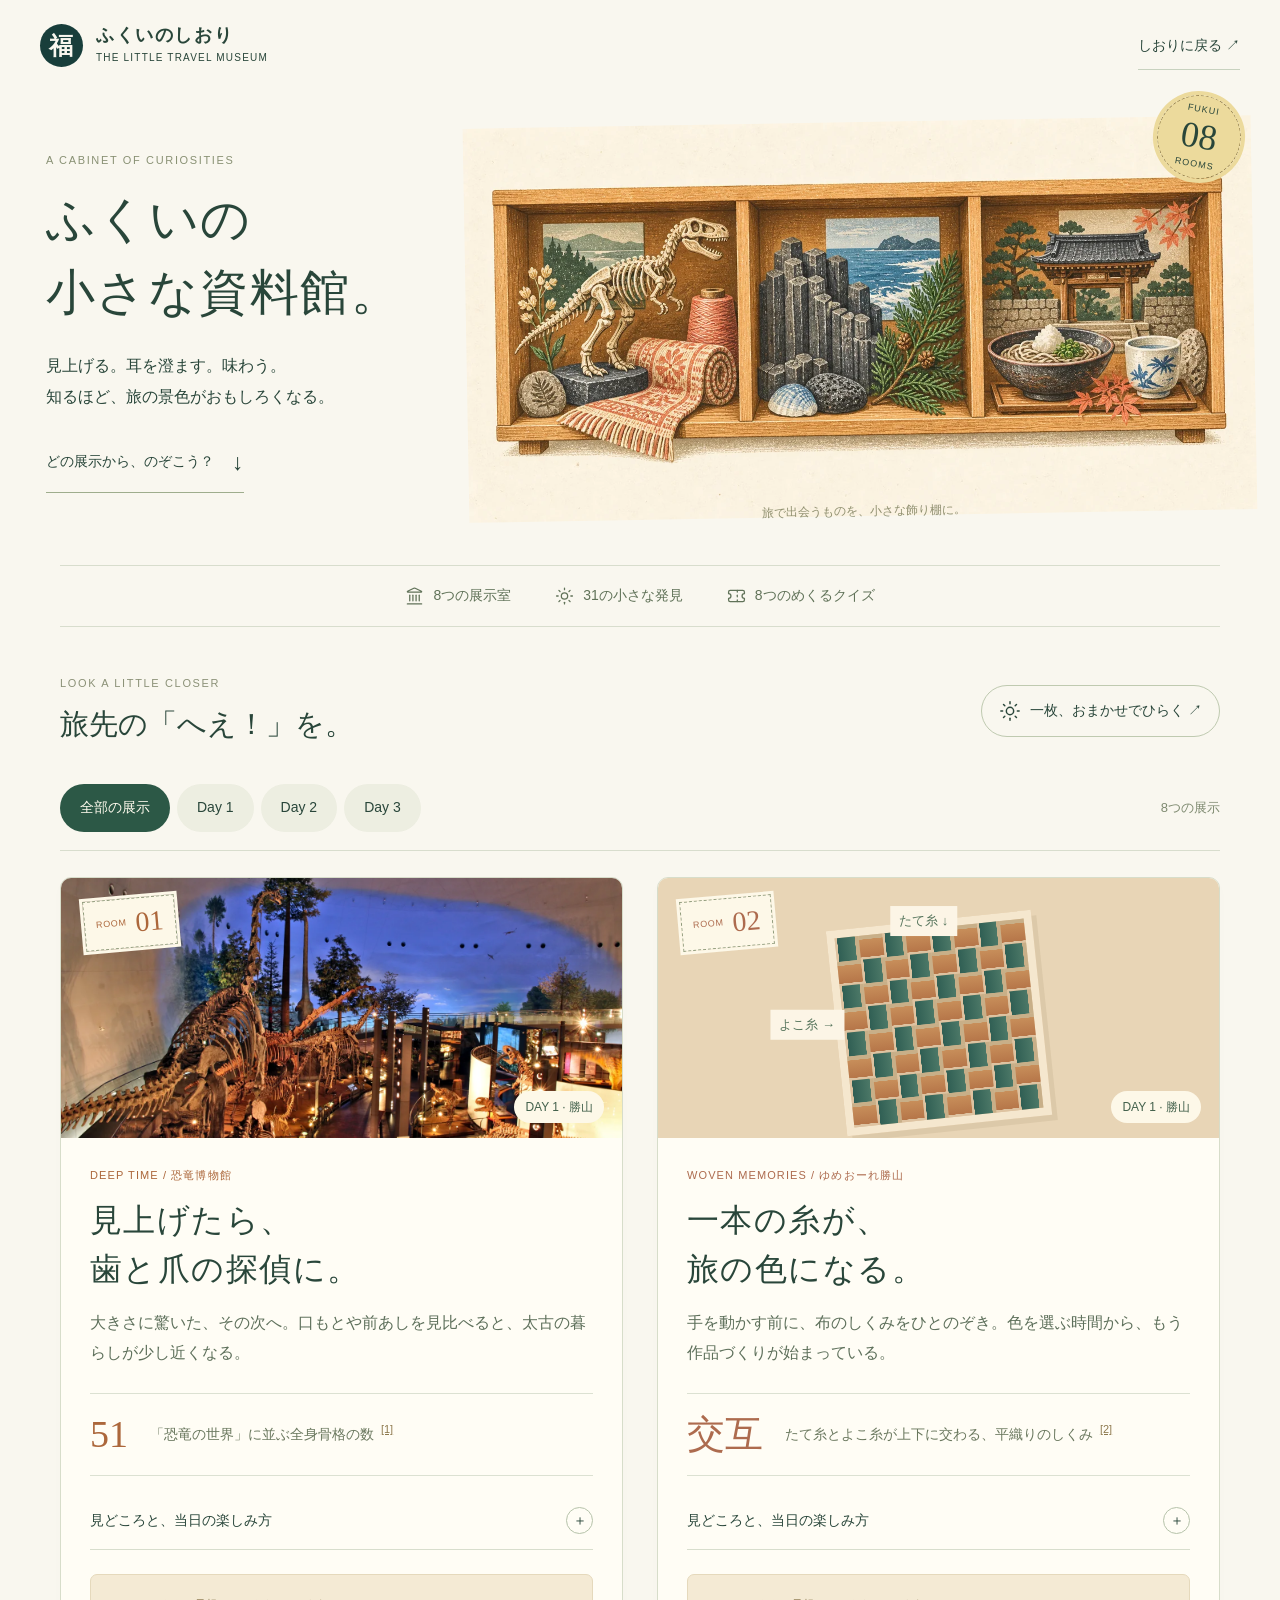
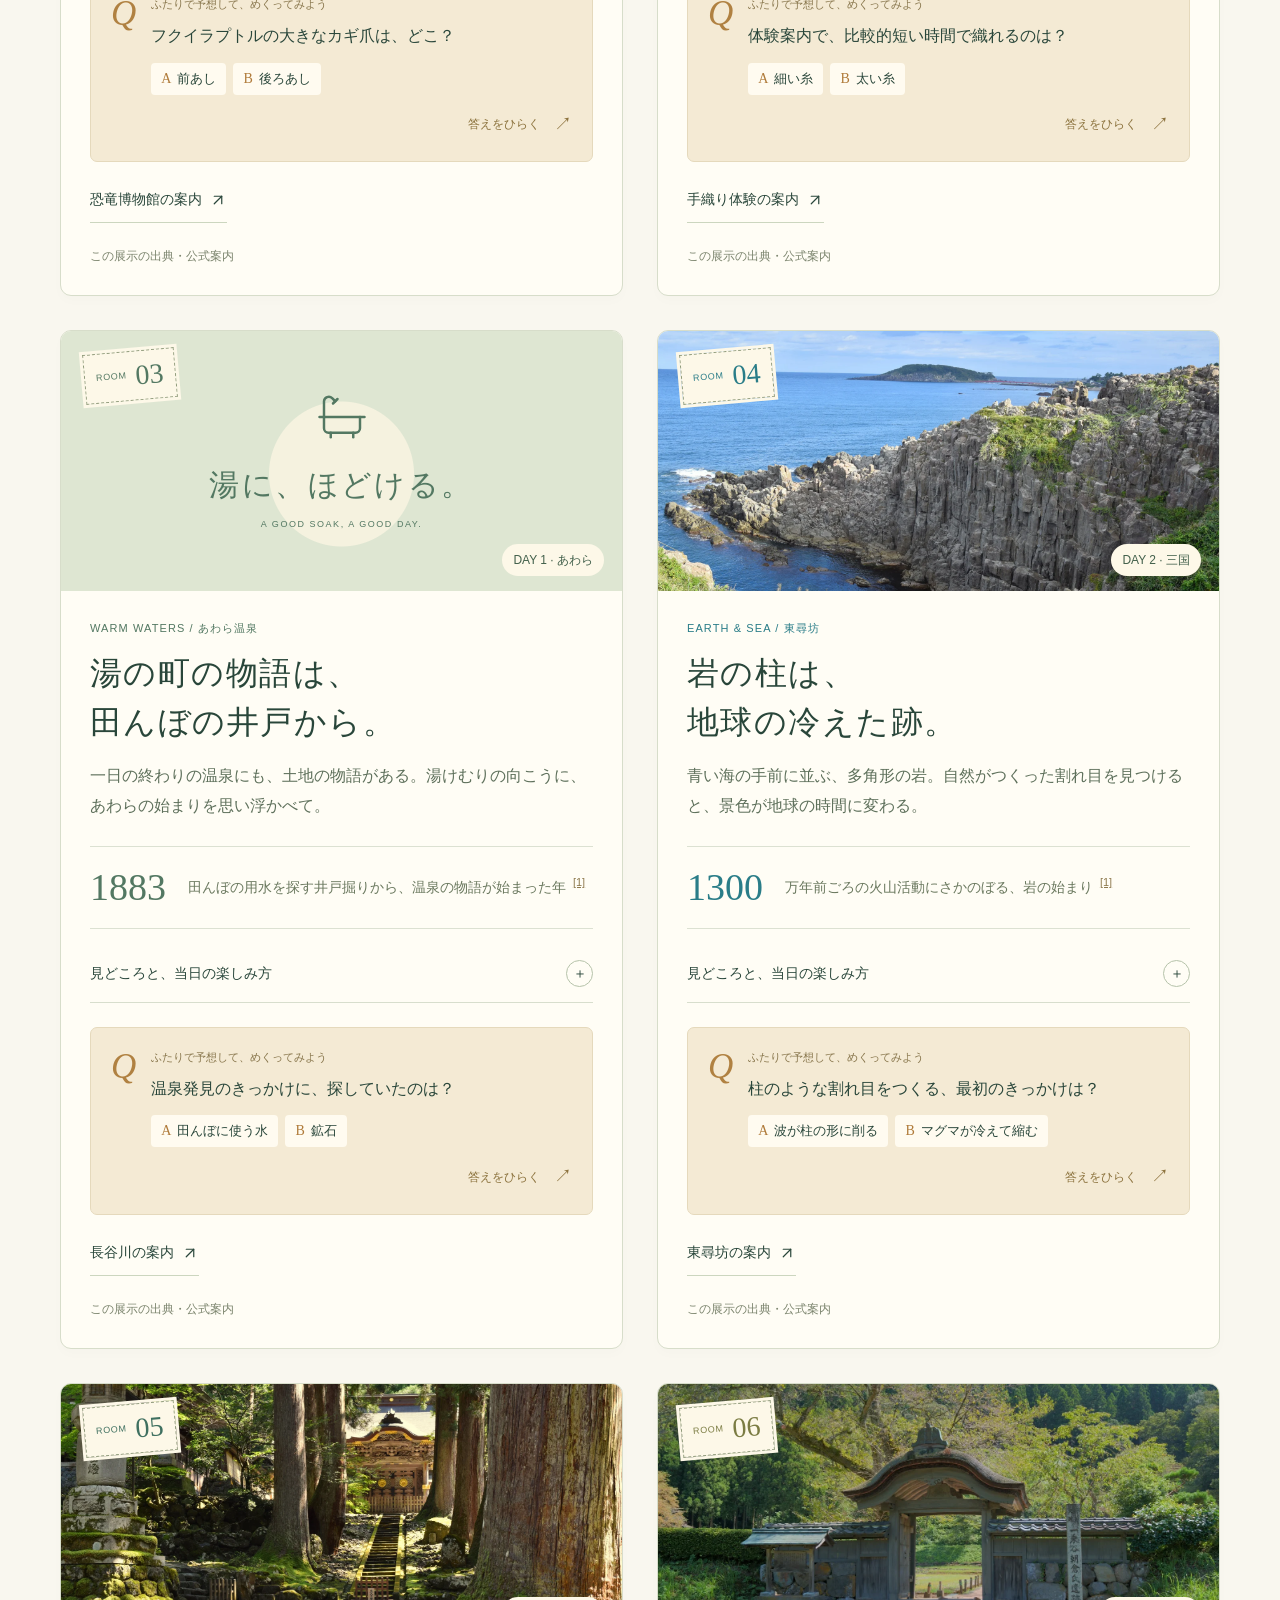
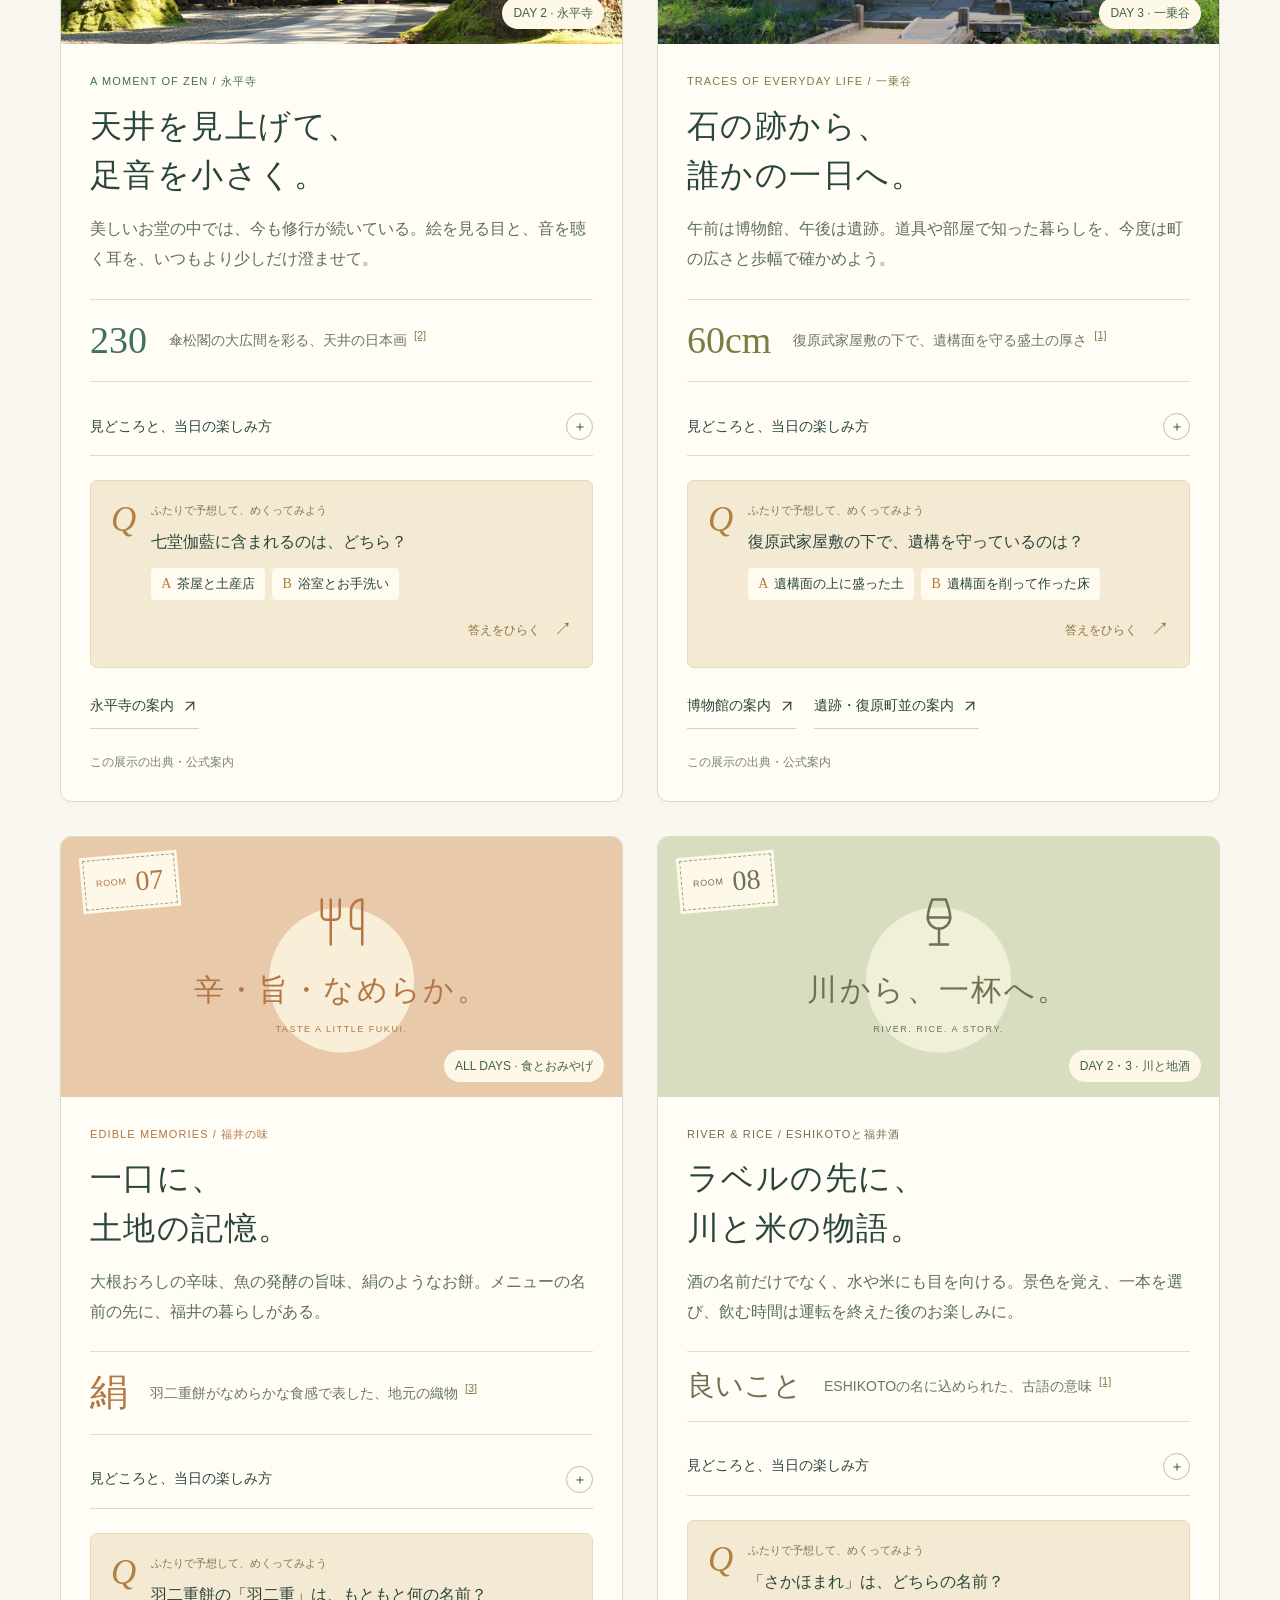
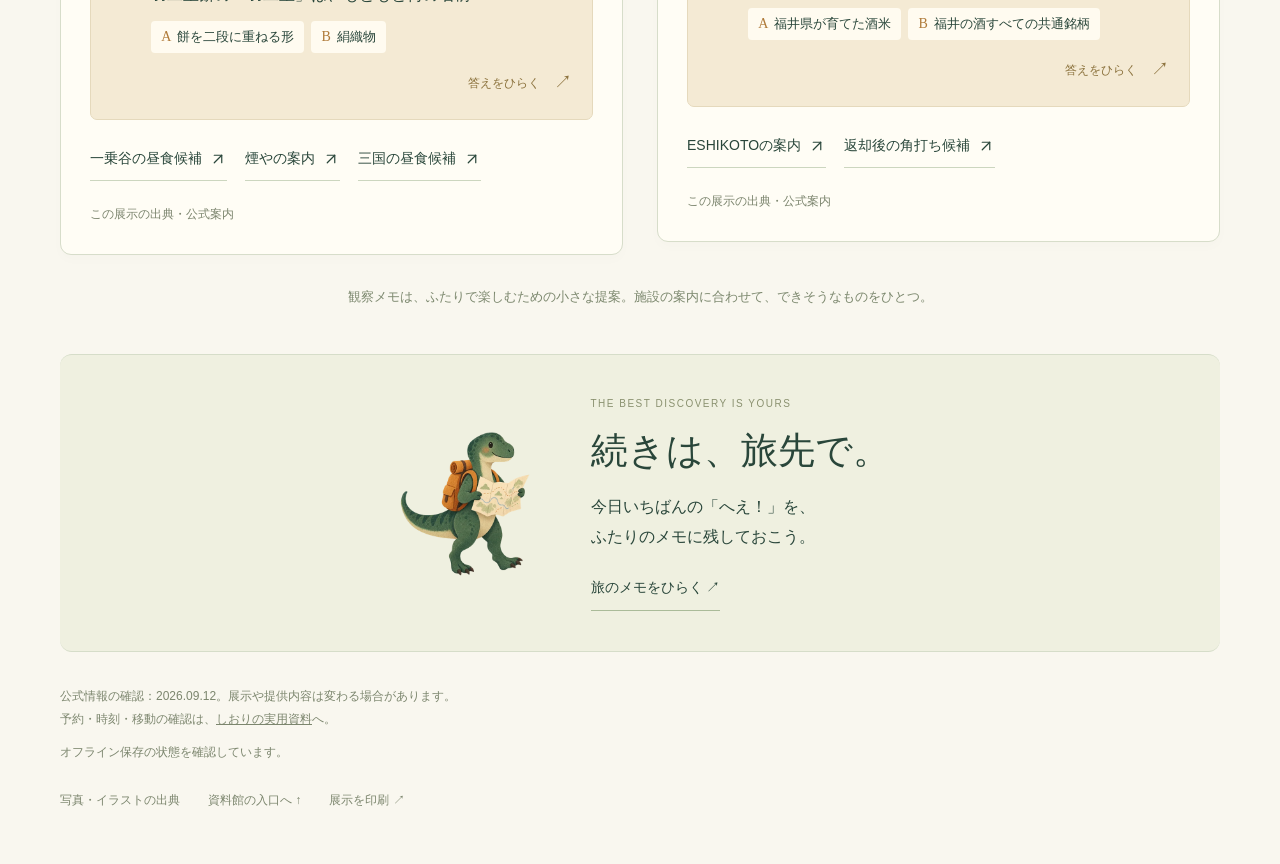
<file: museum.html>
<!doctype html><html lang="ja"><head><meta charset="utf-8"><meta name="viewport" content="width=device-width,initial-scale=1,viewport-fit=cover"><meta name="robots" content="noindex,nofollow"><meta name="theme-color" content="#234d43"><meta name="description" content="恐竜、手織り、温泉、日本海、永平寺、一乗谷、福井の味。知るほど旅が楽しくなる、ふたりの小さな資料館。"><title>ふくいの小さな資料館。｜ふくいのしおり</title><link rel="icon" href="assets/icon-192.png"><link rel="apple-touch-icon" href="assets/icon-192.png"><link rel="manifest" href="manifest.webmanifest"><link rel="stylesheet" href="style.css"><link rel="stylesheet" href="visual.css"><link rel="stylesheet" href="museum.css"><link rel="preload" as="image" href="assets/museum-cabinet.webp"><script src="museum.js" defer></script></head>
<body class="museum-page"><a class="skip-link" href="#exhibits">展示室へスキップ</a><header class="museum-header"><a class="brand" href="./"><span class="brand-mark">福</span><span>ふくいのしおり<small>THE LITTLE TRAVEL MUSEUM</small></span></a><a class="museum-back" href="./#reference">しおりに戻る ↗</a></header>
<main><section class="museum-intro" aria-labelledby="museum-title"><div class="museum-intro-copy"><p class="eyebrow">A CABINET OF CURIOSITIES</p><h1 id="museum-title">ふくいの<br>小さな資料館。</h1><p>見上げる。耳を澄ます。味わう。<br>知るほど、旅の景色がおもしろくなる。</p><a class="museum-enter" href="#exhibits">どの展示から、のぞこう？ <span>↓</span></a></div><figure class="museum-cabinet"><img src="assets/museum-cabinet.webp" alt="恐竜、糸、岩の柱、杉、歴史の門、そばと酒器を並べた旅の飾り棚のイラスト" width="1400" height="700" fetchpriority="high"><figcaption>旅で出会うものを、小さな飾り棚に。</figcaption></figure><div class="museum-catalogue-mark" aria-hidden="true"><span>FUKUI</span><strong>08</strong><span>ROOMS</span></div></section>
<div class="museum-facts-ribbon"><span><svg class="ui-icon" aria-hidden="true" focusable="false"
  xmlns="http://www.w3.org/2000/svg"
  width="24"
  height="24"
  viewBox="0 0 24 24"
  fill="none"
  stroke="currentColor"
  stroke-width="2"
  stroke-linecap="round"
  stroke-linejoin="round"
>
  <path d="M10 18v-7" />
  <path d="M11.119 2.205a2 2 0 0 1 1.762 0l7.84 3.846A.5.5 0 0 1 20.5 7h-17a.5.5 0 0 1-.22-.949z" />
  <path d="M14 18v-7" />
  <path d="M18 18v-7" />
  <path d="M3 22h18" />
  <path d="M6 18v-7" />
</svg>
8つの展示室</span><span><svg class="ui-icon" aria-hidden="true" focusable="false"
  xmlns="http://www.w3.org/2000/svg"
  width="24"
  height="24"
  viewBox="0 0 24 24"
  fill="none"
  stroke="currentColor"
  stroke-width="2"
  stroke-linecap="round"
  stroke-linejoin="round"
>
  <circle cx="12" cy="12" r="4" />
  <path d="M12 2v2" />
  <path d="M12 20v2" />
  <path d="m4.93 4.93 1.41 1.41" />
  <path d="m17.66 17.66 1.41 1.41" />
  <path d="M2 12h2" />
  <path d="M20 12h2" />
  <path d="m6.34 17.66-1.41 1.41" />
  <path d="m19.07 4.93-1.41 1.41" />
</svg>
31の小さな発見</span><span><svg class="ui-icon" aria-hidden="true" focusable="false"
  xmlns="http://www.w3.org/2000/svg"
  width="24"
  height="24"
  viewBox="0 0 24 24"
  fill="none"
  stroke="currentColor"
  stroke-width="2"
  stroke-linecap="round"
  stroke-linejoin="round"
>
  <path d="M2 9a3 3 0 0 1 0 6v2a2 2 0 0 0 2 2h16a2 2 0 0 0 2-2v-2a3 3 0 0 1 0-6V7a2 2 0 0 0-2-2H4a2 2 0 0 0-2 2Z" />
  <path d="M13 5v2" />
  <path d="M13 17v2" />
  <path d="M13 11v2" />
</svg>
8つのめくるクイズ</span></div>
<section class="museum-collection" id="exhibits" aria-labelledby="collection-title"><div class="museum-collection-heading"><div><p class="eyebrow">LOOK A LITTLE CLOSER</p><h2 id="collection-title">旅先の「へえ！」を。</h2></div><button type="button" class="museum-surprise" id="museum-surprise" hidden><svg class="ui-icon" aria-hidden="true" focusable="false"
  xmlns="http://www.w3.org/2000/svg"
  width="24"
  height="24"
  viewBox="0 0 24 24"
  fill="none"
  stroke="currentColor"
  stroke-width="2"
  stroke-linecap="round"
  stroke-linejoin="round"
>
  <circle cx="12" cy="12" r="4" />
  <path d="M12 2v2" />
  <path d="M12 20v2" />
  <path d="m4.93 4.93 1.41 1.41" />
  <path d="m17.66 17.66 1.41 1.41" />
  <path d="M2 12h2" />
  <path d="M20 12h2" />
  <path d="m6.34 17.66-1.41 1.41" />
  <path d="m19.07 4.93-1.41 1.41" />
</svg>
一枚、おまかせでひらく ↗</button></div><div class="museum-toolbar" hidden><div class="museum-filters" role="group" aria-label="資料館を訪問日で絞り込む"><button type="button" data-museum-filter="all" aria-pressed="true">全部の展示</button><button type="button" data-museum-filter="1" aria-pressed="false">Day 1</button><button type="button" data-museum-filter="2" aria-pressed="false">Day 2</button><button type="button" data-museum-filter="3" aria-pressed="false">Day 3</button></div><span id="museum-count" role="status">8つの展示</span></div><div class="museum-grid"><article class="museum-exhibit exhibit-dinosaur" id="exhibit-dinosaur" data-museum-days="1" style="--exhibit-color:#ac673b">
<div class="exhibit-visual has-photo"><img src="assets/dinosaur.webp" alt="恐竜博物館の骨格標本が並ぶ展示室" width="1200" height="800" loading="lazy"><span class="exhibit-ticket"><small>ROOM</small><b>01</b></span><span class="exhibit-day">DAY 1 · 勝山</span></div>
<div class="exhibit-body"><p class="eyebrow">DEEP TIME / 恐竜博物館</p><h3>見上げたら、<br>歯と爪の探偵に。</h3><p class="exhibit-intro">大きさに驚いた、その次へ。口もとや前あしを見比べると、太古の暮らしが少し近くなる。</p><div class="exhibit-peek"><span>51</span><p>「恐竜の世界」に並ぶ全身骨格の数 <a class="museum-citation" href="https://www.dinosaur.pref.fukui.jp/museum/exhibit.html" target="_blank" rel="noopener noreferrer" aria-label="出典：福井県立恐竜博物館｜常設展示">[1]</a></p></div>
<details class="exhibit-reading"><summary><span>見どころと、当日の楽しみ方</span><b>＋</b></summary><div class="exhibit-reading-body"><div class="museum-fact"><span>01</span><div><h4>骨格にも、いろいろな「本物」。</h4><p>全身骨格51体のうち、10体には実物の化石が使われている。どの部分が実物で、どこが複製なのか。展示の解説を読む楽しみが増える。 <a class="museum-citation" href="https://www.dinosaur.pref.fukui.jp/museum/exhibit.html" target="_blank" rel="noopener noreferrer" aria-label="出典：福井県立恐竜博物館｜常設展示">[1]</a></p></div></div><div class="museum-fact"><span>02</span><div><h4>食べ物のヒントは、口もとに。</h4><p>歯やくちばしの形、歯に残った微細な傷は、食べ物を推定する手がかり。体の特徴なども合わせて考え、食性がまだ分からない恐竜もいる。 <a class="museum-citation" href="https://www.dinosaur.pref.fukui.jp/archive/memoir/memoir024-107.pdf" target="_blank" rel="noopener noreferrer" aria-label="出典：福井県立恐竜博物館紀要24｜恐竜の調べ方（112–113頁）">[2]</a></p></div></div><div class="museum-fact"><span>03</span><div><h4>福井のスターは、前あしにも注目。</h4><p>フクイラプトルは日本で初めて学名が付いた肉食恐竜。前あしの大きなカギ爪が特徴だ。頭だけでなく、腕の先まで目を向けてみたい。 <a class="museum-citation" href="https://www.dinosaur.pref.fukui.jp/museum/exhibit.html" target="_blank" rel="noopener noreferrer" aria-label="出典：福井県立恐竜博物館｜常設展示">[1]</a></p></div></div><div class="museum-fact"><span>04</span><div><h4>頭の中にも、展示の世界がある。</h4><p>ダイノラボではT.rexの骨格を中心に体や暮らしを学べる。頭骨の内部を映し出すプロジェクションマッピングも紹介されている。 <a class="museum-citation" href="https://www.dinosaur.pref.fukui.jp/museum/exhibit.html" target="_blank" rel="noopener noreferrer" aria-label="出典：福井県立恐竜博物館｜常設展示">[1]</a></p></div></div><div class="field-mission"><p class="eyebrow">TRY THIS TOGETHER</p><h4><svg class="ui-icon" aria-hidden="true" focusable="false"
  xmlns="http://www.w3.org/2000/svg"
  width="24"
  height="24"
  viewBox="0 0 24 24"
  fill="none"
  stroke="currentColor"
  stroke-width="2"
  stroke-linecap="round"
  stroke-linejoin="round"
>
  <path d="M13.997 4a2 2 0 0 1 1.76 1.05l.486.9A2 2 0 0 0 18.003 7H20a2 2 0 0 1 2 2v9a2 2 0 0 1-2 2H4a2 2 0 0 1-2-2V9a2 2 0 0 1 2-2h1.997a2 2 0 0 0 1.759-1.048l.489-.904A2 2 0 0 1 10.004 4z" />
  <circle cx="12" cy="13" r="3" />
</svg>
ふたりの観察メモ</h4><ul><li>気になった歯をひとつ選び、先の形・厚み・並び方から食べ物を予想。解説を読んで答え合わせしよう。</li><li>骨格を横から眺め、頭から尾までの線を目でたどる。自分がその体だったら、どう歩くだろう。</li></ul></div><p class="museum-care"><svg class="ui-icon" aria-hidden="true" focusable="false"
  xmlns="http://www.w3.org/2000/svg"
  width="24"
  height="24"
  viewBox="0 0 24 24"
  fill="none"
  stroke="currentColor"
  stroke-width="2"
  stroke-linecap="round"
  stroke-linejoin="round"
>
  <path d="M4 10a4 4 0 0 1 4-4h8a4 4 0 0 1 4 4v10a2 2 0 0 1-2 2H6a2 2 0 0 1-2-2z" />
  <path d="M8 10h8" />
  <path d="M8 18h8" />
  <path d="M8 22v-6a2 2 0 0 1 2-2h4a2 2 0 0 1 2 2v6" />
  <path d="M9 6V4a2 2 0 0 1 2-2h2a2 2 0 0 1 2 2v2" />
</svg>
<span>観察は展示の案内に沿って。退館の目安は、しおりの駐車場別の予定を確認。 </span></p></div></details>
<details class="museum-quiz"><summary><span class="quiz-letter">Q</span><span><small>ふたりで予想して、めくってみよう</small><strong>フクイラプトルの大きなカギ爪は、どこ？</strong><span class="quiz-choices"><span><b>A</b>前あし</span><span><b>B</b>後ろあし</span></span><span class="quiz-invitation">答えをひらく <b>↗</b></span></span></summary><div class="quiz-answer"><span class="eyebrow">THE LITTLE REVEAL</span><h4>A · 前あし</h4><p>前あしの大きな爪が特徴。次に骨格を見るときは、腕の先を探してみよう。 <a class="museum-citation" href="https://www.dinosaur.pref.fukui.jp/museum/exhibit.html" target="_blank" rel="noopener noreferrer" aria-label="出典：福井県立恐竜博物館｜常設展示">[1]</a></p></div></details>
<div class="exhibit-links"><a href="./#place-dinosaur">恐竜博物館の案内 <svg class="ui-icon" aria-hidden="true" focusable="false"
  xmlns="http://www.w3.org/2000/svg"
  width="24"
  height="24"
  viewBox="0 0 24 24"
  fill="none"
  stroke="currentColor"
  stroke-width="2"
  stroke-linecap="round"
  stroke-linejoin="round"
>
  <path d="M7 7h10v10" />
  <path d="M7 17 17 7" />
</svg>
</a></div><details class="museum-sources"><summary>この展示の出典・公式案内</summary><ol><li><a href="https://www.dinosaur.pref.fukui.jp/museum/exhibit.html" target="_blank" rel="noopener noreferrer">福井県立恐竜博物館｜常設展示 ↗</a></li><li><a href="https://www.dinosaur.pref.fukui.jp/archive/memoir/memoir024-107.pdf" target="_blank" rel="noopener noreferrer">福井県立恐竜博物館紀要24｜恐竜の調べ方（112–113頁） ↗</a></li></ol></details></div></article><article class="museum-exhibit exhibit-weaving" id="exhibit-weaving" data-museum-days="1" style="--exhibit-color:#ad6b4e">
<div class="exhibit-visual has-diagram"><div class="weave-diagram" role="img" aria-label="平織りの模式図。たて糸とよこ糸を一本ずつ交互に上下へ通します"><span class="warp-label">たて糸 ↓</span><div class="weave-grid" aria-hidden="true"><i class="warp-over"></i><i class="weft-over"></i><i class="warp-over"></i><i class="weft-over"></i><i class="warp-over"></i><i class="weft-over"></i><i class="warp-over"></i><i class="weft-over"></i><i class="weft-over"></i><i class="warp-over"></i><i class="weft-over"></i><i class="warp-over"></i><i class="weft-over"></i><i class="warp-over"></i><i class="weft-over"></i><i class="warp-over"></i><i class="warp-over"></i><i class="weft-over"></i><i class="warp-over"></i><i class="weft-over"></i><i class="warp-over"></i><i class="weft-over"></i><i class="warp-over"></i><i class="weft-over"></i><i class="weft-over"></i><i class="warp-over"></i><i class="weft-over"></i><i class="warp-over"></i><i class="weft-over"></i><i class="warp-over"></i><i class="weft-over"></i><i class="warp-over"></i><i class="warp-over"></i><i class="weft-over"></i><i class="warp-over"></i><i class="weft-over"></i><i class="warp-over"></i><i class="weft-over"></i><i class="warp-over"></i><i class="weft-over"></i><i class="weft-over"></i><i class="warp-over"></i><i class="weft-over"></i><i class="warp-over"></i><i class="weft-over"></i><i class="warp-over"></i><i class="weft-over"></i><i class="warp-over"></i><i class="warp-over"></i><i class="weft-over"></i><i class="warp-over"></i><i class="weft-over"></i><i class="warp-over"></i><i class="weft-over"></i><i class="warp-over"></i><i class="weft-over"></i><i class="weft-over"></i><i class="warp-over"></i><i class="weft-over"></i><i class="warp-over"></i><i class="weft-over"></i><i class="warp-over"></i><i class="weft-over"></i><i class="warp-over"></i></div><span class="weft-label">よこ糸 →</span></div><span class="exhibit-ticket"><small>ROOM</small><b>02</b></span><span class="exhibit-day">DAY 1 · 勝山</span></div>
<div class="exhibit-body"><p class="eyebrow">WOVEN MEMORIES / ゆめおーれ勝山</p><h3>一本の糸が、<br>旅の色になる。</h3><p class="exhibit-intro">手を動かす前に、布のしくみをひとのぞき。色を選ぶ時間から、もう作品づくりが始まっている。</p><div class="exhibit-peek"><span>交互</span><p>たて糸とよこ糸が上下に交わる、平織りのしくみ <a class="museum-citation" href="https://www.tonio.or.jp/joho/tonionews/laboratory/bn62.html" target="_blank" rel="noopener noreferrer" aria-label="出典：富山県新世紀産業機構｜松井機業場・平織りのしくみ">[2]</a></p></div>
<details class="exhibit-reading"><summary><span>見どころと、当日の楽しみ方</span><b>＋</b></summary><div class="exhibit-reading-body"><div class="museum-fact"><span>01</span><div><h4>建物にも、ものづくりの時間がある。</h4><p>ゆめおーれは、1905〜1998年に操業していた機業場を保存・活用した施設。かつて布を生み出した場所で、自分も糸に触れられる。 <a class="museum-citation" href="https://www.city.katsuyama.fukui.jp/hataya/file/pamphlet.pdf" target="_blank" rel="noopener noreferrer" aria-label="出典：勝山市｜ゆめおーれ勝山 公式パンフレット">[1]</a></p></div></div><div class="museum-fact"><span>02</span><div><h4>たてとよこが、布をつくる。</h4><p>基本の織り方のひとつ「平織り」は、たて糸とよこ糸が一本ずつ交互に上下へ交差する。上の図は、その交わりを大きくした模式図。 <a class="museum-citation" href="https://www.tonio.or.jp/joho/tonionews/laboratory/bn62.html" target="_blank" rel="noopener noreferrer" aria-label="出典：富山県新世紀産業機構｜松井機業場・平織りのしくみ">[2]</a></p></div></div><div class="museum-fact"><span>03</span><div><h4>配色は、小さな旅のパレット。</h4><p>手織り体験では柄を考え、糸を選んでオリジナルのコースターを作る。同じ道具でも、選ぶ糸の組み合わせが作品の表情を変える。 <a class="museum-citation" href="https://www.city.katsuyama.fukui.jp/hataya/taiken.html" target="_blank" rel="noopener noreferrer" aria-label="出典：ゆめおーれ勝山｜体験のご案内">[3]</a></p></div></div><div class="museum-fact"><span>04</span><div><h4>太さを変えると、進み方も変わる。</h4><p>公式の体験案内では、太い糸は約30分、細い糸は60分以上かかる場合がある。色と一緒に太さも見て、スタッフと相談して選ぼう。 <a class="museum-citation" href="https://www.city.katsuyama.fukui.jp/hataya/taiken.html" target="_blank" rel="noopener noreferrer" aria-label="出典：ゆめおーれ勝山｜体験のご案内">[3]</a></p></div></div><div class="field-mission"><p class="eyebrow">TRY THIS TOGETHER</p><h4><svg class="ui-icon" aria-hidden="true" focusable="false"
  xmlns="http://www.w3.org/2000/svg"
  width="24"
  height="24"
  viewBox="0 0 24 24"
  fill="none"
  stroke="currentColor"
  stroke-width="2"
  stroke-linecap="round"
  stroke-linejoin="round"
>
  <path d="M13.997 4a2 2 0 0 1 1.76 1.05l.486.9A2 2 0 0 0 18.003 7H20a2 2 0 0 1 2 2v9a2 2 0 0 1-2 2H4a2 2 0 0 1-2-2V9a2 2 0 0 1 2-2h1.997a2 2 0 0 0 1.759-1.048l.489-.904A2 2 0 0 1 10.004 4z" />
  <circle cx="12" cy="13" r="3" />
</svg>
ふたりの観察メモ</h4><ul><li>よこ糸を通す前と後で、布になった部分を見比べる。一本分の積み重ねを、自分の手で確かめよう。</li><li>その日の景色を思い浮かべて二色を選び、完成したコースターに旅の名前を付けてみる。</li></ul></div><p class="museum-care"><svg class="ui-icon" aria-hidden="true" focusable="false"
  xmlns="http://www.w3.org/2000/svg"
  width="24"
  height="24"
  viewBox="0 0 24 24"
  fill="none"
  stroke="currentColor"
  stroke-width="2"
  stroke-linecap="round"
  stroke-linejoin="round"
>
  <path d="M4 10a4 4 0 0 1 4-4h8a4 4 0 0 1 4 4v10a2 2 0 0 1-2 2H6a2 2 0 0 1-2-2z" />
  <path d="M8 10h8" />
  <path d="M8 18h8" />
  <path d="M8 22v-6a2 2 0 0 1 2-2h4a2 2 0 0 1 2 2v6" />
  <path d="M9 6V4a2 2 0 0 1 2-2h2a2 2 0 0 1 2 2v2" />
</svg>
<span>体験は予約した15:00〜16:00の枠で。道具の扱いはスタッフの説明に沿って。 </span></p></div></details>
<details class="museum-quiz"><summary><span class="quiz-letter">Q</span><span><small>ふたりで予想して、めくってみよう</small><strong>体験案内で、比較的短い時間で織れるのは？</strong><span class="quiz-choices"><span><b>A</b>細い糸</span><span><b>B</b>太い糸</span></span><span class="quiz-invitation">答えをひらく <b>↗</b></span></span></summary><div class="quiz-answer"><span class="eyebrow">THE LITTLE REVEAL</span><h4>B · 太い糸</h4><p>太い糸は約30分、細い糸は60分以上かかる場合があるそう。旅程の体験枠は15:00〜16:00のまま、糸選びはスタッフと相談を。 <a class="museum-citation" href="https://www.city.katsuyama.fukui.jp/hataya/taiken.html" target="_blank" rel="noopener noreferrer" aria-label="出典：ゆめおーれ勝山｜体験のご案内">[3]</a></p></div></details>
<div class="exhibit-links"><a href="./#place-weaving">手織り体験の案内 <svg class="ui-icon" aria-hidden="true" focusable="false"
  xmlns="http://www.w3.org/2000/svg"
  width="24"
  height="24"
  viewBox="0 0 24 24"
  fill="none"
  stroke="currentColor"
  stroke-width="2"
  stroke-linecap="round"
  stroke-linejoin="round"
>
  <path d="M7 7h10v10" />
  <path d="M7 17 17 7" />
</svg>
</a></div><details class="museum-sources"><summary>この展示の出典・公式案内</summary><ol><li><a href="https://www.city.katsuyama.fukui.jp/hataya/file/pamphlet.pdf" target="_blank" rel="noopener noreferrer">勝山市｜ゆめおーれ勝山 公式パンフレット ↗</a></li><li><a href="https://www.tonio.or.jp/joho/tonionews/laboratory/bn62.html" target="_blank" rel="noopener noreferrer">富山県新世紀産業機構｜松井機業場・平織りのしくみ ↗</a></li><li><a href="https://www.city.katsuyama.fukui.jp/hataya/taiken.html" target="_blank" rel="noopener noreferrer">ゆめおーれ勝山｜体験のご案内 ↗</a></li></ol></details></div></article><article class="museum-exhibit exhibit-onsen" id="exhibit-onsen" data-museum-days="1" style="--exhibit-color:#537862">
<div class="exhibit-visual has-diagram"><div class="museum-type-art" aria-hidden="true"><svg class="ui-icon" aria-hidden="true" focusable="false"
  xmlns="http://www.w3.org/2000/svg"
  width="24"
  height="24"
  viewBox="0 0 24 24"
  fill="none"
  stroke="currentColor"
  stroke-width="2"
  stroke-linecap="round"
  stroke-linejoin="round"
>
  <path d="M10 4 8 6" />
  <path d="M17 19v2" />
  <path d="M2 12h20" />
  <path d="M7 19v2" />
  <path d="M9 5 7.621 3.621A2.121 2.121 0 0 0 4 5v12a2 2 0 0 0 2 2h12a2 2 0 0 0 2-2v-5" />
</svg>
<span>湯に、ほどける。</span><small>A GOOD SOAK, A GOOD DAY.</small></div><span class="exhibit-ticket"><small>ROOM</small><b>03</b></span><span class="exhibit-day">DAY 1 · あわら</span></div>
<div class="exhibit-body"><p class="eyebrow">WARM WATERS / あわら温泉</p><h3>湯の町の物語は、<br>田んぼの井戸から。</h3><p class="exhibit-intro">一日の終わりの温泉にも、土地の物語がある。湯けむりの向こうに、あわらの始まりを思い浮かべて。</p><div class="exhibit-peek"><span>1883</span><p>田んぼの用水を探す井戸掘りから、温泉の物語が始まった年 <a class="museum-citation" href="https://www.awara-onsen.org/about/" target="_blank" rel="noopener noreferrer" aria-label="出典：芦原温泉旅館協同組合｜あわら温泉について">[1]</a></p></div>
<details class="exhibit-reading"><summary><span>見どころと、当日の楽しみ方</span><b>＋</b></summary><div class="exhibit-reading-body"><div class="museum-fact"><span>01</span><div><h4>探していたのは、温泉ではなかった。</h4><p>1883年、田んぼに使う水を求めて井戸を掘ったところ、高温のお湯が湧いた。思いがけない発見から、温泉街の歴史が動き始めた。 <a class="museum-citation" href="https://www.awara-onsen.org/about/" target="_blank" rel="noopener noreferrer" aria-label="出典：芦原温泉旅館協同組合｜あわら温泉について">[1]</a></p></div></div><div class="museum-fact"><span>02</span><div><h4>同じ「あわら」でも、お湯はさまざま。</h4><p>旅館協同組合の案内では源泉は74本。施設ごとに源泉を保有し、成分や感触にも違いがある。今夜の宿の温泉案内から、その個性を探してみよう。 <a class="museum-citation" href="https://www.awara-onsen.org/" target="_blank" rel="noopener noreferrer" aria-label="出典：芦原温泉旅館協同組合｜あわら温泉とは">[2]</a></p></div></div><div class="museum-fact"><span>03</span><div><h4>宿ができ、鉄道がつながった。</h4><p>温泉発見の翌年、1884年には温泉宿が開業。1912年に旧国鉄三国線が開通すると、温泉街としてさらに発展していった。 <a class="museum-citation" href="https://www.awara-onsen.org/about/" target="_blank" rel="noopener noreferrer" aria-label="出典：芦原温泉旅館協同組合｜あわら温泉について">[1]</a></p></div></div><div class="museum-fact"><span>04</span><div><h4>湯の町には、祈りの歴史も。</h4><p>舟津・田中・二面にある薬師の堂社は「三薬師」と呼ばれる。温泉と信仰が結び付いた文化も、あわらに息づいている。 <a class="museum-citation" href="https://www.awara-onsen.org/about/" target="_blank" rel="noopener noreferrer" aria-label="出典：芦原温泉旅館協同組合｜あわら温泉について">[1]</a></p></div></div><div class="field-mission"><p class="eyebrow">TRY THIS TOGETHER</p><h4><svg class="ui-icon" aria-hidden="true" focusable="false"
  xmlns="http://www.w3.org/2000/svg"
  width="24"
  height="24"
  viewBox="0 0 24 24"
  fill="none"
  stroke="currentColor"
  stroke-width="2"
  stroke-linecap="round"
  stroke-linejoin="round"
>
  <path d="M13.997 4a2 2 0 0 1 1.76 1.05l.486.9A2 2 0 0 0 18.003 7H20a2 2 0 0 1 2 2v9a2 2 0 0 1-2 2H4a2 2 0 0 1-2-2V9a2 2 0 0 1 2-2h1.997a2 2 0 0 0 1.759-1.048l.489-.904A2 2 0 0 1 10.004 4z" />
  <circle cx="12" cy="13" r="3" />
</svg>
ふたりの観察メモ</h4><ul><li>宿の温泉案内から、お湯の特徴をひとつ探す。「あわらのお湯」を「今夜のお湯」として記憶しよう。</li><li>湯上がりに、その日の気分をひとことで。ふたりの言葉が違っても、それぞれの温泉の思い出。</li></ul></div></div></details>
<details class="museum-quiz"><summary><span class="quiz-letter">Q</span><span><small>ふたりで予想して、めくってみよう</small><strong>温泉発見のきっかけに、探していたのは？</strong><span class="quiz-choices"><span><b>A</b>田んぼに使う水</span><span><b>B</b>鉱石</span></span><span class="quiz-invitation">答えをひらく <b>↗</b></span></span></summary><div class="quiz-answer"><span class="eyebrow">THE LITTLE REVEAL</span><h4>A · 田んぼに使う水</h4><p>灌漑用の井戸掘りがお湯に出会うきっかけだった。何気ない土地の下に、温泉の物語が眠っていた。 <a class="museum-citation" href="https://www.awara-onsen.org/about/" target="_blank" rel="noopener noreferrer" aria-label="出典：芦原温泉旅館協同組合｜あわら温泉について">[1]</a></p></div></details>
<div class="exhibit-links"><a href="./#place-hasegawa">長谷川の案内 <svg class="ui-icon" aria-hidden="true" focusable="false"
  xmlns="http://www.w3.org/2000/svg"
  width="24"
  height="24"
  viewBox="0 0 24 24"
  fill="none"
  stroke="currentColor"
  stroke-width="2"
  stroke-linecap="round"
  stroke-linejoin="round"
>
  <path d="M7 7h10v10" />
  <path d="M7 17 17 7" />
</svg>
</a></div><details class="museum-sources"><summary>この展示の出典・公式案内</summary><ol><li><a href="https://www.awara-onsen.org/about/" target="_blank" rel="noopener noreferrer">芦原温泉旅館協同組合｜あわら温泉について ↗</a></li><li><a href="https://www.awara-onsen.org/" target="_blank" rel="noopener noreferrer">芦原温泉旅館協同組合｜あわら温泉とは ↗</a></li></ol></details></div></article><article class="museum-exhibit exhibit-tojinbo" id="exhibit-tojinbo" data-museum-days="2" style="--exhibit-color:#2a7d88">
<div class="exhibit-visual has-photo"><img src="assets/tojinbo.webp" alt="東尋坊の岩の柱と日本海" width="1200" height="800" loading="lazy"><span class="exhibit-ticket"><small>ROOM</small><b>04</b></span><span class="exhibit-day">DAY 2 · 三国</span></div>
<div class="exhibit-body"><p class="eyebrow">EARTH &amp; SEA / 東尋坊</p><h3>岩の柱は、<br>地球の冷えた跡。</h3><p class="exhibit-intro">青い海の手前に並ぶ、多角形の岩。自然がつくった割れ目を見つけると、景色が地球の時間に変わる。</p><div class="exhibit-peek"><span>1300</span><p>万年前ごろの火山活動にさかのぼる、岩の始まり <a class="museum-citation" href="https://kanko-sakai.com/feature/tojinbo_oshima/" target="_blank" rel="noopener noreferrer" aria-label="出典：坂井市公式観光ガイド｜東尋坊・雄島と柱状節理">[1]</a></p></div>
<details class="exhibit-reading"><summary><span>見どころと、当日の楽しみ方</span><b>＋</b></summary><div class="exhibit-reading-body"><div class="museum-fact"><span>01</span><div><h4>五角形や六角形は、冷えてできた。</h4><p>マグマが冷えて体積を縮めると、柱のような割れ目ができる。これが柱状節理。岩の上面では多角形、横からは縦の線として見える。 <a class="museum-citation" href="https://kanko-sakai.com/feature/tojinbo_oshima/" target="_blank" rel="noopener noreferrer" aria-label="出典：坂井市公式観光ガイド｜東尋坊・雄島と柱状節理">[1]</a></p></div></div><div class="museum-fact"><span>02</span><div><h4>岩をつくる力と、削る力。</h4><p>地中で固まった岩は、地殻変動や日本海の波の侵食を受けて今の姿になった。冷えて割れることと、波に削られることが景観に重なっている。 <a class="museum-citation" href="https://kanko-sakai.com/feature/tojinbo_oshima/" target="_blank" rel="noopener noreferrer" aria-label="出典：坂井市公式観光ガイド｜東尋坊・雄島と柱状節理">[1]</a></p></div></div><div class="museum-fact"><span>03</span><div><h4>この岩の名前は、輝石安山岩。</h4><p>東尋坊では、輝石安山岩の柱状節理が広く見られる。海岸の柱のような岩は約1kmにわたり、国の名勝・天然記念物に指定されている。 <a class="museum-citation" href="https://kanko-sakai.com/feature/tojinbo_oshima/" target="_blank" rel="noopener noreferrer" aria-label="出典：坂井市公式観光ガイド｜東尋坊・雄島と柱状節理">[1]</a> <a class="museum-citation" href="https://www.city.fukui-sakai.lg.jp/kankou/kanko-bunka/kanko/shizen/tojinbo.html" target="_blank" rel="noopener noreferrer" aria-label="出典：坂井市｜東尋坊">[2]</a></p></div></div><div class="field-mission"><p class="eyebrow">TRY THIS TOGETHER</p><h4><svg class="ui-icon" aria-hidden="true" focusable="false"
  xmlns="http://www.w3.org/2000/svg"
  width="24"
  height="24"
  viewBox="0 0 24 24"
  fill="none"
  stroke="currentColor"
  stroke-width="2"
  stroke-linecap="round"
  stroke-linejoin="round"
>
  <path d="M13.997 4a2 2 0 0 1 1.76 1.05l.486.9A2 2 0 0 0 18.003 7H20a2 2 0 0 1 2 2v9a2 2 0 0 1-2 2H4a2 2 0 0 1-2-2V9a2 2 0 0 1 2-2h1.997a2 2 0 0 0 1.759-1.048l.489-.904A2 2 0 0 1 10.004 4z" />
  <circle cx="12" cy="13" r="3" />
</svg>
ふたりの観察メモ</h4><ul><li>崖の縁から離れた安定した場所で、上面の多角形と側面の縦線を探す。近づかず、スマホのズームでも。</li><li>岩と波を十秒ずつ見てみる。動かないように見える岩と、いま動いている波の時間を比べよう。</li></ul></div><p class="museum-care"><svg class="ui-icon" aria-hidden="true" focusable="false"
  xmlns="http://www.w3.org/2000/svg"
  width="24"
  height="24"
  viewBox="0 0 24 24"
  fill="none"
  stroke="currentColor"
  stroke-width="2"
  stroke-linecap="round"
  stroke-linejoin="round"
>
  <path d="M4 10a4 4 0 0 1 4-4h8a4 4 0 0 1 4 4v10a2 2 0 0 1-2 2H6a2 2 0 0 1-2-2z" />
  <path d="M8 10h8" />
  <path d="M8 18h8" />
  <path d="M8 22v-6a2 2 0 0 1 2-2h4a2 2 0 0 1 2 2v6" />
  <path d="M9 6V4a2 2 0 0 1 2-2h2a2 2 0 0 1 2 2v2" />
</svg>
<span>観察も写真も、安定した立ち位置で。現地の立入表示を確認し、雨や強風なら散策を短く。 </span></p></div></details>
<details class="museum-quiz"><summary><span class="quiz-letter">Q</span><span><small>ふたりで予想して、めくってみよう</small><strong>柱のような割れ目をつくる、最初のきっかけは？</strong><span class="quiz-choices"><span><b>A</b>波が柱の形に削る</span><span><b>B</b>マグマが冷えて縮む</span></span><span class="quiz-invitation">答えをひらく <b>↗</b></span></span></summary><div class="quiz-answer"><span class="eyebrow">THE LITTLE REVEAL</span><h4>B · マグマが冷えて縮む</h4><p>柱状の割れ目は冷却による収縮から。その後の波の侵食も加わって、いまの海岸の姿になった。 <a class="museum-citation" href="https://kanko-sakai.com/feature/tojinbo_oshima/" target="_blank" rel="noopener noreferrer" aria-label="出典：坂井市公式観光ガイド｜東尋坊・雄島と柱状節理">[1]</a></p></div></details>
<div class="exhibit-links"><a href="./#place-tojinbo">東尋坊の案内 <svg class="ui-icon" aria-hidden="true" focusable="false"
  xmlns="http://www.w3.org/2000/svg"
  width="24"
  height="24"
  viewBox="0 0 24 24"
  fill="none"
  stroke="currentColor"
  stroke-width="2"
  stroke-linecap="round"
  stroke-linejoin="round"
>
  <path d="M7 7h10v10" />
  <path d="M7 17 17 7" />
</svg>
</a></div><details class="museum-sources"><summary>この展示の出典・公式案内</summary><ol><li><a href="https://kanko-sakai.com/feature/tojinbo_oshima/" target="_blank" rel="noopener noreferrer">坂井市公式観光ガイド｜東尋坊・雄島と柱状節理 ↗</a></li><li><a href="https://www.city.fukui-sakai.lg.jp/kankou/kanko-bunka/kanko/shizen/tojinbo.html" target="_blank" rel="noopener noreferrer">坂井市｜東尋坊 ↗</a></li></ol></details></div></article><article class="museum-exhibit exhibit-eiheiji" id="exhibit-eiheiji" data-museum-days="2" style="--exhibit-color:#3f7060">
<div class="exhibit-visual has-photo"><img src="assets/eiheiji.webp" alt="杉木立に包まれた永平寺の建物" width="1200" height="800" loading="lazy"><span class="exhibit-ticket"><small>ROOM</small><b>05</b></span><span class="exhibit-day">DAY 2 · 永平寺</span></div>
<div class="exhibit-body"><p class="eyebrow">A MOMENT OF ZEN / 永平寺</p><h3>天井を見上げて、<br>足音を小さく。</h3><p class="exhibit-intro">美しいお堂の中では、今も修行が続いている。絵を見る目と、音を聴く耳を、いつもより少しだけ澄ませて。</p><div class="exhibit-peek"><span>230</span><p>傘松閣の大広間を彩る、天井の日本画 <a class="museum-citation" href="https://www.fuku-e.com/feature/detail_334.html" target="_blank" rel="noopener noreferrer" aria-label="出典：福井県観光連盟｜大本山永平寺の見どころ">[2]</a></p></div>
<details class="exhibit-reading"><summary><span>見どころと、当日の楽しみ方</span><b>＋</b></summary><div class="exhibit-reading-body"><div class="museum-fact"><span>01</span><div><h4>八百年近い時を、いまにつなぐ。</h4><p>道元禅師は1244年に越前で大仏寺を開き、2年後に永平寺と改めた。曹洞宗の二つの大本山の一つで、いまも僧侶が修行している。 <a class="museum-citation" href="https://www.sotozen-net.or.jp/soto/honzan" target="_blank" rel="noopener noreferrer" aria-label="出典：曹洞宗公式・曹洞禅ネット｜両大本山">[1]</a></p></div></div><div class="museum-fact"><span>02</span><div><h4>天井を、ひとつの画廊として。</h4><p>傘松閣には144名の画家による230枚の天井絵がある。花や鳥だけでなく、鯉や唐獅子なども。気になる一枚を探す目で見上げてみたい。 <a class="museum-citation" href="https://www.fuku-e.com/feature/detail_334.html" target="_blank" rel="noopener noreferrer" aria-label="出典：福井県観光連盟｜大本山永平寺の見どころ">[2]</a></p></div></div><div class="museum-fact"><span>03</span><div><h4>お風呂やお手洗いも、修行の場所。</h4><p>七堂伽藍には、山門・仏殿・法堂・僧堂・庫院のほか、浴室と東司が含まれる。日々の生活を大切にする考え方が建物にも表れている。 <a class="museum-citation" href="https://www.sotozen-net.or.jp/soto/honzan" target="_blank" rel="noopener noreferrer" aria-label="出典：曹洞宗公式・曹洞禅ネット｜両大本山">[1]</a></p></div></div><div class="museum-fact"><span>04</span><div><h4>回廊でつながる、山の斜面のお堂。</h4><p>建物は屋根付きの廊下で結ばれ、雨の日も屋内を回れる。階段が多いので、床や木の表情を眺めながら、ゆっくり進もう。 <a class="museum-citation" href="https://daihonzan-eiheiji.com/question.html" target="_blank" rel="noopener noreferrer" aria-label="出典：大本山永平寺｜よくあるご質問">[3]</a></p></div></div><div class="field-mission"><p class="eyebrow">TRY THIS TOGETHER</p><h4><svg class="ui-icon" aria-hidden="true" focusable="false"
  xmlns="http://www.w3.org/2000/svg"
  width="24"
  height="24"
  viewBox="0 0 24 24"
  fill="none"
  stroke="currentColor"
  stroke-width="2"
  stroke-linecap="round"
  stroke-linejoin="round"
>
  <path d="M13.997 4a2 2 0 0 1 1.76 1.05l.486.9A2 2 0 0 0 18.003 7H20a2 2 0 0 1 2 2v9a2 2 0 0 1-2 2H4a2 2 0 0 1-2-2V9a2 2 0 0 1 2-2h1.997a2 2 0 0 0 1.759-1.048l.489-.904A2 2 0 0 1 10.004 4z" />
  <circle cx="12" cy="13" r="3" />
</svg>
ふたりの観察メモ</h4><ul><li>通行の邪魔にならない場所で、三十秒だけ音に耳を澄ます。足音、木の響き、外の気配。何が聴こえるだろう。</li><li>天井絵で気になった一枚を覚え、次は廊下の木目を見る。華やかさと日々の暮らし、どちらが心に残るかな。</li></ul></div><p class="museum-care"><svg class="ui-icon" aria-hidden="true" focusable="false"
  xmlns="http://www.w3.org/2000/svg"
  width="24"
  height="24"
  viewBox="0 0 24 24"
  fill="none"
  stroke="currentColor"
  stroke-width="2"
  stroke-linecap="round"
  stroke-linejoin="round"
>
  <path d="M4 10a4 4 0 0 1 4-4h8a4 4 0 0 1 4 4v10a2 2 0 0 1-2 2H6a2 2 0 0 1-2-2z" />
  <path d="M8 10h8" />
  <path d="M8 18h8" />
  <path d="M8 22v-6a2 2 0 0 1 2-2h4a2 2 0 0 1 2 2v6" />
  <path d="M9 6V4a2 2 0 0 1 2-2h2a2 2 0 0 1 2 2v2" />
</svg>
<span>静かに参拝し、僧侶を撮影しないこと。鐘や太鼓には触れず、現地の撮影・立入案内に沿って。 <a class="museum-citation" href="https://daihonzan-eiheiji.com/en/" target="_blank" rel="noopener noreferrer" aria-label="出典：大本山永平寺｜参拝者への案内">[4]</a></span></p></div></details>
<details class="museum-quiz"><summary><span class="quiz-letter">Q</span><span><small>ふたりで予想して、めくってみよう</small><strong>七堂伽藍に含まれるのは、どちら？</strong><span class="quiz-choices"><span><b>A</b>茶屋と土産店</span><span><b>B</b>浴室とお手洗い</span></span><span class="quiz-invitation">答えをひらく <b>↗</b></span></span></summary><div class="quiz-answer"><span class="eyebrow">THE LITTLE REVEAL</span><h4>B · 浴室とお手洗い</h4><p>浴室と東司も大切な建物。座っている時間だけでなく、日々の生活にも修行があることが伝わってくる。 <a class="museum-citation" href="https://www.sotozen-net.or.jp/soto/honzan" target="_blank" rel="noopener noreferrer" aria-label="出典：曹洞宗公式・曹洞禅ネット｜両大本山">[1]</a></p></div></details>
<div class="exhibit-links"><a href="./#place-eiheiji">永平寺の案内 <svg class="ui-icon" aria-hidden="true" focusable="false"
  xmlns="http://www.w3.org/2000/svg"
  width="24"
  height="24"
  viewBox="0 0 24 24"
  fill="none"
  stroke="currentColor"
  stroke-width="2"
  stroke-linecap="round"
  stroke-linejoin="round"
>
  <path d="M7 7h10v10" />
  <path d="M7 17 17 7" />
</svg>
</a></div><details class="museum-sources"><summary>この展示の出典・公式案内</summary><ol><li><a href="https://www.sotozen-net.or.jp/soto/honzan" target="_blank" rel="noopener noreferrer">曹洞宗公式・曹洞禅ネット｜両大本山 ↗</a></li><li><a href="https://www.fuku-e.com/feature/detail_334.html" target="_blank" rel="noopener noreferrer">福井県観光連盟｜大本山永平寺の見どころ ↗</a></li><li><a href="https://daihonzan-eiheiji.com/question.html" target="_blank" rel="noopener noreferrer">大本山永平寺｜よくあるご質問 ↗</a></li><li><a href="https://daihonzan-eiheiji.com/en/" target="_blank" rel="noopener noreferrer">大本山永平寺｜参拝者への案内 ↗</a></li></ol></details></div></article><article class="museum-exhibit exhibit-ichijo" id="exhibit-ichijo" data-museum-days="3" style="--exhibit-color:#7b7c43">
<div class="exhibit-visual has-photo"><img src="assets/ichijodani.webp" alt="一乗谷朝倉氏遺跡に残る唐門" width="1200" height="800" loading="lazy"><span class="exhibit-ticket"><small>ROOM</small><b>06</b></span><span class="exhibit-day">DAY 3 · 一乗谷</span></div>
<div class="exhibit-body"><p class="eyebrow">TRACES OF EVERYDAY LIFE / 一乗谷</p><h3>石の跡から、<br>誰かの一日へ。</h3><p class="exhibit-intro">午前は博物館、午後は遺跡。道具や部屋で知った暮らしを、今度は町の広さと歩幅で確かめよう。</p><div class="exhibit-peek"><span>60cm</span><p>復原武家屋敷の下で、遺構面を守る盛土の厚さ <a class="museum-citation" href="https://asakura-museum.pref.fukui.lg.jp/site/" target="_blank" rel="noopener noreferrer" aria-label="出典：一乗谷朝倉氏遺跡博物館｜遺跡のご紹介">[1]</a></p></div>
<details class="exhibit-reading"><summary><span>見どころと、当日の楽しみ方</span><b>＋</b></summary><div class="exhibit-reading-body"><div class="museum-fact"><span>01</span><div><h4>復原された家の、その下にも歴史。</h4><p>復原武家屋敷は、遺構面に60cmの土を盛って保護した上に建てられた。発掘の跡を守りながら、当時の空間を体感できる工夫だ。 <a class="museum-citation" href="https://asakura-museum.pref.fukui.lg.jp/site/" target="_blank" rel="noopener noreferrer" aria-label="出典：一乗谷朝倉氏遺跡博物館｜遺跡のご紹介">[1]</a></p></div></div><div class="museum-fact"><span>02</span><div><h4>館内の部屋は、原寸大。</h4><p>博物館の「朝倉館原寸再現」では、朝倉館の一部を発掘や文献などを手がかりに再現。館内の部屋と、屋外の「復原町並」を、実物大の空間で見比べられる。 <a class="museum-citation" href="https://asakura-museum.pref.fukui.lg.jp/site/" target="_blank" rel="noopener noreferrer" aria-label="出典：一乗谷朝倉氏遺跡博物館｜遺跡のご紹介">[1]</a> <a class="museum-citation" href="https://asakura-museum.pref.fukui.lg.jp/about/exhibition" target="_blank" rel="noopener noreferrer" aria-label="出典：一乗谷朝倉氏遺跡博物館｜展示案内">[2]</a> <a class="museum-citation" href="https://asakura-museum.pref.fukui.lg.jp/theme/ver2022/voiceguide/index.html" target="_blank" rel="noopener noreferrer" aria-label="出典：一乗谷朝倉氏遺跡博物館｜音声ガイド（5・20）">[3]</a></p></div></div><div class="museum-fact"><span>03</span><div><h4>花壇の草花にも、福井の手仕事。</h4><p>朝倉館原寸再現の花壇に使われる草花は、越前和紙で制作されている。戦国の空間を再現する展示の中に、地元の工芸が隠れている。 <a class="museum-citation" href="https://asakura-museum.pref.fukui.lg.jp/theme/ver2022/voiceguide/index.html" target="_blank" rel="noopener noreferrer" aria-label="出典：一乗谷朝倉氏遺跡博物館｜音声ガイド（5・20）">[3]</a></p></div></div><div class="museum-fact"><span>04</span><div><h4>「何に使った？」が、まだ問いのまま。</h4><p>館内の石敷遺構は、川湊に関わる施設とする見方がある一方、用途を示す決定的な証拠は見つかっていない。自分でも役割を想像したくなる展示だ。 <a class="museum-citation" href="https://asakura-museum.pref.fukui.lg.jp/theme/ver2022/voiceguide/index.html" target="_blank" rel="noopener noreferrer" aria-label="出典：一乗谷朝倉氏遺跡博物館｜音声ガイド（5・20）">[3]</a></p></div></div><div class="field-mission"><p class="eyebrow">TRY THIS TOGETHER</p><h4><svg class="ui-icon" aria-hidden="true" focusable="false"
  xmlns="http://www.w3.org/2000/svg"
  width="24"
  height="24"
  viewBox="0 0 24 24"
  fill="none"
  stroke="currentColor"
  stroke-width="2"
  stroke-linecap="round"
  stroke-linejoin="round"
>
  <path d="M13.997 4a2 2 0 0 1 1.76 1.05l.486.9A2 2 0 0 0 18.003 7H20a2 2 0 0 1 2 2v9a2 2 0 0 1-2 2H4a2 2 0 0 1-2-2V9a2 2 0 0 1 2-2h1.997a2 2 0 0 0 1.759-1.048l.489-.904A2 2 0 0 1 10.004 4z" />
  <circle cx="12" cy="13" r="3" />
</svg>
ふたりの観察メモ</h4><ul><li>博物館で井戸・庭・台所など気になるものをひとつ選び、遺跡では道や家との距離を見る。ガイドが手配できたら、配置の意味を聞いてみよう。</li><li>復原町並の屋根や入口を眺めてから、石だけの遺構を見る。石からどんな家を思い描けるか、ふたりで話してみる。</li></ul></div><p class="museum-care"><svg class="ui-icon" aria-hidden="true" focusable="false"
  xmlns="http://www.w3.org/2000/svg"
  width="24"
  height="24"
  viewBox="0 0 24 24"
  fill="none"
  stroke="currentColor"
  stroke-width="2"
  stroke-linecap="round"
  stroke-linejoin="round"
>
  <path d="M4 10a4 4 0 0 1 4-4h8a4 4 0 0 1 4 4v10a2 2 0 0 1-2 2H6a2 2 0 0 1-2-2z" />
  <path d="M8 10h8" />
  <path d="M8 18h8" />
  <path d="M8 22v-6a2 2 0 0 1 2-2h4a2 2 0 0 1 2 2v6" />
  <path d="M9 6V4a2 2 0 0 1 2-2h2a2 2 0 0 1 2 2v2" />
</svg>
<span>館内の朝倉館原寸再現と、屋外の復原町並を見比べよう。午後のガイドは予約調整中。 </span></p></div></details>
<details class="museum-quiz"><summary><span class="quiz-letter">Q</span><span><small>ふたりで予想して、めくってみよう</small><strong>復原武家屋敷の下で、遺構を守っているのは？</strong><span class="quiz-choices"><span><b>A</b>遺構面の上に盛った土</span><span><b>B</b>遺構面を削って作った床</span></span><span class="quiz-invitation">答えをひらく <b>↗</b></span></span></summary><div class="quiz-answer"><span class="eyebrow">THE LITTLE REVEAL</span><h4>A · 遺構面の上に盛った土</h4><p>遺構面を60cmの盛土で保護している。見えている建物の下に、発掘された本来の地面が守られている。 <a class="museum-citation" href="https://asakura-museum.pref.fukui.lg.jp/site/" target="_blank" rel="noopener noreferrer" aria-label="出典：一乗谷朝倉氏遺跡博物館｜遺跡のご紹介">[1]</a></p></div></details>
<div class="exhibit-links"><a href="./#place-museum">博物館の案内 <svg class="ui-icon" aria-hidden="true" focusable="false"
  xmlns="http://www.w3.org/2000/svg"
  width="24"
  height="24"
  viewBox="0 0 24 24"
  fill="none"
  stroke="currentColor"
  stroke-width="2"
  stroke-linecap="round"
  stroke-linejoin="round"
>
  <path d="M7 7h10v10" />
  <path d="M7 17 17 7" />
</svg>
</a><a href="./#place-ruins">遺跡・復原町並の案内 <svg class="ui-icon" aria-hidden="true" focusable="false"
  xmlns="http://www.w3.org/2000/svg"
  width="24"
  height="24"
  viewBox="0 0 24 24"
  fill="none"
  stroke="currentColor"
  stroke-width="2"
  stroke-linecap="round"
  stroke-linejoin="round"
>
  <path d="M7 7h10v10" />
  <path d="M7 17 17 7" />
</svg>
</a></div><details class="museum-sources"><summary>この展示の出典・公式案内</summary><ol><li><a href="https://asakura-museum.pref.fukui.lg.jp/site/" target="_blank" rel="noopener noreferrer">一乗谷朝倉氏遺跡博物館｜遺跡のご紹介 ↗</a></li><li><a href="https://asakura-museum.pref.fukui.lg.jp/about/exhibition" target="_blank" rel="noopener noreferrer">一乗谷朝倉氏遺跡博物館｜展示案内 ↗</a></li><li><a href="https://asakura-museum.pref.fukui.lg.jp/theme/ver2022/voiceguide/index.html" target="_blank" rel="noopener noreferrer">一乗谷朝倉氏遺跡博物館｜音声ガイド（5・20） ↗</a></li></ol></details></div></article><article class="museum-exhibit exhibit-taste" id="exhibit-taste" data-museum-days="1 2 3" style="--exhibit-color:#b37645">
<div class="exhibit-visual has-diagram"><div class="museum-type-art" aria-hidden="true"><svg class="ui-icon" aria-hidden="true" focusable="false"
  xmlns="http://www.w3.org/2000/svg"
  width="24"
  height="24"
  viewBox="0 0 24 24"
  fill="none"
  stroke="currentColor"
  stroke-width="2"
  stroke-linecap="round"
  stroke-linejoin="round"
>
  <path d="M3 2v7c0 1.1.9 2 2 2h4a2 2 0 0 0 2-2V2" />
  <path d="M7 2v20" />
  <path d="M21 15V2a5 5 0 0 0-5 5v6c0 1.1.9 2 2 2h3Zm0 0v7" />
</svg>
<span>辛・旨・なめらか。</span><small>TASTE A LITTLE FUKUI.</small></div><span class="exhibit-ticket"><small>ROOM</small><b>07</b></span><span class="exhibit-day">ALL DAYS · 食とおみやげ</span></div>
<div class="exhibit-body"><p class="eyebrow">EDIBLE MEMORIES / 福井の味</p><h3>一口に、<br>土地の記憶。</h3><p class="exhibit-intro">大根おろしの辛味、魚の発酵の旨味、絹のようなお餅。メニューの名前の先に、福井の暮らしがある。</p><div class="exhibit-peek"><span>絹</span><p>羽二重餅がなめらかな食感で表した、地元の織物 <a class="museum-citation" href="https://www.maff.go.jp/j/keikaku/syokubunka/traditional-foods/menu/habutae_moti.html" target="_blank" rel="noopener noreferrer" aria-label="出典：農林水産省・にっぽん伝統食図鑑｜羽二重餅">[3]</a></p></div>
<details class="exhibit-reading"><summary><span>見どころと、当日の楽しみ方</span><b>＋</b></summary><div class="exhibit-reading-body"><div class="museum-fact"><span>01</span><div><h4>おろしそばは、大根が主役のひとり。</h4><p>そばに大根、かつお節、ねぎを合わせる福井の郷土料理。県内に広く伝わり、とくに嶺北地方で親しまれてきた。 <a class="museum-citation" href="https://www.maff.go.jp/j/keikaku/syokubunka/k_ryouri/search_menu/menu/oroshi_soba_fukui.html" target="_blank" rel="noopener noreferrer" aria-label="出典：農林水産省・うちの郷土料理｜おろしそば">[1]</a></p></div></div><div class="museum-fact"><span>02</span><div><h4>汁と大根の合わせ方にも個性。</h4><p>大根おろしをだしに混ぜる、大根とだしを別に入れる、大根のしぼり汁とだしを合わせる。農林水産省の紹介には、三つの合わせ方がある。 <a class="museum-citation" href="https://www.maff.go.jp/j/keikaku/syokubunka/k_ryouri/search_menu/menu/oroshi_soba_fukui.html" target="_blank" rel="noopener noreferrer" aria-label="出典：農林水産省・うちの郷土料理｜おろしそば">[1]</a></p></div></div><div class="museum-fact"><span>03</span><div><h4>へしこは、魚を先の季節へ届ける知恵。</h4><p>魚を塩漬けしてから糠漬けにする保存食で、冬の食を支えてきた。サバが多いが、イワシやイカなどを使うものもある。 <a class="museum-citation" href="https://www.maff.go.jp/j/keikaku/syokubunka/k_ryouri/search_menu/menu/heshiko_fukui.html" target="_blank" rel="noopener noreferrer" aria-label="出典：農林水産省・うちの郷土料理｜へしこ">[2]</a></p></div></div><div class="museum-fact"><span>04</span><div><h4>羽二重餅は、食べる絹織物。</h4><p>羽二重織の細やかでなめらかな風合いを、餅の食感で表そうとした銘菓。配合や練り方、厚さなどには菓子店ごとの個性がある。 <a class="museum-citation" href="https://www.maff.go.jp/j/keikaku/syokubunka/traditional-foods/menu/habutae_moti.html" target="_blank" rel="noopener noreferrer" aria-label="出典：農林水産省・にっぽん伝統食図鑑｜羽二重餅">[3]</a></p></div></div><div class="field-mission"><p class="eyebrow">TRY THIS TOGETHER</p><h4><svg class="ui-icon" aria-hidden="true" focusable="false"
  xmlns="http://www.w3.org/2000/svg"
  width="24"
  height="24"
  viewBox="0 0 24 24"
  fill="none"
  stroke="currentColor"
  stroke-width="2"
  stroke-linecap="round"
  stroke-linejoin="round"
>
  <path d="M13.997 4a2 2 0 0 1 1.76 1.05l.486.9A2 2 0 0 0 18.003 7H20a2 2 0 0 1 2 2v9a2 2 0 0 1-2 2H4a2 2 0 0 1-2-2V9a2 2 0 0 1 2-2h1.997a2 2 0 0 0 1.759-1.048l.489-.904A2 2 0 0 1 10.004 4z" />
  <circle cx="12" cy="13" r="3" />
</svg>
ふたりの観察メモ</h4><ul><li>最初の一口を「香り・辛味・歯触り」など三つの言葉で眺めてみる。食べた人同士で感想が違うのも面白い。</li><li>羽二重餅に出会ったら、薄さやつや、なめらかさを観察。「絹をお菓子にするなら」を想像して味わってみよう。</li></ul></div><p class="museum-care"><svg class="ui-icon" aria-hidden="true" focusable="false"
  xmlns="http://www.w3.org/2000/svg"
  width="24"
  height="24"
  viewBox="0 0 24 24"
  fill="none"
  stroke="currentColor"
  stroke-width="2"
  stroke-linecap="round"
  stroke-linejoin="round"
>
  <path d="M4 10a4 4 0 0 1 4-4h8a4 4 0 0 1 4 4v10a2 2 0 0 1-2 2H6a2 2 0 0 1-2-2z" />
  <path d="M8 10h8" />
  <path d="M8 18h8" />
  <path d="M8 22v-6a2 2 0 0 1 2-2h4a2 2 0 0 1 2 2v6" />
  <path d="M9 6V4a2 2 0 0 1 2-2h2a2 2 0 0 1 2 2v2" />
</svg>
<span>お店で気になる名物を見つけたら、おすすめの食べ方やその日の品ぞろえを聞いてみよう。 </span></p></div></details>
<details class="museum-quiz"><summary><span class="quiz-letter">Q</span><span><small>ふたりで予想して、めくってみよう</small><strong>羽二重餅の「羽二重」は、もともと何の名前？</strong><span class="quiz-choices"><span><b>A</b>餅を二段に重ねる形</span><span><b>B</b>絹織物</span></span><span class="quiz-invitation">答えをひらく <b>↗</b></span></span></summary><div class="quiz-answer"><span class="eyebrow">THE LITTLE REVEAL</span><h4>B · 絹織物</h4><p>福井の絹織物の風合いがお菓子の発想に。手織りの体験と、お土産の名前がつながる。 <a class="museum-citation" href="https://www.maff.go.jp/j/keikaku/syokubunka/traditional-foods/menu/habutae_moti.html" target="_blank" rel="noopener noreferrer" aria-label="出典：農林水産省・にっぽん伝統食図鑑｜羽二重餅">[3]</a></p></div></details>
<div class="exhibit-links"><a href="./#place-soba">一乗谷の昼食候補 <svg class="ui-icon" aria-hidden="true" focusable="false"
  xmlns="http://www.w3.org/2000/svg"
  width="24"
  height="24"
  viewBox="0 0 24 24"
  fill="none"
  stroke="currentColor"
  stroke-width="2"
  stroke-linecap="round"
  stroke-linejoin="round"
>
  <path d="M7 7h10v10" />
  <path d="M7 17 17 7" />
</svg>
</a><a href="./#place-kemuriya">煙やの案内 <svg class="ui-icon" aria-hidden="true" focusable="false"
  xmlns="http://www.w3.org/2000/svg"
  width="24"
  height="24"
  viewBox="0 0 24 24"
  fill="none"
  stroke="currentColor"
  stroke-width="2"
  stroke-linecap="round"
  stroke-linejoin="round"
>
  <path d="M7 7h10v10" />
  <path d="M7 17 17 7" />
</svg>
</a><a href="./#place-lunch">三国の昼食候補 <svg class="ui-icon" aria-hidden="true" focusable="false"
  xmlns="http://www.w3.org/2000/svg"
  width="24"
  height="24"
  viewBox="0 0 24 24"
  fill="none"
  stroke="currentColor"
  stroke-width="2"
  stroke-linecap="round"
  stroke-linejoin="round"
>
  <path d="M7 7h10v10" />
  <path d="M7 17 17 7" />
</svg>
</a></div><details class="museum-sources"><summary>この展示の出典・公式案内</summary><ol><li><a href="https://www.maff.go.jp/j/keikaku/syokubunka/k_ryouri/search_menu/menu/oroshi_soba_fukui.html" target="_blank" rel="noopener noreferrer">農林水産省・うちの郷土料理｜おろしそば ↗</a></li><li><a href="https://www.maff.go.jp/j/keikaku/syokubunka/k_ryouri/search_menu/menu/heshiko_fukui.html" target="_blank" rel="noopener noreferrer">農林水産省・うちの郷土料理｜へしこ ↗</a></li><li><a href="https://www.maff.go.jp/j/keikaku/syokubunka/traditional-foods/menu/habutae_moti.html" target="_blank" rel="noopener noreferrer">農林水産省・にっぽん伝統食図鑑｜羽二重餅 ↗</a></li></ol></details></div></article><article class="museum-exhibit exhibit-sake" id="exhibit-sake" data-museum-days="2 3" style="--exhibit-color:#6e7250">
<div class="exhibit-visual has-diagram"><div class="museum-type-art" aria-hidden="true"><svg class="ui-icon" aria-hidden="true" focusable="false"
  xmlns="http://www.w3.org/2000/svg"
  width="24"
  height="24"
  viewBox="0 0 24 24"
  fill="none"
  stroke="currentColor"
  stroke-width="2"
  stroke-linecap="round"
  stroke-linejoin="round"
>
  <path d="M8 22h8" />
  <path d="M7 10h10" />
  <path d="M12 15v7" />
  <path d="M12 15a5 5 0 0 0 5-5c0-2-.5-4-2-8H9c-1.5 4-2 6-2 8a5 5 0 0 0 5 5Z" />
</svg>
<span>川から、一杯へ。</span><small>RIVER. RICE. A STORY.</small></div><span class="exhibit-ticket"><small>ROOM</small><b>08</b></span><span class="exhibit-day">DAY 2・3 · 川と地酒</span></div>
<div class="exhibit-body"><p class="eyebrow">RIVER &amp; RICE / ESHIKOTOと福井酒</p><h3>ラベルの先に、<br>川と米の物語。</h3><p class="exhibit-intro">酒の名前だけでなく、水や米にも目を向ける。景色を覚え、一本を選び、飲む時間は運転を終えた後のお楽しみに。</p><div class="exhibit-peek"><span>良いこと</span><p>ESHIKOTOの名に込められた、古語の意味 <a class="museum-citation" href="https://www.eshikoto.com/ja/philosophy" target="_blank" rel="noopener noreferrer" aria-label="出典：ESHIKOTO｜Philosophy">[1]</a></p></div>
<details class="exhibit-reading"><summary><span>見どころと、当日の楽しみ方</span><b>＋</b></summary><div class="exhibit-reading-body"><div class="museum-fact"><span>01</span><div><h4>場所の名前であり、酒の名前でも。</h4><p>ESHIKOTOは酒・食・アートを通して福井や北陸の文化を伝える場所であり、日本酒のブランドでもある。名前の由来は「良いこと」を表す古語。 <a class="museum-citation" href="https://www.eshikoto.com/ja/philosophy" target="_blank" rel="noopener noreferrer" aria-label="出典：ESHIKOTO｜Philosophy">[1]</a></p></div></div><div class="museum-fact"><span>02</span><div><h4>川の景色は、食卓にも続いている。</h4><p>九頭竜川の水は福井平野の米づくりに、地下を流れる水は豆腐・そば・地酒・醤油づくりにも関わってきた。土地の水と食文化はつながっている。 <a class="museum-citation" href="https://www.mlit.go.jp/river/toukei_chousa/kasen/jiten/nihon_kawa/0605_kuzuryu/0605_kuzuryu_03.html" target="_blank" rel="noopener noreferrer" aria-label="出典：国土交通省｜九頭竜川と地域の関わり">[2]</a></p></div></div><div class="museum-fact"><span>03</span><div><h4>「さかほまれ」を見つけたら、米の話を。</h4><p>さかほまれは福井県が育成した酒米。約8,000の候補から選ばれ、2019年に栽培が始まった。県内の複数の蔵が、この米で酒を造っている。 <a class="museum-citation" href="https://www.pref.fukui.lg.jp/doc/021115/seika-sakahomare.html" target="_blank" rel="noopener noreferrer" aria-label="出典：福井県｜令和8年度版 さかほまれ あじわいマップ">[3]</a></p></div></div><div class="museum-fact"><span>04</span><div><h4>同じ米でも、一本ずつの個性。</h4><p>福井県は、さかほまれを使う酒の味わいマップを公開している。銘柄と原料米を一緒に見ると、酒選びにもう一つの手がかりができる。 <a class="museum-citation" href="https://www.pref.fukui.lg.jp/doc/021115/seika-sakahomare.html" target="_blank" rel="noopener noreferrer" aria-label="出典：福井県｜令和8年度版 さかほまれ あじわいマップ">[3]</a></p></div></div><div class="field-mission"><p class="eyebrow">TRY THIS TOGETHER</p><h4><svg class="ui-icon" aria-hidden="true" focusable="false"
  xmlns="http://www.w3.org/2000/svg"
  width="24"
  height="24"
  viewBox="0 0 24 24"
  fill="none"
  stroke="currentColor"
  stroke-width="2"
  stroke-linecap="round"
  stroke-linejoin="round"
>
  <path d="M13.997 4a2 2 0 0 1 1.76 1.05l.486.9A2 2 0 0 0 18.003 7H20a2 2 0 0 1 2 2v9a2 2 0 0 1-2 2H4a2 2 0 0 1-2-2V9a2 2 0 0 1 2-2h1.997a2 2 0 0 0 1.759-1.048l.489-.904A2 2 0 0 1 10.004 4z" />
  <circle cx="12" cy="13" r="3" />
</svg>
ふたりの観察メモ</h4><ul><li>ESHIKOTOでは、川の眺めと気になる一本のラベルを記憶する。米の名前が書かれていたら、一つ覚えて帰ろう。</li><li>飲むときは「香り・口に含んだ印象・余韻」から、ひとことだけメモ。福井酒全般のラベルで、さかほまれの名前を探すのも楽しみ。</li></ul></div><p class="museum-care"><svg class="ui-icon" aria-hidden="true" focusable="false"
  xmlns="http://www.w3.org/2000/svg"
  width="24"
  height="24"
  viewBox="0 0 24 24"
  fill="none"
  stroke="currentColor"
  stroke-width="2"
  stroke-linecap="round"
  stroke-linejoin="round"
>
  <path d="M4 10a4 4 0 0 1 4-4h8a4 4 0 0 1 4 4v10a2 2 0 0 1-2 2H6a2 2 0 0 1-2-2z" />
  <path d="M8 10h8" />
  <path d="M8 18h8" />
  <path d="M8 22v-6a2 2 0 0 1 2-2h4a2 2 0 0 1 2 2v6" />
  <path d="M9 6V4a2 2 0 0 1 2-2h2a2 2 0 0 1 2 2v2" />
</svg>
<span>Day 2の運転担当はESHIKOTOで試飲なし。二人で味わうのは、その日の運転をすべて終えてから。最終日の駅の角打ちは、返却完了後に時間の余裕がある場合だけ。 <a class="museum-citation" href="https://eshikoto-store.shop-ishidaya.com/jp/visit" target="_blank" rel="noopener noreferrer" aria-label="出典：石田屋ESHIKOTO店｜Visit・来場案内">[4]</a></span></p></div></details>
<details class="museum-quiz"><summary><span class="quiz-letter">Q</span><span><small>ふたりで予想して、めくってみよう</small><strong>「さかほまれ」は、どちらの名前？</strong><span class="quiz-choices"><span><b>A</b>福井県が育てた酒米</span><span><b>B</b>福井の酒すべての共通銘柄</span></span><span class="quiz-invitation">答えをひらく <b>↗</b></span></span></summary><div class="quiz-answer"><span class="eyebrow">THE LITTLE REVEAL</span><h4>A · 福井県が育てた酒米</h4><p>さかほまれは原料となる米の品種。米の名前から、造り手の違う一本を見つける楽しみが広がる。 <a class="museum-citation" href="https://www.pref.fukui.lg.jp/doc/021115/seika-sakahomare.html" target="_blank" rel="noopener noreferrer" aria-label="出典：福井県｜令和8年度版 さかほまれ あじわいマップ">[3]</a></p></div></details>
<div class="exhibit-links"><a href="./#place-eshikoto">ESHIKOTOの案内 <svg class="ui-icon" aria-hidden="true" focusable="false"
  xmlns="http://www.w3.org/2000/svg"
  width="24"
  height="24"
  viewBox="0 0 24 24"
  fill="none"
  stroke="currentColor"
  stroke-width="2"
  stroke-linecap="round"
  stroke-linejoin="round"
>
  <path d="M7 7h10v10" />
  <path d="M7 17 17 7" />
</svg>
</a><a href="./#place-mizumoto">返却後の角打ち候補 <svg class="ui-icon" aria-hidden="true" focusable="false"
  xmlns="http://www.w3.org/2000/svg"
  width="24"
  height="24"
  viewBox="0 0 24 24"
  fill="none"
  stroke="currentColor"
  stroke-width="2"
  stroke-linecap="round"
  stroke-linejoin="round"
>
  <path d="M7 7h10v10" />
  <path d="M7 17 17 7" />
</svg>
</a></div><details class="museum-sources"><summary>この展示の出典・公式案内</summary><ol><li><a href="https://www.eshikoto.com/ja/philosophy" target="_blank" rel="noopener noreferrer">ESHIKOTO｜Philosophy ↗</a></li><li><a href="https://www.mlit.go.jp/river/toukei_chousa/kasen/jiten/nihon_kawa/0605_kuzuryu/0605_kuzuryu_03.html" target="_blank" rel="noopener noreferrer">国土交通省｜九頭竜川と地域の関わり ↗</a></li><li><a href="https://www.pref.fukui.lg.jp/doc/021115/seika-sakahomare.html" target="_blank" rel="noopener noreferrer">福井県｜令和8年度版 さかほまれ あじわいマップ ↗</a></li><li><a href="https://eshikoto-store.shop-ishidaya.com/jp/visit" target="_blank" rel="noopener noreferrer">石田屋ESHIKOTO店｜Visit・来場案内 ↗</a></li></ol></details></div></article></div><p class="museum-reading-note">観察メモは、ふたりで楽しむための小さな提案。施設の案内に合わせて、できそうなものをひとつ。</p></section>
<section class="museum-closing"><img src="assets/dinosaur-traveler.webp" alt="" width="470" height="500" loading="lazy"><div><p class="eyebrow">THE BEST DISCOVERY IS YOURS</p><h2>続きは、旅先で。</h2><p>今日いちばんの「へえ！」を、<br>ふたりのメモに残しておこう。</p><a href="./#trip-memo">旅のメモをひらく ↗</a></div></section>
<footer class="museum-footer"><p>公式情報の確認：2026.09.12。展示や提供内容は変わる場合があります。<br>予約・時刻・移動の確認は、<a href="./#reference">しおりの実用資料</a>へ。</p><p id="museum-offline-status" role="status">オフライン保存の状態を確認しています。</p><div><a href="credits.html">写真・イラストの出典</a><a href="#museum-title">資料館の入口へ ↑</a><button type="button" id="museum-print" hidden>展示を印刷 ↗</button></div></footer></main><noscript><p class="museum-noscript">すべての展示・見どころ・クイズの答えを、そのまま開いて読めます。</p></noscript></body></html>
</file>
<file: style.css>
@charset "UTF-8";
:root{--paper:#f8f7f2;--white:#fff;--ink:#233d3b;--muted:#65716c;--green:#173f40;--line:#d7dbd2;--gold:#aa7741;--soft:#eef0e8;--serif:'Yu Mincho','Hiragino Mincho ProN','Noto Serif JP',serif;--sans:-apple-system,BlinkMacSystemFont,'Hiragino Kaku Gothic ProN','Yu Gothic',Meiryo,sans-serif;--max:1160px}
*{box-sizing:border-box}html{scroll-behavior:smooth;scroll-padding-top:100px}body{margin:0;background:var(--paper);color:var(--ink);font:16px/1.85 var(--sans);-webkit-font-smoothing:antialiased}a{color:inherit;text-decoration:none}button,input,textarea{font:inherit}button,a,input,summary,textarea{-webkit-tap-highlight-color:transparent}button{cursor:pointer}button:disabled{cursor:default}a:focus-visible,button:focus-visible,summary:focus-visible,input:focus-visible,textarea:focus-visible,[tabindex]:focus-visible{outline:3px solid #bc8746;outline-offset:5px}a,button,summary{touch-action:manipulation}h1,h2,h3,h4,p{margin:0}img{max-width:100%;display:block}button{color:inherit}::selection{background:#d6dfcf} [hidden]{display:none!important}.skip-link{position:fixed;top:-100px;left:20px;padding:12px 24px;background:white;z-index:100}.skip-link:focus{top:12px}.site-header{height:94px;max-width:1440px;margin:auto;padding:0 48px;display:flex;align-items:center;justify-content:space-between;gap:24px}.brand{display:flex;align-items:center;gap:13px;font-family:var(--serif);font-weight:600;letter-spacing:.09em;font-size:19px;line-height:1.35}.brand-mark{display:grid;place-items:center;border:1px solid var(--green);height:44px;width:42px;font-size:26px}.brand small{display:block;font:10px/2.2 var(--sans);letter-spacing:.14em}.site-header nav{display:flex;gap:32px;font-size:14px}.site-header nav a:hover{color:var(--gold)}.header-date{font-size:12px;letter-spacing:.12em}.cover{position:relative;isolation:isolate;max-width:1440px;min-height:630px;margin:auto;background:var(--green);color:white;overflow:hidden}.cover-photo{position:absolute;inset:0;width:100%;height:100%;object-fit:cover;object-position:center 53%;z-index:-3}.cover-shade{position:absolute;inset:0;background:linear-gradient(90deg,rgba(10,38,38,.88) 0%,rgba(12,42,40,.63) 37%,rgba(8,27,28,.10) 76%),linear-gradient(0deg,rgba(12,36,36,.55),transparent 40%);z-index:-2}.cover-content{padding:64px 7.2% 140px}.eyebrow{font-size:12px;font-weight:500;letter-spacing:.15em;line-height:1.7}.cover .eyebrow{color:#e1e8dc;font-size:11px;letter-spacing:.2em}.cover h1{font-family:var(--serif);font-size:clamp(48px,5.1vw,76px);line-height:1.4;letter-spacing:.08em;font-weight:500;margin:23px 0 22px}.cover h1 span{white-space:nowrap}.cover-copy{font-size:15px;line-height:2.05;letter-spacing:.07em;color:#f3f3ea}.cover-cta{display:flex;align-items:center;justify-content:space-between;max-width:218px;border-bottom:1px solid #ffffff80;padding:15px 0 10px;margin-top:22px;font-size:14px;letter-spacing:.09em}.cover-cta span{font-size:22px;transition:transform .2s}.cover-cta:hover span{transform:translate(3px,-3px)}.cover-bottom{position:absolute;bottom:30px;left:7.2%;right:5%;display:flex;align-items:flex-end;gap:40px;font-size:12px;line-height:1.6;letter-spacing:.1em}.cover-bottom strong{display:block;font-family:Georgia,serif;font-size:30px;line-height:1.5;letter-spacing:.03em;font-weight:400}.cover-bottom .photo-place{margin-left:auto;font-size:12px}.cover-side{position:absolute;right:24px;top:46px;writing-mode:vertical-rl;letter-spacing:.22em;font-size:10px;color:#f0f2e9}.trip-ribbon{max-width:1440px;margin:auto;border-bottom:1px solid var(--line);display:flex;align-items:center;justify-content:center;gap:28px;padding:20px 32px;font-size:13px}.trip-ribbon>span+span:before{content:'·';margin-right:28px;color:var(--gold)}.trip-ribbon a{margin-left:24px;font-size:12px;border-bottom:1px solid var(--line)}.section-wrap{max-width:var(--max);margin:auto;padding:78px 0}.now-section{display:flex;align-items:center;gap:40px;padding:35px 0;border-bottom:1px solid var(--line)}.now-label{min-width:205px;position:relative}.now-label>span:not(.status-dot){font-size:10px;letter-spacing:.1em}.status-dot{display:inline-block;width:6px;height:6px;border-radius:50%;background:var(--gold);margin:0 7px 2px 0}.now-label h2{font-size:16px;font-weight:500;margin-top:7px}.now-main{border-left:1px solid var(--line);padding-left:38px;flex:1}.now-main>p:first-child{font-size:12px;color:var(--muted)}.now-main h3{font-size:20px;font-weight:500;line-height:1.6}.now-main>p:last-child{font-size:13px;color:var(--muted);margin-top:2px}.round-link{display:flex;align-items:center;gap:22px;white-space:nowrap;font-size:13px}.round-link span{border:1px solid var(--line);width:43px;height:43px;border-radius:50%;display:grid;place-items:center;font-size:20px}.section-heading{display:flex;justify-content:space-between;align-items:flex-end;gap:24px;margin-bottom:35px}.section-heading .eyebrow{color:var(--muted);margin-bottom:11px;font-size:11px}.section-heading h2{font-family:var(--serif);font-size:31px;line-height:1.6;font-weight:500;letter-spacing:.04em}.section-heading>p{font-size:13px;color:var(--muted);line-height:1.9}.day-tabs{display:grid;grid-template-columns:repeat(3,1fr);border-top:1px solid var(--line);border-bottom:1px solid var(--line)}.day-tab{display:grid;grid-template-columns:1fr auto;gap:4px 15px;align-items:center;padding:21px 27px;background:transparent;position:relative}.day-tab+.day-tab{border-left:1px solid var(--line)}.day-tab>span:first-child{font-size:11px;letter-spacing:.12em}.day-tab strong{grid-column:2;grid-row:1 / 3;font:32px/1 Georgia,serif}.day-tab strong small{display:block;font:10px/2 var(--sans);letter-spacing:.08em;text-align:right}.day-tab .tab-theme{font-size:13px}.day-tab[aria-selected=true]{background:var(--green);color:white}.day-tab[aria-selected=true]:after{content:'';position:absolute;bottom:-7px;left:50%;border-left:7px solid transparent;border-right:7px solid transparent;border-top:7px solid var(--green)}.time-caption{font-size:12px;color:var(--muted);margin:18px 0 34px}.day-panel{display:grid;grid-template-columns:.85fr 1.35fr;gap:74px;align-items:start}.day-intro{position:sticky;top:34px;padding-top:8px}.day-number{font:96px/1 Georgia,serif;color:#ced5c8;display:flex;align-items:center;gap:20px;margin-bottom:22px}.day-number span{font:10px var(--sans);letter-spacing:.2em;color:var(--muted)}.day-intro>.eyebrow{font-size:11px;letter-spacing:.08em;color:var(--muted)}.day-intro h3{font-family:var(--serif);font-weight:500;font-size:33px;line-height:1.7;margin:15px 0 19px;letter-spacing:.02em}.day-lead{font-size:14px;line-height:2.1}.day-priority{margin-top:29px;border-top:1px solid var(--line);padding-top:20px}.day-priority span{display:block;font-size:12px;color:var(--gold);margin-bottom:7px}.day-priority strong{font-size:15px;font-weight:500;line-height:1.8;display:block}.day-note{font-size:13px;color:var(--muted);line-height:1.95;margin-top:12px}.stay{margin-top:28px;background:var(--soft);padding:16px 20px;border-left:2px solid var(--gold)}.stay>span{font-size:10px;letter-spacing:.14em;color:var(--muted)}.stay p{font-size:14px;margin-top:3px}.timeline{list-style:none;margin:0;padding:0 0 0 20px}.event{display:grid;grid-template-columns:122px 1fr;gap:22px;padding:20px 0;border-bottom:1px solid var(--line);position:relative}.event:first-child{padding-top:7px}.event:before{content:'';position:absolute;left:-20px;top:0;bottom:0;width:1px;background:var(--line)}.event:after{content:'';position:absolute;left:-23px;top:31px;width:7px;height:7px;border-radius:50%;background:var(--paper);border:1px solid #9aa99e}.event:first-child:after{top:18px}.event.is-fixed:after{background:var(--green);border-color:var(--green)}.event-time{font:15px/1.9 var(--sans);font-variant-numeric:tabular-nums;letter-spacing:-.02em}.fixed-label{display:block;color:var(--gold);font-size:10px;letter-spacing:.1em;line-height:1.5}.event-copy h4{font-size:16px;font-weight:500;line-height:1.7}.event-copy h4 a span{font-size:13px;color:var(--gold)}.event-copy p{font-size:13px;line-height:1.8;color:var(--muted);margin-top:4px}.forest-interlude{height:440px;max-width:1440px;margin:0 auto;position:relative;isolation:isolate;color:#fff;display:flex;align-items:center;justify-content:flex-end;background:var(--green)}.forest-interlude img{position:absolute;inset:0;width:100%;height:100%;object-fit:cover;object-position:center 48%;z-index:-2}.forest-interlude:after{content:'';position:absolute;inset:0;background:linear-gradient(90deg,#152e2410,#112f2abf);z-index:-1}.forest-interlude>div{width:44%;padding:0 35px}.forest-interlude .eyebrow{font-size:10px;letter-spacing:.15em}.forest-interlude h2{font-family:var(--serif);font-size:37px;line-height:1.7;font-weight:500;margin:20px 0}.forest-interlude p{font-size:13px;line-height:1.9}.forest-interlude a{display:inline-block;margin-top:20px;border-bottom:1px solid #ffffff66;font-size:13px}.routes{display:grid;grid-template-columns:repeat(3,1fr);gap:30px}.route-group{border-top:1px solid var(--green);padding-top:17px}.route-group>.eyebrow{color:var(--gold);margin-bottom:18px}.route-stop{display:flex;gap:13px;align-items:center;font-size:14px;line-height:1.7;position:relative;padding:9px 0}.route-stop span{font:11px Georgia,serif;flex-shrink:0;width:27px;height:27px;border:1px solid var(--line);border-radius:50%;display:grid;place-items:center;background:var(--paper);z-index:1}.route-stop:not(:last-child):after{content:'';position:absolute;left:13px;top:27px;bottom:-17px;border-left:1px solid var(--line)}.route-stop b{font-weight:400;color:var(--gold);margin-left:auto}.route-stop:hover{color:var(--gold)}.places-section{background:#eef0e8;border-top:1px solid var(--line);border-bottom:1px solid var(--line)}.place-filters{display:flex;gap:4px;flex-wrap:wrap}.place-filters button{border:1px solid transparent;background:none;padding:9px 14px;font-size:13px;border-radius:2px;min-height:44px}.place-filters button[aria-pressed=true]{background:var(--green);color:white}.place-filters button:hover{border-color:var(--green)}.place-grid{display:grid;grid-template-columns:repeat(3,1fr);gap:18px;align-items:start}.place-card{background:var(--paper);padding:24px;scroll-margin-top:30px;min-width:0}.place-meta{display:flex;justify-content:space-between;align-items:center;gap:6px}.place-meta>span:first-child{font-size:10px;letter-spacing:.05em;color:var(--muted)}.badge{font-size:11px;line-height:1.5;padding:4px 7px;border:1px solid #c3cec2;color:#45604f;white-space:nowrap}.badge.pending{color:#866031;background:#f3ead9;border-color:#e0cca9}.place-card h3{font-family:var(--serif);font-size:21px;line-height:1.6;font-weight:500;margin:17px 0 5px}.place-time{font-size:13px;color:var(--gold);margin-bottom:9px}.place-card>p:not(.place-time){font-size:14px;line-height:1.9;min-height:54px}.place-card details{margin-top:18px;border-top:1px solid var(--line)}summary{cursor:pointer;list-style:none}summary::-webkit-details-marker{display:none}.place-card summary{font-size:12px;display:flex;align-items:center;justify-content:space-between;gap:7px;min-height:48px}.place-card summary span{font-size:19px}.place-card details[open] summary span{transform:rotate(45deg)}.place-links{display:flex;gap:20px;font-size:13px;border-top:1px solid var(--line);padding-top:15px}.place-links a:hover,.place-detail a:hover{color:var(--gold)}.place-detail{font-size:14px;line-height:1.9;overflow-wrap:anywhere;padding:4px 0 16px}.place-detail p+p{margin-top:12px}.place-detail ul{padding-left:18px;margin:7px 0 15px}.place-detail li+li{margin-top:5px}.place-detail a{color:#416c67;text-decoration:underline;text-underline-offset:3px}.place-detail strong{font-weight:600}.food-grid{display:grid;grid-template-columns:repeat(3,1fr);border-top:1px solid var(--line);border-bottom:1px solid var(--line)}.food-note{padding:30px 32px 28px;position:relative;transition:background .2s}.food-note:hover{background:var(--soft)}.food-note+.food-note{border-left:1px solid var(--line)}.food-note .eyebrow{font-size:10px;color:var(--muted)}.food-index{font-family:var(--serif);position:absolute;right:25px;top:25px;font-size:28px;color:#acb8a7}.food-note h3{font-family:var(--serif);font-size:29px;font-weight:500;line-height:1.65;margin:22px 0 14px}.food-note>p:not(.eyebrow){font-size:13px;line-height:1.95}.food-link{display:block;font-size:12px;color:var(--gold);margin-top:22px}.sake-note{font-size:12px;color:var(--muted);margin-top:21px}.prep-section{background:var(--green);color:#f4f3e9}.prep-section .section-heading .eyebrow{color:#bfd0c5}.prep-section .section-heading{margin-bottom:16px}.check-progress{font-size:13px;color:#dbdcc6;white-space:nowrap}.storage-hint{font-size:12px;color:#c1d0c7}.storage-warning{background:#f3e5cf;padding:12px;color:#57452b;font-size:14px;margin:14px 0}.prep-grid{display:grid;grid-template-columns:1fr 1fr;gap:70px;margin-top:38px}.prep-grid h3{font-family:var(--serif);font-size:23px;font-weight:500;margin-bottom:17px}.task-note{font-size:12px;color:#e0c590;margin-bottom:10px}.check-row{display:flex;align-items:flex-start;gap:13px;padding:15px 0;border-bottom:1px solid #ffffff25;cursor:pointer;font-size:14px;line-height:1.85}.check-row input{appearance:none;-webkit-appearance:none;flex:0 0 19px;width:19px;height:19px;border:1px solid #a3b6a8;background:transparent;border-radius:2px;margin:4px 0 0;display:grid;place-items:center}.check-row input:checked{background:#d8dcc0;border-color:#d8dcc0}.check-row input:checked:after{content:'✓';color:var(--green);font-size:14px;line-height:1}.check-row:has(input:checked)>span{opacity:.55}.check-row:has(input:checked) strong{text-decoration:line-through}.task-priority{color:#ddc192;font-size:10px;display:inline-block;min-width:40px;margin-right:8px}.check-row strong{font-size:14px;font-weight:500}.check-row small{display:block;font-size:12px;color:#c1d0c7;margin-top:4px;line-height:1.85}.check-row p{font-size:14px}.memo-label{display:block;font-family:var(--serif);font-size:22px;margin:30px 0 12px}textarea{width:100%;resize:vertical;min-height:130px;border:1px solid #79968a;border-radius:2px;background:#ffffff08;color:#fff;padding:15px;font-size:14px;line-height:1.8}textarea::placeholder{color:#bac9be}.memo-status{font-size:11px;color:#c1d0c7;margin-top:5px}.text-button{border:0;border-bottom:1px solid #a8bdb280;background:none;color:inherit;font-size:12px;padding:10px 0;min-height:44px}.outline-button{border:1px solid var(--line);background:transparent;min-height:44px;padding:9px 18px;font-size:13px}.outline-button:hover{background:var(--soft)}.archive{border-top:1px solid var(--line)}.archive:last-child{border-bottom:1px solid var(--line)}.archive>summary{display:flex;align-items:center;gap:24px;padding:25px 5px;font-size:17px}.archive>summary>span{font:13px Georgia,serif;color:var(--gold)}.archive>summary b{margin-left:auto;font-weight:400;font-size:21px}.archive[open]>summary b{transform:rotate(45deg)}.archive-body{padding:0 36px 32px;font-size:14px;line-height:1.95}.archive-body>p{margin-bottom:16px}.table-scroll{overflow:auto;max-width:100%;margin:22px 0;border:1px solid var(--line)}table{border-collapse:collapse;width:100%;font-size:13px;min-width:630px}th{text-align:left;font-weight:500;background:var(--soft)}td,th{padding:12px 14px;border-bottom:1px solid var(--line);vertical-align:top}td p{margin:0}td:nth-child(2){font-variant-numeric:tabular-nums}tr:last-child td{border-bottom:0}.budget-head{padding:20px 0}.budget-head>span{font-size:13px;color:var(--muted)}.budget-head>strong{display:block;font:48px/1.4 Georgia,serif}.budget-head>p{font-size:13px;margin-top:6px}.rain-grid{display:grid;grid-template-columns:1fr 1fr;gap:20px 32px}.rain-row h4{font-weight:500;font-size:14px}.rain-row p{font-size:13px;color:var(--muted);margin-top:6px}.site-footer{border-top:1px solid var(--line);max-width:1440px;margin:auto;display:flex;justify-content:space-between;gap:40px;padding:40px 6% 50px}.footer-title{font-family:var(--serif);font-size:23px;letter-spacing:.05em}.site-footer p{font-size:11px;line-height:1.9;color:var(--muted);margin:8px 0}.site-footer>div:last-child{font-size:11px}.footer-divider{color:var(--line);padding:0 9px}.mobile-nav{display:none}.noscript{padding:20px;background:#f0e4d2;font-size:14px}.credits-main{max-width:800px;margin:40px auto;padding:0 24px 80px}.credits-main h1{font:32px/1.7 var(--serif);margin:30px 0}.credits-main h2{font:23px/1.8 var(--serif);margin-top:40px}.credits-main img{margin:20px 0}.credits-main a{text-decoration:underline}.credits-main p{margin-top:12px;font-size:14px}
@media(min-width:1441px){.cover,.forest-interlude{border-radius:2px}.cover{min-height:670px}.cover-content{padding-top:75px}}
@media(max-width:1240px){.section-wrap{margin-left:40px;margin-right:40px}.site-header{padding:0 32px}.day-panel{gap:45px}.place-card{padding:20px}.day-tab{padding:20px}.event{grid-template-columns:112px 1fr;gap:16px}.header-date{display:none}.cover{min-height:600px}.prep-grid{gap:40px}.place-meta{flex-wrap:wrap}}
@media(max-width:900px){.site-header nav{gap:20px}.trip-ribbon{gap:18px;font-size:12px}.trip-ribbon>span+span:before{margin-right:18px}.trip-ribbon>span:nth-child(3){display:none}.now-section{gap:22px}.now-label{min-width:165px}.now-main{padding-left:22px}.now-main h3{font-size:17px}.round-link{gap:10px}.day-panel{grid-template-columns:1fr;gap:30px}.day-intro{position:static;display:grid;grid-template-columns:1fr 1fr;column-gap:35px}.day-number{grid-column:1;grid-row:1/3;margin:0 0 12px;font-size:76px}.day-intro>.eyebrow{grid-column:1 / -1;grid-row:3}.day-intro h3{grid-column:1;grid-row:4/6;font-size:30px}.day-lead{grid-column:2;grid-row:4;padding-top:18px}.day-priority{grid-column:2;grid-row:1/3;margin:0;padding-top:12px}.day-note{grid-column:2;grid-row:5;margin-top:12px}.stay{grid-column:1 / -1;margin-top:13px}.timeline{margin-top:8px}.event{grid-template-columns:150px 1fr;padding:18px 0}.place-grid{grid-template-columns:repeat(2,1fr)}.routes{gap:22px}.route-stop{font-size:12px}.food-note{padding:25px 20px}.food-note h3{font-size:26px}.food-index{right:16px}.section-heading h2{font-size:28px}.section-heading>p{font-size:12px}.day-tab .tab-theme{font-size:11px}.day-tab strong{font-size:28px}.forest-interlude>div{width:50%}.forest-interlude h2{font-size:32px}}
@media(max-width:620px){html{scroll-padding-top:22px}.site-header{height:76px;padding:0 22px}.brand{font-size:17px;gap:10px}.brand-mark{height:37px;width:35px;font-size:22px}.brand small{font-size:8px}.site-header nav a{display:none}.site-header nav a:last-child{display:block;font-size:12px}.site-header nav{gap:0}.cover{min-height:580px}.cover-photo{object-position:60% center}.cover-shade{background:linear-gradient(90deg,#0b2a2cce,#133d3d55),linear-gradient(0deg,#0b292ab3,transparent 40%)}.cover-content{padding:47px 27px 128px}.cover .eyebrow{font-size:9px;letter-spacing:.1em}.cover h1{font-size:49px;margin:23px 0;letter-spacing:.055em;line-height:1.48}.cover-copy{font-size:13px}.cover-cta{font-size:12px;max-width:185px;margin-top:23px}.cover-bottom{bottom:25px;left:27px;right:27px;gap:25px;font-size:9px}.cover-bottom strong{font-size:24px}.cover-bottom .photo-place{display:none}.cover-side{right:12px;font-size:8px;top:26px}.trip-ribbon{padding:14px 22px;gap:15px;justify-content:space-between;font-size:10px}.trip-ribbon>span+span:before{content:none}.trip-ribbon a{font-size:10px;margin:0}.trip-ribbon>span:first-child{display:none}.section-wrap{margin-left:23px;margin-right:23px;padding-top:51px;padding-bottom:51px}.now-section{display:grid;grid-template-columns:1fr auto;gap:15px 10px;padding:25px 0}.now-label{grid-column:1 / -1;display:flex;gap:7px;align-items:center}.now-label .status-dot{margin-right:0}.now-label>span:not(.status-dot){font-size:9px}.now-label h2{margin:0 0 0 auto;font-size:12px}.now-main{border:0;padding-left:0}.now-main>p:first-child{font-size:11px}.now-main h3{font-size:16px;margin-top:3px}.now-main>p:last-child{font-size:12px}.round-link{font-size:0}.round-link span{font-size:20px;width:37px;height:37px}.section-heading{display:block;margin-bottom:25px}.section-heading h2{font-size:25px;line-height:1.7;letter-spacing:0}.section-heading .eyebrow{font-size:10px;margin-bottom:8px}.section-heading>p{margin-top:15px;font-size:12px}.section-heading>p br{display:none}.day-tabs{margin:0 -3px}.day-tab{display:flex;flex-direction:column;gap:7px;align-items:flex-start;padding:15px 12px}.day-tab>span:first-child{font-size:10px}.day-tab strong{font-size:28px;display:flex;gap:8px;align-items:baseline}.day-tab strong small{font-size:9px}.day-tab .tab-theme{font-size:10px;line-height:1.6;min-height:32px}.time-caption{font-size:10px;margin:16px 0 22px}.day-panel{gap:16px}.day-intro{display:block;padding-top:0}.day-number{float:right;font-size:66px;margin:0 0 0 10px;gap:0}.day-number span{display:none}.day-intro>.eyebrow{font-size:10px;padding-top:7px;max-width:245px}.day-intro h3{font-size:28px;margin:13px 0}.day-lead{font-size:13px;padding:0;line-height:1.95}.day-priority{margin-top:20px;padding-top:15px}.day-priority strong{font-size:14px}.day-note{font-size:12px}.stay{margin-top:20px;padding:12px 16px}.stay p{font-size:13px}.timeline{padding-left:14px}.event{grid-template-columns:95px 1fr;gap:12px;padding:17px 0}.event:before{left:-14px}.event:after{left:-17px;top:27px}.event-time{font-size:12px;line-height:2}.event-copy h4{font-size:14px}.event-copy p{font-size:12px}.event-copy h4 a span{font-size:11px}.fixed-label{font-size:9px}.forest-interlude{height:380px;justify-content:flex-start}.forest-interlude:after{background:linear-gradient(90deg,#112f2abd,#112f2a40)}.forest-interlude img{object-position:45% center}.forest-interlude>div{width:100%;padding:0 28px}.forest-interlude h2{font-size:31px}.forest-interlude p{font-size:12px}.forest-interlude .eyebrow{font-size:9px}.routes{grid-template-columns:1fr;gap:30px}.route-group>.eyebrow{margin-bottom:10px;font-size:11px}.route-stop{font-size:14px;padding:9px 0}.route-stop span{font-size:11px}.place-filters{margin-top:20px;gap:7px}.place-filters button{font-size:12px;padding:8px 16px}.place-grid{grid-template-columns:1fr;gap:15px}.place-card{padding:22px}.place-meta>span:first-child{font-size:11px}.badge{font-size:11px}.place-card h3{font-size:22px}.place-card>p:not(.place-time){min-height:0}.place-card summary{font-size:12px}.place-detail{font-size:14px}.place-links{gap:25px;font-size:13px}.food-grid{grid-template-columns:1fr}.food-note{padding:24px 10px}.food-note+.food-note{border-left:0;border-top:1px solid var(--line)}.food-note h3{font-size:27px;margin:14px 0 10px}.food-note h3 br{display:none}.food-note>p:not(.eyebrow){font-size:13px}.food-index{font-size:32px;right:12px;top:21px}.food-link{margin-top:16px}.sake-note{font-size:12px}.check-progress{display:block;margin-top:12px}.storage-hint{font-size:12px}.prep-grid{grid-template-columns:1fr;gap:35px;margin-top:28px}.prep-grid h3{font-size:22px}.check-row{font-size:14px;padding:14px 0}.check-row small{font-size:12px}.check-row input{width:21px;height:21px;flex-basis:21px}.text-button{font-size:11px}.archive-section>.section-heading{display:flex;align-items:center;flex-wrap:wrap;gap:15px}.archive-section .section-heading h2{font-size:24px}.outline-button{font-size:12px;padding:7px 13px}.archive>summary{font-size:15px;gap:15px;padding:21px 0}.archive-body{padding:0 0 25px;font-size:14px}.rain-grid{grid-template-columns:1fr}.budget-head>strong{font-size:42px}.site-footer{display:block;padding:32px 23px 112px}.site-footer>div+div{margin-top:25px}.footer-title{font-size:21px}.site-footer p{font-size:10px}.mobile-nav{display:grid;grid-template-columns:repeat(4,1fr);position:fixed;bottom:0;left:0;right:0;padding:8px 12px calc(9px + env(safe-area-inset-bottom));z-index:20;background:#f8f7f2f5;border-top:1px solid var(--line);backdrop-filter:blur(16px);-webkit-backdrop-filter:blur(16px)}.mobile-nav a{display:flex;flex-direction:column;align-items:center;line-height:1.5;font-size:10px;gap:1px;min-height:43px;color:var(--muted)}.mobile-nav a>span{font-size:23px;line-height:1.2}.mobile-nav a.active{color:var(--green);font-weight:600}.credits-main{margin-top:25px}.credits-main h1{font-size:27px}}
@media(max-width:360px){.cover h1{font-size:43px}.cover-content{padding-left:23px}.section-wrap{margin-left:18px;margin-right:18px}.day-tab{padding:13px 8px}.day-tab strong{font-size:25px}.section-heading h2{font-size:23px}.event{grid-template-columns:87px 1fr;gap:9px}}
@media(prefers-reduced-motion:reduce){html{scroll-behavior:auto}*,*::before,*::after{animation:none!important;transition:none!important}::view-transition-group(*){animation:none!important}}
@media print{body{background:white;font-size:11pt;color:black}.site-header,.cover,.trip-ribbon,.now-section,.forest-interlude,.mobile-nav,.place-filters,.day-tabs,.food-section,.prep-section,.site-footer,.outline-button,.skip-link,.noscript,.storage-hint{display:none!important}.section-wrap{margin:0;padding:15px 0}.section-heading h2{font-size:22pt}.section-heading>p{display:none}.day-panel,.day-panel[hidden]{display:block!important;break-before:page}.day-intro{position:static}.day-number{font-size:45pt;float:right}.day-lead,.stay,.day-note{font-size:10pt}.timeline{padding-left:15px}.event{padding:8px 0;grid-template-columns:130px 1fr;break-inside:avoid}.event-copy h4{font-size:11pt}.event-copy p,.event-time{font-size:10pt}.event:after{top:15px}.routes{gap:15px}.route-stop{font-size:9pt}.places-section{background:white}.place-grid{display:block}.place-card,.place-card[hidden]{display:block!important;padding:15px 0;break-inside:avoid;border-bottom:1px solid #ccc}.place-links{display:none}.place-card summary{display:none}.place-detail{font-size:10pt}.archive-body{padding:0;font-size:10pt}.archive summary{font-size:14pt}.archive{break-inside:avoid}.table-scroll{overflow:visible}table{min-width:0;font-size:9pt}td,th{padding:6px}a{text-decoration:none}.rain-grid{grid-template-columns:1fr 1fr}.budget-head>strong{font-size:30pt}@page{margin:15mm}}
/* Keep practical information comfortable to read outdoors. */
.event-copy p{font-size:14px}.place-card>p:not(.place-time),.place-detail{font-size:15px}.check-row small{font-size:13px}
@media(max-width:620px){.event-copy h4{font-size:16px}.event-copy p{font-size:14px}.event-time{font-size:13px}.day-note{font-size:14px}.place-card>p:not(.place-time),.place-detail{font-size:16px}.check-row p{font-size:15px}.day-intro h3{font-size:26px}.day-number{font-size:56px}.day-tabs .tab-theme{font-size:11px}.place-card summary{font-size:14px}.place-links{font-size:14px}}
/* The three-day overview, geographic route map and souvenir stamps. */
:root{--day-one:#aa633b;--day-two:#247e8a;--day-three:#737640}.sr-only{position:absolute;width:1px;height:1px;padding:0;margin:-1px;overflow:hidden;clip:rect(0,0,0,0);white-space:nowrap;border:0}.summary-section{padding-bottom:24px}.summary-topline{display:flex;justify-content:space-between;gap:20px;border-top:1px solid var(--green);padding:13px 0;font-size:12px;color:var(--muted);letter-spacing:.04em}.summary-scroll{overflow-x:auto;border:1px solid var(--line);border-radius:3px;overscroll-behavior-x:contain}.summary-table{table-layout:fixed;min-width:780px;margin:0;border:0}.summary-table th,.summary-table td{padding:19px 22px;border-right:1px solid var(--line)}.summary-table th:last-child,.summary-table td:last-child{border-right:0}.summary-table thead th{background:#edeee5;border-top:3px solid var(--summary-color,var(--green));padding:20px 22px}.summary-table thead th:first-child{width:106px}.summary-day-1{--summary-color:var(--day-one)}.summary-day-2{--summary-color:var(--day-two)}.summary-day-3{--summary-color:var(--day-three)}.summary-table thead th>span{display:block;font-size:11px;letter-spacing:.13em;color:var(--summary-color)}.summary-table thead th>strong{font:32px/1.6 Georgia,serif;display:block}.summary-table thead th strong small{font:12px var(--sans);padding-left:8px}.summary-table thead th em{font-size:13px;font-style:normal;color:var(--muted)}.summary-table .summary-corner{font:12px/1.7 Georgia,serif;letter-spacing:.08em;color:var(--muted)}.summary-table .summary-corner span{font-size:9px;letter-spacing:.03em}.summary-table tbody th{font-weight:400;background:#edeee566;width:106px}.summary-table tbody th>span{font-family:var(--serif);font-size:20px;white-space:nowrap}.summary-table tbody th>small{display:block;font-size:10px;color:var(--muted);line-height:1.7;margin-top:8px}.summary-event{display:block;position:relative;padding-left:12px;border-left:2px solid color-mix(in srgb,var(--summary-color) 30%,transparent)}.summary-event+.summary-event{margin-top:16px}.summary-event:hover{border-color:var(--summary-color)}.summary-time{display:flex;gap:8px;align-items:center;flex-wrap:wrap;color:var(--summary-color);font-size:13px;font-variant-numeric:tabular-nums;line-height:1.6}.summary-fixed,.summary-pending{font-size:10px}.summary-fixed:before{content:'●';font-size:7px;margin-right:3px}.summary-pending{color:#936630;border-bottom:1px dotted #936630}.summary-event strong{font-size:14px;font-weight:500;display:block;line-height:1.75;margin-top:3px}.summary-event>small{display:block;font-size:11px;color:var(--muted);margin-top:2px}.summary-ticket{display:flex;align-items:center;gap:25px;border:1px dashed #b3bba6;border-top:0;padding:20px 25px;background:#edeedf66}.summary-ticket>span{font-size:10px;letter-spacing:.1em;writing-mode:vertical-rl}.summary-ticket p{flex:1}.summary-ticket b{display:block;font-size:15px;font-weight:500}.summary-ticket small{display:block;font-size:12px;color:var(--muted)}.summary-ticket>a{font-size:12px;white-space:nowrap}.summary-scroll-hint{display:none}.map-tool{--active-route:var(--green);border:1px solid var(--line);background:#f4f5ed;border-radius:4px;overflow:hidden}.map-toolbar{display:flex;align-items:center;justify-content:space-between;gap:12px;padding:17px 23px;border-bottom:1px solid var(--line)}.map-toolbar>.eyebrow{font-size:10px;color:var(--muted)}.map-filters{display:flex;gap:5px}.map-filters button{font-size:13px;border:1px solid transparent;background:none;min-height:42px;padding:8px 15px;border-radius:3px;display:flex;align-items:center;gap:7px}.map-filters button[aria-pressed=true]{background:var(--green);color:white}.map-filters button:not([data-map-day=all])[aria-pressed=true]{background:var(--route-color)}.map-filters i,.map-legend i{display:inline-block;width:7px;height:7px;border-radius:50%;background:var(--route-color)}.map-filters button[aria-pressed=true] i{background:currentColor}.map-layout{display:grid;grid-template-columns:minmax(0,1fr) 310px}.map-surface{min-width:0;background:#deebe8;align-self:start}.fukui-map{display:block;width:100%;height:auto}.map-land{fill:#eeefe5;stroke:#c1ccbb;stroke-width:.7;vector-effect:non-scaling-stroke}.map-land.is-fukui{fill:#e8ebd9;stroke:#a9baa5;stroke-width:1}.map-route{fill:none;stroke:var(--route-color);stroke-width:3;stroke-linecap:round;stroke-linejoin:round;opacity:.9}.map-route-day{transition:opacity .3s}.map-route-day.is-muted{opacity:.08}.single-day .map-route{stroke-width:3.5;stroke-dasharray:2.3 1;animation:route-travel 6s linear infinite}.map-point{cursor:pointer;outline:none!important}.map-hit{fill:transparent}.map-pin{fill:var(--green);stroke:#f9faf2;stroke-width:3;transition:fill .2s}.single-day .map-pin{fill:var(--active-route)}.map-pin-number{fill:white;font-size:10px;font-weight:600;pointer-events:none}.map-point.is-muted{opacity:.26}.map-point.is-selected .map-pin,.map-point:hover .map-pin,.map-point:focus-visible .map-pin{fill:#b57140;stroke:#b5714044;stroke-width:9}.map-leader{fill:none;stroke:#6e857566;stroke-width:.75;pointer-events:none}.map-label{font-size:12px;fill:#24443f;paint-order:stroke;stroke:#e8ebd9;stroke-width:4px;stroke-linejoin:round;pointer-events:none}.map-point:hover .map-label,.map-point:focus-visible .map-label{fill:#934a24}.sea-label{font-size:18px;font-family:var(--serif);fill:#789f9a;letter-spacing:.18em}.map-small{font-size:9px;fill:#6c8174;letter-spacing:.06em}.region-label{font-size:13px;fill:#8d9a7a;letter-spacing:.1em}.map-north text{fill:#5e7c70;font:13px Georgia,serif}.map-north path{stroke:#5e7c70;fill:none;stroke-width:1.2}.inset-title{font-size:11px;fill:var(--ink)}.map-legend{display:flex;gap:20px;align-items:center;padding:14px 23px;border-top:1px solid #bacec244;font-size:11px;color:var(--muted)}.map-legend>span{display:flex;gap:7px;align-items:center}.map-legend>span:last-child{margin-left:auto}.map-story{border-left:1px solid var(--line);padding:25px 24px;background:var(--paper)}.map-story>.eyebrow{font-size:10px;color:var(--active-route)}.map-story h3{font:24px/1.7 var(--serif);margin:13px 0}.map-story>p:not(.eyebrow){font-size:13px;line-height:1.95}.map-day-overview{display:block;border:0;border-left:2px solid var(--route-color);background:transparent;text-align:left;width:100%;padding:5px 12px;margin-top:20px}.map-day-overview strong{color:var(--route-color);font-size:11px;letter-spacing:.06em}.map-day-overview span{display:block;font-size:12px;margin-top:3px}.map-day-overview:hover{background:var(--soft)}#map-itinerary{margin:20px 0}.map-stop-button{display:flex;gap:11px;align-items:center;text-align:left;width:100%;padding:8px 0;min-height:44px;border:0;border-bottom:1px solid var(--line);background:none;font-size:13px}.map-stop-button>span:first-child{font:12px Georgia,serif;color:var(--active-route)}.map-stop-button:hover{color:var(--active-route)}.map-story .map-finish{border-top:1px dashed var(--line);padding-top:16px;font-size:12px;color:var(--muted)}.map-selection{border:1px solid #b4c3b4;padding:14px;margin:17px -4px;background:#eef0e8}.map-selection>p:first-child{font:18px/1.6 var(--serif)}.map-selection>p:nth-child(2){font-size:13px;line-height:1.8;margin:8px 0}.map-selection a{font-size:12px;border-bottom:1px solid var(--line)}.map-caption{padding:13px 23px;border-top:1px solid var(--line);font-size:11px;color:var(--muted);line-height:1.85}.map-caption a{text-decoration:underline;white-space:nowrap;margin-left:8px}.route-directory{margin-top:20px;border-bottom:1px solid var(--line)}.route-directory>summary{display:flex;justify-content:space-between;font-size:14px;padding:15px 0}.route-directory>summary>span{font-size:18px}.route-directory[open]>summary>span{transform:rotate(45deg)}.route-directory .routes{padding:20px 0 30px}.stamp-section{border-top:1px solid var(--line);padding-top:56px;padding-bottom:55px}.stamp-book{display:grid;grid-template-columns:repeat(6,1fr);gap:22px;border-top:1px dashed #c7cdbd;border-bottom:1px dashed #c7cdbd;padding:34px 5px}.travel-stamp{position:relative;border:2px dashed #b8c1af;background:transparent;color:#879281;aspect-ratio:1;border-radius:50%;padding:13px 6px;display:flex;flex-direction:column;justify-content:center;align-items:center;transition:transform .2s,color .2s,background .2s}.travel-stamp:after{content:'';position:absolute;inset:5px;border:1px solid currentColor;border-radius:50%;opacity:.35;pointer-events:none}.travel-stamp:hover{transform:rotate(-5deg) translateY(-4px);color:#a6533a}.travel-stamp[aria-pressed=true]{color:#aa573c;border:2px solid #aa573c;background:#b86c3a06;transform:rotate(-5deg)}.travel-stamp:nth-child(2n)[aria-pressed=true]{transform:rotate(5deg)}.stamp-day{font-size:10px;letter-spacing:.15em}.travel-stamp strong{font:36px/1.35 var(--serif);margin:3px 0}.stamp-word{font-size:11px}.stamp-action{font-size:9px;margin-top:4px;opacity:.8}.stamp-bottom{display:flex;justify-content:space-between;gap:20px;margin-top:21px;align-items:center}.stamp-bottom p{font-size:14px}.stamp-bottom>span{font:22px Georgia,serif;color:#a6533a;white-space:nowrap}.stamp-section .storage-hint{font-size:12px;margin-top:8px;color:var(--muted)}@keyframes route-travel{to{stroke-dashoffset:-33}}
@media(max-width:1100px){.map-layout{grid-template-columns:minmax(0,1fr) 260px}.map-story{padding:21px 18px}.map-story h3{font-size:22px}.stamp-book{gap:14px}.travel-stamp strong{font-size:30px}.stamp-word{font-size:10px}.stamp-action{font-size:8px}.summary-table th,.summary-table td{padding:17px}}
@media(max-width:900px){.map-layout{grid-template-columns:1fr}.map-story{border-left:0;border-top:1px solid var(--line);padding:24px}.map-story h3{font-size:25px}.map-story #map-itinerary{display:flex;gap:14px;flex-wrap:wrap}.map-day-overview{width:auto;flex:1;min-width:180px;margin-top:0}.map-stop-button{width:calc(50% - 7px)}.map-selection{margin:16px 0}.map-surface{width:100%}.map-toolbar>.eyebrow{display:none}.map-toolbar{justify-content:center}.stamp-book{grid-template-columns:repeat(3,1fr);gap:28px;padding:30px}.travel-stamp{max-width:165px;width:100%;justify-self:center}.travel-stamp strong{font-size:38px}.stamp-word{font-size:12px}.stamp-action{font-size:10px}.summary-scroll-hint{display:block;font-size:12px;color:var(--muted);margin:5px 0 12px}.summary-table tbody th{position:sticky;left:0;z-index:1;background:#edeee5}.summary-table thead th:first-child{position:sticky;left:0;z-index:2}}
@media(max-width:620px){.summary-section{padding-bottom:12px}.summary-topline{display:block;padding:10px 0;font-size:11px}.summary-topline>span+span{display:block;margin-top:3px;font-size:10px}.summary-table{min-width:800px}.summary-table thead th:first-child,.summary-table tbody th{width:65px;padding:15px 8px}.summary-table tbody th>span{font-size:17px}.summary-table tbody th>small{font-size:9px}.summary-table th,.summary-table td{padding:17px 14px}.summary-table thead th{padding:17px 14px}.summary-table thead th>strong{font-size:29px}.summary-event strong{font-size:14px}.summary-time{font-size:13px}.summary-event>small{font-size:12px}.summary-ticket{gap:12px;padding:17px 12px;flex-wrap:wrap}.summary-ticket>span{font-size:8px}.summary-ticket b{font-size:13px}.summary-ticket small{font-size:11px}.summary-ticket>a{margin-left:29px;font-size:12px}.map-toolbar{padding:12px 8px}.map-filters{gap:3px;width:100%;justify-content:center}.map-filters button{padding:8px 12px;font-size:12px;min-height:44px}.map-filters i{width:6px;height:6px}.fukui-map{min-width:540px}.map-surface{overflow-x:auto}.map-legend{padding:12px 14px;gap:14px;min-width:335px}.map-legend>span:last-child{margin-left:0}.map-story{padding:22px 19px}.map-story h3{font-size:24px}.map-story>p:not(.eyebrow){font-size:14px}.map-story #map-itinerary{display:block}.map-day-overview{margin-top:16px;width:100%}.map-day-overview span{font-size:13px}.map-stop-button{width:100%;font-size:14px;padding:10px 0}.map-selection>p:nth-child(2){font-size:14px}.map-caption{font-size:12px;padding:14px 17px}.stamp-book{gap:20px 14px;padding:25px 0}.travel-stamp{padding:9px 3px}.travel-stamp strong{font-size:30px}.stamp-day{font-size:8px}.stamp-word{font-size:9px}.stamp-action{font-size:8px;margin-top:2px}.stamp-bottom p{font-size:13px}.stamp-bottom>span{font-size:20px}.stamp-section .storage-hint{font-size:11px}.route-directory>summary{font-size:13px}.summary-scroll-hint:after{content:'（時間帯は左に固定）';font-size:10px}.map-toolbar:before{content:none}.map-surface:before{content:'地図は左右にスワイプできます ↔';display:block;font-size:11px;color:#617c72;padding:10px 14px 0}}
@media(prefers-reduced-motion:reduce){.single-day .map-route{animation:none}.travel-stamp:hover{transform:none}.map-route-day{transition:none}}
@media print{.summary-scroll{overflow:visible}.summary-table{min-width:0;font-size:9pt}.summary-table th,.summary-table td{padding:8px}.summary-table thead th:first-child{width:65px}.summary-event strong{font-size:9pt}.summary-time{font-size:8pt}.summary-table thead th>strong{font-size:20pt}.summary-table thead th em{font-size:8pt}.summary-ticket{padding:10px}.summary-scroll-hint,.map-filters,.map-caption,.map-story,.stamp-section,.map-toolbar{display:none!important}.map-layout{display:block}.fukui-map{width:100%;min-width:0;max-height:150mm}.map-surface{overflow:visible}.map-route{animation:none!important}.map-route-day.is-muted{opacity:1}.map-point.is-muted{opacity:1}.summary-section{break-after:page}.summary-event{break-inside:avoid}.map-tool{break-inside:avoid}.summary-table tbody th{position:static}.map-surface:before{display:none}.route-directory{display:none}}
.travel-stamp{min-width:0}.map-zoom{display:none}
@media(max-width:620px){.stamp-book{grid-template-columns:repeat(2,minmax(0,1fr));padding:25px 8px;gap:24px 20px}.travel-stamp{max-width:144px;padding:10px 4px}.travel-stamp strong{font-size:34px}.stamp-day{font-size:9px}.stamp-word{font-size:11px}.stamp-action{font-size:9px}.fukui-map{min-width:0}.map-surface.is-zoomed .fukui-map{min-width:600px}.map-surface:before{display:none}.map-surface.is-zoomed:after{content:'左右にスワイプして地図を移動 ↔';display:block;padding:0 15px 10px;font-size:11px;color:#617c72}.map-zoom{display:block;position:sticky;left:12px;margin:10px 12px 0 auto;border:1px solid #acc2b7;border-radius:3px;background:#f8f7f2d9;padding:8px 12px;min-height:44px;font-size:12px;z-index:2}.map-pin{stroke-width:4}.map-pin-number{font-size:13px}.map-label{font-size:16px;stroke-width:5px}.map-legend{min-width:0;gap:12px;font-size:10px;flex-wrap:wrap}}
</file>
<file: visual.css>
/* Fukui / a visual travel journal. Existing practical information stays one tap away. */
:root{--paper:#faf9f5;--green:#183e3b;--ink:#223d37;--muted:#67736b;--line:#dedfd6;--day-one:#ad6039;--day-two:#287c8c;--day-three:#747c47}
.ui-icon{width:21px;height:21px;flex-shrink:0;stroke:currentColor;stroke-width:1.6;vertical-align:middle}.site-header{height:88px;padding:0 4%;max-width:1500px}.site-header nav{gap:28px}.site-header nav a{font-size:14px}.brand-mark{border:0;background:var(--green);color:var(--paper);border-radius:50%;width:43px;height:43px;font-size:24px}.brand small{letter-spacing:.12em;font-size:9px}.brand{font-size:18px}.cover{max-width:1440px;width:calc(100% - 48px);border-radius:16px;min-height:565px;margin:0 auto;color:#fff}.cover-content{padding:54px 6.3% 116px}.cover h1{font-size:clamp(51px,5.2vw,76px);line-height:1.36;letter-spacing:.055em;margin:20px 0}.cover-photo{object-position:center 48%;transition:transform 1s}.cover-shade{background:linear-gradient(90deg,#0a302fe3 0%,#0e33358c 43%,#183e3910 83%),linear-gradient(0deg,#082b2b80,transparent 32%)}.cover .eyebrow{font-size:11px;letter-spacing:.22em}.cover-copy{font-size:16px;line-height:1.9;letter-spacing:.1em}.cover-actions{display:flex;align-items:center;gap:28px;margin-top:24px}.cover-cta{margin:0;width:188px;max-width:none;border:0;background:#f7f6ed;color:var(--green);padding:13px 19px;border-radius:5px;font-size:14px}.cover-cta:hover{background:#e5dba8}.cover-map{font-size:14px;border-bottom:1px solid #ffffff88;padding:8px 0}.cover-bottom{left:6.3%;right:5%;bottom:26px;gap:35px}.cover-bottom strong{font-size:26px}.cover-seal{position:absolute;right:8%;top:65px;display:flex;flex-direction:column;align-items:center;justify-content:center;width:110px;height:110px;border-radius:50%;background:#e7d79c;color:#25483d;transform:rotate(12deg);box-shadow:0 4px 20px #0001;border:5px solid #e7d79c;outline:1px dashed #697948;outline-offset:-10px;transition:transform .25s}.cover-seal:hover{transform:rotate(0) scale(1.05)}.cover-seal>span{font-size:12px}.cover-seal strong{font:28px/1.6 var(--serif);font-weight:500}.cover-seal small{font-size:8px;letter-spacing:.08em}.section-wrap{padding-top:64px;padding-bottom:64px}.section-heading{margin-bottom:27px}.section-heading h2{font-size:32px;letter-spacing:.04em}.section-heading .eyebrow{font-size:10px;letter-spacing:.16em;margin-bottom:9px}.section-heading>p{font-size:14px}.now-section{padding:24px 0;margin-top:3px;gap:35px}.now-label{min-width:190px}.now-label h2{font-size:15px}.now-main h3{font-size:18px}.now-main>p:last-child{font-size:12px}.summary-section{padding-bottom:24px}.postcards{display:grid;grid-template-columns:repeat(3,minmax(0,1fr));gap:24px;margin-bottom:26px}.postcard{background:#f2f1e9;border-radius:11px;overflow:hidden;--day-color:var(--day-one)}.postcard-2{--day-color:var(--day-two)}.postcard-3{--day-color:var(--day-three)}.postcard-image{display:block;position:relative;isolation:isolate;overflow:hidden;height:294px;color:white}.postcard-image:after{content:'';position:absolute;inset:0;z-index:-1;background:linear-gradient(0deg,#0d2929bf,transparent 78%)}.postcard-image img{position:absolute;inset:0;z-index:-2;width:100%;height:100%;object-fit:cover;transition:transform .55s cubic-bezier(.2,.65,.3,1)}.postcard-image:hover img{transform:scale(1.055)}.postcard-date{position:absolute;top:19px;left:20px;display:flex;align-items:baseline;gap:7px;font-size:10px;letter-spacing:.09em;text-shadow:0 1px 6px #0006}.postcard-date b{font:27px/1 Georgia,serif;font-weight:400}.postcard-date small{font-size:9px}.postcard-image h3{position:absolute;left:24px;bottom:26px;font:33px/1.5 var(--serif);font-weight:500;letter-spacing:.05em}.postcard-go{position:absolute;right:22px;bottom:30px;border:1px solid #fff9;border-radius:50%;width:35px;height:35px;display:grid;place-items:center;transition:transform .2s}.postcard-image:hover .postcard-go{transform:translate(2px,-2px)}.postcard-body{padding:18px 21px 23px}.experience-chips{display:flex;gap:16px;align-items:center;padding-bottom:15px;border-bottom:1px solid #d3d8ca}.experience-chips>span{display:flex;align-items:center;gap:5px;font-size:12px;white-space:nowrap}.experience-chips .ui-icon{color:var(--day-color);width:18px;height:18px}.postcard-times{padding-top:13px}.postcard-times>span{display:flex;gap:12px;align-items:baseline;line-height:1.8;font-size:12px}.postcard-times>span+span{margin-top:6px}.postcard-times time{min-width:90px;font-size:12px;color:var(--day-color);font-variant-numeric:tabular-nums}.postcard-times>span>span{font-size:12px}.overview-details{border:1px solid var(--line);border-radius:5px;background:#f2f3ec}.overview-details>summary{display:flex;justify-content:space-between;align-items:center;padding:17px 23px;font-size:14px;gap:18px;min-height:58px}.overview-details>summary>span:first-child{display:flex;align-items:center;gap:10px}.overview-details[open]>summary{border-bottom:1px solid var(--line)}.overview-details[open]>summary>span:last-child{transform:rotate(45deg)}.overview-details .summary-topline{border:0;padding:15px 22px}.overview-details .summary-scroll-hint{padding-left:20px}.overview-details .summary-scroll{border-left:0;border-right:0;border-radius:0}.summary-table{background:var(--paper)}.summary-ticket{border:0}.journey-section{padding-top:50px}.day-tabs{border:0;border-radius:6px;gap:8px;background:#eeeee5;padding:6px;margin-bottom:27px}.day-tab{display:flex;align-items:center;justify-content:center;gap:14px;padding:13px 18px;border:0!important;border-radius:4px}.day-tab>span:first-child{font-size:12px;letter-spacing:.06em}.day-tab strong{font:23px/1 Georgia,serif;display:flex;gap:8px;align-items:baseline}.day-tab strong small{display:inline;font-size:10px}.day-tab .tab-theme{display:none}.day-tab[aria-selected=true]:after{display:none}.day-tab[data-day="1"][aria-selected=true]{background:var(--day-one)}.day-tab[data-day="2"][aria-selected=true]{background:var(--day-two)}.day-tab[data-day="3"][aria-selected=true]{background:var(--day-three)}.day-panel{display:block}.day-theme-1{--chapter-color:var(--day-one)}.day-theme-2{--chapter-color:var(--day-two)}.day-theme-3{--chapter-color:var(--day-three)}.chapter-layout{display:grid;grid-template-columns:1fr 1.05fr;gap:46px;align-items:stretch}.chapter-image{position:relative;isolation:isolate;min-height:480px;border-radius:9px;overflow:hidden;color:white}.chapter-image:after{content:'';position:absolute;inset:0;z-index:-1;background:linear-gradient(0deg,#0c2f2ec7,transparent 80%)}.chapter-image>img{position:absolute;inset:0;z-index:-2;width:100%;height:100%;object-fit:cover}.chapter-photo-copy{position:absolute;left:34px;bottom:31px;right:24px}.chapter-photo-copy h3{font:41px/1.5 var(--serif);margin:12px 0 20px;letter-spacing:.045em}.chapter-photo-copy>.eyebrow{font-size:12px;letter-spacing:.04em}.chapter-photo-copy>span:last-child{font-size:10px;letter-spacing:.12em;color:#eceee6}.chapter-number{position:absolute;top:26px;left:31px;font:72px/1 Georgia,serif;opacity:.85}.milestones{display:flex;flex-direction:column;justify-content:space-between;padding:2px 0}.milestone{display:flex;gap:17px;align-items:center;padding:15px 0;border-bottom:1px solid var(--line)}.milestone:first-child{padding-top:5px}.milestone:last-child{border-bottom:0;padding-bottom:3px}.milestone-icon{width:43px;height:43px;display:grid;place-items:center;flex-shrink:0;border-radius:50%;background:color-mix(in srgb,var(--chapter-color) 10%,var(--paper));color:var(--chapter-color)}.milestone-icon .ui-icon{width:23px;height:23px}.milestone>div{flex:1}.milestone time{font:16px/1.5 var(--sans);font-variant-numeric:tabular-nums;color:var(--chapter-color);letter-spacing:.025em}.milestone-status{font-size:10px;margin-left:9px;color:var(--muted)}.milestone-status.pending{color:#946236;border-bottom:1px dotted currentColor}.milestone h4{font-size:17px;font-weight:500;margin-top:3px;line-height:1.6}.milestone small{display:block;color:var(--muted);font-size:12px;margin-top:4px;line-height:1.7}.milestone-arrow{margin-left:auto;color:var(--chapter-color);font-size:17px}.milestone:hover h4{color:var(--chapter-color)}.day-reminder{display:flex;gap:13px;padding:18px 22px;background:#efefe5;border-radius:5px;margin-top:25px;color:var(--muted)}.day-reminder>.ui-icon{margin-top:3px;color:var(--chapter-color)}.day-reminder strong{display:block;font-weight:500;color:var(--ink);font-size:14px}.day-reminder p>span{font-size:12px;display:block;margin-top:5px;line-height:1.9}.full-schedule{margin-top:15px;border-bottom:1px solid var(--line)}.full-schedule>summary{display:flex;gap:10px;align-items:center;font-size:14px;padding:17px 3px;min-height:56px}.full-schedule>summary>span{margin-left:auto}.full-schedule[open]>summary>span{transform:rotate(45deg)}.full-schedule .timeline{max-width:820px;margin:10px auto 25px}.forest-interlude{width:calc(100% - 48px);height:300px;border-radius:12px;max-width:1440px;margin:10px auto 0}.forest-interlude>div{width:55%;padding:20px 38px}.forest-interlude h2{font-size:34px;margin:14px 0}.forest-interlude .eyebrow{font-size:9px}.forest-interlude a{margin-top:12px}.map-tool{border:0;border-radius:9px}.map-toolbar{background:#edf0e8;padding:12px 21px}.map-layout{grid-template-columns:minmax(0,1fr) 265px}.map-story{padding:25px 20px;background:#f0f1e7;border:0}.map-story h3{font-size:23px;line-height:1.65;margin:9px 0 17px}#map-story-note{display:none}.map-day-overview{padding:3px 11px;margin-top:22px}.map-day-overview span{font-size:12px}.map-stop-button{padding:7px 0;min-height:41px;font-size:12px}.map-tool:not(.single-day) .map-finish{display:none}.map-story .map-finish{font-size:12px;margin-top:19px}.map-selection{background:var(--paper);border-radius:5px;border:0;padding:17px}.map-selection>p:first-child{font-size:19px}.map-selection>p:nth-child(2){font-size:13px}.map-caption{font-size:11px;background:#edf0e8;border:0;padding:10px 20px}.map-caption a{float:right}.map-legend{padding:12px 20px}.route-directory{margin-top:12px}.route-directory summary{font-size:13px}.map-route{stroke-width:2.5}.single-day .map-route{animation-duration:12s}.places-section{background:transparent;border:0}.places-section>.section-wrap{padding-top:45px;padding-bottom:0}.places-section .section-heading{margin-bottom:20px}.places-section .section-heading h2{font-size:27px}.place-filters{gap:1px}.place-filters button{font-size:12px;padding:8px 13px;min-height:39px}.place-directory{border-top:1px solid var(--line);border-bottom:1px solid var(--line)}.place-directory>summary{display:flex;justify-content:space-between;gap:20px;font-size:14px;padding:24px 1px}.place-directory>summary>span:first-child{color:var(--muted)}.place-directory[open]>summary{margin-bottom:15px}.place-grid{grid-template-columns:repeat(3,minmax(0,1fr));gap:14px;padding-bottom:20px}.place-card{background:#eff0e7;border-radius:6px;padding:20px}.place-card h3{font-size:20px;margin-top:13px}.place-time{font-size:13px}.place-meta>span:first-child{font-size:10px}.place-card details{margin-top:9px}.place-card summary{font-size:12px;min-height:42px}.place-card .place-detail{font-size:15px}.place-links{font-size:13px;padding-top:10px}.badge{font-size:10px;border:0;background:#dae4d755}.badge.pending{background:#ece0c9}.food-drawer{max-width:1160px;margin:0 auto;border-bottom:1px solid var(--line)}.food-drawer>summary{font-size:14px;padding:23px 0}.food-drawer .food-section{padding:20px 0}.food-section>.section-heading{display:none}.food-grid{border-top:0}.stamp-section{border:0;padding-top:45px;padding-bottom:46px}.stamp-section .section-heading h2{font-size:28px}.stamp-book{border:0;border-radius:12px;background:#eee9de;padding:25px 30px;gap:26px}.travel-stamp{border-color:#b0b6a4;background:#faf9f533;color:#869078}.travel-stamp strong{display:grid;place-items:center;margin:7px 0}.travel-stamp strong .ui-icon{height:38px;width:38px;stroke-width:1.1}.travel-stamp[aria-pressed=true]{background:#e3c8af35;color:#ad6039}.travel-stamp:after{opacity:.23}.stamp-day{font-size:9px}.stamp-word{font-size:11px}.stamp-action{font-size:9px}.stamp-bottom{margin-top:16px}.stamp-bottom p{font-size:13px}.stamp-section .storage-hint{font-size:11px}.prep-section{border-radius:14px;max-width:1440px;width:calc(100% - 48px);margin:auto}.prep-section>.section-wrap{padding:44px 0}.prep-section .section-heading{margin-bottom:10px}.prep-section .section-heading h2{font-size:28px}.prep-section .storage-hint{font-size:11px}.prep-grid{margin-top:24px;grid-template-columns:1fr 1fr;gap:40px}.prep-drawer{border-top:1px solid #ffffff40;border-bottom:1px solid #ffffff40;align-self:start}.prep-drawer>summary{display:flex;align-items:center;justify-content:space-between;padding:18px 0;font-size:16px;font-family:var(--serif)}.prep-drawer[open]>summary>span{transform:rotate(45deg)}.prep-drawer>div{padding-bottom:16px}.task-note{margin-top:5px}.memo-label{font-size:18px;margin:23px 0 10px}textarea{min-height:94px;font-size:14px;border-color:#92a49b88;background:#ffffff0b}.text-button{font-size:11px}.check-row{font-size:14px}.archive-section{padding-top:40px;padding-bottom:42px}.archive-section .section-heading h2{font-size:27px}.archive-section>.section-heading{margin-bottom:15px}.archive>summary{font-size:15px;padding:20px 4px}.archive>summary>span{font-size:12px}.site-footer{padding-top:28px;padding-bottom:40px}.footer-title{font-size:22px}.site-footer p{font-size:10px}.mobile-nav .ui-icon{height:22px;width:22px}.pending-inline{color:#967249}
@media(min-width:1500px){.cover{min-height:590px}.cover-content{padding-top:64px}}
@media(max-width:1240px){.prep-section>.section-wrap{margin-left:35px;margin-right:35px}.food-drawer{margin-left:40px;margin-right:40px}.chapter-layout{gap:32px}.postcards{gap:19px}.postcard-image{height:260px}.postcard-image h3{font-size:30px}.postcard-body{padding:16px}.experience-chips{gap:10px}.postcard-times time{min-width:85px}.stamp-book{gap:18px;padding:24px}.day-tab{gap:10px}}
@media(max-width:900px){.cover{width:calc(100% - 32px)}.cover-seal{width:95px;height:95px;right:6%;top:47px}.cover-seal strong{font-size:24px}.chapter-layout{grid-template-columns:1fr 1.05fr;gap:25px}.chapter-image{min-height:465px}.chapter-photo-copy{left:24px;bottom:28px}.chapter-photo-copy h3{font-size:33px}.milestone{gap:12px}.milestone-icon{width:36px;height:36px}.milestone h4{font-size:15px}.milestone time{font-size:14px}.milestone small{font-size:11px}.postcards{gap:14px}.postcard-image{height:230px}.postcard-image h3{font-size:25px;left:17px;bottom:24px}.postcard-date{left:16px;font-size:9px}.postcard-date b{font-size:23px}.postcard-go{right:16px;bottom:23px;width:29px;height:29px}.postcard-go .ui-icon{width:17px}.experience-chips{gap:8px;flex-wrap:wrap;padding-bottom:10px}.experience-chips>span{font-size:11px;gap:3px}.experience-chips .ui-icon{width:16px;height:16px}.postcard-times>span{display:block;font-size:11px}.postcard-times time{display:inline;font-size:11px;margin-right:8px}.postcard-times>span>span{font-size:11px}.postcard-body{padding:13px}.map-layout{grid-template-columns:1fr}.map-story{padding:22px}.map-story h3{font-size:22px}.map-story #map-itinerary{display:flex;flex-wrap:wrap;margin:12px 0 0;gap:12px}.map-day-overview{min-width:140px;margin:0}.map-stop-button{width:calc(50% - 6px)}.map-story>.eyebrow{font-size:10px}.map-selection{margin:15px 0 0}.map-toolbar>.eyebrow{display:none}.place-grid{grid-template-columns:repeat(2,minmax(0,1fr))}.stamp-book{grid-template-columns:repeat(6,minmax(0,1fr));gap:12px;padding:22px 12px}.travel-stamp{padding:8px 2px}.travel-stamp strong .ui-icon{width:28px;height:28px}.stamp-word{font-size:8px}.stamp-action{display:none}.stamp-day{font-size:8px}.food-note{padding:20px}.forest-interlude>div{width:65%}.forest-interlude h2{font-size:31px}}
@media(max-width:620px){html{scroll-padding-top:22px}.site-header{height:70px;padding:0 22px}.site-header nav a:last-child{font-size:12px}.brand{font-size:16px;gap:9px}.brand-mark{height:35px;width:35px;font-size:21px}.brand small{font-size:8px}.cover{width:calc(100% - 24px);border-radius:10px;min-height:545px}.cover-photo{object-position:58% center}.cover-content{padding:45px 23px 120px}.cover .eyebrow{font-size:9px;letter-spacing:.15em}.cover h1{font-size:47px;line-height:1.39;margin:24px 0 20px;max-width:280px}.cover-copy{font-size:14px;line-height:1.9}.cover-actions{gap:21px;margin-top:25px}.cover-cta{width:163px;font-size:13px;padding:12px 16px}.cover-map{font-size:12px}.cover-bottom{left:23px;right:23px;bottom:23px;gap:24px}.cover-bottom strong{font-size:23px}.cover-seal{top:40px;right:17px;width:69px;height:69px;outline-offset:-7px;transform:rotate(10deg)}.cover-seal>span{font-size:9px}.cover-seal strong{font-size:19px}.cover-seal small{font-size:6px}.cover-seal:focus-visible{outline-offset:3px}.section-wrap{margin-left:22px;margin-right:22px;padding-top:41px;padding-bottom:41px}.section-heading{margin-bottom:22px}.section-heading h2{font-size:26px;line-height:1.6}.section-heading .eyebrow{font-size:9px;letter-spacing:.12em}.section-heading>p{font-size:13px;margin-top:10px}.now-section{padding:22px 0;margin-top:0;gap:12px}.now-label{min-width:0}.now-label>span:not(.status-dot){font-size:8px;letter-spacing:.05em}.now-label h2{font-size:12px}.now-main h3{font-size:16px}.now-main>p:first-child{font-size:10px}.now-main>p:last-child{font-size:12px}.summary-section{padding-bottom:10px}.postcards{display:flex;overflow-x:auto;scroll-snap-type:x mandatory;gap:14px;margin:0 -22px 21px;padding:0 22px 12px;scroll-padding-left:22px;overscroll-behavior-x:contain;-webkit-overflow-scrolling:touch}.postcard{flex:0 0 83%;max-width:330px;scroll-snap-align:start;border-radius:9px}.postcard-image{height:250px}.postcard-image h3{font-size:31px;left:23px;bottom:25px;line-height:1.5}.postcard-date{left:22px;top:18px;font-size:10px}.postcard-date b{font-size:27px}.postcard-date small{font-size:9px}.postcard-go{right:21px;bottom:29px;width:34px;height:34px}.postcard-go .ui-icon{width:20px}.postcard-body{padding:16px 19px 20px}.experience-chips{gap:15px;flex-wrap:nowrap;padding-bottom:13px}.experience-chips>span{font-size:12px}.experience-chips .ui-icon{width:18px;height:18px}.postcard-times{padding-top:12px}.postcard-times>span{display:flex;gap:9px}.postcard-times time{font-size:11px;min-width:81px;margin:0}.postcard-times>span>span{font-size:12px}.overview-details>summary{font-size:13px;gap:10px;padding:15px 14px}.overview-details>summary .ui-icon{width:18px;height:18px}.overview-details>summary>span:first-child{gap:7px}.summary-table thead th em{font-size:12px}.overview-details .summary-topline{font-size:10px}.day-tabs{gap:3px;padding:4px;margin-bottom:21px}.day-tab{flex-direction:column;gap:8px;align-items:center;padding:12px 6px}.day-tab>span:first-child{font-size:10px}.day-tab strong{font-size:25px;gap:5px}.day-tab strong small{font-size:8px}.chapter-layout{grid-template-columns:1fr;gap:20px}.chapter-image{min-height:0;height:290px;border-radius:7px}.chapter-photo-copy{left:24px;bottom:22px}.chapter-photo-copy h3{font-size:33px;margin:10px 0}.chapter-photo-copy>.eyebrow{font-size:11px}.chapter-photo-copy>span:last-child{font-size:8px}.chapter-number{font-size:48px;left:auto;right:23px;top:23px}.milestones{padding:0}.milestone{gap:13px;padding:14px 1px}.milestone:first-child{padding-top:0}.milestone-icon{width:37px;height:37px}.milestone-icon .ui-icon{width:21px;height:21px}.milestone time{font-size:14px}.milestone h4{font-size:16px}.milestone small{font-size:12px}.milestone-status{font-size:10px}.day-reminder{padding:15px;gap:10px;margin-top:20px}.day-reminder .ui-icon{width:18px}.day-reminder strong{font-size:13px}.day-reminder p>span{font-size:12px;line-height:1.8}.full-schedule>summary{font-size:13px;padding:16px 0}.full-schedule .event{grid-template-columns:91px 1fr}.forest-interlude{width:calc(100% - 24px);height:245px;border-radius:8px;margin-top:0}.forest-interlude>div{width:100%;padding:24px}.forest-interlude:after{background:linear-gradient(90deg,#153429ad,#0b312c10)}.forest-interlude h2{font-size:28px;letter-spacing:.04em;max-width:290px;line-height:1.8}.forest-interlude .eyebrow{font-size:8px}.forest-interlude p{font-size:11px}.forest-interlude a{font-size:12px}.map-toolbar{padding:10px 8px}.map-filters button{font-size:12px;padding:7px 11px}.map-story{padding:18px}.map-story h3{font-size:21px;margin:6px 0 11px}.map-story #map-itinerary{display:flex;gap:10px}.map-day-overview{min-width:100%;padding:3px 10px}.map-day-overview span{font-size:12px;display:inline;margin:0 0 0 10px}.map-day-overview strong{font-size:10px}.map-stop-button{width:calc(50% - 5px);font-size:12px;gap:7px;padding:8px 0;line-height:1.6}.map-stop-button>span:first-child{font-size:11px}.map-story .map-finish{font-size:12px;margin-top:17px;padding-top:12px}.map-caption{padding:12px 15px;font-size:11px}.map-caption a{float:none;display:inline-block}.map-selection>p:first-child{font-size:19px}.map-selection>p:nth-child(2){font-size:14px}.map-legend{font-size:10px;padding:11px 14px}.places-section>.section-wrap{padding-top:32px;padding-bottom:0}.places-section .section-heading{display:block;margin-bottom:16px}.places-section .section-heading h2{font-size:25px}.place-filters{margin-top:15px}.place-filters button{padding:7px 14px;font-size:12px;min-height:39px}.place-directory>summary{font-size:12px;gap:10px;padding:21px 0}.place-grid{grid-template-columns:1fr;gap:12px}.place-card{padding:19px}.place-card h3{font-size:21px}.place-card summary{font-size:13px}.place-card .place-detail{font-size:15px}.place-links{font-size:13px}.food-drawer{margin:0 22px}.food-drawer>summary{padding:21px 0;font-size:13px}.food-drawer .food-section{padding:0 0 22px}.food-note{padding:20px 0}.food-note h3{font-size:23px}.stamp-section{padding-top:35px;padding-bottom:34px}.stamp-section .section-heading h2{font-size:26px}.stamp-book{grid-template-columns:repeat(3,minmax(0,1fr));gap:18px 10px;padding:22px 12px;border-radius:9px}.travel-stamp{padding:9px 2px;aspect-ratio:1;max-width:110px}.travel-stamp strong{margin:4px 0}.travel-stamp strong .ui-icon{height:31px;width:31px}.stamp-day{font-size:8px}.stamp-word{font-size:8px}.stamp-action{display:none}.stamp-bottom p{font-size:12px}.stamp-bottom>span{font-size:19px}.stamp-section .storage-hint{font-size:10px;line-height:1.8}.prep-section{width:calc(100% - 24px);border-radius:9px}.prep-section>.section-wrap{margin:0 22px;padding:31px 0}.prep-section .section-heading h2{font-size:25px}.prep-section .section-heading .eyebrow{font-size:8px}.check-progress{font-size:12px;margin-top:10px}.prep-section .storage-hint{font-size:11px}.prep-grid{grid-template-columns:1fr;gap:17px;margin-top:22px}.prep-drawer>summary{font-size:16px;padding:17px 0}.packing .memo-label{font-size:18px;margin-top:22px}textarea{min-height:98px}.archive-section{padding-top:31px;padding-bottom:31px}.archive-section .section-heading{gap:12px}.archive-section .section-heading h2{font-size:25px}.archive>summary{font-size:14px;gap:14px;padding:20px 0}.archive>summary>span{font-size:11px}.archive-body{font-size:14px}.site-footer{padding:24px 22px 106px}.footer-title{font-size:20px}.site-footer p{font-size:10px}.mobile-nav{padding-top:8px;background:#faf9f5f0;border-top:1px solid #d5dacc}.mobile-nav a{font-size:10px;gap:4px}.mobile-nav a>span{height:23px;display:flex;align-items:center}.mobile-nav .ui-icon{width:21px;height:21px;stroke-width:1.7}}
@media(max-width:360px){.cover h1{font-size:42px}.cover-seal{right:14px;top:36px;width:61px;height:61px}.cover-seal strong{font-size:17px}.cover-actions{gap:15px}.cover-cta{width:148px;font-size:12px}.cover-map{font-size:11px}.postcard{flex-basis:87%}.postcard-image h3{font-size:28px}.experience-chips{gap:12px}.experience-chips>span{font-size:11px}.postcard-times>span>span{font-size:11px}.postcard-times time{min-width:78px;font-size:10px}.stamp-book{padding:18px 8px;gap:16px 8px}.travel-stamp strong .ui-icon{height:27px;width:27px}.stamp-word{font-size:7px}}
@media(prefers-reduced-motion:reduce){.postcard-image img,.cover-seal{transition:none}.postcard-image:hover img,.cover-seal:hover{transform:none}.single-day .map-route{animation:none}}
@media print{.cover-seal,.cover-actions,.postcards,.chapter-image,.milestones,.place-filters,.stamp-section,.prep-section,.map-zoom,.ui-icon{display:none!important}.section-wrap{margin:0;padding:12px 0}.overview-details,.place-directory,.full-schedule,.food-drawer{display:block;border:0}.overview-details>summary,.place-directory>summary,.full-schedule>summary,.food-drawer>summary{display:none}.day-panel{display:block!important;break-before:page}.chapter-layout{display:none}.full-schedule .timeline{max-width:none;margin:0}.day-reminder{background:none;padding:8px 0}.day-reminder strong{font-size:11pt}.day-reminder p>span{font-size:9pt}.place-directory .place-grid{display:block}.place-card,.place-card[hidden]{display:block;background:white;break-inside:avoid}.place-detail{font-size:10pt!important}.map-layout{display:block}.fukui-map{max-height:140mm}.summary-table{font-size:9pt}.forest-interlude{display:none}.food-drawer{margin:0}.food-section{display:block!important}.summary-section{break-after:page}.place-directory,.food-drawer,.full-schedule,.overview-details{content-visibility:visible}}
.cover-seal strong{white-space:nowrap}
@media(max-width:620px){.cover-seal{width:74px;height:74px}.cover-seal strong{font-size:18px;line-height:1.5}.cover-seal>span{line-height:1.5}.cover-seal small{line-height:1.6}}
@media(max-width:360px){.cover-seal{width:65px;height:65px}.cover-seal strong{font-size:16px}}
</file>
<file: delight.css>
/* Paper souvenirs, quiet motion, and a map worth exploring. */
.postcard { overflow: visible; border: 1px solid #e1e0d6; box-shadow: 0 5px 15px #203b3305; transition: transform .3s, box-shadow .3s; }
.postcard-image { border-radius: 10px 10px 0 0; }
.postcard-date { color: var(--green); background: #fcf8e9; padding: 9px 12px; top: 15px; left: 16px; transform: rotate(-4deg); text-shadow: none; box-shadow: 2px 3px 0 #183e3b15; border: 1px dashed #9caa90; outline: 4px solid #fcf8e9; }
.postcard-2 .postcard-date { transform: rotate(3deg); }
.postcard-3 .postcard-date { transform: rotate(-2deg); }
.postcard-body { border-radius: 0 0 10px 10px; }
.cover-cta { box-shadow: 3px 4px 0 #051e2533; transition: transform .2s, box-shadow .2s; }
.cover-cta:hover { transform: translateY(-2px); box-shadow: 3px 6px 0 #051e2533; }
.chapter-number { background: #fcf8e9; color: var(--chapter-color); font-size: 47px; padding: 9px 14px 13px; transform: rotate(-5deg); border: 1px dashed #8e9c84; outline: 4px solid #fcf8e9; opacity: 1; box-shadow: 3px 4px 0 #183e3b20; }
.overview-details { border-style: dashed; border-color: #bec6b2; border-radius: 11px; }
.overview-details>summary { min-height: 66px; }
.overview-details>summary>span:last-child { border: 1px solid #bac5b1; border-radius: 50%; width: 29px; height: 29px; flex-shrink: 0; display: grid; place-items: center; }
.map-tool { border: 1px solid #cfd7c5; border-radius: 16px; background: #f7f5e9; box-shadow: 0 12px 35px #1d413808; }
.map-toolbar { background: #f7f5e9; padding: 13px 22px; }
.map-toolbar>.eyebrow { font-size: 9px; letter-spacing: .17em; color: #527260; }
.map-filters { background: #e9eddf; padding: 4px; border-radius: 30px; gap: 3px; }
.map-filters button { border-radius: 30px; padding: 8px 14px; min-height: 40px; }
.map-layout { grid-template-columns: minmax(0, 1fr) 276px; }
.map-canvas { min-width: 0; background: #f4f4e8; }
.map-surface { background: #d8e9e7; overflow: hidden; }
.map-artboard { position: relative; }
.fukui-map { overflow: hidden; }
.map-land { fill: #eeefe1; stroke: #b9c7aa; }
.map-land.is-fukui { fill: #e8ebd6; stroke: #9caf93; }
.map-display-type { font: italic 53px Georgia,serif; fill: #8b9d7b; opacity: .35; letter-spacing: .065em; }
.map-subtitle { font: 9px var(--sans); letter-spacing: .25em; fill: #8b9d7b; }
.map-route { stroke-width: 2.6; stroke-dasharray: 5 2; opacity: .88; }
.single-day .map-route { animation: none; stroke-width: 3.2; stroke-dasharray: 5 2; }
.map-route-day.is-muted { opacity: .05; }
.map-tool.is-playing .map-route-day:not(.is-muted) .map-route { opacity: .2; }
.map-tool.is-playing .map-route-day .map-route.is-traveled { opacity: 1; stroke-dasharray: none; }
.map-leader { stroke: #6c8471; stroke-dasharray: 2 3; stroke-width: .8; opacity: .5; }
.map-point { transition: opacity .22s; }
.map-point.is-muted { opacity: .3; }
.map-pin { fill: #3a6052; stroke-width: 3; }
.map-pin-number { font-size: 9px; }
.map-label { fill: #254d40; stroke: #e9edd9; font-size: 15px; font-weight: 500; stroke-width: 5px; pointer-events: auto; }
.map-point .photo-paper { fill: #fffcf0; stroke: #fdfcf2; stroke-width: 2; }
.photo-perforation { fill: none; stroke: #d5cdb9; stroke-width: 2; stroke-dasharray: 1 5; stroke-linecap: round; }
.photo-postmark { font: 6px var(--sans); letter-spacing: .9px; fill: #698169; }
.map-photo-stamp { filter: drop-shadow(2px 3px 1px #284e3b22); }
.map-icon-sticker { color: #466c53; filter: drop-shadow(1px 2px 0 #34573d18); }
.map-icon-sticker>circle { fill: #f8f3df; stroke: #fdfbf0; stroke-width: 4; }
.map-icon-sticker>.map-callout-hit { fill: transparent!important; stroke: none!important; }
.map-icon-sticker .ui-icon { width: 28px; height: 28px; stroke-width: 1.5; }
.map-point:hover .photo-paper,.map-point:focus-visible .photo-paper,.map-point.is-selected .photo-paper { stroke: #bc743e; stroke-width: 4; }
.map-point:hover .map-icon-sticker>circle,.map-point:focus-visible .map-icon-sticker>circle,.map-point.is-selected .map-icon-sticker>circle { stroke: #bc743e; }
.map-point.is-selected .map-label { fill: #935422; }
.map-point .map-visited { fill: #be6b3a; stroke: #fff8e5; stroke-width: 2; opacity: 0; }
.map-point.is-visited .map-visited { opacity: 1; }
.map-inset .map-small { font-size: 14px; }
.sea-label { font-size: 16px; fill: #6b9e9a; }
.map-traveler circle:first-child { fill: #fff5d3; stroke: #aa6239; stroke-width: 2; }
.map-traveler circle:last-child { fill: #aa6239; }
.map-mascot { position: absolute; left: 2.5%; top: 58%; width: 19%; padding: 0; border: 0; background: transparent; display: flex; align-items: center; flex-direction: column; z-index: 1; }
.map-mascot img { width: 100%; height: auto; transition: transform .25s; }
.map-mascot>span { position: absolute; bottom: 98%; left: 0; background: #fff9e9; border: 1px solid #a8bba0; color: #46624e; font-size: clamp(9px, .8vw, 12px); line-height: 1.2; white-space: nowrap; padding: 6px 9px; border-radius: 20px 20px 20px 1px; transform: rotate(-5deg); }
.mascot-mobile { display: none; }
.map-mascot:hover img { transform: rotate(4deg) translateY(-3px); }
.map-legend { background: #f2f2e5; border-top: 1px solid #c4d1bc; padding: 12px 19px; }
.map-playbar { display: flex; align-items: center; gap: 13px; padding: 13px 18px; background: #f7f5e9; border-top: 1px dashed #bfcbb5; min-height: 74px; }
#map-play { display: flex; align-items: center; gap: 8px; border: 0; background: var(--green); color: #fffbed; padding: 10px 16px; border-radius: 25px; font-size: 12px; min-height: 44px; white-space: nowrap; }
#map-play[aria-pressed=true] { background: #996440; }
.play-symbol { font-size: 10px; }
#map-play-status { font-size: 11px; color: #617763; line-height: 1.7; }
#map-next { border: 1px solid #b8c6b0; background: transparent; border-radius: 24px; padding: 8px 13px; font-size: 11px; min-height: 44px; white-space: nowrap; }
.map-story { padding: 28px 21px 22px; background: #f7f5e9; border-left: 1px solid #d8dfcc; }
.map-story h3 { font-size: 25px; margin: 10px 0 24px; }
.map-day-overview { border-left: 0; border-bottom: 1px dashed #c8d0bc; padding: 12px 0; margin: 0; display: flex; align-items: center; gap: 13px; min-height: 66px; }
.map-day-overview strong { display: grid; place-items: center; font: 18px Georgia,serif; color: var(--route-color); width: 39px; height: 44px; flex-shrink: 0; border: 1px solid #c3ccb6; border-radius: 18px 18px 4px 4px; background: #edeedc; }
.map-day-overview span { margin: 0; font-size: 12px; line-height: 1.8; }
.map-day-overview:hover strong { background: var(--route-color); color: white; }
.map-invitation { margin: 25px 0 0; color: #7a866e; font-size: 11px!important; }
.map-tool.has-selection .map-invitation { display: none; }
.map-selection { margin: 0 0 20px; padding: 0; border: 1px solid #d7dbc9; border-radius: 9px; overflow: hidden; background: #fffdf2; }
.map-selection-visual { position: relative; height: 131px; color: white; isolation: isolate; }
.map-selection-visual:after { content: ''; position: absolute; inset: 0; background: linear-gradient(transparent 25%,#193e32cc); z-index: -1; }
.map-selection-visual img { position: absolute; inset: 0; width: 100%; height: 100%; object-fit: cover; z-index: -2; }
.map-selection-visual>span { position: absolute; bottom: 12px; left: 13px; right: 10px; font: 13px/1.8 var(--serif); }
.map-selection.is-illustrated .map-selection-visual { background: #e8e7d1; color: var(--ink); }
.map-selection.is-illustrated .map-selection-visual:after { display: none; }
.map-selection.is-illustrated .map-selection-visual img { width: 88px; height: 100%; left: auto; right: 7px; object-fit: contain; transform: rotate(4deg); }
.map-selection.is-illustrated .map-selection-visual>span { width: 50%; bottom: 20px; }
.map-selection-copy { padding: 14px; }
.map-selection-copy .eyebrow { font-size: 8px; letter-spacing: .12em; color: #8d957b; }
#map-location-name { font: 19px/1.6 var(--serif); margin: 6px 0; }
#map-location-note { font-size: 12px; line-height: 1.85; margin: 7px 0 12px; color: #64745f; }
#map-location-link { display: inline-block; min-height: 32px; font-size: 11px; }
.map-stop-button { min-height: 44px; padding: 9px 4px; border-bottom-style: dashed; border-radius: 3px; font-size: 11px; }
.map-stop-button[aria-current=true] { background: #e9ead8; color: #7f522c; }
.map-stop-button>span:first-child { border: 1px solid #c4cdb7; border-radius: 50%; width: 23px; height: 23px; display: grid; place-items: center; font-size: 10px; flex-shrink: 0; }
.map-story .map-finish { font-size: 11px; }
.map-caption { background: #f7f5e9; border-top: 1px solid #d8dfcc; font-size: 10px; }
.stamp-section { position: relative; }
.stamp-book { position: relative; background: #efeada; border: 1px solid #dfd6c0; border-radius: 5px 18px 18px 5px; box-shadow: 3px 4px 0 #ded6c5,6px 8px 0 #ebe5d6; padding: 34px; gap: 24px; }
.stamp-book:before { content: ''; position: absolute; left: 13px; top: 0; bottom: 0; border-right: 1px dashed #c8bda0; }
.travel-stamp { background: #fffbec55; color: #77856a; }
.travel-stamp[aria-pressed=true] { background: #b4703012; }
.stamp-section.is-complete .stamp-book { background: #f1e5c2; }
.stamp-confetti { position: fixed; width: 7px; height: 10px; pointer-events: none; z-index: 100; border-radius: 1px; }
.stamp-keepsake { display: flex; align-items: center; justify-content: space-between; gap: 15px; margin-top: 21px; padding: 16px 20px; background: #eae4c7; border-radius: 7px; border: 1px dashed #aeb591; }
.stamp-keepsake p { font: 17px/1.6 var(--serif); }
.stamp-keepsake small { display: block; font: 10px/1.8 var(--sans); letter-spacing: .1em; color: #768368; }
.stamp-keepsake .ui-icon { width: 34px; height: 34px; color: #a3693d; }
@media(hover:hover) and (pointer:fine) { .postcard:hover { transform: translateY(-5px) rotate(-.4deg); box-shadow: 0 13px 24px #203b3311; } .postcard-2:hover { transform: translateY(-5px) rotate(.4deg); } }
@media(max-width:1100px) { .map-layout { grid-template-columns: minmax(0,1fr) 248px; } .map-toolbar>.eyebrow { font-size: 8px; } .map-story { padding: 23px 17px; } }
@media(max-width:900px) {
 .map-layout { grid-template-columns: 1fr; }
 .map-story { border-left: 0; border-top: 1px solid #d8dfcc; padding: 22px; }
 .map-story h3 { margin: 5px 0 14px; }
 .map-story #map-itinerary { gap: 8px 15px; margin: 0; }
 .map-day-overview { min-width: 0; flex: 1; padding: 9px 0; width: auto; gap: 10px; }
 .map-day-overview span { max-width: 150px; font-size: 11px; }
 .map-invitation { margin-top: 15px; }
 .map-invitation br { display: none; }
 .map-selection { display: grid; grid-template-columns: 1fr 1.5fr; margin-bottom: 16px; }
 .map-selection-visual { height: auto; min-height: 176px; }
 .map-selection.is-illustrated .map-selection-visual img { width: 52%; }
 .map-mascot>span { font-size: 11px; }
 .map-stop-button { width: calc(50% - 8px); font-size: 12px; }
 .map-caption { font-size: 11px; }
 .stamp-book { gap: 12px; padding: 28px 19px 28px 26px; }
}
@media(max-width:620px) {
 .postcards { padding-top: 6px; }
 .postcard-date { top: 16px; left: 21px; padding: 8px 10px; }
 .postcard-date b { font-size: 24px; }
 .chapter-number { font-size: 34px; padding: 6px 10px 9px; }
 .overview-details>summary { font-size: 12px; min-height: 60px; gap: 8px; }
 .overview-details>summary>span:first-child { gap: 6px; }
 .overview-details>summary>span:last-child { width: 25px; height: 25px; }
 .map-tool { margin: 0 -10px; border-radius: 12px; }
 .map-toolbar { padding: 10px 9px; }
 .map-filters { width: auto; gap: 1px; }
 .map-filters button { min-height: 42px; padding: 7px 12px; font-size: 12px; }
 .map-surface { overflow-x: auto; }
 .map-surface.is-zoomed .map-artboard { min-width: 660px; }
 .map-surface.is-zoomed .fukui-map { min-width: 0; }
 .map-label { font-size: 22px; stroke-width: 6px; }
 .map-pin-number { font-size: 13px; }
 .map-pin { stroke-width: 3.5; }
 .map-zoom { font-size: 10px; padding: 6px 10px; margin-top: 8px; min-height: 36px; border-radius: 20px; }
 .map-mascot { top: 58%; width: 19%; }
 .map-mascot>span { font-size: 9px; padding: 5px 6px; }
 .mascot-desktop,.map-sea-meta { display: none; }
 .mascot-mobile { display: inline; }
 .map-inset { opacity: .8; }
 .map-legend { gap: 14px; padding: 11px 14px; font-size: 10px; }
 .map-playbar { padding: 11px 13px; gap: 10px; flex-wrap: wrap; }
 #map-play { font-size: 11px; padding: 10px 13px; }
 #map-play-status { flex: 1; font-size: 10px; }
 #map-next { padding: 8px 10px; }
 .map-story { padding: 20px 17px; }
 .map-story h3 { font-size: 24px; }
 .map-story #map-itinerary { gap: 0 10px; }
 .map-day-overview { flex: 0 0 100%; padding: 9px 0; min-height: 58px; }
 .map-day-overview strong { width: 35px; height: 36px; font-size: 17px; }
 .map-day-overview span { max-width: none; margin: 0; font-size: 12px; }
 .map-selection { grid-template-columns: 1fr; }
 .map-selection-visual { height: 143px; min-height: 0; }
 .map-selection-visual>span { font-size: 15px; }
 .map-selection.is-illustrated .map-selection-visual img { width: 106px; right: 19px; }
 .map-selection.is-illustrated .map-selection-visual>span { bottom: 35px; left: 20px; }
 .map-selection-copy { padding: 15px 17px; }
 #map-location-note { font-size: 13px; }
 .map-stop-button { width: calc(50% - 5px); font-size: 11px; gap: 7px; }
 .map-caption { font-size: 10px; padding: 12px 15px; }
 .stamp-book { grid-template-columns: repeat(3,minmax(0,1fr)); padding: 25px 12px 25px 20px; gap: 21px 10px; }
 .stamp-book:before { left: 8px; }
 .stamp-keepsake { padding: 14px 16px; }
 .stamp-keepsake p { font-size: 15px; }
 .mobile-nav { left: 12px; right: 12px; bottom: max(12px,env(safe-area-inset-bottom)); width: auto; padding: 9px 5px; border: 1px solid #d0d9caaa; border-radius: 22px; background: #fbf9eff2; backdrop-filter: blur(14px); box-shadow: 0 5px 30px #183e3b20; }
 .mobile-nav a { border-radius: 15px; padding: 6px; }
 .mobile-nav a.active { background: #e5e9db; }
}
@media(max-width:360px) { .map-filters button { font-size: 11px; padding: 7px 9px; } .map-mascot>span { font-size: 8px; } .map-label { font-size: 24px; } .overview-details>summary { font-size: 11px; } .stamp-book { gap: 17px 7px; padding-left: 16px; } }
@media(prefers-reduced-motion:reduce) { .postcard,.cover-cta,.map-point,.map-mascot img { transition: none; } .postcard:hover,.postcard-2:hover,.cover-cta:hover,.map-mascot:hover img { transform: none; } }
@media print { .map-playbar,.map-mascot,.map-traveler,.map-invitation,.stamp-keepsake { display: none!important; } .map-tool { margin: 0; box-shadow: none; } .map-canvas { width: 100%; } .map-route-day.is-muted,.map-point.is-muted { opacity: 1; } .map-tool.is-playing .map-route-day .map-route { opacity: 1; } }
</file>
<file: museum.css>
/* A cabinet of field notes, made for reading before and during the journey. */
.museum-invitation { position: relative; display: grid; grid-template-columns: .9fr 1.4fr; align-items: center; gap: 24px; padding: 32px 38px; margin: 22px 0 37px; background: #f1ead8; border: 1px solid #dbd4bc; border-radius: 15px; overflow: hidden; }
.museum-invitation-copy { position: relative; z-index: 1; }
.museum-invitation .eyebrow { color: #817651; font-size: 11px; }
.museum-invitation h3 { font: 34px/1.55 var(--serif); margin: 10px 0 13px; letter-spacing: .04em; }
.museum-invitation-copy>p:not(.eyebrow) { font-size: 14px; line-height: 1.9; color: #657057; }
.museum-invitation-copy>span { display: inline-flex; gap: 20px; align-items: center; margin-top: 20px; padding: 10px 17px; border-radius: 25px; background: #2e5947; color: #fffbee; font-size: 14px; }
.museum-invitation>img { width: 100%; height: auto; mix-blend-mode: multiply; transform: rotate(-2deg); transition: transform .3s; }
.museum-invitation:hover>img { transform: rotate(0) translateY(-3px); }
.museum-invitation-seal { position: absolute; right: 25px; top: 21px; width: 70px; height: 70px; display: flex; flex-direction: column; align-items: center; justify-content: center; font: 10px/1.3 Georgia,serif; background: #d7b45d; border: 1px dashed #55684b; border-radius: 50%; transform: rotate(12deg); }
.museum-invitation-seal b { font-size: 27px; font-weight: 400; }.museum-invitation-seal small { font-size: 8px; }
.practical-library-heading { display: flex; align-items: center; justify-content: space-between; gap: 20px; padding-bottom: 16px; }
.practical-library-heading h3 { font: 22px var(--serif); }
.museum-page { --paper: #f9f7ef; --ink: #29463a; --muted: #68765f; background: var(--paper); }
.museum-page .ui-icon { width: 22px; height: 22px; }
.museum-header { max-width: 1320px; margin: auto; height: 92px; padding: 0 40px; display: flex; align-items: center; justify-content: space-between; gap: 20px; }
.museum-header .brand small { font-size: 10px; }.museum-back { font-size: 14px; padding: 11px 0; border-bottom: 1px solid #c8d2bf; }
.museum-intro { max-width: 1280px; margin: 0 auto; padding: 30px 46px 26px; position: relative; display: grid; grid-template-columns: .85fr 1.5fr; align-items: center; min-height: 355px; }
.museum-intro-copy { position: relative; z-index: 1; }.museum-intro .eyebrow { font-size: 11px; color: #899174; letter-spacing: .15em; }
.museum-intro h1 { font: 49px/1.5 var(--serif); letter-spacing: .03em; margin: 13px 0 20px; }
.museum-intro-copy>p:not(.eyebrow) { font-size: 16px; line-height: 1.95; }
.museum-enter { display: inline-flex; gap: 18px; align-items: center; font-size: 14px; border-bottom: 1px solid #9fad8d; margin-top: 20px; padding: 9px 0; }
.museum-enter>span { font-size: 23px; }
.museum-cabinet { margin: 0 -20px 0 -10px; position: relative; transform: rotate(-1deg); }
.museum-cabinet img { width: 100%; height: auto; mix-blend-mode: multiply; }.museum-cabinet figcaption { text-align: center; color: #92977e; font-size: 12px; margin-top: -16px; }
.museum-catalogue-mark { position: absolute; right: 39px; top: 3px; width: 84px; height: 84px; border: 1px dashed #998550; outline: 4px solid #ecda9c; background: #ecda9c; border-radius: 50%; display: flex; flex-direction: column; align-items: center; justify-content: center; transform: rotate(10deg); }
.museum-catalogue-mark>span { font: 9px/1.5 var(--sans); letter-spacing: .12em; }.museum-catalogue-mark strong { font: 36px/1.15 Georgia,serif; }
.museum-facts-ribbon { max-width: 1160px; margin: 17px auto 0; display: flex; align-items: center; justify-content: center; gap: 44px; border-top: 1px solid #d8ddcd; border-bottom: 1px solid #d8ddcd; padding: 17px 20px; font-size: 14px; color: #607258; }
.museum-facts-ribbon>span { display: flex; align-items: center; gap: 9px; }.museum-facts-ribbon .ui-icon { width: 19px; }
.museum-collection { max-width: 1160px; margin: auto; padding: 47px 0 0; }
.museum-collection-heading { display: flex; justify-content: space-between; align-items: center; gap: 22px; margin-bottom: 24px; }
.museum-collection-heading .eyebrow { color: #8b9177; font-size: 11px; }.museum-collection-heading h2 { font: 29px/1.6 var(--serif); margin-top: 8px; }
.museum-surprise { display: inline-flex; align-items: center; gap: 9px; font-size: 14px; padding: 12px 17px; border: 1px solid #bfcab0; border-radius: 28px; background: transparent; min-height: 46px; }
.museum-surprise:hover { background: #e9eddc; }
.museum-toolbar { position: sticky; top: 0; z-index: 5; display: flex; justify-content: space-between; gap: 20px; align-items: center; background: #f9f7eff2; backdrop-filter: blur(12px); padding: 13px 0 18px; border-bottom: 1px solid #d8ddcd; margin-bottom: 26px; }
.museum-filters { display: flex; gap: 7px; }.museum-filters button { border: 1px solid transparent; background: #edeee1; border-radius: 28px; padding: 10px 19px; min-height: 46px; font-size: 14px; }
.museum-filters button[aria-pressed=true] { background: #2c5846; color: #fffbee; }.museum-filters button:hover:not([aria-pressed=true]) { border-color: #9cae90; }
#museum-count { font-size: 13px; color: #7e8a70; }
.museum-grid { display: grid; grid-template-columns: repeat(2,minmax(0,1fr)); gap: 34px; align-items: start; }
.museum-exhibit { min-width: 0; border: 1px solid #d7ddca; border-radius: 11px; overflow: hidden; background: #fffdf5; scroll-margin-top: 95px; box-shadow: 0 5px 12px #26463804; }
.exhibit-visual { height: 260px; position: relative; overflow: hidden; background: #dedec6; color: var(--exhibit-color); }
.exhibit-visual>img { width: 100%; height: 100%; object-fit: cover; }
.exhibit-ticket { position: absolute; left: 23px; top: 20px; display: flex; align-items: center; gap: 9px; padding: 7px 11px; background: #fdf8e8; border: 1px dashed #8f9a7a; outline: 3px solid #fdf8e8; transform: rotate(-5deg); }
.exhibit-ticket>small { font-size: 9px; letter-spacing: .07em; }.exhibit-ticket>b { font: 28px/1.2 Georgia,serif; }
.exhibit-day { position: absolute; bottom: 15px; right: 18px; padding: 5px 11px; border-radius: 20px; background: #fdf8e8; font-size: 12px; color: #42604b; }
.exhibit-body { padding: 28px 29px 20px; }
.exhibit-body>.eyebrow { color: var(--exhibit-color); font-size: 11px; letter-spacing: .1em; }.exhibit-body>h3 { font: 32px/1.55 var(--serif); letter-spacing: .045em; margin: 11px 0 13px; }
.exhibit-intro { font-size: 16px; line-height: 1.9; color: #5e705b; }
.exhibit-peek { display: flex; gap: 22px; align-items: center; margin: 24px 0 16px; padding: 16px 0; border-top: 1px solid #dce1d2; border-bottom: 1px solid #dce1d2; }
.exhibit-peek>span { flex-shrink: 0; font: 38px/1.3 Georgia,var(--serif); color: var(--exhibit-color); max-width: 53%; }
.exhibit-peek>p { font-size: 14px; line-height: 1.8; color: #6a785e; }.exhibit-sake .exhibit-peek>span { font-size: 28px; }
.museum-citation { font: 11px/1 var(--sans); color: #8d794d; padding: 4px 3px; vertical-align: super; text-decoration: underline; white-space: nowrap; }
.exhibit-reading { border: 0; border-bottom: 1px solid #d8decd; }.exhibit-reading>summary { display: flex; align-items: center; justify-content: space-between; gap: 12px; min-height: 57px; padding: 12px 0; font-size: 14px; }
.exhibit-reading>summary>b { border: 1px solid #b6c3aa; border-radius: 50%; flex-shrink: 0; width: 27px; height: 27px; font-weight: 400; display: grid; place-items: center; transition: transform .2s; }
.exhibit-reading[open]>summary>b { transform: rotate(45deg); }.exhibit-reading-body { padding: 3px 0 22px; }
.museum-fact { display: flex; gap: 13px; margin: 21px 0 26px; }
.museum-fact>span { color: var(--exhibit-color); font: 15px/1.7 Georgia,serif; margin-top: 2px; }
.museum-fact h4 { font-size: 17px; font-weight: 500; line-height: 1.75; margin-bottom: 9px; }
.museum-fact p { font-size: 16px; line-height: 1.95; color: #61715b; }
.field-mission { background: #edf0df; border-radius: 7px; padding: 21px 22px; border: 1px dashed #b5c4a0; margin: 22px 0 16px; }
.field-mission>.eyebrow { font-size: 10px; color: #7e8b66; letter-spacing: .12em; }.field-mission h4 { font: 19px/1.6 var(--serif); display: flex; align-items: center; gap: 8px; margin: 7px 0 13px; }
.field-mission ul { margin: 0; padding-left: 20px; }.field-mission li { padding-left: 3px; font-size: 16px; line-height: 1.9; }.field-mission li+li { margin-top: 12px; }.field-mission li::marker { color: #a88242; }
.museum-care { display: flex; gap: 10px; align-items: flex-start; font-size: 14px; line-height: 1.85; color: #7b7659; margin: 16px 0 0; }.museum-care>.ui-icon { width: 19px; margin-top: 4px; flex-shrink: 0; }
.museum-quiz { margin: 24px 0 12px; background: #f4ead4; border-radius: 7px; border: 1px solid #e5d9bc; overflow: hidden; }
.museum-quiz>summary { display: flex; gap: 15px; padding: 20px; align-items: flex-start; }
.quiz-letter { font: italic 35px/1.1 Georgia,serif; color: #b08141; flex-shrink: 0; }.museum-quiz>summary>span:last-child { flex: 1; min-width: 0; }
.museum-quiz small { display: block; font-size: 11px; line-height: 1.7; color: #87754b; }.museum-quiz strong { display: block; font-size: 16px; font-weight: 500; line-height: 1.85; margin: 7px 0 12px; }
.quiz-choices { display: flex; flex-wrap: wrap; gap: 7px; }.quiz-choices>span { font-size: 13px; padding: 4px 10px; background: #fffbf0; border-radius: 4px; }.quiz-choices b { color: #b07b3a; margin-right: 6px; font: 14px Georgia,serif; }
.quiz-invitation { display: flex; align-items: center; justify-content: flex-end; gap: 14px; font-size: 12px; color: #8c733e; margin-top: 13px; }.quiz-invitation>b { font-size: 18px; font-weight: 400; transition: transform .2s; }
.museum-quiz[open] .quiz-invitation>b { transform: rotate(90deg); }.quiz-answer { padding: 21px 24px 24px; background: #e9ebd5; border-top: 1px dashed #afb794; }
.quiz-answer>.eyebrow { font-size: 10px; color: #85906a; }.quiz-answer h4 { font: 21px/1.65 var(--serif); margin: 7px 0 10px; }.quiz-answer p { font-size: 16px; line-height: 1.9; }
.exhibit-links { display: flex; flex-wrap: wrap; gap: 4px 18px; margin-top: 17px; }.exhibit-links a { display: inline-flex; gap: 7px; align-items: center; font-size: 14px; padding: 8px 0; min-height: 44px; border-bottom: 1px solid #ccd6bf; }.exhibit-links .ui-icon { width: 18px; }
.museum-sources { margin-top: 14px; color: #7b846d; }.museum-sources>summary { font-size: 12px; padding: 8px 0; min-height: 38px; }.museum-sources ol { font-size: 13px; padding-left: 23px; margin: 8px 0; }.museum-sources li { margin: 7px 0; }.museum-sources a { text-decoration: underline; text-underline-offset: 3px; }
.weave-diagram { width: 206px; position: absolute; left: 50%; top: 42px; transform: translateX(-50%) rotate(-6deg); }
.weave-grid { display: grid; grid-template-columns: repeat(8,1fr); aspect-ratio: 1; background: #dcc09a; border: 8px solid #f5e7ce; box-shadow: 5px 6px 0 #907c5722; }
.weave-grid i { aspect-ratio: 1; display: block; }.warp-over { background: linear-gradient(90deg,#dec3a1 9%,#305f54 10%,#4c7867 83%,#c8af88 84%); }.weft-over { background: linear-gradient(0deg,#dec3a1 9%,#b67649 10%,#c78e5a 83%,#c8af88 84%); }
.warp-label,.weft-label { position: absolute; background: #fcf5e6; font-size: 13px; padding: 3px 9px; color: #55745b; }.warp-label { top: -15px; left: 65px; transform: rotate(6deg); }.weft-label { top: 76px; left: -65px; transform: rotate(6deg); }
.exhibit-weaving .exhibit-visual { background: #e8d5b6; }
.museum-type-art { height: 100%; display: flex; flex-direction: column; justify-content: center; align-items: center; color: var(--exhibit-color); background: radial-gradient(circle at 50% 55%,#f5f2df 0 72px,transparent 73px),#dee6d2; }
.museum-type-art>.ui-icon { width: 54px; height: 54px; stroke-width: 1.1; margin-bottom: 18px; }
.museum-type-art>span { font: 30px/1.5 var(--serif); letter-spacing: .08em; }.museum-type-art>small { font-size: 9px; letter-spacing: .17em; margin-top: 9px; }
.exhibit-taste .museum-type-art { background: radial-gradient(circle at 50% 55%,#f9eed8 0 72px,transparent 73px),#e8c9a9; }.exhibit-sake .museum-type-art { background: radial-gradient(circle at 50% 55%,#f0efd9 0 72px,transparent 73px),#d8ddc0; }
.museum-reading-note { color: #7c886e; font-size: 13px; line-height: 1.9; margin: 30px 0; text-align: center; }
.museum-closing { max-width: 1160px; margin: 45px auto 0; padding: 40px; display: flex; align-items: center; justify-content: center; gap: 50px; border-top: 1px solid #d6ddc9; border-bottom: 1px solid #d6ddc9; background: #eff0e0; border-radius: 12px; }
.museum-closing>img { width: 150px; height: auto; }.museum-closing .eyebrow { font-size: 10px; color: #8a916f; }.museum-closing h2 { font: 37px/1.6 var(--serif); margin: 9px 0 11px; }.museum-closing p:not(.eyebrow) { font-size: 16px; line-height: 1.9; }.museum-closing a { display: inline-block; font-size: 14px; padding: 9px 0; border-bottom: 1px solid #aabb99; margin-top: 14px; }
.museum-footer { max-width: 1160px; margin: 0 auto; padding: 33px 0 45px; color: #7c866e; font-size: 12px; line-height: 1.9; }.museum-footer p a { text-decoration: underline; }.museum-footer>p+p { margin-top: 10px; }.museum-footer>div { display: flex; flex-wrap: wrap; gap: 13px 28px; margin-top: 19px; }.museum-footer button { border: 0; padding: 0; background: transparent; font-size: 12px; min-height: 36px; }.museum-footer>div a { display: inline-flex; align-items: center; min-height: 36px; }
.museum-noscript { text-align: center; padding: 15px 25px; font-size: 14px; background: #e8ecd9; }
@media(max-width:1240px) { .museum-collection,.museum-facts-ribbon,.museum-footer,.museum-closing { margin-left: 35px; margin-right: 35px; }.museum-intro { padding-left: 37px; padding-right: 37px; }.museum-intro h1 { font-size: 42px; }.museum-grid { gap: 25px; }.exhibit-body { padding: 26px 24px 20px; }.exhibit-visual { height: 248px; } }
@media(max-width:900px) { .museum-header { height: 80px; padding: 0 28px; }.museum-intro { grid-template-columns: 1fr 1.15fr; padding: 25px 32px; }.museum-intro h1 { font-size: 36px; }.museum-intro-copy>p:not(.eyebrow) { font-size: 15px; }.museum-catalogue-mark { width: 65px; height: 65px; right: 27px; top: 18px; }.museum-catalogue-mark strong { font-size: 28px; }.museum-catalogue-mark>span { font-size: 7px; }.museum-cabinet { margin: 0 -10px; }.museum-cabinet figcaption { font-size: 10px; margin-top: 0; }.museum-facts-ribbon { gap: 20px; font-size: 12px; }.museum-collection-heading { align-items: flex-start; }.museum-collection-heading h2 { font-size: 25px; }.museum-surprise { font-size: 12px; padding: 11px 13px; }.museum-surprise .ui-icon { width: 18px; }.museum-grid { gap: 20px; }.exhibit-body { padding: 23px 20px 17px; }.exhibit-body>h3 { font-size: 27px; }.exhibit-visual { height: 225px; }.weave-diagram { width: 178px; top: 32px; }.weft-label { left: -52px; }.museum-type-art>span { font-size: 25px; }.museum-quiz>summary { padding: 17px 14px; gap: 10px; }.exhibit-peek { gap: 15px; }.exhibit-peek>span { font-size: 32px; }.exhibit-sake .exhibit-peek>span { font-size: 23px; }.exhibit-peek>p { font-size: 13px; }.exhibit-reading>summary { font-size: 13px; }.field-mission { padding: 18px; }.museum-invitation { grid-template-columns: 1fr 1.1fr; padding: 28px; gap: 10px; }.museum-invitation h3 { font-size: 30px; }.museum-invitation-copy>p:not(.eyebrow) { font-size: 13px; } }
@media(max-width:620px) {
 .museum-invitation { display: flex; flex-direction: column; align-items: stretch; padding: 20px 23px 26px; margin-top: 16px; }.museum-invitation>img { order: -1; margin: -7px -9px -4px; width: calc(100% + 18px); max-width: none; }.museum-invitation h3 { font-size: 29px; margin-top: 10px; }.museum-invitation-copy>p:not(.eyebrow) { font-size: 14px; }.museum-invitation-seal { width: 54px; height: 54px; right: 17px; top: 14px; font-size: 8px; }.museum-invitation-seal b { font-size: 20px; }.museum-invitation-seal small { font-size: 7px; }.museum-invitation-copy>span { margin-top: 17px; }.practical-library-heading h3 { font-size: 21px; }
 .museum-header { height: 74px; padding: 0 20px; gap: 12px; }.museum-header .brand { font-size: 15px; }.museum-header .brand small { font-size: 7px; letter-spacing: .05em; }.museum-header .brand-mark { width: 32px; height: 32px; font-size: 19px; }.museum-back { font-size: 12px; white-space: nowrap; }
 .museum-intro { display: flex; flex-direction: column; align-items: stretch; padding: 20px 25px 24px; min-height: 0; }.museum-intro .eyebrow { font-size: 10px; }.museum-intro h1 { font-size: 38px; margin: 13px 0 13px; }.museum-intro-copy>p:not(.eyebrow) { font-size: 15px; }.museum-enter { font-size: 13px; margin-top: 10px; }.museum-cabinet { margin: 12px -17px 0; transform: rotate(-1deg); }.museum-cabinet figcaption { font-size: 10px; margin-top: -6px; }.museum-catalogue-mark { right: 27px; top: 34px; width: 62px; height: 62px; }
 .museum-facts-ribbon { margin: 0 22px; gap: 9px; padding: 14px 0; justify-content: space-between; font-size: 10px; }.museum-facts-ribbon>span { gap: 4px; }.museum-facts-ribbon .ui-icon { width: 16px; height: 16px; }
 .museum-collection { margin: 0 22px; padding-top: 32px; }.museum-collection-heading { display: block; margin-bottom: 14px; }.museum-collection-heading h2 { font-size: 25px; }.museum-collection-heading .eyebrow { font-size: 10px; }.museum-surprise { font-size: 13px; margin-top: 17px; padding: 9px 14px; }.museum-toolbar { margin: 0 -9px 22px; padding: 11px 8px; gap: 8px; border-bottom: 1px solid #d8ddcd; }.museum-filters { gap: 4px; }.museum-filters button { font-size: 12px; min-height: 44px; padding: 8px 11px; }#museum-count { position: absolute; width: 1px; height: 1px; padding: 0; margin: -1px; overflow: hidden; clip-path: inset(50%); white-space: nowrap; }
 .museum-grid { grid-template-columns: 1fr; gap: 27px; }.museum-exhibit { scroll-margin-top: 83px; }.exhibit-visual { height: 216px; }.exhibit-body { padding: 24px 21px 18px; }.exhibit-body>.eyebrow { font-size: 10px; }.exhibit-body>h3 { font-size: 29px; }.exhibit-intro { font-size: 16px; }.exhibit-peek { margin-top: 21px; padding: 16px 0; }.exhibit-peek>span { font-size: 36px; }.exhibit-peek>p { font-size: 14px; }.exhibit-sake .exhibit-peek>span { font-size: 24px; }.exhibit-ticket { left: 20px; top: 18px; }.exhibit-day { font-size: 11px; right: 13px; bottom: 13px; }.exhibit-reading>summary { font-size: 14px; line-height: 1.7; }.exhibit-reading>summary>b { width: 24px; height: 24px; }.museum-fact { gap: 10px; }.museum-fact h4 { font-size: 17px; }.museum-fact p { font-size: 16px; }.field-mission { padding: 18px 17px; }.field-mission h4 { font-size: 18px; }.museum-care { font-size: 14px; }.museum-quiz { margin-top: 20px; }.museum-quiz>summary { padding: 18px 16px; gap: 11px; }.quiz-letter { font-size: 31px; }.museum-quiz small { font-size: 10px; }.museum-quiz strong { font-size: 16px; }.quiz-choices>span { font-size: 12px; }.quiz-answer { padding: 19px; }.quiz-answer h4 { font-size: 20px; }.quiz-answer p { font-size: 16px; }.exhibit-links a { font-size: 14px; }.weave-diagram { width: 174px; top: 29px; }.weft-label { left: -45px; top: 68px; font-size: 12px; }.warp-label { font-size: 12px; }.museum-type-art>span { font-size: 27px; }
 .museum-reading-note { font-size: 12px; text-align: left; margin: 24px 0; }.museum-closing { margin: 28px 22px 0; padding: 27px 17px; gap: 15px; }.museum-closing>img { width: 83px; }.museum-closing .eyebrow { font-size: 8px; }.museum-closing h2 { font-size: 26px; }.museum-closing p:not(.eyebrow) { font-size: 14px; }.museum-closing a { font-size: 13px; }.museum-footer { margin: 0 22px; padding: 27px 0 35px; font-size: 11px; }.museum-footer>div { gap: 8px 20px; }.museum-footer button { font-size: 11px; }
}
@media(max-width:360px) { .museum-intro { padding-left: 22px; padding-right: 22px; }.museum-intro h1 { font-size: 34px; }.museum-catalogue-mark { width: 51px; height: 51px; right: 22px; top: 46px; }.museum-catalogue-mark strong { font-size: 24px; }.museum-catalogue-mark>span { font-size: 6px; }.museum-collection-heading h2 { font-size: 23px; }.museum-facts-ribbon { font-size: 9px; gap: 5px; }.museum-facts-ribbon .ui-icon { width: 13px; }.museum-filters button { font-size: 11px; padding: 8px 10px; }.exhibit-body { padding-left: 18px; padding-right: 18px; }.exhibit-body>h3 { font-size: 27px; }.exhibit-reading>summary { font-size: 13px; }.exhibit-peek { gap: 12px; }.exhibit-peek>p { font-size: 13px; }.exhibit-sake .exhibit-peek>span { font-size: 22px; }.museum-type-art>span { font-size: 24px; }.museum-closing>img { width: 66px; }.museum-closing h2 { font-size: 24px; }.museum-header .brand small { display: none; }.museum-header .brand { font-size: 14px; } }
@media(prefers-reduced-motion:reduce) { .museum-invitation>img,.exhibit-reading>summary>b,.quiz-invitation>b { transition: none; }.museum-invitation:hover>img { transform: rotate(-2deg); } }
@media print { .museum-invitation,.museum-header,.museum-intro,.museum-facts-ribbon,.museum-toolbar,.museum-surprise,.museum-closing,.museum-footer,.museum-reading-note,.museum-catalogue-mark { display: none!important; }.museum-page { background: white; }.museum-collection { max-width: none; margin: 0; padding: 0; }.museum-collection-heading { margin-bottom: 10mm; }.museum-grid { display: block; }.museum-exhibit { display: block!important; break-before: page; border: 0; box-shadow: none; }.museum-exhibit:first-child { break-before: auto; }.exhibit-visual { height: 45mm; max-width: 110mm; }.exhibit-body { padding: 7mm 0; }.museum-exhibit .ui-icon { display: inline-block!important; }.exhibit-body>h3 { font-size: 21pt; }.exhibit-intro,.museum-fact p,.field-mission li,.quiz-answer p { font-size: 10pt; }.exhibit-reading>summary { display: none; }.museum-fact,.field-mission,.museum-quiz { break-inside: avoid; }.exhibit-reading-body { padding-bottom: 0; }.museum-fact { margin: 4mm 0; }.exhibit-peek { margin: 4mm 0; padding: 3mm 0; }.museum-sources { font-size: 9pt; }.exhibit-links { display: none; }.museum-quiz { margin: 5mm 0; }.museum-quiz>summary { display: block; }.quiz-letter,.quiz-invitation { display: none; }.museum-quiz>summary>span:last-child { display: block; } }
</file>
<file: play.css>
/* A few things to open, draw, and take home. */
.journey-pockets { display: flex; gap: 9px; padding-top: 0; padding-bottom: 8px; flex-wrap: wrap; }
.journey-pockets a { display: inline-flex; gap: 8px; align-items: center; border: 1px solid #d9ddcf; border-radius: 30px; padding: 10px 17px; min-height: 44px; font-size: 12px; background: #f3f2e9; transition: background .2s,transform .2s; }
.journey-pockets a:first-child { background: #f0e3bd; border-color: #e7d7ad; }
.journey-pockets .ui-icon { width: 17px; height: 17px; }
.journey-pockets a:hover { background: #e9eddf; transform: translateY(-2px); }
.now-main #now-fixed { display: inline-flex; gap: 9px; align-items: baseline; flex-wrap: wrap; margin-top: 9px; padding: 5px 10px; border-left: 2px solid #b8763d; font-size: 12px; background: #f0e8d5; }
.now-main #now-fixed small { font-size: 10px; color: #796744; }
.now-main #now-fixed span { font-weight: 600; }
.now-main #now-note { font-size: 12px; }

.discovery-drawer { margin-top: 21px; border: 1px solid #dfd2b6; border-radius: 9px; background: #f3ecd9; overflow: hidden; }
.discovery-drawer>summary { min-height: 70px; display: flex; align-items: center; justify-content: space-between; padding: 18px 24px; gap: 15px; }
.discovery-drawer>summary>span { display: flex; align-items: center; gap: 12px; font: 19px/1.5 var(--serif); }
.discovery-drawer>summary .ui-icon { color: #ae713d; width: 25px; height: 25px; }
.discovery-drawer>summary small { font: 9px/1.5 var(--sans); color: #81775e; letter-spacing: .1em; margin-left: 9px; }
.discovery-drawer>summary>b { font-size: 12px; font-weight: 400; white-space: nowrap; }
.discovery-drawer[open]>summary { border-bottom: 1px dashed #d0c5a9; }
.discovery-drawer[open]>summary>b { font-size: 0; }
.discovery-drawer[open]>summary>b::after { content: '閉じる −'; font-size: 12px; }
.discovery-inside { padding: 22px 25px 20px; }
.discovery-intro { font-size: 12px; color: #7a725d; margin-bottom: 20px; }
.discovery-card { display: grid; grid-template-columns: 160px 1fr; gap: 29px; align-items: center; background: #fffdf4; border: 1px solid #e3dac6; border-radius: 4px; box-shadow: 3px 4px 0 #dcd3bb88; padding: 25px; }
.discovery-card+.discovery-card:not([hidden]) { margin-top: 16px; }
.discovery-deck.is-ready .discovery-card { margin-top: 0; }
.discovery-art { position: relative; display: grid; place-items: center; isolation: isolate; height: 185px; color: #b27244; border-right: 1px dashed #d8c9a9; padding-right: 24px; }
.discovery-art::before { content: ''; width: 114px; height: 114px; position: absolute; z-index: -1; top: 14px; left: calc(50% - 69px); background: #f2e5c3; border-radius: 50%; }
.discovery-art>.ui-icon { width: 77px; height: 77px; stroke-width: .9; grid-area: 1/1; transform: rotate(-9deg); margin-top: -25px; }
.discovery-art>b { position: absolute; bottom: 29px; right: 22px; font: 35px/1 var(--serif); font-weight: 400; }
.discovery-art>small { align-self: end; font-size: 8px; letter-spacing: .18em; }
.discovery-orbit { position: absolute; top: 6px; left: 12px; width: 108px; height: 108px; border: 1px dashed #b8b691; border-radius: 50%; transform: rotate(12deg); }
.day-theme-2 .discovery-art { color: #32756f; }.day-theme-2 .discovery-art::before { background: #dce9db; }
.day-theme-3 .discovery-art { color: #8b7053; }.day-theme-3 .discovery-art::before { background: #ebdfd0; }
.discovery-tag { color: #98744d; font-size: 12px; margin-bottom: 9px; }.discovery-tag span { color: #78816d; }
.discovery-copy h4 { font: 27px/1.55 var(--serif); font-weight: 500; margin-bottom: 13px; }
.discovery-prompt { font-size: 16px; line-height: 1.95; max-width: 40em; }
.discovery-links { display: flex; flex-wrap: wrap; gap: 12px 22px; margin-top: 17px; font-size: 12px; }
.discovery-links a { text-decoration: underline; text-decoration-color: #acb49d; text-underline-offset: 6px; min-height: 32px; display: inline-flex; align-items: center; }
.discovery-bottom { display: flex; align-items: center; justify-content: space-between; gap: 20px; margin-top: 20px; }
.discovery-draw { display: inline-flex; align-items: center; gap: 10px; border: 1px solid #52634b; color: #fffdf2; background: #385443; border-radius: 24px; padding: 11px 19px; font-size: 13px; min-height: 44px; }
.discovery-draw>.ui-icon { width: 18px; height: 18px; }.discovery-draw>span { font-size: 18px; margin-left: 8px; }
.discovery-bottom>a { font-size: 12px; padding: 12px 0; }

.souvenir-invitation { display: flex; align-items: center; gap: 28px; margin-top: 27px; padding: 26px 30px; border-top: 1px solid #d3d7c6; border-bottom: 1px solid #d3d7c6; background: repeating-linear-gradient(135deg,transparent 0 10px,#ccd3c011 10px 11px); }
.souvenir-mini { flex-shrink: 0; width: 88px; height: 108px; display: flex; align-items: center; justify-content: center; gap: 5px; flex-direction: column; border: 5px solid #fffdf3; outline: 1px dashed #b6b9a1; background: #dce4cb; box-shadow: 3px 5px 0 #e0dfd3; transform: rotate(-8deg); }
.souvenir-mini>.ui-icon { width: 32px; height: 32px; stroke-width: 1; }.souvenir-mini>b { font: 16px/1.5 Georgia,serif; letter-spacing: .1em; font-weight: 400; }.souvenir-mini>small { font-size: 6px; letter-spacing: .18em; }
.souvenir-invitation .eyebrow { font-size: 9px; letter-spacing: .12em; color: #90957a; }
.souvenir-invitation h3 { font: 25px/1.5 var(--serif); font-weight: 500; margin: 8px 0; }.souvenir-invitation p:last-child { font-size: 13px; color: #6e7a65; }
.souvenir-invitation>button { margin-left: auto; display: flex; align-items: center; gap: 14px; padding: 12px 20px; background: #244b3e; color: #fffdf4; border: 1px solid #244b3e; border-radius: 30px; font-size: 13px; min-height: 48px; }
.souvenir-invitation>button>.ui-icon { width: 18px; }
.souvenir-dialog { width: min(820px,calc(100% - 32px)); max-height: calc(100dvh - 40px); padding: 26px; color: #234638; background: #f8f5e9; border: 1px solid #e0ddcb; border-radius: 13px; box-shadow: 0 24px 100px #142b3866; overflow: auto; overscroll-behavior: contain; margin: auto; }
.souvenir-dialog::backdrop { background: #122f37b3; backdrop-filter: blur(5px); }
.souvenir-dialog-top { display: flex; justify-content: space-between; align-items: flex-start; gap: 16px; margin-bottom: 20px; }
.souvenir-dialog-top .eyebrow { font-size: 9px; color: #8b8f76; }.souvenir-dialog h2 { font: 26px/1.6 var(--serif); margin: 6px 0 0; font-weight: 500; }
.souvenir-close { flex-shrink: 0; width: 44px; height: 44px; font-size: 25px; color: #405e48; border: 1px solid #d5d8c6; background: #f0efdf; border-radius: 50%; }
.souvenir-preview { background: #e8e3d2; padding: 11px; border-radius: 4px; }.souvenir-preview canvas { width: 100%; height: auto; display: block; box-shadow: 0 3px 10px #41391814; }
.souvenir-controls { padding-top: 20px; }.souvenir-themes { border: 0; display: flex; flex-wrap: wrap; gap: 9px; padding: 0; margin: 0 0 18px; }.souvenir-themes legend { font-size: 13px; margin-bottom: 10px; }
.souvenir-themes label { position: relative; display: flex; align-items: center; gap: 7px; padding: 9px 13px; min-height: 44px; border: 1px solid #cdd3be; border-radius: 25px; font-size: 12px; cursor: pointer; }
.souvenir-themes label:has(input:checked) { border-color: #325444; box-shadow: inset 0 0 0 1px #325444; background: #e9ebd9; }
.souvenir-themes input { position: absolute; width: 1px; height: 1px; opacity: 0; }.souvenir-themes label:has(input:focus-visible) { outline: 3px solid #b77842; outline-offset: 3px; }
.souvenir-themes label>span { width: 13px; height: 13px; border-radius: 50%; }.theme-sea { background: #557e8c; }.theme-forest { background: #4c7051; }.theme-sunset { background: #bc704d; }
.souvenir-note-label { display: flex; justify-content: space-between; gap: 15px; font-size: 13px; margin-bottom: 8px; }.souvenir-note-label>span { color: #828770; font-size: 11px; }
#souvenir-note { width: 100%; padding: 12px 14px; min-height: 48px; color: #294435; border: 1px solid #c9ceb9; border-radius: 4px; background: #fffef4; font: 16px/1.6 var(--sans); }
.souvenir-save-row { display: flex; justify-content: space-between; align-items: center; gap: 15px; margin-top: 18px; }.souvenir-save-row>p { font-size: 12px; color: #707961; line-height: 1.7; }
#souvenir-save { flex-shrink: 0; padding: 12px 23px; border: 1px solid #244b3e; border-radius: 25px; background: #244b3e; color: #fffdf5; font-size: 13px; min-height: 48px; }
#souvenir-save:disabled { opacity: .55; cursor: wait; }.souvenir-privacy { font-size: 10px; color: #838870; line-height: 1.8; margin-top: 14px; }
body:has(.souvenir-dialog[open]) { overflow: hidden; }
@media(max-width:900px) { .souvenir-invitation { gap: 22px; padding: 23px 18px; }.souvenir-invitation h3 { font-size: 22px; }.souvenir-invitation>button { padding: 12px 15px; font-size: 12px; }.discovery-card { grid-template-columns: 125px 1fr; gap: 22px; padding: 22px; }.discovery-art { padding-right: 19px; }.discovery-copy h4 { font-size: 24px; }.discovery-drawer>summary small { display: none; } }
@media(max-width:620px) {
 .journey-pockets { display: grid; grid-template-columns: 1fr 1fr; gap: 8px; padding: 0 0 4px; }.journey-pockets a { justify-content: center; padding: 10px 9px; font-size: 12px; }
 .now-main #now-fixed { font-size: 11px; gap: 2px 8px; padding: 6px 9px; }.now-main #now-fixed small { font-size: 10px; }
 .discovery-drawer { margin-top: 17px; }.discovery-drawer>summary { padding: 17px 16px; min-height: 69px; gap: 9px; }.discovery-drawer>summary>span { font-size: 16px; gap: 8px; }.discovery-drawer>summary .ui-icon { width: 22px; height: 22px; }.discovery-drawer>summary>b { font-size: 10px; }
 .discovery-inside { padding: 17px 13px; }.discovery-intro { font-size: 11px; margin: 0 3px 16px; }.discovery-card { display: block; padding: 21px 20px; }.discovery-art { height: 97px; width: 100%; border-right: 0; border-bottom: 1px dashed #d8c9a9; padding: 0 0 13px; margin-bottom: 20px; }.discovery-art::before { width: 76px; height: 76px; top: -2px; left: calc(50% - 38px); }.discovery-art>.ui-icon { width: 55px; height: 55px; margin-top: -6px; }.discovery-art>b { font-size: 30px; right: calc(50% - 68px); bottom: 24px; }.discovery-art>small { position: absolute; bottom: 24px; left: 0; font-size: 7px; writing-mode: vertical-rl; }.discovery-orbit { width: 78px; height: 78px; top: -6px; left: calc(50% - 45px); }
 .discovery-copy h4 { font-size: 24px; line-height: 1.6; margin-bottom: 12px; }.discovery-tag { font-size: 10px; line-height: 1.8; }.discovery-prompt { font-size: 16px; line-height: 1.95; }.discovery-links { gap: 5px 17px; font-size: 11px; margin-top: 13px; }.discovery-links a { min-height: 42px; }.discovery-bottom { gap: 8px; }.discovery-draw { font-size: 12px; padding: 10px 13px; gap: 7px; }.discovery-draw>span { margin-left: 1px; }.discovery-bottom>a { font-size: 11px; }
 .souvenir-invitation { display: grid; grid-template-columns: 61px 1fr; gap: 15px; margin-top: 21px; padding: 25px 5px; }.souvenir-mini { width: 56px; height: 77px; gap: 2px; border-width: 4px; }.souvenir-mini>.ui-icon { width: 25px; height: 25px; }.souvenir-mini>b { font-size: 10px; }.souvenir-mini>small { font-size: 4px; }.souvenir-invitation .eyebrow { font-size: 7px; letter-spacing: .08em; }.souvenir-invitation h3 { font-size: 21px; margin: 6px 0; }.souvenir-invitation p:last-child { font-size: 11px; line-height: 1.8; }.souvenir-invitation>button { grid-column: 2; margin: 0; justify-self: start; font-size: 12px; min-height: 44px; }
 .souvenir-dialog { width: calc(100% - 20px); max-height: calc(100dvh - 24px); padding: 18px 14px; border-radius: 11px; }.souvenir-dialog-top { gap: 8px; margin-bottom: 15px; }.souvenir-dialog h2 { font-size: 21px; }.souvenir-dialog-top .eyebrow { font-size: 8px; }.souvenir-preview { padding: 5px; }.souvenir-controls { padding-top: 17px; }.souvenir-themes { gap: 6px; margin-bottom: 15px; }.souvenir-themes label { font-size: 11px; padding: 8px 10px; gap: 5px; }.souvenir-themes legend { font-size: 12px; }.souvenir-save-row { flex-wrap: wrap; margin-top: 15px; gap: 10px; }.souvenir-save-row>p { font-size: 11px; }.souvenir-privacy { font-size: 10px; }.souvenir-save-row>button { margin-left: auto; }
}
@media(max-width:360px) { .discovery-drawer>summary>span { font-size: 14px; }.discovery-drawer>summary>b { font-size: 9px; }.discovery-copy h4 { font-size: 22px; }.discovery-card { padding: 18px 16px; }.souvenir-invitation h3 { font-size: 18px; }.souvenir-dialog h2 { font-size: 18px; } }
@media(prefers-reduced-motion:reduce) { .journey-pockets a { transition: none; }.journey-pockets a:hover { transform: none; } }
@media print { .journey-pockets,.discovery-drawer,.souvenir-invitation,.souvenir-dialog,#now-fixed { display: none!important; } }
</file>
<file: wonder.css>
/* A brighter toy, a night-sky map, and one helpful answer at a time. */
.discovery-drawer { --gacha:#edb444; --gacha-pale:#f7edcf; border: 1px solid #c6ad7c; border-radius: 14px; background: var(--gacha-pale); box-shadow: 3px 4px 0 #d4c8a64d; }
.day-theme-2 .discovery-drawer { --gacha:#75b9ad; --gacha-pale:#e4f0df; border-color:#9eafa0; }
.day-theme-3 .discovery-drawer { --gacha:#b4a0c9; --gacha-pale:#eee6f0; border-color:#b5a7be; }
.discovery-drawer>summary { background: var(--gacha); padding: 17px 24px; }
.discovery-drawer>summary>span { font-weight: 600; }.discovery-drawer>summary .ui-icon { color:#25483a; transform:rotate(-12deg); }
.discovery-drawer>summary small { color:#355647; }.discovery-drawer>summary>b { color:#254738; background:#fffdf0b3; padding:7px 12px; border-radius:22px; }
.discovery-drawer[open]>summary { border-bottom:1px solid #29483833; }
.discovery-inside { padding-top:20px; }.discovery-intro { color:#65755b; }
.discovery-deck { position:relative; isolation:isolate; }
.discovery-card { border: 1.5px solid #b2b79d; border-radius: 8px; box-shadow: 4px 5px 0 var(--gacha); }
.discovery-art::before { width:110px; height:62px; top:20px; left:calc(50% - 68px); border:1.5px solid #697f6477; border-radius:70px 70px 6px 6px; background:#eff1df!important; }
.discovery-art::after { content:''; position:absolute; z-index:-1; top:85px; left:calc(50% - 68px); width:110px; height:59px; border:1.5px solid #697f6477; border-radius:6px 6px 70px 70px; background:var(--gacha); }
.discovery-art>.ui-icon { color:#365e48; }.discovery-art>b { color:#32503c; bottom:32px; right:20px; }.discovery-orbit { display:none; }
.discovery-draw { background:#294e3d; color:#fff9e8; padding:7px 18px 7px 8px; box-shadow:2px 3px 0 #203f2926; font-weight:500; border-color:#294e3d; gap:12px; }
.discovery-draw .gacha-handle { display:grid; place-items:center; width:35px; height:35px; border-radius:50%; margin:0; background:var(--gacha); color:#244635; font-size:29px; line-height:1; box-shadow:inset 0 0 0 3px #fffcde44; }
.discovery-draw:active { transform:translateY(2px); box-shadow:none; }.discovery-draw:disabled { cursor:wait; }
.is-drawing .discovery-card { opacity:0; }
.gacha-show { position:absolute; inset:0; z-index:3; display:grid; place-items:center; background:var(--gacha-pale); border:1px solid #abaf9866; border-radius:8px; overflow:hidden; pointer-events:none; }
.gacha-ball { position:relative; width:156px; height:156px; z-index:1; }
.gacha-top,.gacha-bottom { position:absolute; left:0; width:156px; height:77px; border:2px solid #315744; box-shadow:inset 8px 3px 0 #ffffff55; }
.gacha-top { top:0; border-radius:100px 100px 10px 10px; background:#fffef0; }
.gacha-top::after { content:''; position:absolute; width:15px; height:26px; left:28px; top:19px; background:#bfdccc88; border-radius:50%; transform:rotate(40deg); }
.gacha-bottom { bottom:0; border-radius:10px 10px 100px 100px; background:var(--gacha); }
.gacha-ball>b { position:absolute; inset:0; display:grid; place-items:center; color:#244b37; font:52px var(--serif); }
.gacha-rays { position:absolute; width:420px; height:420px; border-radius:50%; background:repeating-conic-gradient(from 0deg,var(--gacha) 0deg 8deg,transparent 8deg 32deg); opacity:0; }
.gacha-pop { position:absolute; bottom:18px; z-index:2; font-size:12px; letter-spacing:.12em; color:#35563e; }
.journey-pockets a:first-child { background:#edbd53; border-color:#d6a63d; color:#204734; }
.journey-pockets a:first-child:hover { background:#f3c76b; }

.map-night-toggle { display:flex; align-items:center; justify-content:center; gap:6px; margin-left:auto; border:1px solid #b2bd9c; border-radius:24px; background:#e9dfae; color:#294b44; min-height:44px; padding:7px 13px; font-size:11px; white-space:nowrap; }
.map-night-toggle>.ui-icon { width:17px; height:17px; }
.map-night-toggle[aria-pressed=true] { background:#203d54; color:#ffe5a6; border-color:#203d54; }
.map-night-sky { opacity:0; transition:opacity .5s; }.map-night-sky circle { fill:#f4e1a3; }.map-crescent { fill:#ffe3a1; }.map-star-cross { stroke:#dec894; fill:none; stroke-width:1; }.map-comet { opacity:0; stroke:#fff0b9; stroke-linecap:round; stroke-width:1.5; }
.map-sea,.map-land { transition:fill .5s,stroke .5s; }
.is-night .map-sea { fill:#102d46; }.is-night .map-land { fill:#253d50; stroke:#4b6271; }.is-night .map-land.is-fukui { fill:#2e4d57; stroke:#62817b; }
.is-night .map-surface { background:#102d46; }.is-night .map-night-sky { opacity:1; }
.is-night .map-display-type { fill:#d8d7a8; opacity:.44; }.is-night .map-subtitle { fill:#b3c5ab; }.is-night .sea-label { fill:#9bbdc6; }
.is-night .map-small,.is-night .region-label { fill:#b3c4be; }.is-night .map-north text { fill:#e6d79d; }.is-night .map-north path { stroke:#e6d79d; }
.is-night .map-label { fill:#f7ebc4; stroke:#2e4d57; }.is-night .map-point.is-selected .map-label { fill:#fff09b; }
.is-night .map-leader { stroke:#bed3b4; opacity:.65; }.is-night .map-pin { fill:#25453f; stroke:#cddcaa; }
.is-night .map-route { filter:drop-shadow(0 0 3px #ffffaa55); opacity:1; }
.is-night .map-route-day[data-map-route="1"] .map-route { stroke:#f1bf79; }.is-night #arrow-1 path { stroke:#f1bf79; }
.is-night .map-route-day[data-map-route="2"] .map-route { stroke:#78e0dc; }.is-night #arrow-2 path { stroke:#78e0dc; }
.is-night .map-route-day[data-map-route="3"] .map-route { stroke:#d8df86; }.is-night #arrow-3 path { stroke:#d8df86; }
.is-night .map-legend { background:#1f3c4c; color:#e3ead4; border-color:#516774; }
.is-night .map-legend>span:nth-child(1) i { background:#f1bf79; }.is-night .map-legend>span:nth-child(2) i { background:#78e0dc; }.is-night .map-legend>span:nth-child(3) i { background:#d8df86; }
.is-night .map-night-toggle { background:#eadba6; color:#294b44; border-color:#eadba6; }
.is-night .map-scale path { stroke:#c1cab5; }
.is-night .map-route-day.is-muted { opacity:.07; }.is-night .map-icon-sticker { color:#355948; }.is-night .map-mascot img { filter:drop-shadow(0 0 10px #edd58b55); }
.is-night .map-inset { opacity:.9; }.is-night .map-point .map-visited { fill:#ffe295; stroke:#507363; }

.field-help { width:min(560px,calc(100% - 24px)); max-height:calc(100dvh - 30px); margin:auto; padding:27px; color:#244637; border:1px solid #dedcc5; border-radius:18px; background:#f6f3e5; box-shadow:0 24px 100px #122d3970; overflow:auto; overscroll-behavior:contain; }
.field-help::backdrop { background:#142e42b3; backdrop-filter:blur(5px); }
.field-help-heading { display:flex; justify-content:space-between; align-items:flex-start; gap:15px; margin-bottom:22px; }.field-help-heading .eyebrow { font-size:9px; letter-spacing:.13em; color:#7f8b70; }
.field-help-heading h2 { font:30px/1.6 var(--serif); margin-top:5px; font-weight:500; }
#field-help-close { width:44px; height:44px; flex-shrink:0; border:1px solid #cbd1ba; border-radius:50%; background:#ededdc; font-size:25px; }
.field-days { display:grid; grid-template-columns:repeat(3,1fr); border:1px solid #cbd0b7; border-radius:9px; padding:4px; gap:4px; background:#ececda; }
.field-days button { border:0; border-radius:6px; background:transparent; padding:9px; color:#395442; font:22px/1.5 Georgia,serif; }.field-days button>span { display:block; font:8px/1.8 var(--sans); letter-spacing:.12em; }
.field-days button[aria-pressed=true] { background:#2f5541; color:#fff5d5; }
.field-scenes { display:flex; gap:6px; margin:17px 0 20px; }.field-scenes button { display:flex; align-items:center; justify-content:center; gap:6px; border:1px solid #c7cfb4; border-radius:24px; min-height:44px; padding:8px 12px; background:transparent; font-size:12px; flex:1; white-space:nowrap; }.field-scenes .ui-icon { width:17px; height:17px; }
.field-scenes button[aria-pressed=true] { background:#ead390; border-color:#d6bf7e; color:#284732; }
.field-answer { background:#fffdf2; border:1px solid #d9dbc5; border-radius:7px; padding:23px; box-shadow:3px 4px 0 #dedec955; }
.field-answer .eyebrow { color:#8c9679; font-size:9px; letter-spacing:.1em; }.field-answer h3 { font:25px/1.6 var(--serif); font-weight:500; margin:12px 0 15px; }
.field-answer h3,.discovery-copy h4 { text-wrap:balance; }
.field-answer-copy { font-size:16px; line-height:1.95; }.field-anchor { display:flex; gap:11px; align-items:center; background:#eef0dc; padding:12px 14px; margin-top:21px; border-left:2px solid #ac8a43; }
.field-anchor>.ui-icon { width:20px; height:20px; flex-shrink:0; color:#6f7e53; }.field-anchor strong { display:block; font-size:14px; font-weight:500; }.field-anchor small { display:block; color:#7e8870; font-size:10px; }
.field-action { display:inline-flex; align-items:center; min-height:44px; font-size:13px; margin-top:14px; border-bottom:1px solid #b8c0a6; }
.field-source { font-size:10px; color:#7b866d; margin-top:16px; line-height:1.8; }.field-source a { text-decoration:underline; text-underline-offset:3px; }
.field-footer { display:flex; justify-content:space-between; gap:12px; font-size:10px; color:#7e8a71; margin-top:20px; }.field-footer a { text-decoration:underline; text-underline-offset:4px; }
body:has(.field-help[open]) { overflow:hidden; }
@media(max-width:620px) {
 .discovery-drawer>summary { padding:16px 15px; }.discovery-drawer>summary>b { padding:6px 9px; font-size:10px; }.discovery-inside { padding:16px 13px 18px; }.discovery-card { border-radius:6px; }
 .discovery-art::before { width:80px; height:39px; top:0; left:calc(50% - 40px); border-radius:50px 50px 4px 4px; }.discovery-art::after { width:80px; height:39px; top:42px; left:calc(50% - 40px); border-radius:4px 4px 50px 50px; }.discovery-art>b { bottom:21px; right:calc(50% - 69px); }.discovery-art>.ui-icon { width:44px; height:44px; margin-top:-7px; }
 .discovery-draw { padding:7px 13px 7px 7px; gap:8px; font-size:12px; }.discovery-draw .gacha-handle { width:33px; height:33px; font-size:28px; }
 .gacha-pop { bottom:32px; font-size:11px; }.gacha-ball { margin-top:-10px; }
 .map-legend { gap:10px; padding:8px 12px; }.map-night-toggle { gap:5px; padding:7px 10px; font-size:10px; }
 .field-help { padding:20px 16px; }.field-help-heading { margin-bottom:18px; }.field-help-heading h2 { font-size:26px; }.field-help-heading .eyebrow { font-size:8px; }.field-days button { font-size:20px; padding:7px; }
 .field-scenes { margin:13px 0 17px; gap:5px; }.field-scenes button { gap:4px; font-size:11px; padding:8px; }.field-scenes .ui-icon { width:15px; height:15px; }
 .field-answer { padding:20px 18px; }.field-answer h3 { font-size:23px; }.field-answer-copy { font-size:16px; line-height:1.9; }.field-anchor { padding:11px 10px; gap:8px; }.field-anchor strong { font-size:13px; }.field-action { font-size:12px; }.field-source { font-size:10px; }.field-footer { font-size:9px; }
}
@media(max-width:360px) { .discovery-drawer>summary>b { font-size:9px; padding:6px 8px; }.map-legend { gap:8px; }.map-night-toggle { padding:7px 8px; }.map-night-toggle>.ui-icon { width:15px; }.field-help { padding:17px 13px; }.field-scenes button { font-size:10px; gap:3px; padding:8px 6px; }.field-answer { padding:18px 15px; }.field-answer h3 { font-size:21px; }.field-anchor strong { font-size:12px; } }
@media(prefers-reduced-motion:reduce) { .map-night-sky,.map-sea,.map-land { transition:none; } }
@media print { .map-night-toggle,.map-night-sky,.field-help { display:none!important; }.map-sea { fill:#d8e9e7!important; transition:none; }.map-land { fill:#eeefe1!important; stroke:#b9c7aa!important; transition:none; }.map-land.is-fukui { fill:#e8ebd6!important; stroke:#9caf93!important; } }
</file>
